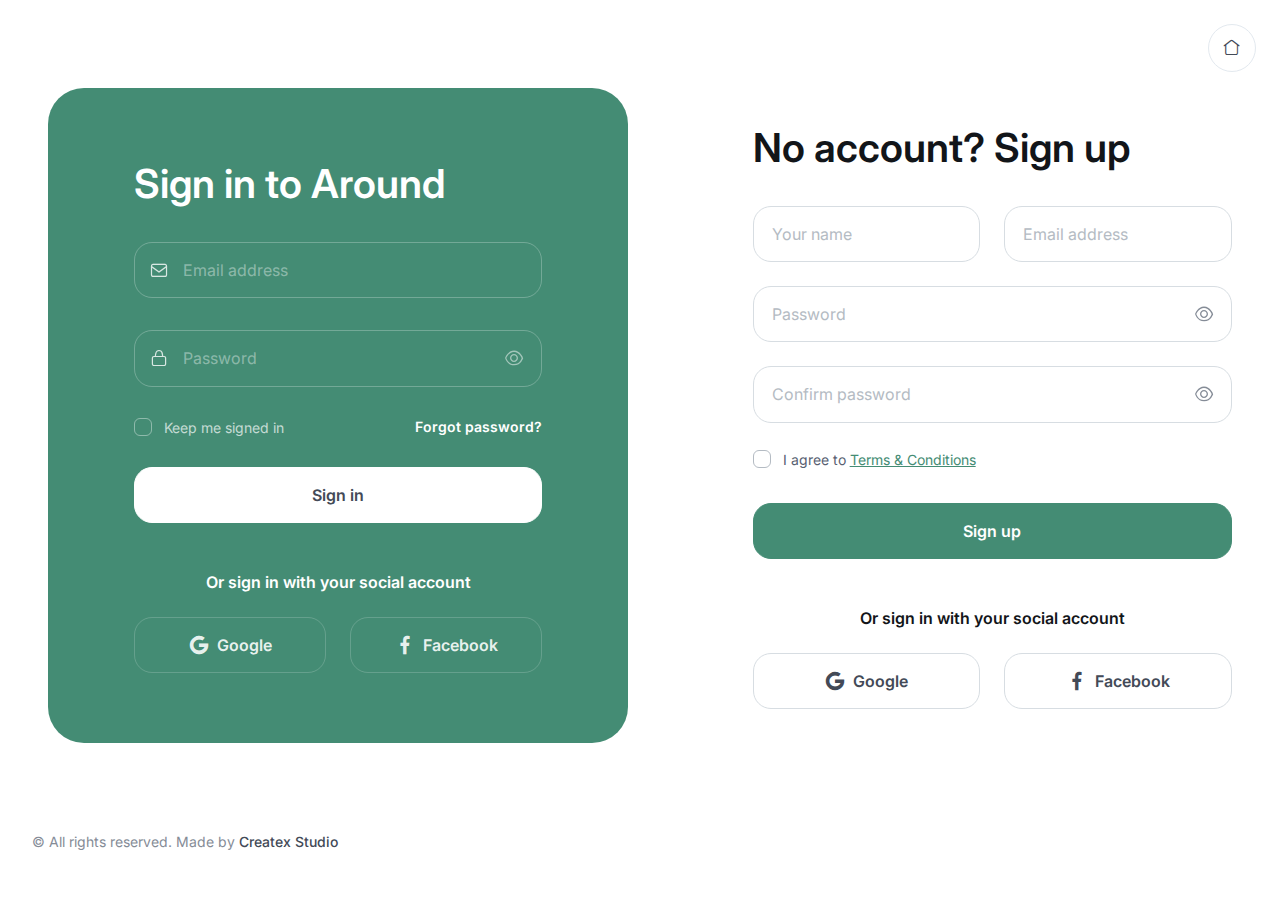
<file: account-signinup.html>
<!DOCTYPE html>
<html lang="en" data-bs-theme="light">
  <head>
    <meta charset="utf-8">

    <!-- Viewport -->
    <meta name="viewport" content="width=device-width, initial-scale=1, minimum-scale=1, maximum-scale=1, viewport-fit=cover">
    
    <!-- SEO meta tags -->
    <title>Around | Account - Sign In / Up</title>
    <meta name="description" content="Around - Multipurpose Bootstrap HTML Template">
    <meta name="keywords" content="bootstrap, business, corporate, coworking space, services, creative agency, dashboard, e-commerce, mobile app showcase, saas, multipurpose, product landing, shop, software, ui kit, web studio, landing, light and dark mode, html5, css3, javascript, gallery, slider, touch, creative">
    <meta name="author" content="Createx Studio">

    <!-- Webmanifest + Favicon / App icons -->
    <link rel="manifest" href="/manifest.json">
    <link rel="icon" type="image/png" href="assets/app-icons/icon-32x32.png" sizes="32x32">
    <link rel="apple-touch-icon" href="assets/app-icons/icon-180x180.png">
        
    <!-- Theme switcher (color modes) -->
    <script src="assets/js/theme-switcher.js"></script>

    <!-- Import Google font (Inter) -->
    <link rel="preconnect" href="https://fonts.googleapis.com">
    <link rel="preconnect" href="https://fonts.gstatic.com" crossorigin>
    <link href="https://fonts.googleapis.com/css2?family=Inter:wght@400;500;600;700;800&amp;display=swap" rel="stylesheet" id="google-font">

    <!-- Font icons -->
    <link rel="stylesheet" href="assets/icons/around-icons.min.css">

    <!-- Theme styles + Bootstrap -->
    <link rel="stylesheet" media="screen" href="assets/css/theme.min.css">

    <!-- Page loading styles -->
    <style>
      .page-loading {
        position: fixed;
        top: 0;
        right: 0;
        bottom: 0;
        left: 0;
        width: 100%;
        height: 100%;
        -webkit-transition: all .4s .2s ease-in-out;
        transition: all .4s .2s ease-in-out;
        background-color: #fff;
        opacity: 0;
        visibility: hidden;
        z-index: 9999;
      }
      [data-bs-theme="dark"] .page-loading {
        background-color: #121519;
      }
      .page-loading.active {
        opacity: 1;
        visibility: visible;
      }
      .page-loading-inner {
        position: absolute;
        top: 50%;
        left: 0;
        width: 100%;
        text-align: center;
        -webkit-transform: translateY(-50%);
        transform: translateY(-50%);
        -webkit-transition: opacity .2s ease-in-out;
        transition: opacity .2s ease-in-out;
        opacity: 0;
      }
      .page-loading.active > .page-loading-inner {
        opacity: 1;
      }
      .page-loading-inner > span {
        display: block;
        font-family: "Inter", sans-serif;
        font-size: 1rem;
        font-weight: normal;
        color: #6f788b;
      }
      [data-bs-theme="dark"] .page-loading-inner > span {
        color: #fff;
        opacity: .6;
      }
      .page-spinner {
        display: inline-block;
        width: 2.75rem;
        height: 2.75rem;
        margin-bottom: .75rem;
        vertical-align: text-bottom;
        background-color: #d7dde2; 
        border-radius: 50%;
        opacity: 0;
        -webkit-animation: spinner .75s linear infinite;
        animation: spinner .75s linear infinite;
      }
      [data-bs-theme="dark"] .page-spinner {
        background-color: rgba(255,255,255,.25);
      }
      @-webkit-keyframes spinner {
        0% {
          -webkit-transform: scale(0);
          transform: scale(0);
        }
        50% {
          opacity: 1;
          -webkit-transform: none;
          transform: none;
        }
      }
      @keyframes spinner {
        0% {
          -webkit-transform: scale(0);
          transform: scale(0);
        }
        50% {
          opacity: 1;
          -webkit-transform: none;
          transform: none;
        }
      }
    </style>

    <!-- Page loading scripts -->
    <script>
      (function () {
        window.onload = function () {
          const preloader = document.querySelector('.page-loading')
          preloader.classList.remove('active')
          setTimeout(function () {
            preloader.remove()
          }, 1500)
        }
      })()
    </script>
  </head>


  <!-- Body -->
  <body>


    <!-- Page loading spinner -->
    <div class="page-loading active">
      <div class="page-loading-inner">
        <div class="page-spinner"></div>
        <span>Loading...</span>
      </div>
    </div>


    <!-- Page wrapper -->
    <main class="page-wrapper">
      <div class="d-flex flex-column position-relative h-100 pt-5">

        <!-- Home button-->
        <a class="text-nav btn btn-icon bg-light border rounded-circle position-absolute top-0 end-0 z-2 p-0 mt-3 me-3 mt-sm-4 me-sm-4" href="index.html" data-bs-toggle="tooltip" data-bs-placement="left" title="Back to home" aria-label="Back to home">
          <i class="ai-home"></i>
        </a>

        <div class="container mt-auto">
          <div class="row align-items-center">

            <!-- Sign in form -->
            <div class="col-md-6 mb-5 mb-md-0">
              <div class="card border-0 bg-primary py-md-3 py-lg-4 px-lg-4 px-xl-5" data-bs-theme="dark">
                <div class="card-body">
                  <h1 class="py-2 pb-lg-3">Sign in to Around</h1>
                  <form>
                    <div class="pb-3 mb-3">
                      <div class="position-relative">
                        <i class="ai-mail fs-lg position-absolute top-50 start-0 translate-middle-y text-light opacity-80 ms-3"></i>
                        <input class="form-control form-control-lg ps-5" type="email" placeholder="Email address" required>
                      </div>
                    </div>
                    <div class="mb-4">
                      <div class="position-relative"><i class="ai-lock-closed fs-lg position-absolute top-50 start-0 translate-middle-y text-light opacity-80 ms-3"></i>
                        <div class="password-toggle">
                          <input class="form-control form-control-lg ps-5" type="password" placeholder="Password" required>
                          <label class="password-toggle-btn" aria-label="Show/hide password">
                            <input class="password-toggle-check" type="checkbox">
                            <span class="password-toggle-indicator"></span>
                          </label>
                        </div>
                      </div>
                    </div>
                    <div class="d-flex flex-wrap align-items-center justify-content-between pb-4">
                      <div class="form-check my-1">
                        <input class="form-check-input" type="checkbox" id="keep-signedin">
                        <label class="form-check-label ms-1" for="keep-signedin">Keep me signed in</label>
                      </div>
                      <a class="text-light fs-sm fw-semibold text-decoration-none my-1" href="account-password-recovery.html">Forgot password?</a>
                    </div>
                    <button class="btn btn-lg btn-light w-100 mb-4" type="submit">Sign in</button>

                    <!-- Sign in with social account -->
                    <h2 class="h6 text-center pt-3 pt-lg-4 mb-4">Or sign in with your social account</h2>
                    <div class="row row-cols-1 row-cols-sm-2 gy-3 pb-2">
                      <div class="col">
                        <a class="btn btn-icon btn-outline-secondary btn-google btn-lg w-100" href="#">
                          <i class="ai-google fs-xl me-2"></i>
                          Google
                        </a>
                      </div>
                      <div class="col">
                        <a class="btn btn-icon btn-outline-secondary btn-facebook btn-lg w-100" href="#">
                          <i class="ai-facebook fs-xl me-2"></i>
                          Facebook
                        </a>
                      </div>
                    </div>
                  </form>
                </div>
              </div>
            </div>
            <div class="col-md-6 col-xl-5 offset-xl-1">
              <div class="ps-md-3 ps-lg-5 ps-xl-0">
                <h2 class="h1 pb-2 pb-lg-3">No account? Sign up</h2>
                <form class="needs-validation" novalidate>
                  <div class="row row-cols-1 row-cols-sm-2 row-cols-md-1 row-cols-lg-2">
                    <div class="col mb-4">
                      <input class="form-control form-control-lg" type="text" placeholder="Your name" required>
                    </div>
                    <div class="col mb-4">
                      <input class="form-control form-control-lg" type="email" placeholder="Email address" required>
                    </div>
                  </div>
                  <div class="password-toggle mb-4">
                    <input class="form-control form-control-lg" type="password" placeholder="Password" required>
                    <label class="password-toggle-btn" aria-label="Show/hide password">
                      <input class="password-toggle-check" type="checkbox">
                      <span class="password-toggle-indicator"></span>
                    </label>
                  </div>
                  <div class="password-toggle mb-4">
                    <input class="form-control form-control-lg" type="password" placeholder="Confirm password" required>
                    <label class="password-toggle-btn" aria-label="Show/hide password">
                      <input class="password-toggle-check" type="checkbox">
                      <span class="password-toggle-indicator"></span>
                    </label>
                  </div>
                  <div class="pb-4">
                    <div class="form-check my-2">
                      <input class="form-check-input" type="checkbox" id="terms">
                      <label class="form-check-label ms-1" for="terms">I agree to <a href="#">Terms &amp; Conditions</a></label>
                    </div>
                  </div>
                  <button class="btn btn-lg btn-primary w-100 mb-4" type="submit">Sign up</button>

                  <!-- Sign in with social account -->
                  <h2 class="h6 text-center pt-3 pt-lg-4 mb-4">Or sign in with your social account</h2>
                  <div class="row row-cols-1 row-cols-sm-2 gy-3">
                    <div class="col">
                      <a class="btn btn-icon btn-outline-secondary btn-google btn-lg w-100" href="#">
                        <i class="ai-google fs-xl me-2"></i>
                        Google
                      </a>
                    </div>
                    <div class="col">
                      <a class="btn btn-icon btn-outline-secondary btn-facebook btn-lg w-100" href="#">
                        <i class="ai-facebook fs-xl me-2"></i>
                        Facebook
                      </a>
                    </div>
                  </div>
                </form>
              </div>
            </div>
          </div>
        </div>

        <!-- Copyright -->
        <div class="container nav fs-sm pt-5 mt-auto mb-5">
          <span class="text-body-secondary">&copy; All rights reserved. Made by</span><a class="nav-link d-inline-block p-0 ms-1" href="https://createx.studio/" target="_blank" rel="noopener">Createx Studio</a>
        </div>
      </div>
    </main>


    <!-- Back to top button -->
    <a class="btn-scroll-top" href="#top" data-scroll aria-label="Scroll back to top">
      <svg viewBox="0 0 40 40" fill="currentColor" xmlns="http://www.w3.org/2000/svg">
        <circle cx="20" cy="20" r="19" fill="none" stroke="currentColor" stroke-width="1.5" stroke-miterlimit="10"></circle>
      </svg>
      <i class="ai-arrow-up"></i>
    </a>


    <!-- Bootstrap + Theme scripts -->
    <script src="assets/js/theme.min.js"></script>
  </body>
</html>
</file>
<file: assets/icons/around-icons.min.css>
@font-face{font-family:around-icons;src:url(around-icons.woff2?29da402db6a4645f2ed69d761c35b60e) format("woff2")}[class*=" ai-"]:before,[class^=ai-]:before{-webkit-font-smoothing:antialiased;-moz-osx-font-smoothing:grayscale;font-family:around-icons!important;font-style:normal;font-variant:normal;font-weight:400!important;line-height:1;text-transform:none}.ai-activity:before{content:"\f101"}.ai-airbnb:before{content:"\f102"}.ai-align-center:before{content:"\f103"}.ai-align-justify:before{content:"\f104"}.ai-align-left:before{content:"\f105"}.ai-align-right:before{content:"\f106"}.ai-anchor:before{content:"\f107"}.ai-apple:before{content:"\f108"}.ai-archive:before{content:"\f109"}.ai-arrow-down-left:before{content:"\f10a"}.ai-arrow-down-right:before{content:"\f10b"}.ai-arrow-down:before{content:"\f10c"}.ai-arrow-left:before{content:"\f10d"}.ai-arrow-right:before{content:"\f10e"}.ai-arrow-up-left:before{content:"\f10f"}.ai-arrow-up-right:before{content:"\f110"}.ai-arrow-up:before{content:"\f111"}.ai-at:before{content:"\f112"}.ai-award:before{content:"\f113"}.ai-bar-chart-1:before{content:"\f114"}.ai-bar-chart-2:before{content:"\f115"}.ai-bar-chart-3:before{content:"\f116"}.ai-battery-1:before{content:"\f117"}.ai-battery-2:before{content:"\f118"}.ai-battery-3:before{content:"\f119"}.ai-battery-charge:before{content:"\f11a"}.ai-battery:before{content:"\f11b"}.ai-behance:before{content:"\f11c"}.ai-bell-minus:before{content:"\f11d"}.ai-bell-off:before{content:"\f11e"}.ai-bell-plus:before{content:"\f11f"}.ai-bell:before{content:"\f120"}.ai-blogger:before{content:"\f121"}.ai-bluetooth:before{content:"\f122"}.ai-body:before{content:"\f123"}.ai-book:before{content:"\f124"}.ai-bookmark-minus:before{content:"\f125"}.ai-bookmark-plus:before{content:"\f126"}.ai-bookmark:before{content:"\f127"}.ai-box:before{content:"\f128"}.ai-briefcase-plus:before{content:"\f129"}.ai-briefcase:before{content:"\f12a"}.ai-bulb-alt:before{content:"\f12b"}.ai-bulb:before{content:"\f12c"}.ai-cafe:before{content:"\f12d"}.ai-calendar-check:before{content:"\f12e"}.ai-calendar-minus:before{content:"\f12f"}.ai-calendar-plus:before{content:"\f130"}.ai-calendar-x:before{content:"\f131"}.ai-calendar:before{content:"\f132"}.ai-camera-off:before{content:"\f133"}.ai-camera:before{content:"\f134"}.ai-canteen:before{content:"\f135"}.ai-capsule:before{content:"\f136"}.ai-card:before{content:"\f137"}.ai-cart:before{content:"\f138"}.ai-cast:before{content:"\f139"}.ai-chart:before{content:"\f13a"}.ai-chat:before{content:"\f13b"}.ai-check-alt:before{content:"\f13c"}.ai-check:before{content:"\f13d"}.ai-checks:before{content:"\f13e"}.ai-chevron-down:before{content:"\f13f"}.ai-chevron-left:before{content:"\f140"}.ai-chevron-right:before{content:"\f141"}.ai-chevron-up:before{content:"\f142"}.ai-chevrons-down:before{content:"\f143"}.ai-chevrons-left:before{content:"\f144"}.ai-chevrons-right:before{content:"\f145"}.ai-chevrons-up:before{content:"\f146"}.ai-chip:before{content:"\f147"}.ai-circle-alert:before{content:"\f148"}.ai-circle-arrow-down:before{content:"\f149"}.ai-circle-arrow-left:before{content:"\f14a"}.ai-circle-arrow-right:before{content:"\f14b"}.ai-circle-arrow-up:before{content:"\f14c"}.ai-circle-check-filled:before{content:"\f14d"}.ai-circle-check:before{content:"\f14e"}.ai-circle-help:before{content:"\f14f"}.ai-circle-info:before{content:"\f150"}.ai-circle-minus:before{content:"\f151"}.ai-circle-plus:before{content:"\f152"}.ai-circle-slash:before{content:"\f153"}.ai-circle-x:before{content:"\f154"}.ai-clipboard:before{content:"\f155"}.ai-clock:before{content:"\f156"}.ai-cloud-download:before{content:"\f157"}.ai-cloud-drizzle:before{content:"\f158"}.ai-cloud-lightning:before{content:"\f159"}.ai-cloud-rain:before{content:"\f15a"}.ai-cloud-snow:before{content:"\f15b"}.ai-cloud-upload:before{content:"\f15c"}.ai-cloud:before{content:"\f15d"}.ai-code-curly:before{content:"\f15e"}.ai-code:before{content:"\f15f"}.ai-codepen:before{content:"\f160"}.ai-collapse:before{content:"\f161"}.ai-command:before{content:"\f162"}.ai-compass:before{content:"\f163"}.ai-copy:before{content:"\f164"}.ai-crop:before{content:"\f165"}.ai-cross-alt:before{content:"\f166"}.ai-cross:before{content:"\f167"}.ai-crosshair:before{content:"\f168"}.ai-cup-hot:before{content:"\f169"}.ai-cup:before{content:"\f16a"}.ai-dashboard:before{content:"\f16b"}.ai-database:before{content:"\f16c"}.ai-delete:before{content:"\f16d"}.ai-disc:before{content:"\f16e"}.ai-discord:before{content:"\f16f"}.ai-discount:before{content:"\f170"}.ai-dislike:before{content:"\f171"}.ai-disqus:before{content:"\f172"}.ai-dollar:before{content:"\f173"}.ai-dots-horizontal:before{content:"\f174"}.ai-dots-vertical:before{content:"\f175"}.ai-dots:before{content:"\f176"}.ai-download:before{content:"\f177"}.ai-drawer:before{content:"\f178"}.ai-dribbble:before{content:"\f179"}.ai-drop:before{content:"\f17a"}.ai-dropbox:before{content:"\f17b"}.ai-droplet:before{content:"\f17c"}.ai-edit-alt:before{content:"\f17d"}.ai-edit:before{content:"\f17e"}.ai-emoji-happy:before{content:"\f17f"}.ai-emoji-meh:before{content:"\f180"}.ai-emoji-sad:before{content:"\f181"}.ai-emoji-smile:before{content:"\f182"}.ai-emoji-surprise:before{content:"\f183"}.ai-evernote:before{content:"\f184"}.ai-expand:before{content:"\f185"}.ai-external-link:before{content:"\f186"}.ai-facebook:before{content:"\f187"}.ai-fast-forward:before{content:"\f188"}.ai-file-minus:before{content:"\f189"}.ai-file-plus:before{content:"\f18a"}.ai-file-text:before{content:"\f18b"}.ai-file:before{content:"\f18c"}.ai-filter:before{content:"\f18d"}.ai-flag:before{content:"\f18e"}.ai-flickr:before{content:"\f18f"}.ai-flower:before{content:"\f190"}.ai-folder-minus:before{content:"\f191"}.ai-folder-plus:before{content:"\f192"}.ai-folder:before{content:"\f193"}.ai-foursquare:before{content:"\f194"}.ai-fruit:before{content:"\f195"}.ai-gift:before{content:"\f196"}.ai-github:before{content:"\f197"}.ai-globe:before{content:"\f198"}.ai-google-drive:before{content:"\f199"}.ai-google-play:before{content:"\f19a"}.ai-google:before{content:"\f19b"}.ai-grid:before{content:"\f19c"}.ai-hangouts:before{content:"\f19d"}.ai-hard-drive:before{content:"\f19e"}.ai-hashtag:before{content:"\f19f"}.ai-headphone:before{content:"\f1a0"}.ai-heart-alt:before{content:"\f1a1"}.ai-heart-filled:before{content:"\f1a2"}.ai-heart:before{content:"\f1a3"}.ai-help:before{content:"\f1a4"}.ai-hide:before{content:"\f1a5"}.ai-home:before{content:"\f1a6"}.ai-horizontal-align-center:before{content:"\f1a7"}.ai-horizontal-align-left:before{content:"\f1a8"}.ai-horizontal-align-right:before{content:"\f1a9"}.ai-image:before{content:"\f1aa"}.ai-inbox:before{content:"\f1ab"}.ai-instagram:before{content:"\f1ac"}.ai-joystick:before{content:"\f1ad"}.ai-key:before{content:"\f1ae"}.ai-kickstarter:before{content:"\f1af"}.ai-layer:before{content:"\f1b0"}.ai-layout-column:before{content:"\f1b1"}.ai-layout-grid:before{content:"\f1b2"}.ai-layout-row:before{content:"\f1b3"}.ai-layout-side:before{content:"\f1b4"}.ai-like:before{content:"\f1b5"}.ai-link:before{content:"\f1b6"}.ai-linkedin:before{content:"\f1b7"}.ai-list:before{content:"\f1b8"}.ai-lock-closed:before{content:"\f1b9"}.ai-lock-open:before{content:"\f1ba"}.ai-login:before{content:"\f1bb"}.ai-logout:before{content:"\f1bc"}.ai-mail-filled:before{content:"\f1bd"}.ai-mail:before{content:"\f1be"}.ai-map-pin:before{content:"\f1bf"}.ai-map:before{content:"\f1c0"}.ai-maximize:before{content:"\f1c1"}.ai-medium:before{content:"\f1c2"}.ai-menu:before{content:"\f1c3"}.ai-message-minus:before{content:"\f1c4"}.ai-message-plus:before{content:"\f1c5"}.ai-message:before{content:"\f1c6"}.ai-messages:before{content:"\f1c7"}.ai-messenger:before{content:"\f1c8"}.ai-microphone-off:before{content:"\f1c9"}.ai-microphone:before{content:"\f1ca"}.ai-minimize:before{content:"\f1cb"}.ai-mobile:before{content:"\f1cc"}.ai-monitor:before{content:"\f1cd"}.ai-moon:before{content:"\f1ce"}.ai-movie:before{content:"\f1cf"}.ai-music:before{content:"\f1d0"}.ai-note:before{content:"\f1d1"}.ai-octagon-alert:before{content:"\f1d2"}.ai-octagon:before{content:"\f1d3"}.ai-odnoklassniki:before{content:"\f1d4"}.ai-open-book:before{content:"\f1d5"}.ai-paint-roll:before{content:"\f1d6"}.ai-paperclip:before{content:"\f1d7"}.ai-parking:before{content:"\f1d8"}.ai-patreon:before{content:"\f1d9"}.ai-pause:before{content:"\f1da"}.ai-paypal:before{content:"\f1db"}.ai-pen:before{content:"\f1dc"}.ai-pencil:before{content:"\f1dd"}.ai-phone-call:before{content:"\f1de"}.ai-phone-in:before{content:"\f1df"}.ai-phone-out:before{content:"\f1e0"}.ai-phone-x:before{content:"\f1e1"}.ai-phone:before{content:"\f1e2"}.ai-pie-chart:before{content:"\f1e3"}.ai-pin:before{content:"\f1e4"}.ai-pinterest:before{content:"\f1e5"}.ai-planet:before{content:"\f1e6"}.ai-play-filled:before{content:"\f1e7"}.ai-play-next:before{content:"\f1e8"}.ai-play-previous:before{content:"\f1e9"}.ai-play:before{content:"\f1ea"}.ai-plug:before{content:"\f1eb"}.ai-plus:before{content:"\f1ec"}.ai-power:before{content:"\f1ed"}.ai-printer:before{content:"\f1ee"}.ai-pulse:before{content:"\f1ef"}.ai-quora:before{content:"\f1f0"}.ai-quotes:before{content:"\f1f1"}.ai-reddit:before{content:"\f1f2"}.ai-redo:before{content:"\f1f3"}.ai-refresh:before{content:"\f1f4"}.ai-repeat:before{content:"\f1f5"}.ai-rewind:before{content:"\f1f6"}.ai-rocket:before{content:"\f1f7"}.ai-rotate-left:before{content:"\f1f8"}.ai-rotate-right:before{content:"\f1f9"}.ai-rss:before{content:"\f1fa"}.ai-rug:before{content:"\f1fb"}.ai-save:before{content:"\f1fc"}.ai-scan:before{content:"\f1fd"}.ai-search-settings:before{content:"\f1fe"}.ai-search:before{content:"\f1ff"}.ai-send:before{content:"\f200"}.ai-server:before{content:"\f201"}.ai-settings-filled:before{content:"\f202"}.ai-settings:before{content:"\f203"}.ai-share:before{content:"\f204"}.ai-shield:before{content:"\f205"}.ai-shopping-bag:before{content:"\f206"}.ai-show:before{content:"\f207"}.ai-shower:before{content:"\f208"}.ai-shuffle:before{content:"\f209"}.ai-skype:before{content:"\f20a"}.ai-slack:before{content:"\f20b"}.ai-slider:before{content:"\f20c"}.ai-snapchat:before{content:"\f20d"}.ai-sofa:before{content:"\f20e"}.ai-soundcloud:before{content:"\f20f"}.ai-spa:before{content:"\f210"}.ai-space:before{content:"\f211"}.ai-speaker:before{content:"\f212"}.ai-spotify:before{content:"\f213"}.ai-square-info:before{content:"\f214"}.ai-square-minus:before{content:"\f215"}.ai-square-plus:before{content:"\f216"}.ai-square-x:before{content:"\f217"}.ai-square:before{content:"\f218"}.ai-stack-overflow:before{content:"\f219"}.ai-stairs:before{content:"\f21a"}.ai-star-filled:before{content:"\f21b"}.ai-star-half:before{content:"\f21c"}.ai-star:before{content:"\f21d"}.ai-steam:before{content:"\f21e"}.ai-sticker:before{content:"\f21f"}.ai-stones:before{content:"\f220"}.ai-sun:before{content:"\f221"}.ai-table-column:before{content:"\f222"}.ai-table-row:before{content:"\f223"}.ai-table:before{content:"\f224"}.ai-tablet:before{content:"\f225"}.ai-tag:before{content:"\f226"}.ai-target:before{content:"\f227"}.ai-telegram:before{content:"\f228"}.ai-terminal:before{content:"\f229"}.ai-tiktok:before{content:"\f22a"}.ai-time:before{content:"\f22b"}.ai-tinder:before{content:"\f22c"}.ai-toggle-left:before{content:"\f22d"}.ai-toggle-right:before{content:"\f22e"}.ai-tool:before{content:"\f22f"}.ai-towel:before{content:"\f230"}.ai-trash:before{content:"\f231"}.ai-trello:before{content:"\f232"}.ai-triangle-alert:before{content:"\f233"}.ai-triangle:before{content:"\f234"}.ai-tumblr:before{content:"\f235"}.ai-twitch:before{content:"\f236"}.ai-undo:before{content:"\f237"}.ai-upload:before{content:"\f238"}.ai-user-check:before{content:"\f239"}.ai-user-group:before{content:"\f23a"}.ai-user-minus:before{content:"\f23b"}.ai-user-plus:before{content:"\f23c"}.ai-user-x:before{content:"\f23d"}.ai-user:before{content:"\f23e"}.ai-vertical-align-bottom:before{content:"\f23f"}.ai-vertical-align-center:before{content:"\f240"}.ai-vertical-align-top:before{content:"\f241"}.ai-viber:before{content:"\f242"}.ai-video-off:before{content:"\f243"}.ai-video:before{content:"\f244"}.ai-vimeo:before{content:"\f245"}.ai-vk:before{content:"\f246"}.ai-volume-1:before{content:"\f247"}.ai-volume-2:before{content:"\f248"}.ai-volume-x:before{content:"\f249"}.ai-volume:before{content:"\f24a"}.ai-vote-down:before{content:"\f24b"}.ai-vote-up:before{content:"\f24c"}.ai-wallet:before{content:"\f24d"}.ai-wechat:before{content:"\f24e"}.ai-weight:before{content:"\f24f"}.ai-whatsapp:before{content:"\f250"}.ai-wifi-off:before{content:"\f251"}.ai-wifi:before{content:"\f252"}.ai-wordpress:before{content:"\f253"}.ai-x:before{content:"\f254"}.ai-xing:before{content:"\f255"}.ai-yelp:before{content:"\f256"}.ai-youtube:before{content:"\f257"}.ai-zoom-in:before{content:"\f258"}.ai-zoom-out:before{content:"\f259"}.ai-zoom:before{content:"\f25a"}
</file>
<file: assets/css/theme.min.css>
.text-gradient{background:linear-gradient(90.72deg, #cbfdb1 3.49%, #acbff1 50.67%, #efa7ec 100.79%);-webkit-background-clip:text;-webkit-text-fill-color:rgba(0,0,0,0)}[class^=rounded-].overflow-hidden,[class*=" rounded-"].overflow-hidden{transform:translateZ(0)}[data-bs-theme=dark] .d-dark-mode-none{display:none !important}[data-bs-theme=dark] .d-dark-mode-block{display:block !important}[data-bs-theme=dark] .d-dark-mode-inline{display:inline !important}[data-bs-theme=dark] .d-dark-mode-inline-block{display:inline-block !important}[data-bs-theme=dark] .d-dark-mode-inline-flex{display:inline-flex !important}[data-bs-theme=dark] .d-dark-mode-flex{display:flex !important}[data-bs-theme=dark] .border-dashed:not([data-bs-theme=light]){border-color:rgba(255,255,255,.18) !important}[data-bs-theme=dark] .text-dark:not(.badge):not([data-bs-theme=light]){color:rgba(var(--ar-light-rgb), var(--ar-text-opacity)) !important}[data-bs-theme=dark] .border-dark:not(.badge):not([data-bs-theme=light]){border-color:var(--ar-gray-800) !important}[data-bs-theme=dark] .bg-light:not(.badge):not([data-bs-theme=light]){background-color:var(--ar-dark) !important}[data-bs-theme=dark] .bg-white.badge:not([data-bs-theme=light]),[data-bs-theme=dark] .bg-light.badge:not([data-bs-theme=light]){color:#434a57}[data-bs-theme=dark] .text-dark-mode-dark{color:var(--ar-dark) !important}[data-bs-theme=dark] .bg-secondary{background-color:var(--ar-secondary-bg) !important}[data-bs-theme=dark] body.bg-secondary{background-color:#191c20 !important}[data-bs-theme=dark] .bg-secondary.badge:not([data-bs-theme=light]){background-color:var(--ar-gray-200) !important}[data-bs-theme=dark] .shadow:not([data-bs-theme=light]){box-shadow:0 .4375rem 1.25rem rgba(0,0,0,.4) !important}[data-bs-theme=dark] .shadow-sm:not([data-bs-theme=light]){box-shadow:0 .4375rem 1.25rem rgba(0,0,0,.4) !important}[data-bs-theme=dark] .shadow-lg:not([data-bs-theme=light]){box-shadow:0 .4375rem 1.25rem rgba(0,0,0,.4) !important}:root,[data-bs-theme=light]{--ar-gray-100: #f6f9fc;--ar-gray-200: #edf1f5;--ar-gray-300: #e3e9ef;--ar-gray-400: #d7dde2;--ar-gray-500: #b4bbc3;--ar-gray-600: #858c97;--ar-gray-700: #576071;--ar-gray-800: #434a57;--ar-gray-900: #121519;--ar-primary: #448c74;--ar-secondary: #edf1f5;--ar-success: #3fca90;--ar-info: #3f7fca;--ar-warning: #edcb50;--ar-danger: #ed5050;--ar-light: #fff;--ar-dark: #121519;--ar-primary-rgb: 68, 140, 116;--ar-secondary-rgb: 237, 241, 245;--ar-success-rgb: 63, 202, 144;--ar-info-rgb: 63, 127, 202;--ar-warning-rgb: 237, 203, 80;--ar-danger-rgb: 237, 80, 80;--ar-light-rgb: 255, 255, 255;--ar-dark-rgb: 18, 21, 25;--ar-primary-text-emphasis: #336a58;--ar-secondary-text-emphasis: #576071;--ar-success-text-emphasis: #2ea875;--ar-info-text-emphasis: #2e66a8;--ar-warning-text-emphasis: #e8bd22;--ar-danger-text-emphasis: #e82222;--ar-light-text-emphasis: #576071;--ar-dark-text-emphasis: #121519;--ar-primary-bg-subtle: #ecf4f1;--ar-secondary-bg-subtle: #f6f9fc;--ar-success-bg-subtle: #ecfaf4;--ar-info-bg-subtle: #ecf2fa;--ar-warning-bg-subtle: #fdfaee;--ar-danger-bg-subtle: #fdeeee;--ar-light-bg-subtle: #fff;--ar-dark-bg-subtle: #ececed;--ar-primary-border-subtle: #dae8e3;--ar-secondary-border-subtle: #edf1f5;--ar-success-border-subtle: #d9f4e9;--ar-info-border-subtle: #d9e5f4;--ar-warning-border-subtle: #fbf5dc;--ar-danger-border-subtle: #fbdcdc;--ar-light-border-subtle: #f6f9fc;--ar-dark-border-subtle: #edf1f5;--ar-white-rgb: 255, 255, 255;--ar-black-rgb: 0, 0, 0;--ar-font-sans-serif: "Inter", sans-serif;--ar-font-monospace: SFMono-Regular, Menlo, Monaco, Consolas, "Liberation Mono", "Courier New", monospace;--ar-gradient: linear-gradient(180deg, rgba(255, 255, 255, 0.15), rgba(255, 255, 255, 0));--ar-root-font-size: 1rem;--ar-body-font-family: var(--ar-font-sans-serif);--ar-body-font-size:1rem;--ar-body-font-weight: 400;--ar-body-line-height: 1.5;--ar-body-color: #576071;--ar-body-color-rgb: 87, 96, 113;--ar-body-bg: #fff;--ar-body-bg-rgb: 255, 255, 255;--ar-emphasis-color: #000;--ar-emphasis-color-rgb: 0, 0, 0;--ar-secondary-color: #858c97;--ar-secondary-color-rgb: 133, 140, 151;--ar-secondary-bg: #edf1f5;--ar-secondary-bg-rgb: 237, 241, 245;--ar-tertiary-color: rgba(87, 96, 113, 0.5);--ar-tertiary-color-rgb: 87, 96, 113;--ar-tertiary-bg: #f6f9fc;--ar-tertiary-bg-rgb: 246, 249, 252;--ar-heading-color: var(--ar-gray-900);--ar-link-color: #448c74;--ar-link-color-rgb: 68, 140, 116;--ar-link-decoration: underline;--ar-link-hover-color: #37715d;--ar-link-hover-color-rgb: 55, 113, 93;--ar-link-hover-decoration: none;--ar-code-color: #e3116c;--ar-highlight-color: #576071;--ar-highlight-bg: #fff3cd;--ar-border-width: 1px;--ar-border-style: solid;--ar-border-color: #e3e9ef;--ar-border-color-translucent: rgba(0, 0, 0, 0.1);--ar-border-radius: 1rem;--ar-border-radius-sm: calc(var(--ar-border-radius) * 0.75);--ar-border-radius-lg: calc(var(--ar-border-radius) * 1.125);--ar-border-radius-xl: calc(var(--ar-border-radius) * 1.5);--ar-border-radius-xxl: calc(var(--ar-border-radius) * 2.25);--ar-border-radius-2xl: var(--ar-border-radius-xxl);--ar-border-radius-pill: 50rem;--ar-box-shadow: 0 0.4375rem 1.25rem rgba(208, 208, 196, 0.32);--ar-box-shadow-sm: 0 0.375rem 0.75rem -0.125rem rgba(208, 208, 196, 0.24);--ar-box-shadow-lg: 0 0.5rem 1.75rem -0.125rem rgba(208, 208, 196, 0.48);--ar-box-shadow-inset: inset 0 1px 2px rgba(0, 0, 0, 0.075);--ar-focus-ring-width: 0.25rem;--ar-focus-ring-opacity: 0.25;--ar-focus-ring-color: rgba(68, 140, 116, 0.25);--ar-form-valid-color: #3fca90;--ar-form-valid-border-color: #3fca90;--ar-form-invalid-color: #ed5050;--ar-form-invalid-border-color: #ed5050}[data-bs-theme=dark]{color-scheme:dark;--ar-body-color: rgba(255, 255, 255, 0.7);--ar-body-color-rgb: 255, 255, 255;--ar-body-bg: #121519;--ar-body-bg-rgb: 18, 21, 25;--ar-emphasis-color: #f6f9fc;--ar-emphasis-color-rgb: 246, 249, 252;--ar-secondary-color: rgba(255, 255, 255, 0.5);--ar-secondary-color-rgb: 255, 255, 255;--ar-secondary-bg: rgba(255, 255, 255, 0.03);--ar-secondary-bg-rgb: 255, 255, 255;--ar-tertiary-color: rgba(255, 255, 255, 0.4);--ar-tertiary-color-rgb: 255, 255, 255;--ar-tertiary-bg: rgba(255, 255, 255, 0.03);--ar-tertiary-bg-rgb: 255, 255, 255;--ar-primary-text-emphasis: #3c7b66;--ar-secondary-text-emphasis: #edf1f5;--ar-success-text-emphasis: #34bc83;--ar-info-text-emphasis: #3472bc;--ar-warning-text-emphasis: #ebc439;--ar-danger-text-emphasis: #eb3939;--ar-light-text-emphasis: #edf1f5;--ar-dark-text-emphasis: #fff;--ar-primary-bg-subtle: #0a1511;--ar-secondary-bg-subtle: #434a57;--ar-success-bg-subtle: #091e16;--ar-info-bg-subtle: #09131e;--ar-warning-bg-subtle: #241e0c;--ar-danger-bg-subtle: #240c0c;--ar-light-bg-subtle: #121519;--ar-dark-bg-subtle: #030304;--ar-primary-border-subtle: #142a23;--ar-secondary-border-subtle: #576071;--ar-success-border-subtle: #133d2b;--ar-info-border-subtle: #13263d;--ar-warning-border-subtle: #473d18;--ar-danger-border-subtle: #471818;--ar-light-border-subtle: #576071;--ar-dark-border-subtle: #434a57;--ar-heading-color: #fff;--ar-link-color: #8fbaac;--ar-link-hover-color: #a5c8bd;--ar-link-color-rgb: 143, 186, 172;--ar-link-hover-color-rgb: 165, 200, 189;--ar-code-color: #ee70a7;--ar-highlight-color: rgba(255, 255, 255, 0.7);--ar-highlight-bg: #664d03;--ar-border-color: rgba(255, 255, 255, 0.13);--ar-border-color-translucent: rgba(255, 255, 255, 0.15);--ar-form-valid-color: #3fca90;--ar-form-valid-border-color: #3fca90;--ar-form-invalid-color: #ed5050;--ar-form-invalid-border-color: #ed5050}*,*::before,*::after{box-sizing:border-box}:root{font-size:var(--ar-root-font-size)}body{margin:0;font-family:var(--ar-body-font-family);font-size:var(--ar-body-font-size);font-weight:var(--ar-body-font-weight);line-height:var(--ar-body-line-height);color:var(--ar-body-color);text-align:var(--ar-body-text-align);background-color:var(--ar-body-bg);-webkit-text-size-adjust:100%;-webkit-tap-highlight-color:rgba(0,0,0,0)}hr{margin:0 0;color:var(--ar-border-color);border:0;border-top:var(--ar-border-width) solid;opacity:1}h6,.h6,h5,.h5,h4,.h4,h3,.h3,h2,.h2,h1,.h1{margin-top:0;margin-bottom:1rem;font-weight:600;line-height:1.3;color:var(--ar-heading-color)}h1,.h1{font-size:calc(1.375rem + 1.5vw)}@media(min-width: 1200px){h1,.h1{font-size:2.5rem}}h2,.h2{font-size:calc(1.325rem + 0.9vw)}@media(min-width: 1200px){h2,.h2{font-size:2rem}}h3,.h3{font-size:calc(1.3rem + 0.6vw)}@media(min-width: 1200px){h3,.h3{font-size:1.75rem}}h4,.h4{font-size:calc(1.275rem + 0.3vw)}@media(min-width: 1200px){h4,.h4{font-size:1.5rem}}h5,.h5{font-size:1.25rem}h6,.h6{font-size:1rem}p{margin-top:0;margin-bottom:1.125rem}abbr[title]{-webkit-text-decoration:underline dotted;text-decoration:underline dotted;cursor:help;-webkit-text-decoration-skip-ink:none;text-decoration-skip-ink:none}address{margin-bottom:1rem;font-style:normal;line-height:inherit}ol,ul{padding-left:2rem}ol,ul,dl{margin-top:0;margin-bottom:1rem}ol ol,ul ul,ol ul,ul ol{margin-bottom:0}dt{font-weight:700}dd{margin-bottom:.5rem;margin-left:0}blockquote{margin:0 0 1rem}b,strong{font-weight:800}small,.small{font-size:0.875em}mark,.mark{padding:.1875em;color:var(--ar-highlight-color);background-color:var(--ar-highlight-bg)}sub,sup{position:relative;font-size:0.75em;line-height:0;vertical-align:baseline}sub{bottom:-0.25em}sup{top:-0.5em}a{color:rgba(var(--ar-link-color-rgb), var(--ar-link-opacity, 1));text-decoration:underline}a:hover{--ar-link-color-rgb: var(--ar-link-hover-color-rgb);text-decoration:none}a:not([href]):not([class]),a:not([href]):not([class]):hover{color:inherit;text-decoration:none}pre,code,kbd,samp{font-family:var(--ar-font-monospace);font-size:1em}pre{display:block;margin-top:0;margin-bottom:1rem;overflow:auto;font-size:0.875em;color:#fff}pre code{font-size:inherit;color:inherit;word-break:normal}code{font-size:0.875em;color:var(--ar-code-color);word-wrap:break-word}a>code{color:inherit}kbd{padding:.1875rem .375rem;font-size:0.875em;color:#fff;background-color:#010101;border-radius:calc(var(--ar-border-radius)*.75)}kbd kbd{padding:0;font-size:1em}figure{margin:0 0 1rem}img,svg{vertical-align:middle}table{caption-side:bottom;border-collapse:collapse}caption{padding-top:.75rem;padding-bottom:.75rem;color:var(--ar-secondary-color);text-align:left}th{font-weight:600;text-align:inherit;text-align:-webkit-match-parent}thead,tbody,tfoot,tr,td,th{border-color:inherit;border-style:solid;border-width:0}label{display:inline-block}button{border-radius:0}button:focus:not(:focus-visible){outline:0}input,button,select,optgroup,textarea{margin:0;font-family:inherit;font-size:inherit;line-height:inherit}button,select{text-transform:none}[role=button]{cursor:pointer}select{word-wrap:normal}select:disabled{opacity:1}[list]:not([type=date]):not([type=datetime-local]):not([type=month]):not([type=week]):not([type=time])::-webkit-calendar-picker-indicator{display:none !important}button,[type=button],[type=reset],[type=submit]{-webkit-appearance:button}button:not(:disabled),[type=button]:not(:disabled),[type=reset]:not(:disabled),[type=submit]:not(:disabled){cursor:pointer}::-moz-focus-inner{padding:0;border-style:none}textarea{resize:vertical}fieldset{min-width:0;padding:0;margin:0;border:0}legend{float:left;width:100%;padding:0;margin-bottom:.5rem;font-size:calc(1.275rem + 0.3vw);line-height:inherit}@media(min-width: 1200px){legend{font-size:1.5rem}}legend+*{clear:left}::-webkit-datetime-edit-fields-wrapper,::-webkit-datetime-edit-text,::-webkit-datetime-edit-minute,::-webkit-datetime-edit-hour-field,::-webkit-datetime-edit-day-field,::-webkit-datetime-edit-month-field,::-webkit-datetime-edit-year-field{padding:0}::-webkit-inner-spin-button{height:auto}[type=search]{-webkit-appearance:textfield;outline-offset:-2px}::-webkit-search-decoration{-webkit-appearance:none}::-webkit-color-swatch-wrapper{padding:0}::-webkit-file-upload-button{font:inherit;-webkit-appearance:button}::file-selector-button{font:inherit;-webkit-appearance:button}output{display:inline-block}iframe{border:0}summary{display:list-item;cursor:pointer}progress{vertical-align:baseline}[hidden]{display:none !important}.lead{font-size:calc(1.275rem + 0.3vw);font-weight:400}@media(min-width: 1200px){.lead{font-size:1.5rem}}.display-1{font-size:calc(1.625rem + 4.5vw);font-weight:600;line-height:1.3}@media(min-width: 1200px){.display-1{font-size:5rem}}.display-2{font-size:calc(1.575rem + 3.9vw);font-weight:600;line-height:1.3}@media(min-width: 1200px){.display-2{font-size:4.5rem}}.display-3{font-size:calc(1.525rem + 3.3vw);font-weight:600;line-height:1.3}@media(min-width: 1200px){.display-3{font-size:4rem}}.display-4{font-size:calc(1.475rem + 2.7vw);font-weight:600;line-height:1.3}@media(min-width: 1200px){.display-4{font-size:3.5rem}}.display-5{font-size:calc(1.425rem + 2.1vw);font-weight:600;line-height:1.3}@media(min-width: 1200px){.display-5{font-size:3rem}}.display-6{font-size:calc(1.3875rem + 1.65vw);font-weight:600;line-height:1.3}@media(min-width: 1200px){.display-6{font-size:2.625rem}}.list-unstyled{padding-left:0;list-style:none}.list-inline{padding-left:0;list-style:none}.list-inline-item{display:inline-block}.list-inline-item:not(:last-child){margin-right:1rem}.initialism{font-size:0.875em;text-transform:uppercase}.blockquote{margin-bottom:1rem;font-size:calc(1.275rem + 0.3vw)}@media(min-width: 1200px){.blockquote{font-size:1.5rem}}.blockquote>:last-child{margin-bottom:0}.blockquote-footer{margin-top:-1rem;margin-bottom:1rem;font-size:1rem;color:var(--ar-gray-900)}.blockquote-footer::before{content:"— "}.img-fluid{max-width:100%;height:auto}.img-thumbnail{padding:.75rem;background-color:rgba(0,0,0,0);border:var(--ar-border-width) solid var(--ar-border-color);border-radius:var(--ar-border-radius-2xl);max-width:100%;height:auto}.figure{display:inline-block}.figure-img{margin-bottom:.5rem;line-height:1}.figure-caption{font-size:calc(var(--ar-body-font-size) * 0.75);color:var(--ar-gray-600)}.container,.container-fluid,.container-xxl,.container-xl,.container-lg,.container-md,.container-sm{--ar-gutter-x: 2rem;--ar-gutter-y: 0;width:100%;padding-right:calc(var(--ar-gutter-x)*.5);padding-left:calc(var(--ar-gutter-x)*.5);margin-right:auto;margin-left:auto}@media(min-width: 576px){.container-sm,.container{max-width:95%}}@media(min-width: 768px){.container-md,.container-sm,.container{max-width:95%}}@media(min-width: 992px){.container-lg,.container-md,.container-sm,.container{max-width:95%}}@media(min-width: 1200px){.container-xl,.container-lg,.container-md,.container-sm,.container{max-width:95%}}@media(min-width: 1400px){.container-xxl,.container-xl,.container-lg,.container-md,.container-sm,.container{max-width:1328px}}:root{--ar-breakpoint-xs: 0;--ar-breakpoint-sm: 576px;--ar-breakpoint-md: 768px;--ar-breakpoint-lg: 992px;--ar-breakpoint-xl: 1200px;--ar-breakpoint-xxl: 1400px}.row{--ar-gutter-x: 1.5rem;--ar-gutter-y: 0;display:flex;flex-wrap:wrap;margin-top:calc(-1*var(--ar-gutter-y));margin-right:calc(-0.5*var(--ar-gutter-x));margin-left:calc(-0.5*var(--ar-gutter-x))}.row>*{flex-shrink:0;width:100%;max-width:100%;padding-right:calc(var(--ar-gutter-x)*.5);padding-left:calc(var(--ar-gutter-x)*.5);margin-top:var(--ar-gutter-y)}.col{flex:1 0 0%}.row-cols-auto>*{flex:0 0 auto;width:auto}.row-cols-1>*{flex:0 0 auto;width:100%}.row-cols-2>*{flex:0 0 auto;width:50%}.row-cols-3>*{flex:0 0 auto;width:33.33333333%}.row-cols-4>*{flex:0 0 auto;width:25%}.row-cols-5>*{flex:0 0 auto;width:20%}.row-cols-6>*{flex:0 0 auto;width:16.66666667%}.col-auto{flex:0 0 auto;width:auto}.col-1{flex:0 0 auto;width:8.33333333%}.col-2{flex:0 0 auto;width:16.66666667%}.col-3{flex:0 0 auto;width:25%}.col-4{flex:0 0 auto;width:33.33333333%}.col-5{flex:0 0 auto;width:41.66666667%}.col-6{flex:0 0 auto;width:50%}.col-7{flex:0 0 auto;width:58.33333333%}.col-8{flex:0 0 auto;width:66.66666667%}.col-9{flex:0 0 auto;width:75%}.col-10{flex:0 0 auto;width:83.33333333%}.col-11{flex:0 0 auto;width:91.66666667%}.col-12{flex:0 0 auto;width:100%}.offset-1{margin-left:8.33333333%}.offset-2{margin-left:16.66666667%}.offset-3{margin-left:25%}.offset-4{margin-left:33.33333333%}.offset-5{margin-left:41.66666667%}.offset-6{margin-left:50%}.offset-7{margin-left:58.33333333%}.offset-8{margin-left:66.66666667%}.offset-9{margin-left:75%}.offset-10{margin-left:83.33333333%}.offset-11{margin-left:91.66666667%}.g-0,.gx-0{--ar-gutter-x: 0}.g-0,.gy-0{--ar-gutter-y: 0}.g-1,.gx-1{--ar-gutter-x: 0.25rem}.g-1,.gy-1{--ar-gutter-y: 0.25rem}.g-2,.gx-2{--ar-gutter-x: 0.5rem}.g-2,.gy-2{--ar-gutter-y: 0.5rem}.g-3,.gx-3{--ar-gutter-x: 1rem}.g-3,.gy-3{--ar-gutter-y: 1rem}.g-4,.gx-4{--ar-gutter-x: 1.5rem}.g-4,.gy-4{--ar-gutter-y: 1.5rem}.g-5,.gx-5{--ar-gutter-x: 3rem}.g-5,.gy-5{--ar-gutter-y: 3rem}@media(min-width: 576px){.col-sm{flex:1 0 0%}.row-cols-sm-auto>*{flex:0 0 auto;width:auto}.row-cols-sm-1>*{flex:0 0 auto;width:100%}.row-cols-sm-2>*{flex:0 0 auto;width:50%}.row-cols-sm-3>*{flex:0 0 auto;width:33.33333333%}.row-cols-sm-4>*{flex:0 0 auto;width:25%}.row-cols-sm-5>*{flex:0 0 auto;width:20%}.row-cols-sm-6>*{flex:0 0 auto;width:16.66666667%}.col-sm-auto{flex:0 0 auto;width:auto}.col-sm-1{flex:0 0 auto;width:8.33333333%}.col-sm-2{flex:0 0 auto;width:16.66666667%}.col-sm-3{flex:0 0 auto;width:25%}.col-sm-4{flex:0 0 auto;width:33.33333333%}.col-sm-5{flex:0 0 auto;width:41.66666667%}.col-sm-6{flex:0 0 auto;width:50%}.col-sm-7{flex:0 0 auto;width:58.33333333%}.col-sm-8{flex:0 0 auto;width:66.66666667%}.col-sm-9{flex:0 0 auto;width:75%}.col-sm-10{flex:0 0 auto;width:83.33333333%}.col-sm-11{flex:0 0 auto;width:91.66666667%}.col-sm-12{flex:0 0 auto;width:100%}.offset-sm-0{margin-left:0}.offset-sm-1{margin-left:8.33333333%}.offset-sm-2{margin-left:16.66666667%}.offset-sm-3{margin-left:25%}.offset-sm-4{margin-left:33.33333333%}.offset-sm-5{margin-left:41.66666667%}.offset-sm-6{margin-left:50%}.offset-sm-7{margin-left:58.33333333%}.offset-sm-8{margin-left:66.66666667%}.offset-sm-9{margin-left:75%}.offset-sm-10{margin-left:83.33333333%}.offset-sm-11{margin-left:91.66666667%}.g-sm-0,.gx-sm-0{--ar-gutter-x: 0}.g-sm-0,.gy-sm-0{--ar-gutter-y: 0}.g-sm-1,.gx-sm-1{--ar-gutter-x: 0.25rem}.g-sm-1,.gy-sm-1{--ar-gutter-y: 0.25rem}.g-sm-2,.gx-sm-2{--ar-gutter-x: 0.5rem}.g-sm-2,.gy-sm-2{--ar-gutter-y: 0.5rem}.g-sm-3,.gx-sm-3{--ar-gutter-x: 1rem}.g-sm-3,.gy-sm-3{--ar-gutter-y: 1rem}.g-sm-4,.gx-sm-4{--ar-gutter-x: 1.5rem}.g-sm-4,.gy-sm-4{--ar-gutter-y: 1.5rem}.g-sm-5,.gx-sm-5{--ar-gutter-x: 3rem}.g-sm-5,.gy-sm-5{--ar-gutter-y: 3rem}}@media(min-width: 768px){.col-md{flex:1 0 0%}.row-cols-md-auto>*{flex:0 0 auto;width:auto}.row-cols-md-1>*{flex:0 0 auto;width:100%}.row-cols-md-2>*{flex:0 0 auto;width:50%}.row-cols-md-3>*{flex:0 0 auto;width:33.33333333%}.row-cols-md-4>*{flex:0 0 auto;width:25%}.row-cols-md-5>*{flex:0 0 auto;width:20%}.row-cols-md-6>*{flex:0 0 auto;width:16.66666667%}.col-md-auto{flex:0 0 auto;width:auto}.col-md-1{flex:0 0 auto;width:8.33333333%}.col-md-2{flex:0 0 auto;width:16.66666667%}.col-md-3{flex:0 0 auto;width:25%}.col-md-4{flex:0 0 auto;width:33.33333333%}.col-md-5{flex:0 0 auto;width:41.66666667%}.col-md-6{flex:0 0 auto;width:50%}.col-md-7{flex:0 0 auto;width:58.33333333%}.col-md-8{flex:0 0 auto;width:66.66666667%}.col-md-9{flex:0 0 auto;width:75%}.col-md-10{flex:0 0 auto;width:83.33333333%}.col-md-11{flex:0 0 auto;width:91.66666667%}.col-md-12{flex:0 0 auto;width:100%}.offset-md-0{margin-left:0}.offset-md-1{margin-left:8.33333333%}.offset-md-2{margin-left:16.66666667%}.offset-md-3{margin-left:25%}.offset-md-4{margin-left:33.33333333%}.offset-md-5{margin-left:41.66666667%}.offset-md-6{margin-left:50%}.offset-md-7{margin-left:58.33333333%}.offset-md-8{margin-left:66.66666667%}.offset-md-9{margin-left:75%}.offset-md-10{margin-left:83.33333333%}.offset-md-11{margin-left:91.66666667%}.g-md-0,.gx-md-0{--ar-gutter-x: 0}.g-md-0,.gy-md-0{--ar-gutter-y: 0}.g-md-1,.gx-md-1{--ar-gutter-x: 0.25rem}.g-md-1,.gy-md-1{--ar-gutter-y: 0.25rem}.g-md-2,.gx-md-2{--ar-gutter-x: 0.5rem}.g-md-2,.gy-md-2{--ar-gutter-y: 0.5rem}.g-md-3,.gx-md-3{--ar-gutter-x: 1rem}.g-md-3,.gy-md-3{--ar-gutter-y: 1rem}.g-md-4,.gx-md-4{--ar-gutter-x: 1.5rem}.g-md-4,.gy-md-4{--ar-gutter-y: 1.5rem}.g-md-5,.gx-md-5{--ar-gutter-x: 3rem}.g-md-5,.gy-md-5{--ar-gutter-y: 3rem}}@media(min-width: 992px){.col-lg{flex:1 0 0%}.row-cols-lg-auto>*{flex:0 0 auto;width:auto}.row-cols-lg-1>*{flex:0 0 auto;width:100%}.row-cols-lg-2>*{flex:0 0 auto;width:50%}.row-cols-lg-3>*{flex:0 0 auto;width:33.33333333%}.row-cols-lg-4>*{flex:0 0 auto;width:25%}.row-cols-lg-5>*{flex:0 0 auto;width:20%}.row-cols-lg-6>*{flex:0 0 auto;width:16.66666667%}.col-lg-auto{flex:0 0 auto;width:auto}.col-lg-1{flex:0 0 auto;width:8.33333333%}.col-lg-2{flex:0 0 auto;width:16.66666667%}.col-lg-3{flex:0 0 auto;width:25%}.col-lg-4{flex:0 0 auto;width:33.33333333%}.col-lg-5{flex:0 0 auto;width:41.66666667%}.col-lg-6{flex:0 0 auto;width:50%}.col-lg-7{flex:0 0 auto;width:58.33333333%}.col-lg-8{flex:0 0 auto;width:66.66666667%}.col-lg-9{flex:0 0 auto;width:75%}.col-lg-10{flex:0 0 auto;width:83.33333333%}.col-lg-11{flex:0 0 auto;width:91.66666667%}.col-lg-12{flex:0 0 auto;width:100%}.offset-lg-0{margin-left:0}.offset-lg-1{margin-left:8.33333333%}.offset-lg-2{margin-left:16.66666667%}.offset-lg-3{margin-left:25%}.offset-lg-4{margin-left:33.33333333%}.offset-lg-5{margin-left:41.66666667%}.offset-lg-6{margin-left:50%}.offset-lg-7{margin-left:58.33333333%}.offset-lg-8{margin-left:66.66666667%}.offset-lg-9{margin-left:75%}.offset-lg-10{margin-left:83.33333333%}.offset-lg-11{margin-left:91.66666667%}.g-lg-0,.gx-lg-0{--ar-gutter-x: 0}.g-lg-0,.gy-lg-0{--ar-gutter-y: 0}.g-lg-1,.gx-lg-1{--ar-gutter-x: 0.25rem}.g-lg-1,.gy-lg-1{--ar-gutter-y: 0.25rem}.g-lg-2,.gx-lg-2{--ar-gutter-x: 0.5rem}.g-lg-2,.gy-lg-2{--ar-gutter-y: 0.5rem}.g-lg-3,.gx-lg-3{--ar-gutter-x: 1rem}.g-lg-3,.gy-lg-3{--ar-gutter-y: 1rem}.g-lg-4,.gx-lg-4{--ar-gutter-x: 1.5rem}.g-lg-4,.gy-lg-4{--ar-gutter-y: 1.5rem}.g-lg-5,.gx-lg-5{--ar-gutter-x: 3rem}.g-lg-5,.gy-lg-5{--ar-gutter-y: 3rem}}@media(min-width: 1200px){.col-xl{flex:1 0 0%}.row-cols-xl-auto>*{flex:0 0 auto;width:auto}.row-cols-xl-1>*{flex:0 0 auto;width:100%}.row-cols-xl-2>*{flex:0 0 auto;width:50%}.row-cols-xl-3>*{flex:0 0 auto;width:33.33333333%}.row-cols-xl-4>*{flex:0 0 auto;width:25%}.row-cols-xl-5>*{flex:0 0 auto;width:20%}.row-cols-xl-6>*{flex:0 0 auto;width:16.66666667%}.col-xl-auto{flex:0 0 auto;width:auto}.col-xl-1{flex:0 0 auto;width:8.33333333%}.col-xl-2{flex:0 0 auto;width:16.66666667%}.col-xl-3{flex:0 0 auto;width:25%}.col-xl-4{flex:0 0 auto;width:33.33333333%}.col-xl-5{flex:0 0 auto;width:41.66666667%}.col-xl-6{flex:0 0 auto;width:50%}.col-xl-7{flex:0 0 auto;width:58.33333333%}.col-xl-8{flex:0 0 auto;width:66.66666667%}.col-xl-9{flex:0 0 auto;width:75%}.col-xl-10{flex:0 0 auto;width:83.33333333%}.col-xl-11{flex:0 0 auto;width:91.66666667%}.col-xl-12{flex:0 0 auto;width:100%}.offset-xl-0{margin-left:0}.offset-xl-1{margin-left:8.33333333%}.offset-xl-2{margin-left:16.66666667%}.offset-xl-3{margin-left:25%}.offset-xl-4{margin-left:33.33333333%}.offset-xl-5{margin-left:41.66666667%}.offset-xl-6{margin-left:50%}.offset-xl-7{margin-left:58.33333333%}.offset-xl-8{margin-left:66.66666667%}.offset-xl-9{margin-left:75%}.offset-xl-10{margin-left:83.33333333%}.offset-xl-11{margin-left:91.66666667%}.g-xl-0,.gx-xl-0{--ar-gutter-x: 0}.g-xl-0,.gy-xl-0{--ar-gutter-y: 0}.g-xl-1,.gx-xl-1{--ar-gutter-x: 0.25rem}.g-xl-1,.gy-xl-1{--ar-gutter-y: 0.25rem}.g-xl-2,.gx-xl-2{--ar-gutter-x: 0.5rem}.g-xl-2,.gy-xl-2{--ar-gutter-y: 0.5rem}.g-xl-3,.gx-xl-3{--ar-gutter-x: 1rem}.g-xl-3,.gy-xl-3{--ar-gutter-y: 1rem}.g-xl-4,.gx-xl-4{--ar-gutter-x: 1.5rem}.g-xl-4,.gy-xl-4{--ar-gutter-y: 1.5rem}.g-xl-5,.gx-xl-5{--ar-gutter-x: 3rem}.g-xl-5,.gy-xl-5{--ar-gutter-y: 3rem}}@media(min-width: 1400px){.col-xxl{flex:1 0 0%}.row-cols-xxl-auto>*{flex:0 0 auto;width:auto}.row-cols-xxl-1>*{flex:0 0 auto;width:100%}.row-cols-xxl-2>*{flex:0 0 auto;width:50%}.row-cols-xxl-3>*{flex:0 0 auto;width:33.33333333%}.row-cols-xxl-4>*{flex:0 0 auto;width:25%}.row-cols-xxl-5>*{flex:0 0 auto;width:20%}.row-cols-xxl-6>*{flex:0 0 auto;width:16.66666667%}.col-xxl-auto{flex:0 0 auto;width:auto}.col-xxl-1{flex:0 0 auto;width:8.33333333%}.col-xxl-2{flex:0 0 auto;width:16.66666667%}.col-xxl-3{flex:0 0 auto;width:25%}.col-xxl-4{flex:0 0 auto;width:33.33333333%}.col-xxl-5{flex:0 0 auto;width:41.66666667%}.col-xxl-6{flex:0 0 auto;width:50%}.col-xxl-7{flex:0 0 auto;width:58.33333333%}.col-xxl-8{flex:0 0 auto;width:66.66666667%}.col-xxl-9{flex:0 0 auto;width:75%}.col-xxl-10{flex:0 0 auto;width:83.33333333%}.col-xxl-11{flex:0 0 auto;width:91.66666667%}.col-xxl-12{flex:0 0 auto;width:100%}.offset-xxl-0{margin-left:0}.offset-xxl-1{margin-left:8.33333333%}.offset-xxl-2{margin-left:16.66666667%}.offset-xxl-3{margin-left:25%}.offset-xxl-4{margin-left:33.33333333%}.offset-xxl-5{margin-left:41.66666667%}.offset-xxl-6{margin-left:50%}.offset-xxl-7{margin-left:58.33333333%}.offset-xxl-8{margin-left:66.66666667%}.offset-xxl-9{margin-left:75%}.offset-xxl-10{margin-left:83.33333333%}.offset-xxl-11{margin-left:91.66666667%}.g-xxl-0,.gx-xxl-0{--ar-gutter-x: 0}.g-xxl-0,.gy-xxl-0{--ar-gutter-y: 0}.g-xxl-1,.gx-xxl-1{--ar-gutter-x: 0.25rem}.g-xxl-1,.gy-xxl-1{--ar-gutter-y: 0.25rem}.g-xxl-2,.gx-xxl-2{--ar-gutter-x: 0.5rem}.g-xxl-2,.gy-xxl-2{--ar-gutter-y: 0.5rem}.g-xxl-3,.gx-xxl-3{--ar-gutter-x: 1rem}.g-xxl-3,.gy-xxl-3{--ar-gutter-y: 1rem}.g-xxl-4,.gx-xxl-4{--ar-gutter-x: 1.5rem}.g-xxl-4,.gy-xxl-4{--ar-gutter-y: 1.5rem}.g-xxl-5,.gx-xxl-5{--ar-gutter-x: 3rem}.g-xxl-5,.gy-xxl-5{--ar-gutter-y: 3rem}}.table{--ar-table-color-type: initial;--ar-table-bg-type: initial;--ar-table-color-state: initial;--ar-table-bg-state: initial;--ar-table-color: var(--ar-body-color);--ar-table-bg: var(--ar-body-bg);--ar-table-border-color: var(--ar-border-color);--ar-table-accent-bg: transparent;--ar-table-striped-color: var(--ar-body-color);--ar-table-striped-bg: rgba(var(--ar-emphasis-color-rgb), 0.0375);--ar-table-active-color: var(--ar-body-color);--ar-table-active-bg: rgba(var(--ar-emphasis-color-rgb), 0.05);--ar-table-hover-color: var(--ar-body-color);--ar-table-hover-bg: rgba(var(--ar-emphasis-color-rgb), 0.05);width:100%;margin-bottom:1rem;vertical-align:top;border-color:var(--ar-table-border-color)}.table>:not(caption)>*>*{padding:.75rem .75rem;color:var(--ar-table-color-state, var(--ar-table-color-type, var(--ar-table-color)));background-color:var(--ar-table-bg);border-bottom-width:var(--ar-border-width);box-shadow:inset 0 0 0 9999px var(--ar-table-bg-state, var(--ar-table-bg-type, var(--ar-table-accent-bg)))}.table>tbody{vertical-align:inherit}.table>thead{vertical-align:bottom}.table-group-divider{border-top:calc(var(--ar-border-width)*2) solid currentcolor}.caption-top{caption-side:top}.table-sm>:not(caption)>*>*{padding:.375rem .375rem}.table-bordered>:not(caption)>*{border-width:var(--ar-border-width) 0}.table-bordered>:not(caption)>*>*{border-width:0 var(--ar-border-width)}.table-borderless>:not(caption)>*>*{border-bottom-width:0}.table-borderless>:not(:first-child){border-top-width:0}.table-striped>tbody>tr:nth-of-type(odd)>*{--ar-table-color-type: var(--ar-table-striped-color);--ar-table-bg-type: var(--ar-table-striped-bg)}.table-striped-columns>:not(caption)>tr>:nth-child(even){--ar-table-color-type: var(--ar-table-striped-color);--ar-table-bg-type: var(--ar-table-striped-bg)}.table-active{--ar-table-color-state: var(--ar-table-active-color);--ar-table-bg-state: var(--ar-table-active-bg)}.table-hover>tbody>tr:hover>*{--ar-table-color-state: var(--ar-table-hover-color);--ar-table-bg-state: var(--ar-table-hover-bg)}.table-dark{--ar-table-color: #fff;--ar-table-bg: #121519;--ar-table-border-color: #36383c;--ar-table-striped-bg: #1b1e22;--ar-table-striped-color: #fff;--ar-table-active-bg: #1e2125;--ar-table-active-color: #fff;--ar-table-hover-bg: #1e2125;--ar-table-hover-color: #fff;color:var(--ar-table-color);border-color:var(--ar-table-border-color)}.table-responsive{overflow-x:auto;-webkit-overflow-scrolling:touch}@media(max-width: 575.98px){.table-responsive-sm{overflow-x:auto;-webkit-overflow-scrolling:touch}}@media(max-width: 767.98px){.table-responsive-md{overflow-x:auto;-webkit-overflow-scrolling:touch}}@media(max-width: 991.98px){.table-responsive-lg{overflow-x:auto;-webkit-overflow-scrolling:touch}}@media(max-width: 1199.98px){.table-responsive-xl{overflow-x:auto;-webkit-overflow-scrolling:touch}}@media(max-width: 1399.98px){.table-responsive-xxl{overflow-x:auto;-webkit-overflow-scrolling:touch}}.form-label{margin-bottom:.3125rem;font-size:calc(var(--ar-body-font-size) * 0.875);font-weight:500;color:var(--ar-gray-900)}.col-form-label{padding-top:calc(0.825rem + var(--ar-border-width));padding-bottom:calc(0.825rem + var(--ar-border-width));margin-bottom:0;font-size:inherit;font-weight:500;line-height:1.4;color:var(--ar-gray-900)}.col-form-label-lg{padding-top:calc(1rem + var(--ar-border-width));padding-bottom:calc(1rem + var(--ar-border-width));font-size:1rem}.col-form-label-sm{padding-top:calc(0.575rem + var(--ar-border-width));padding-bottom:calc(0.575rem + var(--ar-border-width));font-size:calc(var(--ar-body-font-size) * 0.75)}.form-text{margin-top:.25rem;font-size:calc(var(--ar-body-font-size) * 0.75);color:var(--ar-secondary-color)}.form-control{display:block;width:100%;padding:.825rem 1rem;font-size:calc(var(--ar-body-font-size) * 0.875);font-weight:400;line-height:1.4;color:var(--ar-body-color);-webkit-appearance:none;-moz-appearance:none;appearance:none;background-color:rgba(0,0,0,0);background-clip:padding-box;border:var(--ar-border-width) solid var(--ar-gray-400);border-radius:var(--ar-border-radius);transition:border-color .15s ease-in-out}@media(prefers-reduced-motion: reduce){.form-control{transition:none}}.form-control[type=file]{overflow:hidden}.form-control[type=file]:not(:disabled):not([readonly]){cursor:pointer}.form-control:focus{color:var(--ar-body-color);background-color:rgba(0,0,0,0);border-color:var(--ar-gray-700);outline:0;box-shadow:unset}.form-control::-webkit-date-and-time-value{min-width:85px;height:1.4em;margin:0}.form-control::-webkit-datetime-edit{display:block;padding:0}.form-control::-moz-placeholder{color:var(--ar-gray-500);opacity:1}.form-control::placeholder{color:var(--ar-gray-500);opacity:1}.form-control:disabled{background-color:var(--ar-gray-100);border-color:var(--ar-gray-300);opacity:1}.form-control::-webkit-file-upload-button{padding:.825rem 1rem;margin:-0.825rem -1rem;-webkit-margin-end:1rem;margin-inline-end:1rem;color:var(--ar-body-color);background-color:var(--ar-tertiary-bg);pointer-events:none;border-color:inherit;border-style:solid;border-width:0;border-inline-end-width:var(--ar-border-width);border-radius:0;-webkit-transition:color .2s ease-in-out,background-color .2s ease-in-out,border-color .2s ease-in-out,box-shadow .2s ease-in-out;transition:color .2s ease-in-out,background-color .2s ease-in-out,border-color .2s ease-in-out,box-shadow .2s ease-in-out}.form-control::file-selector-button{padding:.825rem 1rem;margin:-0.825rem -1rem;-webkit-margin-end:1rem;margin-inline-end:1rem;color:var(--ar-body-color);background-color:var(--ar-tertiary-bg);pointer-events:none;border-color:inherit;border-style:solid;border-width:0;border-inline-end-width:var(--ar-border-width);border-radius:0;transition:color .2s ease-in-out,background-color .2s ease-in-out,border-color .2s ease-in-out,box-shadow .2s ease-in-out}@media(prefers-reduced-motion: reduce){.form-control::-webkit-file-upload-button{-webkit-transition:none;transition:none}.form-control::file-selector-button{transition:none}}.form-control:hover:not(:disabled):not([readonly])::-webkit-file-upload-button{background-color:var(--ar-secondary-bg)}.form-control:hover:not(:disabled):not([readonly])::file-selector-button{background-color:var(--ar-secondary-bg)}.form-control-plaintext{display:block;width:100%;padding:.825rem 0;margin-bottom:0;line-height:1.4;color:var(--ar-body-color);background-color:rgba(0,0,0,0);border:solid rgba(0,0,0,0);border-width:var(--ar-border-width) 0}.form-control-plaintext:focus{outline:0}.form-control-plaintext.form-control-sm,.form-control-plaintext.form-control-lg{padding-right:0;padding-left:0}.form-control-sm{min-height:calc(1.4em + 1.15rem + calc(var(--ar-border-width) * 2));padding:.575rem .875rem;font-size:calc(var(--ar-body-font-size) * 0.75);border-radius:var(--ar-border-radius-sm)}.form-control-sm::-webkit-file-upload-button{padding:.575rem .875rem;margin:-0.575rem -0.875rem;-webkit-margin-end:.875rem;margin-inline-end:.875rem}.form-control-sm::file-selector-button{padding:.575rem .875rem;margin:-0.575rem -0.875rem;-webkit-margin-end:.875rem;margin-inline-end:.875rem}.form-control-lg{min-height:calc(1.4em + 2rem + calc(var(--ar-border-width) * 2));padding:1rem 1.125rem;font-size:1rem;border-radius:var(--ar-border-radius-lg)}.form-control-lg::-webkit-file-upload-button{padding:1rem 1.125rem;margin:-1rem -1.125rem;-webkit-margin-end:1.125rem;margin-inline-end:1.125rem}.form-control-lg::file-selector-button{padding:1rem 1.125rem;margin:-1rem -1.125rem;-webkit-margin-end:1.125rem;margin-inline-end:1.125rem}textarea.form-control{min-height:calc(1.4em + 1.65rem + calc(var(--ar-border-width) * 2))}textarea.form-control-sm{min-height:calc(1.4em + 1.15rem + calc(var(--ar-border-width) * 2))}textarea.form-control-lg{min-height:calc(1.4em + 2rem + calc(var(--ar-border-width) * 2))}.form-control-color{width:3rem;height:calc(1.4em + 1.65rem + calc(var(--ar-border-width) * 2));padding:.825rem}.form-control-color:not(:disabled):not([readonly]){cursor:pointer}.form-control-color::-moz-color-swatch{border:0 !important;border-radius:var(--ar-border-radius)}.form-control-color::-webkit-color-swatch{border:0 !important;border-radius:var(--ar-border-radius)}.form-control-color.form-control-sm{height:calc(1.4em + 1.15rem + calc(var(--ar-border-width) * 2))}.form-control-color.form-control-lg{height:calc(1.4em + 2rem + calc(var(--ar-border-width) * 2))}.form-select{--ar-form-select-bg-img: url("data:image/svg+xml,%3csvg xmlns='http://www.w3.org/2000/svg' viewBox='0 0 16 16'%3e%3cpath fill='none' stroke='%23697488' stroke-linecap='round' stroke-linejoin='round' stroke-width='2' d='m2 5 6 6 6-6'/%3e%3c/svg%3e");display:block;width:100%;padding:.825rem 3rem .825rem 1rem;font-size:calc(var(--ar-body-font-size) * 0.875);font-weight:400;line-height:1.4;color:var(--ar-body-color);-webkit-appearance:none;-moz-appearance:none;appearance:none;background-color:rgba(0,0,0,0);background-image:var(--ar-form-select-bg-img),var(--ar-form-select-bg-icon, none);background-repeat:no-repeat;background-position:right 1rem center;background-size:16px 12px;border:var(--ar-border-width) solid var(--ar-gray-400);border-radius:var(--ar-border-radius);transition:border-color .15s ease-in-out}@media(prefers-reduced-motion: reduce){.form-select{transition:none}}.form-select:focus{border-color:var(--ar-gray-700);outline:0;box-shadow:0 0 0 0 rgba(68,140,116,.25)}.form-select[multiple],.form-select[size]:not([size="1"]){padding-right:1rem;background-image:none}.form-select:disabled{background-color:var(--ar-gray-100);border-color:var(--ar-gray-300)}.form-select:-moz-focusring{color:rgba(0,0,0,0);text-shadow:0 0 0 var(--ar-body-color)}.form-select-sm{padding-top:.575rem;padding-bottom:.575rem;padding-left:.875rem;font-size:calc(var(--ar-body-font-size) * 0.75);border-radius:var(--ar-border-radius-sm)}.form-select-lg{padding-top:1rem;padding-bottom:1rem;padding-left:1.125rem;font-size:1rem;border-radius:var(--ar-border-radius-lg)}[data-bs-theme=dark] .form-select{--ar-form-select-bg-img: url("data:image/svg+xml,%3csvg xmlns='http://www.w3.org/2000/svg' viewBox='0 0 16 16'%3e%3cpath fill='none' stroke='rgba%28255, 255, 255, 0.7%29' stroke-linecap='round' stroke-linejoin='round' stroke-width='2' d='m2 5 6 6 6-6'/%3e%3c/svg%3e")}.form-check{display:block;min-height:1.5rem;padding-left:1.625rem;margin-bottom:.325rem}.form-check .form-check-input{float:left;margin-left:-1.625rem}.form-check-reverse{padding-right:1.625rem;padding-left:0;text-align:right}.form-check-reverse .form-check-input{float:right;margin-right:-1.625rem;margin-left:0}.form-check-input{--ar-form-check-bg: transparent;flex-shrink:0;width:1.125rem;height:1.125rem;margin-top:.1875rem;vertical-align:top;-webkit-appearance:none;-moz-appearance:none;appearance:none;background-color:var(--ar-form-check-bg);background-image:var(--ar-form-check-bg-image);background-repeat:no-repeat;background-position:center;background-size:contain;border:1px solid var(--ar-gray-500);-webkit-print-color-adjust:exact;color-adjust:exact;print-color-adjust:exact}.form-check-input[type=checkbox]{border-radius:.375rem}.form-check-input[type=radio]{border-radius:50%}.form-check-input:active{filter:brightness(90%)}.form-check-input:focus{border-color:var(--ar-gray-700);outline:0;box-shadow:0 0 0 .25rem rgba(68,140,116,.25)}.form-check-input:checked{background-color:var(--ar-primary);border-color:var(--ar-primary)}.form-check-input:checked[type=checkbox]{--ar-form-check-bg-image: url("data:image/svg+xml,%3csvg xmlns='http://www.w3.org/2000/svg' viewBox='0 0 20 20'%3e%3cpath fill='none' stroke='%23fff' stroke-linecap='round' stroke-linejoin='round' stroke-width='3' d='m6 10 3 3 6-6'/%3e%3c/svg%3e")}.form-check-input:checked[type=radio]{--ar-form-check-bg-image: url("data:image/svg+xml,%3csvg xmlns='http://www.w3.org/2000/svg' viewBox='-4 -4 8 8'%3e%3ccircle r='2' fill='%23fff'/%3e%3c/svg%3e")}.form-check-input[type=checkbox]:indeterminate{background-color:#448c74;border-color:#448c74;--ar-form-check-bg-image: url("data:image/svg+xml,%3csvg xmlns='http://www.w3.org/2000/svg' viewBox='0 0 20 20'%3e%3cpath fill='none' stroke='%23fff' stroke-linecap='round' stroke-linejoin='round' stroke-width='3' d='M6 10h8'/%3e%3c/svg%3e")}.form-check-input:disabled{pointer-events:none;filter:none;opacity:.6}.form-check-input[disabled]~.form-check-label,.form-check-input:disabled~.form-check-label{cursor:default;opacity:.6}.form-check-label{color:var(--ar-body-color)}.form-switch{padding-left:3.375em}.form-switch .form-check-input{--ar-form-switch-bg: url("data:image/svg+xml,%3csvg xmlns='http://www.w3.org/2000/svg' viewBox='-4 -4 8 8'%3e%3ccircle r='3' fill='%23fff'/%3e%3c/svg%3e");width:2.875em;margin-left:-3.375em;background-image:var(--ar-form-switch-bg);background-position:left center;border-radius:2.875em;transition:background-position .15s ease-in-out}@media(prefers-reduced-motion: reduce){.form-switch .form-check-input{transition:none}}.form-switch .form-check-input:focus{--ar-form-switch-bg: url("data:image/svg+xml,%3csvg xmlns='http://www.w3.org/2000/svg' viewBox='-4 -4 8 8'%3e%3ccircle r='3' fill='%23fff'/%3e%3c/svg%3e")}.form-switch .form-check-input:checked{background-position:right center;--ar-form-switch-bg: url("data:image/svg+xml,%3csvg xmlns='http://www.w3.org/2000/svg' viewBox='-4 -4 8 8'%3e%3ccircle r='3' fill='%23fff'/%3e%3c/svg%3e")}.form-switch.form-check-reverse{padding-right:3.375em;padding-left:0}.form-switch.form-check-reverse .form-check-input{margin-right:-3.375em;margin-left:0}.form-check-inline{display:inline-block;margin-right:1rem}.btn-check{position:absolute;clip:rect(0, 0, 0, 0);pointer-events:none}.btn-check[disabled]+.btn,.btn-check:disabled+.btn{pointer-events:none;filter:none;opacity:.65}[data-bs-theme=dark] .form-switch .form-check-input:not(:checked):not(:focus){--ar-form-switch-bg: url("data:image/svg+xml,%3csvg xmlns='http://www.w3.org/2000/svg' viewBox='-4 -4 8 8'%3e%3ccircle r='3' fill='rgba%28255, 255, 255, 0.25%29'/%3e%3c/svg%3e")}.form-range{width:100%;height:1rem;padding:0;-webkit-appearance:none;-moz-appearance:none;appearance:none;background-color:rgba(0,0,0,0)}.form-range:focus{outline:0}.form-range:focus::-webkit-slider-thumb{box-shadow:0 0 0 1px #fff,unset}.form-range:focus::-moz-range-thumb{box-shadow:0 0 0 1px #fff,unset}.form-range::-moz-focus-outer{border:0}.form-range::-webkit-slider-thumb{width:1rem;height:1rem;margin-top:-0.25rem;-webkit-appearance:none;appearance:none;background-color:var(--ar-primary);border:0;border-radius:1rem;-webkit-transition:background-color .15s ease-in-out,border-color .15s ease-in-out,box-shadow .15s ease-in-out;transition:background-color .15s ease-in-out,border-color .15s ease-in-out,box-shadow .15s ease-in-out}@media(prefers-reduced-motion: reduce){.form-range::-webkit-slider-thumb{-webkit-transition:none;transition:none}}.form-range::-webkit-slider-thumb:active{background-color:var(--ar-primary)}.form-range::-webkit-slider-runnable-track{width:100%;height:.5rem;color:rgba(0,0,0,0);cursor:pointer;background-color:var(--ar-gray-300);border-color:rgba(0,0,0,0);border-radius:1rem}.form-range::-moz-range-thumb{width:1rem;height:1rem;-moz-appearance:none;appearance:none;background-color:var(--ar-primary);border:0;border-radius:1rem;-moz-transition:background-color .15s ease-in-out,border-color .15s ease-in-out,box-shadow .15s ease-in-out;transition:background-color .15s ease-in-out,border-color .15s ease-in-out,box-shadow .15s ease-in-out}@media(prefers-reduced-motion: reduce){.form-range::-moz-range-thumb{-moz-transition:none;transition:none}}.form-range::-moz-range-thumb:active{background-color:var(--ar-primary)}.form-range::-moz-range-track{width:100%;height:.5rem;color:rgba(0,0,0,0);cursor:pointer;background-color:var(--ar-gray-300);border-color:rgba(0,0,0,0);border-radius:1rem}.form-range:disabled{pointer-events:none}.form-range:disabled::-webkit-slider-thumb{background-color:var(--ar-secondary-color)}.form-range:disabled::-moz-range-thumb{background-color:var(--ar-secondary-color)}.form-floating{position:relative}.form-floating>.form-control,.form-floating>.form-control-plaintext,.form-floating>.form-select{height:calc(3.5rem + calc(var(--ar-border-width) * 2));min-height:calc(3.5rem + calc(var(--ar-border-width) * 2));line-height:1.25}.form-floating>label{position:absolute;top:0;left:0;z-index:2;height:100%;padding:1rem 1rem;overflow:hidden;text-align:start;text-overflow:ellipsis;white-space:nowrap;pointer-events:none;border:var(--ar-border-width) solid rgba(0,0,0,0);transform-origin:0 0;transition:opacity .1s ease-in-out,transform .1s ease-in-out}@media(prefers-reduced-motion: reduce){.form-floating>label{transition:none}}.form-floating>.form-control,.form-floating>.form-control-plaintext{padding:1rem 1rem}.form-floating>.form-control::-moz-placeholder, .form-floating>.form-control-plaintext::-moz-placeholder{color:rgba(0,0,0,0)}.form-floating>.form-control::placeholder,.form-floating>.form-control-plaintext::placeholder{color:rgba(0,0,0,0)}.form-floating>.form-control:not(:-moz-placeholder-shown), .form-floating>.form-control-plaintext:not(:-moz-placeholder-shown){padding-top:1.625rem;padding-bottom:.625rem}.form-floating>.form-control:focus,.form-floating>.form-control:not(:placeholder-shown),.form-floating>.form-control-plaintext:focus,.form-floating>.form-control-plaintext:not(:placeholder-shown){padding-top:1.625rem;padding-bottom:.625rem}.form-floating>.form-control:-webkit-autofill,.form-floating>.form-control-plaintext:-webkit-autofill{padding-top:1.625rem;padding-bottom:.625rem}.form-floating>.form-select{padding-top:1.625rem;padding-bottom:.625rem}.form-floating>.form-control:not(:-moz-placeholder-shown)~label{color:rgba(var(--ar-body-color-rgb), 1);transform:scale(0.85) translateY(-0.5rem) translateX(0.15rem)}.form-floating>.form-control:focus~label,.form-floating>.form-control:not(:placeholder-shown)~label,.form-floating>.form-control-plaintext~label,.form-floating>.form-select~label{color:rgba(var(--ar-body-color-rgb), 1);transform:scale(0.85) translateY(-0.5rem) translateX(0.15rem)}.form-floating>.form-control:not(:-moz-placeholder-shown)~label::after{position:absolute;inset:1rem .5rem;z-index:-1;height:1.5em;content:"";background-color:rgba(0,0,0,0);border-radius:var(--ar-border-radius)}.form-floating>.form-control:focus~label::after,.form-floating>.form-control:not(:placeholder-shown)~label::after,.form-floating>.form-control-plaintext~label::after,.form-floating>.form-select~label::after{position:absolute;inset:1rem .5rem;z-index:-1;height:1.5em;content:"";background-color:rgba(0,0,0,0);border-radius:var(--ar-border-radius)}.form-floating>.form-control:-webkit-autofill~label{color:rgba(var(--ar-body-color-rgb), 1);transform:scale(0.85) translateY(-0.5rem) translateX(0.15rem)}.form-floating>.form-control-plaintext~label{border-width:var(--ar-border-width) 0}.form-floating>:disabled~label,.form-floating>.form-control:disabled~label{color:#858c97}.form-floating>:disabled~label::after,.form-floating>.form-control:disabled~label::after{background-color:var(--ar-gray-100)}.input-group{position:relative;display:flex;flex-wrap:wrap;align-items:stretch;width:100%}.input-group>.form-control,.input-group>.form-select,.input-group>.form-floating{position:relative;flex:1 1 auto;width:1%;min-width:0}.input-group>.form-control:focus,.input-group>.form-select:focus,.input-group>.form-floating:focus-within{z-index:5}.input-group .btn{position:relative;z-index:2}.input-group .btn:focus{z-index:5}.input-group-text{display:flex;align-items:center;padding:.825rem .75rem;font-size:calc(var(--ar-body-font-size) * 0.875);font-weight:500;line-height:1.4;color:var(--ar-body-color);text-align:center;white-space:nowrap;background-color:rgba(0,0,0,0);border:var(--ar-border-width) solid rgba(0,0,0,0);border-radius:var(--ar-border-radius)}.input-group-lg>.form-control,.input-group-lg>.form-select,.input-group-lg>.input-group-text,.input-group-lg>.btn{padding:1rem 1.125rem;font-size:1rem;border-radius:var(--ar-border-radius-lg)}.input-group-sm>.form-control,.input-group-sm>.form-select,.input-group-sm>.input-group-text,.input-group-sm>.btn{padding:.575rem .875rem;font-size:calc(var(--ar-body-font-size) * 0.75);border-radius:var(--ar-border-radius-sm)}.input-group-lg>.form-select,.input-group-sm>.form-select{padding-right:4rem}.input-group:not(.has-validation)>:not(:last-child):not(.dropdown-toggle):not(.dropdown-menu):not(.form-floating),.input-group:not(.has-validation)>.dropdown-toggle:nth-last-child(n+3),.input-group:not(.has-validation)>.form-floating:not(:last-child)>.form-control,.input-group:not(.has-validation)>.form-floating:not(:last-child)>.form-select{border-top-right-radius:0;border-bottom-right-radius:0}.input-group.has-validation>:nth-last-child(n+3):not(.dropdown-toggle):not(.dropdown-menu):not(.form-floating),.input-group.has-validation>.dropdown-toggle:nth-last-child(n+4),.input-group.has-validation>.form-floating:nth-last-child(n+3)>.form-control,.input-group.has-validation>.form-floating:nth-last-child(n+3)>.form-select{border-top-right-radius:0;border-bottom-right-radius:0}.input-group>:not(:first-child):not(.dropdown-menu):not(.valid-tooltip):not(.valid-feedback):not(.invalid-tooltip):not(.invalid-feedback){margin-left:calc(var(--ar-border-width)*-1);border-top-left-radius:0;border-bottom-left-radius:0}.input-group>.form-floating:not(:first-child)>.form-control,.input-group>.form-floating:not(:first-child)>.form-select{border-top-left-radius:0;border-bottom-left-radius:0}.valid-feedback{display:none;width:100%;margin-top:.25rem;font-size:calc(var(--ar-body-font-size) * 0.75);color:var(--ar-form-valid-color)}.valid-tooltip{position:absolute;top:100%;z-index:5;display:none;max-width:100%;padding:.375rem .75rem;margin-top:.1rem;font-size:calc(var(--ar-body-font-size) * 0.75);color:#fff;background-color:var(--ar-success);border-radius:calc(var(--ar-border-radius)*.5)}.was-validated :valid~.valid-feedback,.was-validated :valid~.valid-tooltip,.is-valid~.valid-feedback,.is-valid~.valid-tooltip{display:block}.was-validated .form-control:valid,.form-control.is-valid{border-color:var(--ar-form-valid-border-color);padding-right:calc(1.4em + 1.65rem);background-image:url("data:image/svg+xml,%3csvg xmlns='http://www.w3.org/2000/svg' fill='%233fca90'%3e%3cpath d='M12 3.9c-4.5 0-8.1 3.6-8.1 8.1s3.6 8.1 8.1 8.1 8.1-3.6 8.1-8.1-3.6-8.1-8.1-8.1zM2.5 12c0-5.2 4.3-9.5 9.5-9.5s9.5 4.2 9.5 9.5c0 5.2-4.2 9.5-9.5 9.5-5.2 0-9.5-4.3-9.5-9.5zm14.3-4c.3.2.4.6.2.9L12.4 15c-.4.5-1.2.6-1.7.1L8 12.4c-.3-.3-.3-.7 0-1s.7-.3 1 0l2.6 2.6L16 8c0-.2.5-.2.8 0z'/%3e%3c/svg%3e");background-repeat:no-repeat;background-position:right calc(0.35em + 0.4125rem) center;background-size:calc(0.7em + 0.825rem) calc(0.7em + 0.825rem)}.was-validated .form-control:valid:focus,.form-control.is-valid:focus{border-color:var(--ar-form-valid-border-color);box-shadow:0 0 0 0 rgba(var(--ar-success-rgb), 0.25)}.was-validated textarea.form-control:valid,textarea.form-control.is-valid{padding-right:calc(1.4em + 1.65rem);background-position:top calc(0.35em + 0.4125rem) right calc(0.35em + 0.4125rem)}.was-validated .form-select:valid,.form-select.is-valid{border-color:var(--ar-form-valid-border-color)}.was-validated .form-select:valid:not([multiple]):not([size]),.was-validated .form-select:valid:not([multiple])[size="1"],.form-select.is-valid:not([multiple]):not([size]),.form-select.is-valid:not([multiple])[size="1"]{--ar-form-select-bg-icon: url("data:image/svg+xml,%3csvg xmlns='http://www.w3.org/2000/svg' fill='%233fca90'%3e%3cpath d='M12 3.9c-4.5 0-8.1 3.6-8.1 8.1s3.6 8.1 8.1 8.1 8.1-3.6 8.1-8.1-3.6-8.1-8.1-8.1zM2.5 12c0-5.2 4.3-9.5 9.5-9.5s9.5 4.2 9.5 9.5c0 5.2-4.2 9.5-9.5 9.5-5.2 0-9.5-4.3-9.5-9.5zm14.3-4c.3.2.4.6.2.9L12.4 15c-.4.5-1.2.6-1.7.1L8 12.4c-.3-.3-.3-.7 0-1s.7-.3 1 0l2.6 2.6L16 8c0-.2.5-.2.8 0z'/%3e%3c/svg%3e");padding-right:5.5rem;background-position:right 1rem center,center right 3rem;background-size:16px 12px,calc(0.7em + 0.825rem) calc(0.7em + 0.825rem)}.was-validated .form-select:valid:focus,.form-select.is-valid:focus{border-color:var(--ar-form-valid-border-color);box-shadow:0 0 0 0 rgba(var(--ar-success-rgb), 0.25)}.was-validated .form-control-color:valid,.form-control-color.is-valid{width:calc(3rem + calc(1.4em + 1.65rem))}.was-validated .form-check-input:valid,.form-check-input.is-valid{border-color:var(--ar-form-valid-border-color)}.was-validated .form-check-input:valid:checked,.form-check-input.is-valid:checked{background-color:var(--ar-form-valid-color)}.was-validated .form-check-input:valid:focus,.form-check-input.is-valid:focus{box-shadow:0 0 0 0 rgba(var(--ar-success-rgb), 0.25)}.was-validated .form-check-input:valid~.form-check-label,.form-check-input.is-valid~.form-check-label{color:var(--ar-form-valid-color)}.form-check-inline .form-check-input~.valid-feedback{margin-left:.5em}.was-validated .input-group>.form-control:not(:focus):valid,.input-group>.form-control:not(:focus).is-valid,.was-validated .input-group>.form-select:not(:focus):valid,.input-group>.form-select:not(:focus).is-valid,.was-validated .input-group>.form-floating:not(:focus-within):valid,.input-group>.form-floating:not(:focus-within).is-valid{z-index:3}.invalid-feedback{display:none;width:100%;margin-top:.25rem;font-size:calc(var(--ar-body-font-size) * 0.75);color:var(--ar-form-invalid-color)}.invalid-tooltip{position:absolute;top:100%;z-index:5;display:none;max-width:100%;padding:.375rem .75rem;margin-top:.1rem;font-size:calc(var(--ar-body-font-size) * 0.75);color:#fff;background-color:var(--ar-danger);border-radius:calc(var(--ar-border-radius)*.5)}.was-validated :invalid~.invalid-feedback,.was-validated :invalid~.invalid-tooltip,.is-invalid~.invalid-feedback,.is-invalid~.invalid-tooltip{display:block}.was-validated .form-control:invalid,.form-control.is-invalid{border-color:var(--ar-form-invalid-border-color);padding-right:calc(1.4em + 1.65rem);background-image:url("data:image/svg+xml,%3csvg xmlns='http://www.w3.org/2000/svg'%3e%3cpath d='M12 2.5c-5.2 0-9.5 4.3-9.5 9.5s4.2 9.5 9.5 9.5c5.2 0 9.5-4.2 9.5-9.5 0-5.2-4.3-9.5-9.5-9.5zM6.7 5.8C8.1 4.6 10 3.9 12 3.9c4.5 0 8.1 3.6 8.1 8.1 0 2-.7 3.9-1.9 5.3L6.7 5.8zm-.9.9C4.6 8.1 3.9 10 3.9 12c0 4.5 3.6 8.1 8.1 8.1 2 0 3.9-.7 5.3-1.9L5.8 6.7z' fill-rule='evenodd' fill='%23ed5050'/%3e%3c/svg%3e");background-repeat:no-repeat;background-position:right calc(0.35em + 0.4125rem) center;background-size:calc(0.7em + 0.825rem) calc(0.7em + 0.825rem)}.was-validated .form-control:invalid:focus,.form-control.is-invalid:focus{border-color:var(--ar-form-invalid-border-color);box-shadow:0 0 0 0 rgba(var(--ar-danger-rgb), 0.25)}.was-validated textarea.form-control:invalid,textarea.form-control.is-invalid{padding-right:calc(1.4em + 1.65rem);background-position:top calc(0.35em + 0.4125rem) right calc(0.35em + 0.4125rem)}.was-validated .form-select:invalid,.form-select.is-invalid{border-color:var(--ar-form-invalid-border-color)}.was-validated .form-select:invalid:not([multiple]):not([size]),.was-validated .form-select:invalid:not([multiple])[size="1"],.form-select.is-invalid:not([multiple]):not([size]),.form-select.is-invalid:not([multiple])[size="1"]{--ar-form-select-bg-icon: url("data:image/svg+xml,%3csvg xmlns='http://www.w3.org/2000/svg'%3e%3cpath d='M12 2.5c-5.2 0-9.5 4.3-9.5 9.5s4.2 9.5 9.5 9.5c5.2 0 9.5-4.2 9.5-9.5 0-5.2-4.3-9.5-9.5-9.5zM6.7 5.8C8.1 4.6 10 3.9 12 3.9c4.5 0 8.1 3.6 8.1 8.1 0 2-.7 3.9-1.9 5.3L6.7 5.8zm-.9.9C4.6 8.1 3.9 10 3.9 12c0 4.5 3.6 8.1 8.1 8.1 2 0 3.9-.7 5.3-1.9L5.8 6.7z' fill-rule='evenodd' fill='%23ed5050'/%3e%3c/svg%3e");padding-right:5.5rem;background-position:right 1rem center,center right 3rem;background-size:16px 12px,calc(0.7em + 0.825rem) calc(0.7em + 0.825rem)}.was-validated .form-select:invalid:focus,.form-select.is-invalid:focus{border-color:var(--ar-form-invalid-border-color);box-shadow:0 0 0 0 rgba(var(--ar-danger-rgb), 0.25)}.was-validated .form-control-color:invalid,.form-control-color.is-invalid{width:calc(3rem + calc(1.4em + 1.65rem))}.was-validated .form-check-input:invalid,.form-check-input.is-invalid{border-color:var(--ar-form-invalid-border-color)}.was-validated .form-check-input:invalid:checked,.form-check-input.is-invalid:checked{background-color:var(--ar-form-invalid-color)}.was-validated .form-check-input:invalid:focus,.form-check-input.is-invalid:focus{box-shadow:0 0 0 0 rgba(var(--ar-danger-rgb), 0.25)}.was-validated .form-check-input:invalid~.form-check-label,.form-check-input.is-invalid~.form-check-label{color:var(--ar-form-invalid-color)}.form-check-inline .form-check-input~.invalid-feedback{margin-left:.5em}.was-validated .input-group>.form-control:not(:focus):invalid,.input-group>.form-control:not(:focus).is-invalid,.was-validated .input-group>.form-select:not(:focus):invalid,.input-group>.form-select:not(:focus).is-invalid,.was-validated .input-group>.form-floating:not(:focus-within):invalid,.input-group>.form-floating:not(:focus-within).is-invalid{z-index:4}.btn{--ar-btn-padding-x: 1.75rem;--ar-btn-padding-y: 0.825rem;--ar-btn-font-family: ;--ar-btn-font-size:calc(var(--ar-body-font-size) * 0.875);--ar-btn-font-weight: 600;--ar-btn-line-height: 1.4;--ar-btn-color: #fff;--ar-btn-bg: transparent;--ar-btn-border-width: var(--ar-border-width);--ar-btn-border-color: transparent;--ar-btn-border-radius: var(--ar-border-radius);--ar-btn-hover-border-color: transparent;--ar-btn-box-shadow: unset;--ar-btn-disabled-opacity: 0.65;--ar-btn-focus-box-shadow: 0 0 0 0 rgba(var(--ar-btn-focus-shadow-rgb), .5);display:inline-block;padding:var(--ar-btn-padding-y) var(--ar-btn-padding-x);font-family:var(--ar-btn-font-family);font-size:var(--ar-btn-font-size);font-weight:var(--ar-btn-font-weight);line-height:var(--ar-btn-line-height);color:var(--ar-btn-color);text-align:center;text-decoration:none;white-space:nowrap;vertical-align:middle;cursor:pointer;-webkit-user-select:none;-moz-user-select:none;user-select:none;border:var(--ar-btn-border-width) solid var(--ar-btn-border-color);border-radius:var(--ar-btn-border-radius);background-color:var(--ar-btn-bg);transition:color .2s ease-in-out,background-color .2s ease-in-out,border-color .2s ease-in-out,box-shadow .2s ease-in-out}@media(prefers-reduced-motion: reduce){.btn{transition:none}}.btn:hover{color:var(--ar-btn-hover-color);background-color:var(--ar-btn-hover-bg);border-color:var(--ar-btn-hover-border-color)}.btn-check+.btn:hover{color:var(--ar-btn-color);background-color:var(--ar-btn-bg);border-color:var(--ar-btn-border-color)}.btn:focus-visible{color:var(--ar-btn-hover-color);background-color:var(--ar-btn-hover-bg);border-color:var(--ar-btn-hover-border-color);outline:0;box-shadow:var(--ar-btn-focus-box-shadow)}.btn-check:focus-visible+.btn{border-color:var(--ar-btn-hover-border-color);outline:0;box-shadow:var(--ar-btn-focus-box-shadow)}.btn-check:checked+.btn,:not(.btn-check)+.btn:active,.btn:first-child:active,.btn.active,.btn.show{color:var(--ar-btn-active-color);background-color:var(--ar-btn-active-bg);border-color:var(--ar-btn-active-border-color)}.btn-check:checked+.btn:focus-visible,:not(.btn-check)+.btn:active:focus-visible,.btn:first-child:active:focus-visible,.btn.active:focus-visible,.btn.show:focus-visible{box-shadow:var(--ar-btn-focus-box-shadow)}.btn:disabled,.btn.disabled,fieldset:disabled .btn{color:var(--ar-btn-disabled-color);pointer-events:none;background-color:var(--ar-btn-disabled-bg);border-color:var(--ar-btn-disabled-border-color);opacity:var(--ar-btn-disabled-opacity)}.btn-primary{--ar-btn-color: #fff;--ar-btn-bg: #448c74;--ar-btn-border-color: #448c74;--ar-btn-hover-color: #fff;--ar-btn-hover-bg: #3a7763;--ar-btn-hover-border-color: #36705d;--ar-btn-focus-shadow-rgb: 96, 157, 137;--ar-btn-active-color: #fff;--ar-btn-active-bg: #36705d;--ar-btn-active-border-color: #336957;--ar-btn-active-shadow: unset;--ar-btn-disabled-color: #fff;--ar-btn-disabled-bg: #448c74;--ar-btn-disabled-border-color: #448c74}.btn-secondary{--ar-btn-color: #000;--ar-btn-bg: #edf1f5;--ar-btn-border-color: #edf1f5;--ar-btn-hover-color: #000;--ar-btn-hover-bg: #f0f3f7;--ar-btn-hover-border-color: #eff2f6;--ar-btn-focus-shadow-rgb: 201, 205, 208;--ar-btn-active-color: #000;--ar-btn-active-bg: #f1f4f7;--ar-btn-active-border-color: #eff2f6;--ar-btn-active-shadow: unset;--ar-btn-disabled-color: #000;--ar-btn-disabled-bg: #edf1f5;--ar-btn-disabled-border-color: #edf1f5}.btn-success{--ar-btn-color: #fff;--ar-btn-bg: #3fca90;--ar-btn-border-color: #3fca90;--ar-btn-hover-color: #fff;--ar-btn-hover-bg: #36ac7a;--ar-btn-hover-border-color: #32a273;--ar-btn-focus-shadow-rgb: 92, 210, 161;--ar-btn-active-color: #fff;--ar-btn-active-bg: #32a273;--ar-btn-active-border-color: #2f986c;--ar-btn-active-shadow: unset;--ar-btn-disabled-color: #fff;--ar-btn-disabled-bg: #3fca90;--ar-btn-disabled-border-color: #3fca90}.btn-info{--ar-btn-color: #fff;--ar-btn-bg: #3f7fca;--ar-btn-border-color: #3f7fca;--ar-btn-hover-color: #fff;--ar-btn-hover-bg: #366cac;--ar-btn-hover-border-color: #3266a2;--ar-btn-focus-shadow-rgb: 92, 146, 210;--ar-btn-active-color: #fff;--ar-btn-active-bg: #3266a2;--ar-btn-active-border-color: #2f5f98;--ar-btn-active-shadow: unset;--ar-btn-disabled-color: #fff;--ar-btn-disabled-bg: #3f7fca;--ar-btn-disabled-border-color: #3f7fca}.btn-warning{--ar-btn-color: #000;--ar-btn-bg: #edcb50;--ar-btn-border-color: #edcb50;--ar-btn-hover-color: #000;--ar-btn-hover-bg: #f0d36a;--ar-btn-hover-border-color: #efd062;--ar-btn-focus-shadow-rgb: 201, 173, 68;--ar-btn-active-color: #000;--ar-btn-active-bg: #f1d573;--ar-btn-active-border-color: #efd062;--ar-btn-active-shadow: unset;--ar-btn-disabled-color: #000;--ar-btn-disabled-bg: #edcb50;--ar-btn-disabled-border-color: #edcb50}.btn-danger{--ar-btn-color: #fff;--ar-btn-bg: #ed5050;--ar-btn-border-color: #ed5050;--ar-btn-hover-color: #fff;--ar-btn-hover-bg: #c94444;--ar-btn-hover-border-color: #be4040;--ar-btn-focus-shadow-rgb: 240, 106, 106;--ar-btn-active-color: #fff;--ar-btn-active-bg: #be4040;--ar-btn-active-border-color: #b23c3c;--ar-btn-active-shadow: unset;--ar-btn-disabled-color: #fff;--ar-btn-disabled-bg: #ed5050;--ar-btn-disabled-border-color: #ed5050}.btn-light,.card-hover-primary:hover .btn-primary,[data-bs-theme=dark] .btn-dark:not([data-bs-theme=light]){--ar-btn-color: #000;--ar-btn-bg: #fff;--ar-btn-border-color: #fff;--ar-btn-hover-color: #000;--ar-btn-hover-bg: #d9d9d9;--ar-btn-hover-border-color: #cccccc;--ar-btn-focus-shadow-rgb: 217, 217, 217;--ar-btn-active-color: #000;--ar-btn-active-bg: #cccccc;--ar-btn-active-border-color: #bfbfbf;--ar-btn-active-shadow: unset;--ar-btn-disabled-color: #000;--ar-btn-disabled-bg: #fff;--ar-btn-disabled-border-color: #fff}.btn-dark{--ar-btn-color: #fff;--ar-btn-bg: #121519;--ar-btn-border-color: #121519;--ar-btn-hover-color: #fff;--ar-btn-hover-bg: #36383c;--ar-btn-hover-border-color: #2a2c30;--ar-btn-focus-shadow-rgb: 54, 56, 60;--ar-btn-active-color: #fff;--ar-btn-active-bg: #414447;--ar-btn-active-border-color: #2a2c30;--ar-btn-active-shadow: unset;--ar-btn-disabled-color: #fff;--ar-btn-disabled-bg: #121519;--ar-btn-disabled-border-color: #121519}.btn-outline-primary{--ar-btn-color: #448c74;--ar-btn-border-color: #448c74;--ar-btn-hover-color: #fff;--ar-btn-hover-bg: #448c74;--ar-btn-hover-border-color: #448c74;--ar-btn-focus-shadow-rgb: 68, 140, 116;--ar-btn-active-color: #fff;--ar-btn-active-bg: #448c74;--ar-btn-active-border-color: #448c74;--ar-btn-active-shadow: unset;--ar-btn-disabled-color: #448c74;--ar-btn-disabled-bg: transparent;--ar-btn-disabled-border-color: #448c74;--ar-gradient: none}.btn-outline-secondary{--ar-btn-color: #edf1f5;--ar-btn-border-color: #edf1f5;--ar-btn-hover-color: #000;--ar-btn-hover-bg: #edf1f5;--ar-btn-hover-border-color: #edf1f5;--ar-btn-focus-shadow-rgb: 237, 241, 245;--ar-btn-active-color: #000;--ar-btn-active-bg: #edf1f5;--ar-btn-active-border-color: #edf1f5;--ar-btn-active-shadow: unset;--ar-btn-disabled-color: #edf1f5;--ar-btn-disabled-bg: transparent;--ar-btn-disabled-border-color: #edf1f5;--ar-gradient: none}.btn-outline-success{--ar-btn-color: #3fca90;--ar-btn-border-color: #3fca90;--ar-btn-hover-color: #fff;--ar-btn-hover-bg: #3fca90;--ar-btn-hover-border-color: #3fca90;--ar-btn-focus-shadow-rgb: 63, 202, 144;--ar-btn-active-color: #fff;--ar-btn-active-bg: #3fca90;--ar-btn-active-border-color: #3fca90;--ar-btn-active-shadow: unset;--ar-btn-disabled-color: #3fca90;--ar-btn-disabled-bg: transparent;--ar-btn-disabled-border-color: #3fca90;--ar-gradient: none}.btn-outline-info{--ar-btn-color: #3f7fca;--ar-btn-border-color: #3f7fca;--ar-btn-hover-color: #fff;--ar-btn-hover-bg: #3f7fca;--ar-btn-hover-border-color: #3f7fca;--ar-btn-focus-shadow-rgb: 63, 127, 202;--ar-btn-active-color: #fff;--ar-btn-active-bg: #3f7fca;--ar-btn-active-border-color: #3f7fca;--ar-btn-active-shadow: unset;--ar-btn-disabled-color: #3f7fca;--ar-btn-disabled-bg: transparent;--ar-btn-disabled-border-color: #3f7fca;--ar-gradient: none}.btn-outline-warning{--ar-btn-color: #edcb50;--ar-btn-border-color: #edcb50;--ar-btn-hover-color: #000;--ar-btn-hover-bg: #edcb50;--ar-btn-hover-border-color: #edcb50;--ar-btn-focus-shadow-rgb: 237, 203, 80;--ar-btn-active-color: #000;--ar-btn-active-bg: #edcb50;--ar-btn-active-border-color: #edcb50;--ar-btn-active-shadow: unset;--ar-btn-disabled-color: #edcb50;--ar-btn-disabled-bg: transparent;--ar-btn-disabled-border-color: #edcb50;--ar-gradient: none}.btn-outline-danger{--ar-btn-color: #ed5050;--ar-btn-border-color: #ed5050;--ar-btn-hover-color: #fff;--ar-btn-hover-bg: #ed5050;--ar-btn-hover-border-color: #ed5050;--ar-btn-focus-shadow-rgb: 237, 80, 80;--ar-btn-active-color: #fff;--ar-btn-active-bg: #ed5050;--ar-btn-active-border-color: #ed5050;--ar-btn-active-shadow: unset;--ar-btn-disabled-color: #ed5050;--ar-btn-disabled-bg: transparent;--ar-btn-disabled-border-color: #ed5050;--ar-gradient: none}.btn-outline-light,.card-hover-primary:hover .btn-outline-primary,[data-bs-theme=dark] .btn-outline-dark:not([data-bs-theme=light]){--ar-btn-color: #fff;--ar-btn-border-color: #fff;--ar-btn-hover-color: #000;--ar-btn-hover-bg: #fff;--ar-btn-hover-border-color: #fff;--ar-btn-focus-shadow-rgb: 255, 255, 255;--ar-btn-active-color: #000;--ar-btn-active-bg: #fff;--ar-btn-active-border-color: #fff;--ar-btn-active-shadow: unset;--ar-btn-disabled-color: #fff;--ar-btn-disabled-bg: transparent;--ar-btn-disabled-border-color: #fff;--ar-gradient: none}.btn-outline-dark{--ar-btn-color: #121519;--ar-btn-border-color: #121519;--ar-btn-hover-color: #fff;--ar-btn-hover-bg: #121519;--ar-btn-hover-border-color: #121519;--ar-btn-focus-shadow-rgb: 18, 21, 25;--ar-btn-active-color: #fff;--ar-btn-active-bg: #121519;--ar-btn-active-border-color: #121519;--ar-btn-active-shadow: unset;--ar-btn-disabled-color: #121519;--ar-btn-disabled-bg: transparent;--ar-btn-disabled-border-color: #121519;--ar-gradient: none}.btn-link{--ar-btn-font-weight: 400;--ar-btn-color: var(--ar-link-color);--ar-btn-bg: transparent;--ar-btn-border-color: transparent;--ar-btn-hover-color: var(--ar-link-hover-color);--ar-btn-hover-border-color: transparent;--ar-btn-active-color: var(--ar-link-hover-color);--ar-btn-active-border-color: transparent;--ar-btn-disabled-color: #858c97;--ar-btn-disabled-border-color: transparent;--ar-btn-box-shadow: 0 0 0 #000;--ar-btn-focus-shadow-rgb: 96, 157, 137;text-decoration:underline}.btn-link:hover,.btn-link:focus-visible{text-decoration:none}.btn-link:focus-visible{color:var(--ar-btn-color)}.btn-link:hover{color:var(--ar-btn-hover-color)}.btn-lg,.btn-group-lg>.btn{--ar-btn-padding-y: 1rem;--ar-btn-padding-x: 2rem;--ar-btn-font-size:1rem;--ar-btn-border-radius: var(--ar-border-radius-lg)}.btn-sm,.btn-group-sm>.btn{--ar-btn-padding-y: 0.575rem;--ar-btn-padding-x: 1.25rem;--ar-btn-font-size:calc(var(--ar-body-font-size) * 0.75);--ar-btn-border-radius: var(--ar-border-radius-sm)}.fade{transition:opacity .15s linear}@media(prefers-reduced-motion: reduce){.fade{transition:none}}.fade:not(.show){opacity:0}.collapse:not(.show){display:none}.collapsing{height:0;overflow:hidden;transition:height .35s ease}@media(prefers-reduced-motion: reduce){.collapsing{transition:none}}.collapsing.collapse-horizontal{width:0;height:auto;transition:width .35s ease}@media(prefers-reduced-motion: reduce){.collapsing.collapse-horizontal{transition:none}}.dropup,.dropend,.dropdown,.dropstart,.dropup-center,.dropdown-center{position:relative}.dropdown-toggle{white-space:nowrap}.dropdown-toggle::after{display:inline-block;margin-left:.15em;vertical-align:1.16875em;content:"";border-top:1.375em solid;border-right:1.375em solid rgba(0,0,0,0);border-bottom:0;border-left:1.375em solid rgba(0,0,0,0)}.dropdown-toggle:empty::after{margin-left:0}.dropdown-menu{--ar-dropdown-zindex: 1000;--ar-dropdown-min-width: 12rem;--ar-dropdown-padding-x: 0;--ar-dropdown-padding-y: 0.75rem;--ar-dropdown-spacer: 0.25rem;--ar-dropdown-font-size:calc(var(--ar-body-font-size) * 0.875);--ar-dropdown-color: var(--ar-body-color);--ar-dropdown-bg: #fff;--ar-dropdown-border-color: #f0f3f6;--ar-dropdown-border-radius: var(--ar-border-radius-lg);--ar-dropdown-border-width: var(--ar-border-width);--ar-dropdown-inner-border-radius: calc(var(--ar-border-radius-lg) - var(--ar-border-width));--ar-dropdown-divider-bg: var(--ar-border-color);--ar-dropdown-divider-margin-y: 0.375rem;--ar-dropdown-box-shadow: 0 0.4375rem 1.25rem rgba(208, 208, 196, 0.32);--ar-dropdown-link-color: var(--ar-gray-800);--ar-dropdown-link-hover-color: var(--ar-primary);--ar-dropdown-link-hover-bg: transparent;--ar-dropdown-link-active-color: var(--ar-primary);--ar-dropdown-link-active-bg: transparent;--ar-dropdown-link-disabled-color: var(--ar-gray-600);--ar-dropdown-item-padding-x: 1.25rem;--ar-dropdown-item-padding-y: 0.375rem;--ar-dropdown-header-color: var(--ar-gray-900);--ar-dropdown-header-padding-x: 1.25rem;--ar-dropdown-header-padding-y: 0.75rem;position:absolute;z-index:var(--ar-dropdown-zindex);display:none;min-width:var(--ar-dropdown-min-width);padding:var(--ar-dropdown-padding-y) var(--ar-dropdown-padding-x);margin:0;font-size:var(--ar-dropdown-font-size);color:var(--ar-dropdown-color);text-align:left;list-style:none;background-color:var(--ar-dropdown-bg);background-clip:padding-box;border:var(--ar-dropdown-border-width) solid var(--ar-dropdown-border-color);border-radius:var(--ar-dropdown-border-radius)}.dropdown-menu[data-bs-popper]{top:100%;left:0;margin-top:var(--ar-dropdown-spacer)}.dropdown-menu-start{--bs-position: start}.dropdown-menu-start[data-bs-popper]{right:auto;left:0}.dropdown-menu-end{--bs-position: end}.dropdown-menu-end[data-bs-popper]{right:0;left:auto}@media(min-width: 576px){.dropdown-menu-sm-start{--bs-position: start}.dropdown-menu-sm-start[data-bs-popper]{right:auto;left:0}.dropdown-menu-sm-end{--bs-position: end}.dropdown-menu-sm-end[data-bs-popper]{right:0;left:auto}}@media(min-width: 768px){.dropdown-menu-md-start{--bs-position: start}.dropdown-menu-md-start[data-bs-popper]{right:auto;left:0}.dropdown-menu-md-end{--bs-position: end}.dropdown-menu-md-end[data-bs-popper]{right:0;left:auto}}@media(min-width: 992px){.dropdown-menu-lg-start{--bs-position: start}.dropdown-menu-lg-start[data-bs-popper]{right:auto;left:0}.dropdown-menu-lg-end{--bs-position: end}.dropdown-menu-lg-end[data-bs-popper]{right:0;left:auto}}@media(min-width: 1200px){.dropdown-menu-xl-start{--bs-position: start}.dropdown-menu-xl-start[data-bs-popper]{right:auto;left:0}.dropdown-menu-xl-end{--bs-position: end}.dropdown-menu-xl-end[data-bs-popper]{right:0;left:auto}}@media(min-width: 1400px){.dropdown-menu-xxl-start{--bs-position: start}.dropdown-menu-xxl-start[data-bs-popper]{right:auto;left:0}.dropdown-menu-xxl-end{--bs-position: end}.dropdown-menu-xxl-end[data-bs-popper]{right:0;left:auto}}.dropup .dropdown-menu[data-bs-popper]{top:auto;bottom:100%;margin-top:0;margin-bottom:var(--ar-dropdown-spacer)}.dropup .dropdown-toggle::after{display:inline-block;margin-left:.15em;vertical-align:1.16875em;content:"";border-top:0;border-right:1.375em solid rgba(0,0,0,0);border-bottom:1.375em solid;border-left:1.375em solid rgba(0,0,0,0)}.dropup .dropdown-toggle:empty::after{margin-left:0}.dropend .dropdown-menu[data-bs-popper]{top:0;right:auto;left:100%;margin-top:0;margin-left:var(--ar-dropdown-spacer)}.dropend .dropdown-toggle::after{display:inline-block;margin-left:.15em;vertical-align:1.16875em;content:"";border-top:1.375em solid rgba(0,0,0,0);border-right:0;border-bottom:1.375em solid rgba(0,0,0,0);border-left:1.375em solid}.dropend .dropdown-toggle:empty::after{margin-left:0}.dropend .dropdown-toggle::after{vertical-align:0}.dropstart .dropdown-menu[data-bs-popper]{top:0;right:100%;left:auto;margin-top:0;margin-right:var(--ar-dropdown-spacer)}.dropstart .dropdown-toggle::after{display:inline-block;margin-left:.15em;vertical-align:1.16875em;content:""}.dropstart .dropdown-toggle::after{display:none}.dropstart .dropdown-toggle::before{display:inline-block;margin-right:.15em;vertical-align:1.16875em;content:"";border-top:1.375em solid rgba(0,0,0,0);border-right:1.375em solid;border-bottom:1.375em solid rgba(0,0,0,0)}.dropstart .dropdown-toggle:empty::after{margin-left:0}.dropstart .dropdown-toggle::before{vertical-align:0}.dropdown-divider{height:0;margin:var(--ar-dropdown-divider-margin-y) 0;overflow:hidden;border-top:1px solid var(--ar-dropdown-divider-bg);opacity:1}.dropdown-item{display:block;width:100%;padding:var(--ar-dropdown-item-padding-y) var(--ar-dropdown-item-padding-x);clear:both;font-weight:400;color:var(--ar-dropdown-link-color);text-align:inherit;text-decoration:none;white-space:nowrap;background-color:rgba(0,0,0,0);border:0;border-radius:var(--ar-dropdown-item-border-radius, 0)}.dropdown-item:hover,.dropdown-item:focus{color:var(--ar-dropdown-link-hover-color);background-color:var(--ar-dropdown-link-hover-bg)}.dropdown-item.active,.dropdown-item:active{color:var(--ar-dropdown-link-active-color);text-decoration:none;background-color:var(--ar-dropdown-link-active-bg)}.dropdown-item.disabled,.dropdown-item:disabled{color:var(--ar-dropdown-link-disabled-color);pointer-events:none;background-color:rgba(0,0,0,0)}.dropdown-menu.show{display:block}.dropdown-header{display:block;padding:var(--ar-dropdown-header-padding-y) var(--ar-dropdown-header-padding-x);margin-bottom:0;font-size:calc(var(--ar-body-font-size) * 0.875);color:var(--ar-dropdown-header-color);white-space:nowrap}.dropdown-item-text{display:block;padding:var(--ar-dropdown-item-padding-y) var(--ar-dropdown-item-padding-x);color:var(--ar-dropdown-link-color)}.dropdown-menu-dark,[data-bs-theme=dark] .dropdown-menu:not([data-bs-theme=light]),[data-bs-theme=dark] .navbar-stuck .dropdown-menu[data-bs-theme=light]{--ar-dropdown-color: rgba(255, 255, 255, 0.7);--ar-dropdown-bg: var(--ar-dark);--ar-dropdown-border-color: rgba(255, 255, 255, 0.13);--ar-dropdown-box-shadow: 0 0.4375rem 1.25rem rgba(0, 0, 0, 0.4);--ar-dropdown-link-color: rgba(255, 255, 255, 0.9);--ar-dropdown-link-hover-color: var(--ar-primary);--ar-dropdown-divider-bg: rgba(255, 255, 255, 0.13);--ar-dropdown-link-hover-bg: transparent;--ar-dropdown-link-active-color: var(--ar-primary);--ar-dropdown-link-active-bg: transparent;--ar-dropdown-link-disabled-color: rgba(255, 255, 255, 0.5);--ar-dropdown-header-color: #fff}.btn-group,.btn-group-vertical{position:relative;display:inline-flex;vertical-align:middle}.btn-group>.btn,.btn-group-vertical>.btn{position:relative;flex:1 1 auto}.btn-group>.btn-check:checked+.btn,.btn-group>.btn-check:focus+.btn,.btn-group>.btn:hover,.btn-group>.btn:focus,.btn-group>.btn:active,.btn-group>.btn.active,.btn-group-vertical>.btn-check:checked+.btn,.btn-group-vertical>.btn-check:focus+.btn,.btn-group-vertical>.btn:hover,.btn-group-vertical>.btn:focus,.btn-group-vertical>.btn:active,.btn-group-vertical>.btn.active{z-index:1}.btn-toolbar{display:flex;flex-wrap:wrap;justify-content:flex-start}.btn-toolbar .input-group{width:auto}.btn-group{border-radius:var(--ar-border-radius)}.btn-group>:not(.btn-check:first-child)+.btn,.btn-group>.btn-group:not(:first-child){margin-left:calc(var(--ar-border-width)*-1)}.btn-group>.btn:not(:last-child):not(.dropdown-toggle),.btn-group>.btn.dropdown-toggle-split:first-child,.btn-group>.btn-group:not(:last-child)>.btn{border-top-right-radius:0;border-bottom-right-radius:0}.btn-group>.btn:nth-child(n+3),.btn-group>:not(.btn-check)+.btn,.btn-group>.btn-group:not(:first-child)>.btn{border-top-left-radius:0;border-bottom-left-radius:0}.dropdown-toggle-split{padding-right:1.3125rem;padding-left:1.3125rem}.dropdown-toggle-split::after,.dropup .dropdown-toggle-split::after,.dropend .dropdown-toggle-split::after{margin-left:0}.dropstart .dropdown-toggle-split::before{margin-right:0}.btn-sm+.dropdown-toggle-split,.btn-group-sm>.btn+.dropdown-toggle-split{padding-right:.9375rem;padding-left:.9375rem}.btn-lg+.dropdown-toggle-split,.btn-group-lg>.btn+.dropdown-toggle-split{padding-right:1.5rem;padding-left:1.5rem}.btn-group-vertical{flex-direction:column;align-items:flex-start;justify-content:center}.btn-group-vertical>.btn,.btn-group-vertical>.btn-group{width:100%}.btn-group-vertical>.btn:not(:first-child),.btn-group-vertical>.btn-group:not(:first-child){margin-top:calc(var(--ar-border-width)*-1)}.btn-group-vertical>.btn:not(:last-child):not(.dropdown-toggle),.btn-group-vertical>.btn-group:not(:last-child)>.btn{border-bottom-right-radius:0;border-bottom-left-radius:0}.btn-group-vertical>.btn~.btn,.btn-group-vertical>.btn-group:not(:first-child)>.btn{border-top-left-radius:0;border-top-right-radius:0}.nav{--ar-nav-link-padding-x: 1.75rem;--ar-nav-link-padding-y: 0.725rem;--ar-nav-link-font-weight: 500;--ar-nav-link-color: var(--ar-gray-800);--ar-nav-link-hover-color: var(--ar-primary);--ar-nav-link-disabled-color: var(--ar-gray-600);display:flex;flex-wrap:wrap;padding-left:0;margin-bottom:0;list-style:none}.nav-link{display:block;padding:var(--ar-nav-link-padding-y) var(--ar-nav-link-padding-x);font-size:var(--ar-nav-link-font-size);font-weight:var(--ar-nav-link-font-weight);color:var(--ar-nav-link-color);text-decoration:none;background:none;border:0;transition:color .2s ease-in-out,background-color .2s ease-in-out,border-color .2s ease-in-out}@media(prefers-reduced-motion: reduce){.nav-link{transition:none}}.nav-link:hover,.nav-link:focus{color:var(--ar-nav-link-hover-color)}.nav-link:focus-visible{outline:0;box-shadow:0 0 0 .25rem rgba(68,140,116,.25)}.nav-link.disabled,.nav-link:disabled{color:var(--ar-nav-link-disabled-color);pointer-events:none;cursor:default}.nav-tabs{--ar-nav-tabs-border-width: var(--ar-border-width);--ar-nav-tabs-border-color: transparent;--ar-nav-tabs-border-radius: var(--ar-border-radius);--ar-nav-tabs-link-hover-border-color: transparent;--ar-nav-tabs-link-active-color: var(--ar-primary);--ar-nav-tabs-link-active-bg: transparent;--ar-nav-tabs-link-active-border-color: var(--ar-primary);border-bottom:var(--ar-nav-tabs-border-width) solid var(--ar-nav-tabs-border-color)}.nav-tabs .nav-link{margin-bottom:calc(-1*var(--ar-nav-tabs-border-width));border:var(--ar-nav-tabs-border-width) solid rgba(0,0,0,0);border-top-left-radius:var(--ar-nav-tabs-border-radius);border-top-right-radius:var(--ar-nav-tabs-border-radius)}.nav-tabs .nav-link:hover,.nav-tabs .nav-link:focus{isolation:isolate;border-color:var(--ar-nav-tabs-link-hover-border-color)}.nav-tabs .nav-link.active,.nav-tabs .nav-item.show .nav-link{color:var(--ar-nav-tabs-link-active-color);background-color:var(--ar-nav-tabs-link-active-bg);border-color:var(--ar-nav-tabs-link-active-border-color)}.nav-tabs .dropdown-menu{margin-top:calc(-1*var(--ar-nav-tabs-border-width));border-top-left-radius:0;border-top-right-radius:0}.nav-pills{--ar-nav-pills-border-radius: 50rem;--ar-nav-pills-link-active-color: #fff;--ar-nav-pills-link-active-bg: var(--ar-primary)}.nav-pills .nav-link{border-radius:var(--ar-nav-pills-border-radius)}.nav-pills .nav-link.active,.nav-pills .show>.nav-link{color:var(--ar-nav-pills-link-active-color);background-color:var(--ar-nav-pills-link-active-bg)}.nav-underline{--ar-nav-underline-gap: 1rem;--ar-nav-underline-border-width: 0.125rem;--ar-nav-underline-link-active-color: var(--ar-emphasis-color);gap:var(--ar-nav-underline-gap)}.nav-underline .nav-link{padding-right:0;padding-left:0;border-bottom:var(--ar-nav-underline-border-width) solid rgba(0,0,0,0)}.nav-underline .nav-link:hover,.nav-underline .nav-link:focus{border-bottom-color:currentcolor}.nav-underline .nav-link.active,.nav-underline .show>.nav-link{font-weight:700;color:var(--ar-nav-underline-link-active-color);border-bottom-color:currentcolor}.nav-fill>.nav-link,.nav-fill .nav-item{flex:1 1 auto;text-align:center}.nav-justified>.nav-link,.nav-justified .nav-item{flex-basis:0;flex-grow:1;text-align:center}.nav-fill .nav-item .nav-link,.nav-justified .nav-item .nav-link{width:100%}.tab-content>.tab-pane{display:none}.tab-content>.active{display:block}.navbar{--ar-navbar-padding-x: 0;--ar-navbar-padding-y: 0.75rem;--ar-navbar-color: var(--ar-gray-800);--ar-navbar-hover-color: var(--ar-primary);--ar-navbar-disabled-color: var(--ar-gray-600);--ar-navbar-active-color: var(--ar-primary);--ar-navbar-brand-padding-y: 0.5rem;--ar-navbar-brand-margin-end: 1rem;--ar-navbar-brand-font-size: 1.375rem;--ar-navbar-brand-color: var(--ar-gray-800);--ar-navbar-brand-hover-color: var(--ar-gray-800);--ar-navbar-nav-link-padding-x: 1rem;--ar-navbar-toggler-padding-y: 0.625rem;--ar-navbar-toggler-padding-x: 0.25rem;--ar-navbar-toggler-font-size: calc(var(--ar-body-font-size) * 1.125);--ar-navbar-toggler-icon-bg: initial;--ar-navbar-toggler-border-color: transparent;--ar-navbar-toggler-border-radius: 0;--ar-navbar-toggler-focus-width: 0;--ar-navbar-toggler-transition: box-shadow 0.15s ease-in-out;position:relative;display:flex;flex-wrap:wrap;align-items:center;justify-content:space-between;padding:var(--ar-navbar-padding-y) var(--ar-navbar-padding-x)}.navbar>.container,.navbar>.container-fluid,.navbar>.container-sm,.navbar>.container-md,.navbar>.container-lg,.navbar>.container-xl,.navbar>.container-xxl{display:flex;flex-wrap:inherit;align-items:center;justify-content:space-between}.navbar-brand{padding-top:var(--ar-navbar-brand-padding-y);padding-bottom:var(--ar-navbar-brand-padding-y);margin-right:var(--ar-navbar-brand-margin-end);font-size:var(--ar-navbar-brand-font-size);color:var(--ar-navbar-brand-color);text-decoration:none;white-space:nowrap}.navbar-brand:hover,.navbar-brand:focus{color:var(--ar-navbar-brand-hover-color)}.navbar-nav{--ar-nav-link-padding-x: 0;--ar-nav-link-padding-y: 0.725rem;--ar-nav-link-font-weight: 500;--ar-nav-link-color: var(--ar-navbar-color);--ar-nav-link-hover-color: var(--ar-navbar-hover-color);--ar-nav-link-disabled-color: var(--ar-navbar-disabled-color);display:flex;flex-direction:column;padding-left:0;margin-bottom:0;list-style:none}.navbar-nav .nav-link.active,.navbar-nav .nav-link.show{color:var(--ar-navbar-active-color)}.navbar-nav .dropdown-menu{position:static}.navbar-text{padding-top:.725rem;padding-bottom:.725rem;color:var(--ar-navbar-color)}.navbar-text a,.navbar-text a:hover,.navbar-text a:focus{color:var(--ar-navbar-active-color)}.navbar-collapse{flex-basis:100%;flex-grow:1;align-items:center}.navbar-toggler{padding:var(--ar-navbar-toggler-padding-y) var(--ar-navbar-toggler-padding-x);font-size:var(--ar-navbar-toggler-font-size);line-height:1;color:var(--ar-navbar-color);background-color:rgba(0,0,0,0);border:var(--ar-border-width) solid var(--ar-navbar-toggler-border-color);border-radius:var(--ar-navbar-toggler-border-radius);transition:var(--ar-navbar-toggler-transition)}@media(prefers-reduced-motion: reduce){.navbar-toggler{transition:none}}.navbar-toggler:hover{text-decoration:none}.navbar-toggler:focus{text-decoration:none;outline:0;box-shadow:0 0 0 var(--ar-navbar-toggler-focus-width)}.navbar-toggler-icon{display:inline-block;width:1.5em;height:1.5em;vertical-align:middle;background-image:var(--ar-navbar-toggler-icon-bg);background-repeat:no-repeat;background-position:center;background-size:100%}.navbar-nav-scroll{max-height:var(--ar-scroll-height, 75vh);overflow-y:auto}@media(min-width: 576px){.navbar-expand-sm{flex-wrap:nowrap;justify-content:flex-start}.navbar-expand-sm .navbar-nav{flex-direction:row}.navbar-expand-sm .navbar-nav .dropdown-menu{position:absolute}.navbar-expand-sm .navbar-nav .nav-link{padding-right:var(--ar-navbar-nav-link-padding-x);padding-left:var(--ar-navbar-nav-link-padding-x)}.navbar-expand-sm .navbar-nav-scroll{overflow:visible}.navbar-expand-sm .navbar-collapse{display:flex !important;flex-basis:auto}.navbar-expand-sm .navbar-toggler{display:none}.navbar-expand-sm .offcanvas{position:static;z-index:auto;flex-grow:1;width:auto !important;height:auto !important;visibility:visible !important;background-color:rgba(0,0,0,0) !important;border:0 !important;transform:none !important;transition:none}.navbar-expand-sm .offcanvas .offcanvas-header{display:none}.navbar-expand-sm .offcanvas .offcanvas-body{display:flex;flex-grow:0;padding:0;overflow-y:visible}}@media(min-width: 768px){.navbar-expand-md{flex-wrap:nowrap;justify-content:flex-start}.navbar-expand-md .navbar-nav{flex-direction:row}.navbar-expand-md .navbar-nav .dropdown-menu{position:absolute}.navbar-expand-md .navbar-nav .nav-link{padding-right:var(--ar-navbar-nav-link-padding-x);padding-left:var(--ar-navbar-nav-link-padding-x)}.navbar-expand-md .navbar-nav-scroll{overflow:visible}.navbar-expand-md .navbar-collapse{display:flex !important;flex-basis:auto}.navbar-expand-md .navbar-toggler{display:none}.navbar-expand-md .offcanvas{position:static;z-index:auto;flex-grow:1;width:auto !important;height:auto !important;visibility:visible !important;background-color:rgba(0,0,0,0) !important;border:0 !important;transform:none !important;transition:none}.navbar-expand-md .offcanvas .offcanvas-header{display:none}.navbar-expand-md .offcanvas .offcanvas-body{display:flex;flex-grow:0;padding:0;overflow-y:visible}}@media(min-width: 992px){.navbar-expand-lg{flex-wrap:nowrap;justify-content:flex-start}.navbar-expand-lg .navbar-nav{flex-direction:row}.navbar-expand-lg .navbar-nav .dropdown-menu{position:absolute}.navbar-expand-lg .navbar-nav .nav-link{padding-right:var(--ar-navbar-nav-link-padding-x);padding-left:var(--ar-navbar-nav-link-padding-x)}.navbar-expand-lg .navbar-nav-scroll{overflow:visible}.navbar-expand-lg .navbar-collapse{display:flex !important;flex-basis:auto}.navbar-expand-lg .navbar-toggler{display:none}.navbar-expand-lg .offcanvas{position:static;z-index:auto;flex-grow:1;width:auto !important;height:auto !important;visibility:visible !important;background-color:rgba(0,0,0,0) !important;border:0 !important;transform:none !important;transition:none}.navbar-expand-lg .offcanvas .offcanvas-header{display:none}.navbar-expand-lg .offcanvas .offcanvas-body{display:flex;flex-grow:0;padding:0;overflow-y:visible}}@media(min-width: 1200px){.navbar-expand-xl{flex-wrap:nowrap;justify-content:flex-start}.navbar-expand-xl .navbar-nav{flex-direction:row}.navbar-expand-xl .navbar-nav .dropdown-menu{position:absolute}.navbar-expand-xl .navbar-nav .nav-link{padding-right:var(--ar-navbar-nav-link-padding-x);padding-left:var(--ar-navbar-nav-link-padding-x)}.navbar-expand-xl .navbar-nav-scroll{overflow:visible}.navbar-expand-xl .navbar-collapse{display:flex !important;flex-basis:auto}.navbar-expand-xl .navbar-toggler{display:none}.navbar-expand-xl .offcanvas{position:static;z-index:auto;flex-grow:1;width:auto !important;height:auto !important;visibility:visible !important;background-color:rgba(0,0,0,0) !important;border:0 !important;transform:none !important;transition:none}.navbar-expand-xl .offcanvas .offcanvas-header{display:none}.navbar-expand-xl .offcanvas .offcanvas-body{display:flex;flex-grow:0;padding:0;overflow-y:visible}}@media(min-width: 1400px){.navbar-expand-xxl{flex-wrap:nowrap;justify-content:flex-start}.navbar-expand-xxl .navbar-nav{flex-direction:row}.navbar-expand-xxl .navbar-nav .dropdown-menu{position:absolute}.navbar-expand-xxl .navbar-nav .nav-link{padding-right:var(--ar-navbar-nav-link-padding-x);padding-left:var(--ar-navbar-nav-link-padding-x)}.navbar-expand-xxl .navbar-nav-scroll{overflow:visible}.navbar-expand-xxl .navbar-collapse{display:flex !important;flex-basis:auto}.navbar-expand-xxl .navbar-toggler{display:none}.navbar-expand-xxl .offcanvas{position:static;z-index:auto;flex-grow:1;width:auto !important;height:auto !important;visibility:visible !important;background-color:rgba(0,0,0,0) !important;border:0 !important;transform:none !important;transition:none}.navbar-expand-xxl .offcanvas .offcanvas-header{display:none}.navbar-expand-xxl .offcanvas .offcanvas-body{display:flex;flex-grow:0;padding:0;overflow-y:visible}}.navbar-expand{flex-wrap:nowrap;justify-content:flex-start}.navbar-expand .navbar-nav{flex-direction:row}.navbar-expand .navbar-nav .dropdown-menu{position:absolute}.navbar-expand .navbar-nav .nav-link{padding-right:var(--ar-navbar-nav-link-padding-x);padding-left:var(--ar-navbar-nav-link-padding-x)}.navbar-expand .navbar-nav-scroll{overflow:visible}.navbar-expand .navbar-collapse{display:flex !important;flex-basis:auto}.navbar-expand .navbar-toggler{display:none}.navbar-expand .offcanvas{position:static;z-index:auto;flex-grow:1;width:auto !important;height:auto !important;visibility:visible !important;background-color:rgba(0,0,0,0) !important;border:0 !important;transform:none !important;transition:none}.navbar-expand .offcanvas .offcanvas-header{display:none}.navbar-expand .offcanvas .offcanvas-body{display:flex;flex-grow:0;padding:0;overflow-y:visible}.navbar-dark,[data-bs-theme=dark] .navbar-stuck[data-bs-theme=light],.navbar[data-bs-theme=dark]{--ar-navbar-color: rgba(255, 255, 255, 0.9);--ar-navbar-hover-color: var(--ar-primary);--ar-navbar-disabled-color: rgba(255, 255, 255, 0.5);--ar-navbar-active-color: var(--ar-primary);--ar-navbar-brand-color: #fff;--ar-navbar-brand-hover-color: #fff;--ar-navbar-toggler-border-color: transparent;--ar-navbar-toggler-icon-bg: initial}[data-bs-theme=dark] .navbar-toggler-icon{--ar-navbar-toggler-icon-bg: initial}.card{--ar-card-spacer-y: 2.375rem;--ar-card-spacer-x: 2.375rem;--ar-card-title-spacer-y: 1rem;--ar-card-title-color: var(--ar-gray-900);--ar-card-subtitle-color: ;--ar-card-border-width: var(--ar-border-width);--ar-card-border-color: var(--ar-border-color);--ar-card-border-radius: var(--ar-border-radius-xxl);--ar-card-box-shadow: ;--ar-card-inner-border-radius: calc(var(--ar-border-radius-xxl) - (var(--ar-border-width)));--ar-card-cap-padding-y: 1.5rem;--ar-card-cap-padding-x: 2.375rem;--ar-card-cap-bg: transparent;--ar-card-cap-color: ;--ar-card-height: ;--ar-card-color: var(--ar-body-color);--ar-card-bg: var(--ar-body-bg);--ar-card-img-overlay-padding: 1rem;--ar-card-group-margin: 0.75rem;position:relative;display:flex;flex-direction:column;min-width:0;height:var(--ar-card-height);color:var(--ar-body-color);word-wrap:break-word;background-color:var(--ar-card-bg);background-clip:border-box;border:var(--ar-card-border-width) solid var(--ar-card-border-color);border-radius:var(--ar-card-border-radius)}.card>hr{margin-right:0;margin-left:0}.card>.list-group{border-top:inherit;border-bottom:inherit}.card>.list-group:first-child{border-top-width:0;border-top-left-radius:var(--ar-card-inner-border-radius);border-top-right-radius:var(--ar-card-inner-border-radius)}.card>.list-group:last-child{border-bottom-width:0;border-bottom-right-radius:var(--ar-card-inner-border-radius);border-bottom-left-radius:var(--ar-card-inner-border-radius)}.card>.card-header+.list-group,.card>.list-group+.card-footer{border-top:0}.card-body{flex:1 1 auto;padding:var(--ar-card-spacer-y) var(--ar-card-spacer-x);color:var(--ar-card-color)}.card-title{margin-bottom:var(--ar-card-title-spacer-y);color:var(--ar-card-title-color)}.card-subtitle{margin-top:calc(-0.5*var(--ar-card-title-spacer-y));margin-bottom:0;color:var(--ar-card-subtitle-color)}.card-text:last-child{margin-bottom:0}.card-link+.card-link{margin-left:var(--ar-card-spacer-x)}.card-header{padding:var(--ar-card-cap-padding-y) var(--ar-card-cap-padding-x);margin-bottom:0;color:var(--ar-card-cap-color);background-color:var(--ar-card-cap-bg);border-bottom:var(--ar-card-border-width) solid var(--ar-card-border-color)}.card-header:first-child{border-radius:var(--ar-card-inner-border-radius) var(--ar-card-inner-border-radius) 0 0}.card-footer{padding:var(--ar-card-cap-padding-y) var(--ar-card-cap-padding-x);color:var(--ar-card-cap-color);background-color:var(--ar-card-cap-bg);border-top:var(--ar-card-border-width) solid var(--ar-card-border-color)}.card-footer:last-child{border-radius:0 0 var(--ar-card-inner-border-radius) var(--ar-card-inner-border-radius)}.card-header-tabs{margin-right:calc(-0.5*var(--ar-card-cap-padding-x));margin-bottom:calc(-1*var(--ar-card-cap-padding-y));margin-left:calc(-0.5*var(--ar-card-cap-padding-x));border-bottom:0}.card-header-tabs .nav-link.active{background-color:var(--ar-card-bg);border-bottom-color:var(--ar-card-bg)}.card-header-pills{margin-right:calc(-0.5*var(--ar-card-cap-padding-x));margin-left:calc(-0.5*var(--ar-card-cap-padding-x))}.card-img-overlay{position:absolute;top:0;right:0;bottom:0;left:0;padding:var(--ar-card-img-overlay-padding);border-radius:var(--ar-card-inner-border-radius)}.card-img,.card-img-top,.card-img-bottom{width:100%}.card-img,.card-img-top{border-top-left-radius:var(--ar-card-inner-border-radius);border-top-right-radius:var(--ar-card-inner-border-radius)}.card-img,.card-img-bottom{border-bottom-right-radius:var(--ar-card-inner-border-radius);border-bottom-left-radius:var(--ar-card-inner-border-radius)}.card-group>.card{margin-bottom:var(--ar-card-group-margin)}@media(min-width: 576px){.card-group{display:flex;flex-flow:row wrap}.card-group>.card{flex:1 0 0%;margin-bottom:0}.card-group>.card+.card{margin-left:0;border-left:0}.card-group>.card:not(:last-child){border-top-right-radius:0;border-bottom-right-radius:0}.card-group>.card:not(:last-child) .card-img-top,.card-group>.card:not(:last-child) .card-header{border-top-right-radius:0}.card-group>.card:not(:last-child) .card-img-bottom,.card-group>.card:not(:last-child) .card-footer{border-bottom-right-radius:0}.card-group>.card:not(:first-child){border-top-left-radius:0;border-bottom-left-radius:0}.card-group>.card:not(:first-child) .card-img-top,.card-group>.card:not(:first-child) .card-header{border-top-left-radius:0}.card-group>.card:not(:first-child) .card-img-bottom,.card-group>.card:not(:first-child) .card-footer{border-bottom-left-radius:0}}.accordion{--ar-accordion-color: var(--ar-body-color);--ar-accordion-bg: var(--ar-gray-100);--ar-accordion-transition: color 0.2s ease-in-out, background-color 0.2s ease-in-out, border-color 0.2s ease-in-out, box-shadow 0.2s ease-in-out, border-radius 0.15s ease;--ar-accordion-border-color: var(--ar-border-color);--ar-accordion-border-width: 0;--ar-accordion-border-radius: var(--ar-border-radius-lg);--ar-accordion-inner-border-radius: calc(var(--ar-border-radius-lg) - 0);--ar-accordion-btn-padding-x: 1.5rem;--ar-accordion-btn-padding-y: 1.5rem;--ar-accordion-btn-color: var(--ar-gray-800);--ar-accordion-btn-bg: transparent;--ar-accordion-btn-icon: url("data:image/svg+xml,%3csvg xmlns='http://www.w3.org/2000/svg' viewBox='0 0 24 24' fill='var%28--ar-gray-800%29'%3e%3cpath d='M.5 6.3c.6-.6 1.6-.6 2.3 0l9.3 9.3 9.3-9.3c.6-.6 1.6-.6 2.3 0 .6.6.6 1.6 0 2.3L13.3 18.8c-.6.6-1.6.6-2.3 0L.8 8.5c-.9-.8-.9-1.6-.3-2.2z'/%3e%3c/svg%3e");--ar-accordion-btn-icon-width: calc(var(--ar-body-font-size) * 0.75);--ar-accordion-btn-icon-transform: rotate(-180deg);--ar-accordion-btn-icon-transition: transform 0.2s ease-in-out;--ar-accordion-btn-active-icon: url("data:image/svg+xml,%3csvg xmlns='http://www.w3.org/2000/svg' viewBox='0 0 24 24' fill='%23448c74'%3e%3cpath d='M.5 6.3c.6-.6 1.6-.6 2.3 0l9.3 9.3 9.3-9.3c.6-.6 1.6-.6 2.3 0 .6.6.6 1.6 0 2.3L13.3 18.8c-.6.6-1.6.6-2.3 0L.8 8.5c-.9-.8-.9-1.6-.3-2.2z'/%3e%3c/svg%3e");--ar-accordion-btn-focus-border-color: var(--ar-gray-700);--ar-accordion-btn-focus-box-shadow: unset;--ar-accordion-body-padding-x: 1.5rem;--ar-accordion-body-padding-y: 1.5rem;--ar-accordion-active-color: var(--ar-primary);--ar-accordion-active-bg: transparent}.accordion-button{position:relative;display:flex;align-items:center;width:100%;padding:var(--ar-accordion-btn-padding-y) var(--ar-accordion-btn-padding-x);font-size:1rem;color:var(--ar-accordion-btn-color);text-align:left;background-color:var(--ar-accordion-btn-bg);border:0;border-radius:0;overflow-anchor:none;transition:var(--ar-accordion-transition)}@media(prefers-reduced-motion: reduce){.accordion-button{transition:none}}.accordion-button:not(.collapsed){color:var(--ar-accordion-active-color);background-color:var(--ar-accordion-active-bg);box-shadow:inset 0 calc(-1*var(--ar-accordion-border-width)) 0 var(--ar-accordion-border-color)}.accordion-button:not(.collapsed)::after{background-image:var(--ar-accordion-btn-active-icon);transform:var(--ar-accordion-btn-icon-transform)}.accordion-button::after{flex-shrink:0;width:var(--ar-accordion-btn-icon-width);height:var(--ar-accordion-btn-icon-width);margin-left:auto;content:"";background-image:var(--ar-accordion-btn-icon);background-repeat:no-repeat;background-size:var(--ar-accordion-btn-icon-width);transition:var(--ar-accordion-btn-icon-transition)}@media(prefers-reduced-motion: reduce){.accordion-button::after{transition:none}}.accordion-button:hover{z-index:2}.accordion-button:focus{z-index:3;border-color:var(--ar-accordion-btn-focus-border-color);outline:0;box-shadow:var(--ar-accordion-btn-focus-box-shadow)}.accordion-header{margin-bottom:0}.accordion-item{color:var(--ar-accordion-color);background-color:var(--ar-accordion-bg);border:var(--ar-accordion-border-width) solid var(--ar-accordion-border-color)}.accordion-item:first-of-type{border-top-left-radius:var(--ar-accordion-border-radius);border-top-right-radius:var(--ar-accordion-border-radius)}.accordion-item:first-of-type .accordion-button{border-top-left-radius:var(--ar-accordion-inner-border-radius);border-top-right-radius:var(--ar-accordion-inner-border-radius)}.accordion-item:not(:first-of-type){border-top:0}.accordion-item:last-of-type{border-bottom-right-radius:var(--ar-accordion-border-radius);border-bottom-left-radius:var(--ar-accordion-border-radius)}.accordion-item:last-of-type .accordion-button.collapsed{border-bottom-right-radius:var(--ar-accordion-inner-border-radius);border-bottom-left-radius:var(--ar-accordion-inner-border-radius)}.accordion-item:last-of-type .accordion-collapse{border-bottom-right-radius:var(--ar-accordion-border-radius);border-bottom-left-radius:var(--ar-accordion-border-radius)}.accordion-body{padding:var(--ar-accordion-body-padding-y) var(--ar-accordion-body-padding-x)}.accordion-flush .accordion-collapse{border-width:0}.accordion-flush .accordion-item{border-right:0;border-left:0;border-radius:0}.accordion-flush .accordion-item:first-child{border-top:0}.accordion-flush .accordion-item:last-child{border-bottom:0}.accordion-flush .accordion-item .accordion-button,.accordion-flush .accordion-item .accordion-button.collapsed{border-radius:0}[data-bs-theme=dark] .accordion-button::after{--ar-accordion-btn-icon: url("data:image/svg+xml,%3csvg xmlns='http://www.w3.org/2000/svg' viewBox='0 0 24 24' fill='rgba%28255, 255, 255, 0.9%29'%3e%3cpath d='M.5 6.3c.6-.6 1.6-.6 2.3 0l9.3 9.3 9.3-9.3c.6-.6 1.6-.6 2.3 0 .6.6.6 1.6 0 2.3L13.3 18.8c-.6.6-1.6.6-2.3 0L.8 8.5c-.9-.8-.9-1.6-.3-2.2z'/%3e%3c/svg%3e");--ar-accordion-btn-active-icon: url("data:image/svg+xml,%3csvg xmlns='http://www.w3.org/2000/svg' viewBox='0 0 24 24' fill='%23448c74'%3e%3cpath d='M.5 6.3c.6-.6 1.6-.6 2.3 0l9.3 9.3 9.3-9.3c.6-.6 1.6-.6 2.3 0 .6.6.6 1.6 0 2.3L13.3 18.8c-.6.6-1.6.6-2.3 0L.8 8.5c-.9-.8-.9-1.6-.3-2.2z'/%3e%3c/svg%3e")}.breadcrumb{--ar-breadcrumb-padding-x: 0;--ar-breadcrumb-padding-y: 0;--ar-breadcrumb-margin-bottom: 1rem;--ar-breadcrumb-font-size:calc(var(--ar-body-font-size) * 0.875);--ar-breadcrumb-bg: ;--ar-breadcrumb-border-radius: ;--ar-breadcrumb-divider-color: var(--ar-gray-600);--ar-breadcrumb-item-padding-x: 0.375rem;--ar-breadcrumb-item-active-color: var(--ar-primary);display:flex;flex-wrap:wrap;padding:var(--ar-breadcrumb-padding-y) var(--ar-breadcrumb-padding-x);margin-bottom:var(--ar-breadcrumb-margin-bottom);font-size:var(--ar-breadcrumb-font-size);list-style:none;background-color:var(--ar-breadcrumb-bg);border-radius:var(--ar-breadcrumb-border-radius)}.breadcrumb-item+.breadcrumb-item{padding-left:var(--ar-breadcrumb-item-padding-x)}.breadcrumb-item+.breadcrumb-item::before{float:left;padding-right:var(--ar-breadcrumb-item-padding-x);color:var(--ar-breadcrumb-divider-color);content:var(--ar-breadcrumb-divider, url("data:image/svg+xml,%3csvg xmlns='http://www.w3.org/2000/svg' viewBox='0 0 32 32'%3e%3cpath d='M12.7,9.7c0.4-0.4,1.1-0.4,1.5,0l6.7,6.7c0.4,0.4,0.4,1.1,0,1.5l-6.7,6.7c-0.4,0.4-1.1,0.4-1.5,0s-0.4-1.1,0-1.5l6-6l-6-6C12.3,10.6,12.3,10.1,12.7,9.7L12.7,9.7z'/%3e%3c/svg%3e")) /* rtl: var(--ar-breadcrumb-divider, url("data:image/svg+xml,%3csvg xmlns='http://www.w3.org/2000/svg' viewBox='0 0 32 32'%3e%3cpath d='M12.7,9.7c0.4-0.4,1.1-0.4,1.5,0l6.7,6.7c0.4,0.4,0.4,1.1,0,1.5l-6.7,6.7c-0.4,0.4-1.1,0.4-1.5,0s-0.4-1.1,0-1.5l6-6l-6-6C12.3,10.6,12.3,10.1,12.7,9.7L12.7,9.7z'/%3e%3c/svg%3e")) */}.breadcrumb-item.active{color:var(--ar-breadcrumb-item-active-color)}.pagination{--ar-pagination-padding-x: 0.75rem;--ar-pagination-padding-y: 0.25rem;--ar-pagination-font-size:1rem;--ar-pagination-color: var(--ar-gray-600);--ar-pagination-bg: transparent;--ar-pagination-border-width: 0;--ar-pagination-border-color: var(--ar-border-color);--ar-pagination-border-radius: var(--ar-border-radius);--ar-pagination-hover-color: var(--ar-gray-800);--ar-pagination-hover-bg: transparent;--ar-pagination-hover-border-color: var(--ar-border-color);--ar-pagination-focus-color: var(--ar-gray-800);--ar-pagination-focus-bg: transparent;--ar-pagination-focus-box-shadow: 0 0 0 0.25rem rgba(68, 140, 116, 0.25);--ar-pagination-active-color: var(--ar-gray-900);--ar-pagination-active-bg: transparent;--ar-pagination-active-border-color: #448c74;--ar-pagination-disabled-color: var(--ar-gray-500);--ar-pagination-disabled-bg: transparent;--ar-pagination-disabled-border-color: var(--ar-border-color);display:flex;padding-left:0;list-style:none}.page-link{position:relative;display:block;padding:var(--ar-pagination-padding-y) var(--ar-pagination-padding-x);font-size:var(--ar-pagination-font-size);color:var(--ar-pagination-color);text-decoration:none;background-color:var(--ar-pagination-bg);border:var(--ar-pagination-border-width) solid var(--ar-pagination-border-color);transition:color .2s ease-in-out}@media(prefers-reduced-motion: reduce){.page-link{transition:none}}.page-link:hover{z-index:2;color:var(--ar-pagination-hover-color);background-color:var(--ar-pagination-hover-bg);border-color:var(--ar-pagination-hover-border-color)}.page-link:focus{z-index:3;color:var(--ar-pagination-focus-color);background-color:var(--ar-pagination-focus-bg);outline:0;box-shadow:var(--ar-pagination-focus-box-shadow)}.page-link.active,.active>.page-link{z-index:3;color:var(--ar-pagination-active-color);background-color:var(--ar-pagination-active-bg);border-color:var(--ar-pagination-active-border-color)}.page-link.disabled,.disabled>.page-link{color:var(--ar-pagination-disabled-color);pointer-events:none;background-color:var(--ar-pagination-disabled-bg);border-color:var(--ar-pagination-disabled-border-color)}.page-item:not(:first-child) .page-link{margin-left:calc(0*-1)}.page-item:first-child .page-link{border-top-left-radius:var(--ar-pagination-border-radius);border-bottom-left-radius:var(--ar-pagination-border-radius)}.page-item:last-child .page-link{border-top-right-radius:var(--ar-pagination-border-radius);border-bottom-right-radius:var(--ar-pagination-border-radius)}.pagination-lg{--ar-pagination-padding-x: 0.875rem;--ar-pagination-padding-y: 0.25rem;--ar-pagination-font-size:calc(var(--ar-body-font-size) * 1.125);--ar-pagination-border-radius: var(--ar-border-radius-lg)}.pagination-sm{--ar-pagination-padding-x: 0.65rem;--ar-pagination-padding-y: 0.25rem;--ar-pagination-font-size:calc(var(--ar-body-font-size) * 0.875);--ar-pagination-border-radius: var(--ar-border-radius-sm)}.badge{--ar-badge-padding-x: 0.75em;--ar-badge-padding-y: 0.5em;--ar-badge-font-size:0.75em;--ar-badge-font-weight: 600;--ar-badge-color: #fff;--ar-badge-border-radius: 50rem;display:inline-block;padding:var(--ar-badge-padding-y) var(--ar-badge-padding-x);font-size:var(--ar-badge-font-size);font-weight:var(--ar-badge-font-weight);line-height:1;color:var(--ar-badge-color);text-align:center;white-space:nowrap;vertical-align:baseline;border-radius:var(--ar-badge-border-radius)}.badge:empty{display:none}.btn .badge{position:relative;top:-1px}.alert{--ar-alert-bg: transparent;--ar-alert-padding-x: 1rem;--ar-alert-padding-y: 1rem;--ar-alert-margin-bottom: 1rem;--ar-alert-color: inherit;--ar-alert-border-color: transparent;--ar-alert-border: var(--ar-border-width) solid var(--ar-alert-border-color);--ar-alert-border-radius: var(--ar-border-radius-lg);--ar-alert-link-color: inherit;position:relative;padding:var(--ar-alert-padding-y) var(--ar-alert-padding-x);margin-bottom:var(--ar-alert-margin-bottom);color:var(--ar-alert-color);background-color:var(--ar-alert-bg);border:var(--ar-alert-border);border-radius:var(--ar-alert-border-radius)}.alert-heading{color:inherit}.alert-link{font-weight:600;color:var(--ar-alert-link-color)}.alert-dismissible{padding-right:3rem}.alert-dismissible .btn-close{position:absolute;top:0;right:0;z-index:2;padding:1.25rem 1rem}.alert-primary{--ar-alert-color: var(--ar-primary-text-emphasis);--ar-alert-bg: var(--ar-primary-bg-subtle);--ar-alert-border-color: var(--ar-primary-border-subtle);--ar-alert-link-color: var(--ar-primary-text-emphasis)}.alert-secondary{--ar-alert-color: var(--ar-secondary-text-emphasis);--ar-alert-bg: var(--ar-secondary-bg-subtle);--ar-alert-border-color: var(--ar-secondary-border-subtle);--ar-alert-link-color: var(--ar-secondary-text-emphasis)}.alert-success{--ar-alert-color: var(--ar-success-text-emphasis);--ar-alert-bg: var(--ar-success-bg-subtle);--ar-alert-border-color: var(--ar-success-border-subtle);--ar-alert-link-color: var(--ar-success-text-emphasis)}.alert-info{--ar-alert-color: var(--ar-info-text-emphasis);--ar-alert-bg: var(--ar-info-bg-subtle);--ar-alert-border-color: var(--ar-info-border-subtle);--ar-alert-link-color: var(--ar-info-text-emphasis)}.alert-warning{--ar-alert-color: var(--ar-warning-text-emphasis);--ar-alert-bg: var(--ar-warning-bg-subtle);--ar-alert-border-color: var(--ar-warning-border-subtle);--ar-alert-link-color: var(--ar-warning-text-emphasis)}.alert-danger{--ar-alert-color: var(--ar-danger-text-emphasis);--ar-alert-bg: var(--ar-danger-bg-subtle);--ar-alert-border-color: var(--ar-danger-border-subtle);--ar-alert-link-color: var(--ar-danger-text-emphasis)}.alert-light{--ar-alert-color: var(--ar-light-text-emphasis);--ar-alert-bg: var(--ar-light-bg-subtle);--ar-alert-border-color: var(--ar-light-border-subtle);--ar-alert-link-color: var(--ar-light-text-emphasis)}.alert-dark{--ar-alert-color: var(--ar-dark-text-emphasis);--ar-alert-bg: var(--ar-dark-bg-subtle);--ar-alert-border-color: var(--ar-dark-border-subtle);--ar-alert-link-color: var(--ar-dark-text-emphasis)}@keyframes progress-bar-stripes{0%{background-position-x:1rem}}.progress,.progress-stacked{--ar-progress-height: 1rem;--ar-progress-font-size:0.75rem;--ar-progress-bg: #e9eef3;--ar-progress-border-radius: 50rem;--ar-progress-box-shadow: var(--ar-box-shadow-inset);--ar-progress-bar-color: #fff;--ar-progress-bar-bg: var(--ar-primary);--ar-progress-bar-transition: width 0.6s ease;display:flex;height:var(--ar-progress-height);overflow:hidden;font-size:var(--ar-progress-font-size);background-color:var(--ar-progress-bg);border-radius:var(--ar-progress-border-radius)}.progress-bar{display:flex;flex-direction:column;justify-content:center;overflow:hidden;color:var(--ar-progress-bar-color);text-align:center;white-space:nowrap;background-color:var(--ar-progress-bar-bg);transition:var(--ar-progress-bar-transition)}@media(prefers-reduced-motion: reduce){.progress-bar{transition:none}}.progress-bar-striped{background-image:linear-gradient(45deg, rgba(255, 255, 255, 0.15) 25%, transparent 25%, transparent 50%, rgba(255, 255, 255, 0.15) 50%, rgba(255, 255, 255, 0.15) 75%, transparent 75%, transparent);background-size:var(--ar-progress-height) var(--ar-progress-height)}.progress-stacked>.progress{overflow:visible}.progress-stacked>.progress>.progress-bar{width:100%}.progress-bar-animated{animation:1s linear infinite progress-bar-stripes}@media(prefers-reduced-motion: reduce){.progress-bar-animated{animation:none}}.list-group{--ar-list-group-color: var(--ar-body-color);--ar-list-group-bg: transparent;--ar-list-group-border-color: var(--ar-border-color);--ar-list-group-border-width: var(--ar-border-width);--ar-list-group-border-radius: var(--ar-border-radius-xl);--ar-list-group-item-padding-x: 1.25rem;--ar-list-group-item-padding-y: 0.875rem;--ar-list-group-action-color: var(--ar-gray-800);--ar-list-group-action-hover-color: var(--ar-primary);--ar-list-group-action-hover-bg: transparent;--ar-list-group-action-active-color: var(--ar-primary);--ar-list-group-action-active-bg: transparent;--ar-list-group-disabled-color: var(--ar-gray-600);--ar-list-group-disabled-bg: transparent;--ar-list-group-active-color: #fff;--ar-list-group-active-bg: var(--ar-primary);--ar-list-group-active-border-color: var(--ar-primary);display:flex;flex-direction:column;padding-left:0;margin-bottom:0;border-radius:var(--ar-list-group-border-radius)}.list-group-numbered{list-style-type:none;counter-reset:section}.list-group-numbered>.list-group-item::before{content:counters(section, ".") ". ";counter-increment:section}.list-group-item-action{width:100%;color:var(--ar-list-group-action-color);text-align:inherit}.list-group-item-action:hover,.list-group-item-action:focus{z-index:1;color:var(--ar-list-group-action-hover-color);text-decoration:none;background-color:var(--ar-list-group-action-hover-bg)}.list-group-item-action:active{color:var(--ar-list-group-action-active-color);background-color:var(--ar-list-group-action-active-bg)}.list-group-item{position:relative;display:block;padding:var(--ar-list-group-item-padding-y) var(--ar-list-group-item-padding-x);color:var(--ar-list-group-color);text-decoration:none;background-color:var(--ar-list-group-bg);border:var(--ar-list-group-border-width) solid var(--ar-list-group-border-color)}.list-group-item:first-child{border-top-left-radius:inherit;border-top-right-radius:inherit}.list-group-item:last-child{border-bottom-right-radius:inherit;border-bottom-left-radius:inherit}.list-group-item.disabled,.list-group-item:disabled{color:var(--ar-list-group-disabled-color);pointer-events:none;background-color:var(--ar-list-group-disabled-bg)}.list-group-item.active{z-index:2;color:var(--ar-list-group-active-color);background-color:var(--ar-list-group-active-bg);border-color:var(--ar-list-group-active-border-color)}.list-group-item+.list-group-item{border-top-width:0}.list-group-item+.list-group-item.active{margin-top:calc(-1*var(--ar-list-group-border-width));border-top-width:var(--ar-list-group-border-width)}.list-group-horizontal{flex-direction:row}.list-group-horizontal>.list-group-item:first-child:not(:last-child){border-bottom-left-radius:var(--ar-list-group-border-radius);border-top-right-radius:0}.list-group-horizontal>.list-group-item:last-child:not(:first-child){border-top-right-radius:var(--ar-list-group-border-radius);border-bottom-left-radius:0}.list-group-horizontal>.list-group-item.active{margin-top:0}.list-group-horizontal>.list-group-item+.list-group-item{border-top-width:var(--ar-list-group-border-width);border-left-width:0}.list-group-horizontal>.list-group-item+.list-group-item.active{margin-left:calc(-1*var(--ar-list-group-border-width));border-left-width:var(--ar-list-group-border-width)}@media(min-width: 576px){.list-group-horizontal-sm{flex-direction:row}.list-group-horizontal-sm>.list-group-item:first-child:not(:last-child){border-bottom-left-radius:var(--ar-list-group-border-radius);border-top-right-radius:0}.list-group-horizontal-sm>.list-group-item:last-child:not(:first-child){border-top-right-radius:var(--ar-list-group-border-radius);border-bottom-left-radius:0}.list-group-horizontal-sm>.list-group-item.active{margin-top:0}.list-group-horizontal-sm>.list-group-item+.list-group-item{border-top-width:var(--ar-list-group-border-width);border-left-width:0}.list-group-horizontal-sm>.list-group-item+.list-group-item.active{margin-left:calc(-1*var(--ar-list-group-border-width));border-left-width:var(--ar-list-group-border-width)}}@media(min-width: 768px){.list-group-horizontal-md{flex-direction:row}.list-group-horizontal-md>.list-group-item:first-child:not(:last-child){border-bottom-left-radius:var(--ar-list-group-border-radius);border-top-right-radius:0}.list-group-horizontal-md>.list-group-item:last-child:not(:first-child){border-top-right-radius:var(--ar-list-group-border-radius);border-bottom-left-radius:0}.list-group-horizontal-md>.list-group-item.active{margin-top:0}.list-group-horizontal-md>.list-group-item+.list-group-item{border-top-width:var(--ar-list-group-border-width);border-left-width:0}.list-group-horizontal-md>.list-group-item+.list-group-item.active{margin-left:calc(-1*var(--ar-list-group-border-width));border-left-width:var(--ar-list-group-border-width)}}@media(min-width: 992px){.list-group-horizontal-lg{flex-direction:row}.list-group-horizontal-lg>.list-group-item:first-child:not(:last-child){border-bottom-left-radius:var(--ar-list-group-border-radius);border-top-right-radius:0}.list-group-horizontal-lg>.list-group-item:last-child:not(:first-child){border-top-right-radius:var(--ar-list-group-border-radius);border-bottom-left-radius:0}.list-group-horizontal-lg>.list-group-item.active{margin-top:0}.list-group-horizontal-lg>.list-group-item+.list-group-item{border-top-width:var(--ar-list-group-border-width);border-left-width:0}.list-group-horizontal-lg>.list-group-item+.list-group-item.active{margin-left:calc(-1*var(--ar-list-group-border-width));border-left-width:var(--ar-list-group-border-width)}}@media(min-width: 1200px){.list-group-horizontal-xl{flex-direction:row}.list-group-horizontal-xl>.list-group-item:first-child:not(:last-child){border-bottom-left-radius:var(--ar-list-group-border-radius);border-top-right-radius:0}.list-group-horizontal-xl>.list-group-item:last-child:not(:first-child){border-top-right-radius:var(--ar-list-group-border-radius);border-bottom-left-radius:0}.list-group-horizontal-xl>.list-group-item.active{margin-top:0}.list-group-horizontal-xl>.list-group-item+.list-group-item{border-top-width:var(--ar-list-group-border-width);border-left-width:0}.list-group-horizontal-xl>.list-group-item+.list-group-item.active{margin-left:calc(-1*var(--ar-list-group-border-width));border-left-width:var(--ar-list-group-border-width)}}@media(min-width: 1400px){.list-group-horizontal-xxl{flex-direction:row}.list-group-horizontal-xxl>.list-group-item:first-child:not(:last-child){border-bottom-left-radius:var(--ar-list-group-border-radius);border-top-right-radius:0}.list-group-horizontal-xxl>.list-group-item:last-child:not(:first-child){border-top-right-radius:var(--ar-list-group-border-radius);border-bottom-left-radius:0}.list-group-horizontal-xxl>.list-group-item.active{margin-top:0}.list-group-horizontal-xxl>.list-group-item+.list-group-item{border-top-width:var(--ar-list-group-border-width);border-left-width:0}.list-group-horizontal-xxl>.list-group-item+.list-group-item.active{margin-left:calc(-1*var(--ar-list-group-border-width));border-left-width:var(--ar-list-group-border-width)}}.list-group-flush{border-radius:0}.list-group-flush>.list-group-item{border-width:0 0 var(--ar-list-group-border-width)}.list-group-flush>.list-group-item:last-child{border-bottom-width:0}.list-group-item-primary{--ar-list-group-color: var(--ar-primary-text-emphasis);--ar-list-group-bg: var(--ar-primary-bg-subtle);--ar-list-group-border-color: var(--ar-primary-border-subtle);--ar-list-group-action-hover-color: var(--ar-emphasis-color);--ar-list-group-action-hover-bg: var(--ar-primary-border-subtle);--ar-list-group-action-active-color: var(--ar-emphasis-color);--ar-list-group-action-active-bg: var(--ar-primary-border-subtle);--ar-list-group-active-color: var(--ar-primary-bg-subtle);--ar-list-group-active-bg: var(--ar-primary-text-emphasis);--ar-list-group-active-border-color: var(--ar-primary-text-emphasis)}.list-group-item-secondary{--ar-list-group-color: var(--ar-secondary-text-emphasis);--ar-list-group-bg: var(--ar-secondary-bg-subtle);--ar-list-group-border-color: var(--ar-secondary-border-subtle);--ar-list-group-action-hover-color: var(--ar-emphasis-color);--ar-list-group-action-hover-bg: var(--ar-secondary-border-subtle);--ar-list-group-action-active-color: var(--ar-emphasis-color);--ar-list-group-action-active-bg: var(--ar-secondary-border-subtle);--ar-list-group-active-color: var(--ar-secondary-bg-subtle);--ar-list-group-active-bg: var(--ar-secondary-text-emphasis);--ar-list-group-active-border-color: var(--ar-secondary-text-emphasis)}.list-group-item-success{--ar-list-group-color: var(--ar-success-text-emphasis);--ar-list-group-bg: var(--ar-success-bg-subtle);--ar-list-group-border-color: var(--ar-success-border-subtle);--ar-list-group-action-hover-color: var(--ar-emphasis-color);--ar-list-group-action-hover-bg: var(--ar-success-border-subtle);--ar-list-group-action-active-color: var(--ar-emphasis-color);--ar-list-group-action-active-bg: var(--ar-success-border-subtle);--ar-list-group-active-color: var(--ar-success-bg-subtle);--ar-list-group-active-bg: var(--ar-success-text-emphasis);--ar-list-group-active-border-color: var(--ar-success-text-emphasis)}.list-group-item-info{--ar-list-group-color: var(--ar-info-text-emphasis);--ar-list-group-bg: var(--ar-info-bg-subtle);--ar-list-group-border-color: var(--ar-info-border-subtle);--ar-list-group-action-hover-color: var(--ar-emphasis-color);--ar-list-group-action-hover-bg: var(--ar-info-border-subtle);--ar-list-group-action-active-color: var(--ar-emphasis-color);--ar-list-group-action-active-bg: var(--ar-info-border-subtle);--ar-list-group-active-color: var(--ar-info-bg-subtle);--ar-list-group-active-bg: var(--ar-info-text-emphasis);--ar-list-group-active-border-color: var(--ar-info-text-emphasis)}.list-group-item-warning{--ar-list-group-color: var(--ar-warning-text-emphasis);--ar-list-group-bg: var(--ar-warning-bg-subtle);--ar-list-group-border-color: var(--ar-warning-border-subtle);--ar-list-group-action-hover-color: var(--ar-emphasis-color);--ar-list-group-action-hover-bg: var(--ar-warning-border-subtle);--ar-list-group-action-active-color: var(--ar-emphasis-color);--ar-list-group-action-active-bg: var(--ar-warning-border-subtle);--ar-list-group-active-color: var(--ar-warning-bg-subtle);--ar-list-group-active-bg: var(--ar-warning-text-emphasis);--ar-list-group-active-border-color: var(--ar-warning-text-emphasis)}.list-group-item-danger{--ar-list-group-color: var(--ar-danger-text-emphasis);--ar-list-group-bg: var(--ar-danger-bg-subtle);--ar-list-group-border-color: var(--ar-danger-border-subtle);--ar-list-group-action-hover-color: var(--ar-emphasis-color);--ar-list-group-action-hover-bg: var(--ar-danger-border-subtle);--ar-list-group-action-active-color: var(--ar-emphasis-color);--ar-list-group-action-active-bg: var(--ar-danger-border-subtle);--ar-list-group-active-color: var(--ar-danger-bg-subtle);--ar-list-group-active-bg: var(--ar-danger-text-emphasis);--ar-list-group-active-border-color: var(--ar-danger-text-emphasis)}.list-group-item-light{--ar-list-group-color: var(--ar-light-text-emphasis);--ar-list-group-bg: var(--ar-light-bg-subtle);--ar-list-group-border-color: var(--ar-light-border-subtle);--ar-list-group-action-hover-color: var(--ar-emphasis-color);--ar-list-group-action-hover-bg: var(--ar-light-border-subtle);--ar-list-group-action-active-color: var(--ar-emphasis-color);--ar-list-group-action-active-bg: var(--ar-light-border-subtle);--ar-list-group-active-color: var(--ar-light-bg-subtle);--ar-list-group-active-bg: var(--ar-light-text-emphasis);--ar-list-group-active-border-color: var(--ar-light-text-emphasis)}.list-group-item-dark{--ar-list-group-color: var(--ar-dark-text-emphasis);--ar-list-group-bg: var(--ar-dark-bg-subtle);--ar-list-group-border-color: var(--ar-dark-border-subtle);--ar-list-group-action-hover-color: var(--ar-emphasis-color);--ar-list-group-action-hover-bg: var(--ar-dark-border-subtle);--ar-list-group-action-active-color: var(--ar-emphasis-color);--ar-list-group-action-active-bg: var(--ar-dark-border-subtle);--ar-list-group-active-color: var(--ar-dark-bg-subtle);--ar-list-group-active-bg: var(--ar-dark-text-emphasis);--ar-list-group-active-border-color: var(--ar-dark-text-emphasis)}.btn-close{--ar-btn-close-color: #000;--ar-btn-close-bg: url("data:image/svg+xml,%3csvg xmlns='http://www.w3.org/2000/svg' viewBox='0 0 16 16'%3e%3cpath d='M8 1.2A6.74 6.74 0 0 0 1.2 8 6.74 6.74 0 0 0 8 14.8 6.74 6.74 0 0 0 14.8 8 6.74 6.74 0 0 0 8 1.2zM0 8c0-4.4 3.6-8 8-8s8 3.6 8 8-3.6 8-8 8-8-3.6-8-8zm10.6-2.6a.61.61 0 0 1 0 .8L8.8 8l1.9 1.9a.61.61 0 0 1 0 .8.61.61 0 0 1-.8 0L8 8.8l-1.9 1.9a.61.61 0 0 1-.8 0 .61.61 0 0 1 0-.8L7.2 8 5.4 6.1a.61.61 0 0 1 0-.8.61.61 0 0 1 .8 0l1.9 1.9L10 5.3c.1-.1.4-.1.6.1z' fill-rule='evenodd' fill='%23000'/%3e%3c/svg%3e");--ar-btn-close-opacity: 0.55;--ar-btn-close-hover-opacity: 0.85;--ar-btn-close-focus-shadow: none;--ar-btn-close-focus-opacity: 0.85;--ar-btn-close-disabled-opacity: 0.3;--ar-btn-close-white-filter: invert(1) grayscale(100%) brightness(200%);box-sizing:content-box;width:1.375em;height:1.375em;padding:.25em .25em;color:var(--ar-btn-close-color);background:rgba(0,0,0,0) var(--ar-btn-close-bg) center/1.375em auto no-repeat;border:0;border-radius:1rem;opacity:var(--ar-btn-close-opacity)}.btn-close:hover{color:var(--ar-btn-close-color);text-decoration:none;opacity:var(--ar-btn-close-hover-opacity)}.btn-close:focus{outline:0;box-shadow:var(--ar-btn-close-focus-shadow);opacity:var(--ar-btn-close-focus-opacity)}.btn-close:disabled,.btn-close.disabled{pointer-events:none;-webkit-user-select:none;-moz-user-select:none;user-select:none;opacity:var(--ar-btn-close-disabled-opacity)}.btn-close-white{filter:var(--ar-btn-close-white-filter)}[data-bs-theme=dark] .btn-close{filter:var(--ar-btn-close-white-filter)}.toast{--ar-toast-zindex: 1090;--ar-toast-padding-x: 1.25rem;--ar-toast-padding-y: 0.875rem;--ar-toast-spacing: 2rem;--ar-toast-max-width: 350px;--ar-toast-font-size:0.875rem;--ar-toast-color: ;--ar-toast-bg: var(--ar-body-bg);--ar-toast-border-width: var(--ar-border-width);--ar-toast-border-color: #f0f3f6;--ar-toast-border-radius: var(--ar-border-radius-lg);--ar-toast-box-shadow: var(--ar-box-shadow);--ar-toast-header-color: var(--ar-gray-900);--ar-toast-header-bg: transparent;--ar-toast-header-border-color: var(--ar-border-color);width:var(--ar-toast-max-width);max-width:100%;font-size:var(--ar-toast-font-size);color:var(--ar-toast-color);pointer-events:auto;background-color:var(--ar-toast-bg);background-clip:padding-box;border:var(--ar-toast-border-width) solid var(--ar-toast-border-color);box-shadow:var(--ar-toast-box-shadow);border-radius:var(--ar-toast-border-radius)}.toast.showing{opacity:0}.toast:not(.show){display:none}.toast-container{--ar-toast-zindex: 1090;position:absolute;z-index:var(--ar-toast-zindex);width:-webkit-max-content;width:-moz-max-content;width:max-content;max-width:100%;pointer-events:none}.toast-container>:not(:last-child){margin-bottom:var(--ar-toast-spacing)}.toast-header{display:flex;align-items:center;padding:var(--ar-toast-padding-y) var(--ar-toast-padding-x);color:var(--ar-toast-header-color);background-color:var(--ar-toast-header-bg);background-clip:padding-box;border-bottom:var(--ar-toast-border-width) solid var(--ar-toast-header-border-color);border-top-left-radius:calc(var(--ar-toast-border-radius) - var(--ar-toast-border-width));border-top-right-radius:calc(var(--ar-toast-border-radius) - var(--ar-toast-border-width))}.toast-header .btn-close{margin-right:calc(-0.5*var(--ar-toast-padding-x));margin-left:var(--ar-toast-padding-x)}.toast-body{padding:var(--ar-toast-padding-x);word-wrap:break-word}.modal{--ar-modal-zindex: 1055;--ar-modal-width: 500px;--ar-modal-padding: 2.375rem;--ar-modal-margin: 0.5rem;--ar-modal-color: ;--ar-modal-bg: var(--ar-body-bg);--ar-modal-border-color: var(--ar-border-color);--ar-modal-border-width: var(--ar-border-width);--ar-modal-border-radius: var(--ar-border-radius-2xl);--ar-modal-box-shadow: none;--ar-modal-inner-border-radius: calc(var(--ar-border-radius-2xl) - (var(--ar-border-width)));--ar-modal-header-padding-x: 2.375rem;--ar-modal-header-padding-y: 1.78125rem;--ar-modal-header-padding: 1.78125rem 2.375rem;--ar-modal-header-border-color: var(--ar-border-color);--ar-modal-header-border-width: var(--ar-border-width);--ar-modal-title-line-height: 1.5;--ar-modal-footer-gap: 0;--ar-modal-footer-bg: ;--ar-modal-footer-border-color: var(--ar-border-color);--ar-modal-footer-border-width: var(--ar-border-width);position:fixed;top:0;left:0;z-index:var(--ar-modal-zindex);display:none;width:100%;height:100%;overflow-x:hidden;overflow-y:auto;outline:0}.modal-dialog{position:relative;width:auto;margin:var(--ar-modal-margin);pointer-events:none}.modal.fade .modal-dialog{transition:transform .2s ease-out;transform:scale(0.9)}@media(prefers-reduced-motion: reduce){.modal.fade .modal-dialog{transition:none}}.modal.show .modal-dialog{transform:none}.modal.modal-static .modal-dialog{transform:scale(1.02)}.modal-dialog-scrollable{height:calc(100% - var(--ar-modal-margin)*2)}.modal-dialog-scrollable .modal-content{max-height:100%;overflow:hidden}.modal-dialog-scrollable .modal-body{overflow-y:auto}.modal-dialog-centered{display:flex;align-items:center;min-height:calc(100% - var(--ar-modal-margin)*2)}.modal-content{position:relative;display:flex;flex-direction:column;width:100%;color:var(--ar-modal-color);pointer-events:auto;background-color:var(--ar-modal-bg);background-clip:padding-box;border:var(--ar-modal-border-width) solid var(--ar-modal-border-color);border-radius:var(--ar-modal-border-radius);outline:0}.modal-backdrop{--ar-backdrop-zindex: 1050;--ar-backdrop-bg: #000;--ar-backdrop-opacity: 0.65;position:fixed;top:0;left:0;z-index:var(--ar-backdrop-zindex);width:100vw;height:100vh;background-color:var(--ar-backdrop-bg)}.modal-backdrop.fade{opacity:0}.modal-backdrop.show{opacity:var(--ar-backdrop-opacity)}.modal-header{display:flex;flex-shrink:0;align-items:center;justify-content:space-between;padding:var(--ar-modal-header-padding);border-bottom:var(--ar-modal-header-border-width) solid var(--ar-modal-header-border-color);border-top-left-radius:var(--ar-modal-inner-border-radius);border-top-right-radius:var(--ar-modal-inner-border-radius)}.modal-header .btn-close{padding:calc(var(--ar-modal-header-padding-y)*.5) calc(var(--ar-modal-header-padding-x)*.5);margin:calc(-0.5*var(--ar-modal-header-padding-y)) calc(-0.5*var(--ar-modal-header-padding-x)) calc(-0.5*var(--ar-modal-header-padding-y)) auto}.modal-title{margin-bottom:0;line-height:var(--ar-modal-title-line-height)}.modal-body{position:relative;flex:1 1 auto;padding:var(--ar-modal-padding)}.modal-footer{display:flex;flex-shrink:0;flex-wrap:wrap;align-items:center;justify-content:flex-end;padding:calc(var(--ar-modal-padding) - var(--ar-modal-footer-gap)*.5);background-color:var(--ar-modal-footer-bg);border-top:var(--ar-modal-footer-border-width) solid var(--ar-modal-footer-border-color);border-bottom-right-radius:var(--ar-modal-inner-border-radius);border-bottom-left-radius:var(--ar-modal-inner-border-radius)}.modal-footer>*{margin:calc(var(--ar-modal-footer-gap)*.5)}@media(min-width: 576px){.modal{--ar-modal-margin: 1.75rem;--ar-modal-box-shadow: none}.modal-dialog{max-width:var(--ar-modal-width);margin-right:auto;margin-left:auto}.modal-sm{--ar-modal-width: 300px}}@media(min-width: 992px){.modal-lg,.modal-xl{--ar-modal-width: 800px}}@media(min-width: 1200px){.modal-xl{--ar-modal-width: 1140px}}.modal-fullscreen{width:100vw;max-width:none;height:100%;margin:0}.modal-fullscreen .modal-content{height:100%;border:0;border-radius:0}.modal-fullscreen .modal-header,.modal-fullscreen .modal-footer{border-radius:0}.modal-fullscreen .modal-body{overflow-y:auto}@media(max-width: 575.98px){.modal-fullscreen-sm-down{width:100vw;max-width:none;height:100%;margin:0}.modal-fullscreen-sm-down .modal-content{height:100%;border:0;border-radius:0}.modal-fullscreen-sm-down .modal-header,.modal-fullscreen-sm-down .modal-footer{border-radius:0}.modal-fullscreen-sm-down .modal-body{overflow-y:auto}}@media(max-width: 767.98px){.modal-fullscreen-md-down{width:100vw;max-width:none;height:100%;margin:0}.modal-fullscreen-md-down .modal-content{height:100%;border:0;border-radius:0}.modal-fullscreen-md-down .modal-header,.modal-fullscreen-md-down .modal-footer{border-radius:0}.modal-fullscreen-md-down .modal-body{overflow-y:auto}}@media(max-width: 991.98px){.modal-fullscreen-lg-down{width:100vw;max-width:none;height:100%;margin:0}.modal-fullscreen-lg-down .modal-content{height:100%;border:0;border-radius:0}.modal-fullscreen-lg-down .modal-header,.modal-fullscreen-lg-down .modal-footer{border-radius:0}.modal-fullscreen-lg-down .modal-body{overflow-y:auto}}@media(max-width: 1199.98px){.modal-fullscreen-xl-down{width:100vw;max-width:none;height:100%;margin:0}.modal-fullscreen-xl-down .modal-content{height:100%;border:0;border-radius:0}.modal-fullscreen-xl-down .modal-header,.modal-fullscreen-xl-down .modal-footer{border-radius:0}.modal-fullscreen-xl-down .modal-body{overflow-y:auto}}@media(max-width: 1399.98px){.modal-fullscreen-xxl-down{width:100vw;max-width:none;height:100%;margin:0}.modal-fullscreen-xxl-down .modal-content{height:100%;border:0;border-radius:0}.modal-fullscreen-xxl-down .modal-header,.modal-fullscreen-xxl-down .modal-footer{border-radius:0}.modal-fullscreen-xxl-down .modal-body{overflow-y:auto}}.tooltip{--ar-tooltip-zindex: 1080;--ar-tooltip-max-width: 200px;--ar-tooltip-padding-x: 0.75rem;--ar-tooltip-padding-y: 0.375rem;--ar-tooltip-margin: ;--ar-tooltip-font-size:calc(var(--ar-body-font-size) * 0.875);--ar-tooltip-color: var(--ar-body-bg);--ar-tooltip-bg: var(--ar-emphasis-color);--ar-tooltip-border-radius: var(--ar-border-radius-sm);--ar-tooltip-opacity: 0.9;--ar-tooltip-arrow-width: 0.8rem;--ar-tooltip-arrow-height: 0.4rem;z-index:var(--ar-tooltip-zindex);display:block;margin:var(--ar-tooltip-margin);font-family:var(--ar-font-sans-serif);font-style:normal;font-weight:400;line-height:1.5;text-align:left;text-align:start;text-decoration:none;text-shadow:none;text-transform:none;letter-spacing:normal;word-break:normal;white-space:normal;word-spacing:normal;line-break:auto;font-size:var(--ar-tooltip-font-size);word-wrap:break-word;opacity:0}.tooltip.show{opacity:var(--ar-tooltip-opacity)}.tooltip .tooltip-arrow{display:block;width:var(--ar-tooltip-arrow-width);height:var(--ar-tooltip-arrow-height)}.tooltip .tooltip-arrow::before{position:absolute;content:"";border-color:rgba(0,0,0,0);border-style:solid}.bs-tooltip-top .tooltip-arrow,.bs-tooltip-auto[data-popper-placement^=top] .tooltip-arrow{bottom:calc(-1*var(--ar-tooltip-arrow-height))}.bs-tooltip-top .tooltip-arrow::before,.bs-tooltip-auto[data-popper-placement^=top] .tooltip-arrow::before{top:-1px;border-width:var(--ar-tooltip-arrow-height) calc(var(--ar-tooltip-arrow-width)*.5) 0;border-top-color:var(--ar-tooltip-bg)}.bs-tooltip-end .tooltip-arrow,.bs-tooltip-auto[data-popper-placement^=right] .tooltip-arrow{left:calc(-1*var(--ar-tooltip-arrow-height));width:var(--ar-tooltip-arrow-height);height:var(--ar-tooltip-arrow-width)}.bs-tooltip-end .tooltip-arrow::before,.bs-tooltip-auto[data-popper-placement^=right] .tooltip-arrow::before{right:-1px;border-width:calc(var(--ar-tooltip-arrow-width)*.5) var(--ar-tooltip-arrow-height) calc(var(--ar-tooltip-arrow-width)*.5) 0;border-right-color:var(--ar-tooltip-bg)}.bs-tooltip-bottom .tooltip-arrow,.bs-tooltip-auto[data-popper-placement^=bottom] .tooltip-arrow{top:calc(-1*var(--ar-tooltip-arrow-height))}.bs-tooltip-bottom .tooltip-arrow::before,.bs-tooltip-auto[data-popper-placement^=bottom] .tooltip-arrow::before{bottom:-1px;border-width:0 calc(var(--ar-tooltip-arrow-width)*.5) var(--ar-tooltip-arrow-height);border-bottom-color:var(--ar-tooltip-bg)}.bs-tooltip-start .tooltip-arrow,.bs-tooltip-auto[data-popper-placement^=left] .tooltip-arrow{right:calc(-1*var(--ar-tooltip-arrow-height));width:var(--ar-tooltip-arrow-height);height:var(--ar-tooltip-arrow-width)}.bs-tooltip-start .tooltip-arrow::before,.bs-tooltip-auto[data-popper-placement^=left] .tooltip-arrow::before{left:-1px;border-width:calc(var(--ar-tooltip-arrow-width)*.5) 0 calc(var(--ar-tooltip-arrow-width)*.5) var(--ar-tooltip-arrow-height);border-left-color:var(--ar-tooltip-bg)}.tooltip-inner{max-width:var(--ar-tooltip-max-width);padding:var(--ar-tooltip-padding-y) var(--ar-tooltip-padding-x);color:var(--ar-tooltip-color);text-align:center;background-color:var(--ar-tooltip-bg);border-radius:var(--ar-tooltip-border-radius)}.popover{--ar-popover-zindex: 1070;--ar-popover-max-width: 276px;--ar-popover-font-size:calc(var(--ar-body-font-size) * 0.875);--ar-popover-bg: var(--ar-body-bg);--ar-popover-border-width: var(--ar-border-width);--ar-popover-border-color: #f0f3f6;--ar-popover-border-radius: var(--ar-border-radius-lg);--ar-popover-inner-border-radius: calc(var(--ar-border-radius-lg) - var(--ar-border-width));--ar-popover-box-shadow: 0 0.4375rem 1.25rem rgba(208, 208, 196, 0.32);--ar-popover-header-padding-x: 1.25rem;--ar-popover-header-padding-y: 0.875rem;--ar-popover-header-font-size:1rem;--ar-popover-header-color: var(--ar-gray-800);--ar-popover-header-bg: transparent;--ar-popover-body-padding-x: 1.25rem;--ar-popover-body-padding-y: 1rem;--ar-popover-body-color: var(--ar-body-color);--ar-popover-arrow-width: 1rem;--ar-popover-arrow-height: 0.5rem;--ar-popover-arrow-border: var(--ar-popover-border-color);z-index:var(--ar-popover-zindex);display:block;max-width:var(--ar-popover-max-width);font-family:var(--ar-font-sans-serif);font-style:normal;font-weight:400;line-height:1.5;text-align:left;text-align:start;text-decoration:none;text-shadow:none;text-transform:none;letter-spacing:normal;word-break:normal;white-space:normal;word-spacing:normal;line-break:auto;font-size:var(--ar-popover-font-size);word-wrap:break-word;background-color:var(--ar-popover-bg);background-clip:padding-box;border:var(--ar-popover-border-width) solid var(--ar-popover-border-color);border-radius:var(--ar-popover-border-radius)}.popover .popover-arrow{display:block;width:var(--ar-popover-arrow-width);height:var(--ar-popover-arrow-height)}.popover .popover-arrow::before,.popover .popover-arrow::after{position:absolute;display:block;content:"";border-color:rgba(0,0,0,0);border-style:solid;border-width:0}.bs-popover-top>.popover-arrow,.bs-popover-auto[data-popper-placement^=top]>.popover-arrow{bottom:calc(-1*(var(--ar-popover-arrow-height)) - var(--ar-popover-border-width))}.bs-popover-top>.popover-arrow::before,.bs-popover-auto[data-popper-placement^=top]>.popover-arrow::before,.bs-popover-top>.popover-arrow::after,.bs-popover-auto[data-popper-placement^=top]>.popover-arrow::after{border-width:var(--ar-popover-arrow-height) calc(var(--ar-popover-arrow-width)*.5) 0}.bs-popover-top>.popover-arrow::before,.bs-popover-auto[data-popper-placement^=top]>.popover-arrow::before{bottom:0;border-top-color:var(--ar-popover-arrow-border)}.bs-popover-top>.popover-arrow::after,.bs-popover-auto[data-popper-placement^=top]>.popover-arrow::after{bottom:var(--ar-popover-border-width);border-top-color:var(--ar-popover-bg)}.bs-popover-end>.popover-arrow,.bs-popover-auto[data-popper-placement^=right]>.popover-arrow{left:calc(-1*(var(--ar-popover-arrow-height)) - var(--ar-popover-border-width));width:var(--ar-popover-arrow-height);height:var(--ar-popover-arrow-width)}.bs-popover-end>.popover-arrow::before,.bs-popover-auto[data-popper-placement^=right]>.popover-arrow::before,.bs-popover-end>.popover-arrow::after,.bs-popover-auto[data-popper-placement^=right]>.popover-arrow::after{border-width:calc(var(--ar-popover-arrow-width)*.5) var(--ar-popover-arrow-height) calc(var(--ar-popover-arrow-width)*.5) 0}.bs-popover-end>.popover-arrow::before,.bs-popover-auto[data-popper-placement^=right]>.popover-arrow::before{left:0;border-right-color:var(--ar-popover-arrow-border)}.bs-popover-end>.popover-arrow::after,.bs-popover-auto[data-popper-placement^=right]>.popover-arrow::after{left:var(--ar-popover-border-width);border-right-color:var(--ar-popover-bg)}.bs-popover-bottom>.popover-arrow,.bs-popover-auto[data-popper-placement^=bottom]>.popover-arrow{top:calc(-1*(var(--ar-popover-arrow-height)) - var(--ar-popover-border-width))}.bs-popover-bottom>.popover-arrow::before,.bs-popover-auto[data-popper-placement^=bottom]>.popover-arrow::before,.bs-popover-bottom>.popover-arrow::after,.bs-popover-auto[data-popper-placement^=bottom]>.popover-arrow::after{border-width:0 calc(var(--ar-popover-arrow-width)*.5) var(--ar-popover-arrow-height)}.bs-popover-bottom>.popover-arrow::before,.bs-popover-auto[data-popper-placement^=bottom]>.popover-arrow::before{top:0;border-bottom-color:var(--ar-popover-arrow-border)}.bs-popover-bottom>.popover-arrow::after,.bs-popover-auto[data-popper-placement^=bottom]>.popover-arrow::after{top:var(--ar-popover-border-width);border-bottom-color:var(--ar-popover-bg)}.bs-popover-bottom .popover-header::before,.bs-popover-auto[data-popper-placement^=bottom] .popover-header::before{position:absolute;top:0;left:50%;display:block;width:var(--ar-popover-arrow-width);margin-left:calc(-0.5*var(--ar-popover-arrow-width));content:"";border-bottom:var(--ar-popover-border-width) solid var(--ar-popover-header-bg)}.bs-popover-start>.popover-arrow,.bs-popover-auto[data-popper-placement^=left]>.popover-arrow{right:calc(-1*(var(--ar-popover-arrow-height)) - var(--ar-popover-border-width));width:var(--ar-popover-arrow-height);height:var(--ar-popover-arrow-width)}.bs-popover-start>.popover-arrow::before,.bs-popover-auto[data-popper-placement^=left]>.popover-arrow::before,.bs-popover-start>.popover-arrow::after,.bs-popover-auto[data-popper-placement^=left]>.popover-arrow::after{border-width:calc(var(--ar-popover-arrow-width)*.5) 0 calc(var(--ar-popover-arrow-width)*.5) var(--ar-popover-arrow-height)}.bs-popover-start>.popover-arrow::before,.bs-popover-auto[data-popper-placement^=left]>.popover-arrow::before{right:0;border-left-color:var(--ar-popover-arrow-border)}.bs-popover-start>.popover-arrow::after,.bs-popover-auto[data-popper-placement^=left]>.popover-arrow::after{right:var(--ar-popover-border-width);border-left-color:var(--ar-popover-bg)}.popover-header{padding:var(--ar-popover-header-padding-y) var(--ar-popover-header-padding-x);margin-bottom:0;font-size:var(--ar-popover-header-font-size);color:var(--ar-popover-header-color);background-color:var(--ar-popover-header-bg);border-bottom:var(--ar-popover-border-width) solid var(--ar-popover-border-color);border-top-left-radius:var(--ar-popover-inner-border-radius);border-top-right-radius:var(--ar-popover-inner-border-radius)}.popover-header:empty{display:none}.popover-body{padding:var(--ar-popover-body-padding-y) var(--ar-popover-body-padding-x);color:var(--ar-popover-body-color)}.spinner-grow,.spinner-border{display:inline-block;width:var(--ar-spinner-width);height:var(--ar-spinner-height);vertical-align:var(--ar-spinner-vertical-align);border-radius:50%;animation:var(--ar-spinner-animation-speed) linear infinite var(--ar-spinner-animation-name)}@keyframes spinner-border{to{transform:rotate(360deg) /* rtl:ignore */}}.spinner-border{--ar-spinner-width: 2rem;--ar-spinner-height: 2rem;--ar-spinner-vertical-align: -0.125em;--ar-spinner-border-width: 0.15em;--ar-spinner-animation-speed: 0.75s;--ar-spinner-animation-name: spinner-border;border:var(--ar-spinner-border-width) solid currentcolor;border-right-color:rgba(0,0,0,0)}.spinner-border-sm{--ar-spinner-width: 1rem;--ar-spinner-height: 1rem;--ar-spinner-border-width: 0.1em}@keyframes spinner-grow{0%{transform:scale(0)}50%{opacity:1;transform:none}}.spinner-grow{--ar-spinner-width: 2rem;--ar-spinner-height: 2rem;--ar-spinner-vertical-align: -0.125em;--ar-spinner-animation-speed: 0.75s;--ar-spinner-animation-name: spinner-grow;background-color:currentcolor;opacity:0}.spinner-grow-sm{--ar-spinner-width: 1rem;--ar-spinner-height: 1rem}@media(prefers-reduced-motion: reduce){.spinner-border,.spinner-grow{--ar-spinner-animation-speed: 1.5s}}.offcanvas,.offcanvas-xxl,.offcanvas-xl,.offcanvas-lg,.offcanvas-md,.offcanvas-sm{--ar-offcanvas-zindex: 1045;--ar-offcanvas-width: 350px;--ar-offcanvas-height: 30vh;--ar-offcanvas-padding-x: 1.5rem;--ar-offcanvas-padding-y: 1.5rem;--ar-offcanvas-color: var(--ar-body-color);--ar-offcanvas-bg: var(--ar-body-bg);--ar-offcanvas-border-width: 0;--ar-offcanvas-border-color: var(--ar-border-color);--ar-offcanvas-box-shadow: 0 0.4375rem 1.25rem rgba(208, 208, 196, 0.32);--ar-offcanvas-transition: transform 0.3s ease-in-out;--ar-offcanvas-title-line-height: 1.5}@media(max-width: 575.98px){.offcanvas-sm{position:fixed;bottom:0;z-index:var(--ar-offcanvas-zindex);display:flex;flex-direction:column;max-width:100%;color:var(--ar-offcanvas-color);visibility:hidden;background-color:var(--ar-offcanvas-bg);background-clip:padding-box;outline:0;transition:var(--ar-offcanvas-transition)}}@media(max-width: 575.98px)and (prefers-reduced-motion: reduce){.offcanvas-sm{transition:none}}@media(max-width: 575.98px){.offcanvas-sm.offcanvas-start{top:0;left:0;width:var(--ar-offcanvas-width);border-right:var(--ar-offcanvas-border-width) solid var(--ar-offcanvas-border-color);transform:translateX(-100%)}.offcanvas-sm.offcanvas-end{top:0;right:0;width:var(--ar-offcanvas-width);border-left:var(--ar-offcanvas-border-width) solid var(--ar-offcanvas-border-color);transform:translateX(100%)}.offcanvas-sm.offcanvas-top{top:0;right:0;left:0;height:var(--ar-offcanvas-height);max-height:100%;border-bottom:var(--ar-offcanvas-border-width) solid var(--ar-offcanvas-border-color);transform:translateY(-100%)}.offcanvas-sm.offcanvas-bottom{right:0;left:0;height:var(--ar-offcanvas-height);max-height:100%;border-top:var(--ar-offcanvas-border-width) solid var(--ar-offcanvas-border-color);transform:translateY(100%)}.offcanvas-sm.showing,.offcanvas-sm.show:not(.hiding){transform:none}.offcanvas-sm.showing,.offcanvas-sm.hiding,.offcanvas-sm.show{visibility:visible}}@media(min-width: 576px){.offcanvas-sm{--ar-offcanvas-height: auto;--ar-offcanvas-border-width: 0;background-color:rgba(0,0,0,0) !important}.offcanvas-sm .offcanvas-header{display:none}.offcanvas-sm .offcanvas-body{display:flex;flex-grow:0;padding:0;overflow-y:visible;background-color:rgba(0,0,0,0) !important}}@media(max-width: 767.98px){.offcanvas-md{position:fixed;bottom:0;z-index:var(--ar-offcanvas-zindex);display:flex;flex-direction:column;max-width:100%;color:var(--ar-offcanvas-color);visibility:hidden;background-color:var(--ar-offcanvas-bg);background-clip:padding-box;outline:0;transition:var(--ar-offcanvas-transition)}}@media(max-width: 767.98px)and (prefers-reduced-motion: reduce){.offcanvas-md{transition:none}}@media(max-width: 767.98px){.offcanvas-md.offcanvas-start{top:0;left:0;width:var(--ar-offcanvas-width);border-right:var(--ar-offcanvas-border-width) solid var(--ar-offcanvas-border-color);transform:translateX(-100%)}.offcanvas-md.offcanvas-end{top:0;right:0;width:var(--ar-offcanvas-width);border-left:var(--ar-offcanvas-border-width) solid var(--ar-offcanvas-border-color);transform:translateX(100%)}.offcanvas-md.offcanvas-top{top:0;right:0;left:0;height:var(--ar-offcanvas-height);max-height:100%;border-bottom:var(--ar-offcanvas-border-width) solid var(--ar-offcanvas-border-color);transform:translateY(-100%)}.offcanvas-md.offcanvas-bottom{right:0;left:0;height:var(--ar-offcanvas-height);max-height:100%;border-top:var(--ar-offcanvas-border-width) solid var(--ar-offcanvas-border-color);transform:translateY(100%)}.offcanvas-md.showing,.offcanvas-md.show:not(.hiding){transform:none}.offcanvas-md.showing,.offcanvas-md.hiding,.offcanvas-md.show{visibility:visible}}@media(min-width: 768px){.offcanvas-md{--ar-offcanvas-height: auto;--ar-offcanvas-border-width: 0;background-color:rgba(0,0,0,0) !important}.offcanvas-md .offcanvas-header{display:none}.offcanvas-md .offcanvas-body{display:flex;flex-grow:0;padding:0;overflow-y:visible;background-color:rgba(0,0,0,0) !important}}@media(max-width: 991.98px){.offcanvas-lg{position:fixed;bottom:0;z-index:var(--ar-offcanvas-zindex);display:flex;flex-direction:column;max-width:100%;color:var(--ar-offcanvas-color);visibility:hidden;background-color:var(--ar-offcanvas-bg);background-clip:padding-box;outline:0;transition:var(--ar-offcanvas-transition)}}@media(max-width: 991.98px)and (prefers-reduced-motion: reduce){.offcanvas-lg{transition:none}}@media(max-width: 991.98px){.offcanvas-lg.offcanvas-start{top:0;left:0;width:var(--ar-offcanvas-width);border-right:var(--ar-offcanvas-border-width) solid var(--ar-offcanvas-border-color);transform:translateX(-100%)}.offcanvas-lg.offcanvas-end{top:0;right:0;width:var(--ar-offcanvas-width);border-left:var(--ar-offcanvas-border-width) solid var(--ar-offcanvas-border-color);transform:translateX(100%)}.offcanvas-lg.offcanvas-top{top:0;right:0;left:0;height:var(--ar-offcanvas-height);max-height:100%;border-bottom:var(--ar-offcanvas-border-width) solid var(--ar-offcanvas-border-color);transform:translateY(-100%)}.offcanvas-lg.offcanvas-bottom{right:0;left:0;height:var(--ar-offcanvas-height);max-height:100%;border-top:var(--ar-offcanvas-border-width) solid var(--ar-offcanvas-border-color);transform:translateY(100%)}.offcanvas-lg.showing,.offcanvas-lg.show:not(.hiding){transform:none}.offcanvas-lg.showing,.offcanvas-lg.hiding,.offcanvas-lg.show{visibility:visible}}@media(min-width: 992px){.offcanvas-lg{--ar-offcanvas-height: auto;--ar-offcanvas-border-width: 0;background-color:rgba(0,0,0,0) !important}.offcanvas-lg .offcanvas-header{display:none}.offcanvas-lg .offcanvas-body{display:flex;flex-grow:0;padding:0;overflow-y:visible;background-color:rgba(0,0,0,0) !important}}@media(max-width: 1199.98px){.offcanvas-xl{position:fixed;bottom:0;z-index:var(--ar-offcanvas-zindex);display:flex;flex-direction:column;max-width:100%;color:var(--ar-offcanvas-color);visibility:hidden;background-color:var(--ar-offcanvas-bg);background-clip:padding-box;outline:0;transition:var(--ar-offcanvas-transition)}}@media(max-width: 1199.98px)and (prefers-reduced-motion: reduce){.offcanvas-xl{transition:none}}@media(max-width: 1199.98px){.offcanvas-xl.offcanvas-start{top:0;left:0;width:var(--ar-offcanvas-width);border-right:var(--ar-offcanvas-border-width) solid var(--ar-offcanvas-border-color);transform:translateX(-100%)}.offcanvas-xl.offcanvas-end{top:0;right:0;width:var(--ar-offcanvas-width);border-left:var(--ar-offcanvas-border-width) solid var(--ar-offcanvas-border-color);transform:translateX(100%)}.offcanvas-xl.offcanvas-top{top:0;right:0;left:0;height:var(--ar-offcanvas-height);max-height:100%;border-bottom:var(--ar-offcanvas-border-width) solid var(--ar-offcanvas-border-color);transform:translateY(-100%)}.offcanvas-xl.offcanvas-bottom{right:0;left:0;height:var(--ar-offcanvas-height);max-height:100%;border-top:var(--ar-offcanvas-border-width) solid var(--ar-offcanvas-border-color);transform:translateY(100%)}.offcanvas-xl.showing,.offcanvas-xl.show:not(.hiding){transform:none}.offcanvas-xl.showing,.offcanvas-xl.hiding,.offcanvas-xl.show{visibility:visible}}@media(min-width: 1200px){.offcanvas-xl{--ar-offcanvas-height: auto;--ar-offcanvas-border-width: 0;background-color:rgba(0,0,0,0) !important}.offcanvas-xl .offcanvas-header{display:none}.offcanvas-xl .offcanvas-body{display:flex;flex-grow:0;padding:0;overflow-y:visible;background-color:rgba(0,0,0,0) !important}}@media(max-width: 1399.98px){.offcanvas-xxl{position:fixed;bottom:0;z-index:var(--ar-offcanvas-zindex);display:flex;flex-direction:column;max-width:100%;color:var(--ar-offcanvas-color);visibility:hidden;background-color:var(--ar-offcanvas-bg);background-clip:padding-box;outline:0;transition:var(--ar-offcanvas-transition)}}@media(max-width: 1399.98px)and (prefers-reduced-motion: reduce){.offcanvas-xxl{transition:none}}@media(max-width: 1399.98px){.offcanvas-xxl.offcanvas-start{top:0;left:0;width:var(--ar-offcanvas-width);border-right:var(--ar-offcanvas-border-width) solid var(--ar-offcanvas-border-color);transform:translateX(-100%)}.offcanvas-xxl.offcanvas-end{top:0;right:0;width:var(--ar-offcanvas-width);border-left:var(--ar-offcanvas-border-width) solid var(--ar-offcanvas-border-color);transform:translateX(100%)}.offcanvas-xxl.offcanvas-top{top:0;right:0;left:0;height:var(--ar-offcanvas-height);max-height:100%;border-bottom:var(--ar-offcanvas-border-width) solid var(--ar-offcanvas-border-color);transform:translateY(-100%)}.offcanvas-xxl.offcanvas-bottom{right:0;left:0;height:var(--ar-offcanvas-height);max-height:100%;border-top:var(--ar-offcanvas-border-width) solid var(--ar-offcanvas-border-color);transform:translateY(100%)}.offcanvas-xxl.showing,.offcanvas-xxl.show:not(.hiding){transform:none}.offcanvas-xxl.showing,.offcanvas-xxl.hiding,.offcanvas-xxl.show{visibility:visible}}@media(min-width: 1400px){.offcanvas-xxl{--ar-offcanvas-height: auto;--ar-offcanvas-border-width: 0;background-color:rgba(0,0,0,0) !important}.offcanvas-xxl .offcanvas-header{display:none}.offcanvas-xxl .offcanvas-body{display:flex;flex-grow:0;padding:0;overflow-y:visible;background-color:rgba(0,0,0,0) !important}}.offcanvas{position:fixed;bottom:0;z-index:var(--ar-offcanvas-zindex);display:flex;flex-direction:column;max-width:100%;color:var(--ar-offcanvas-color);visibility:hidden;background-color:var(--ar-offcanvas-bg);background-clip:padding-box;outline:0;transition:var(--ar-offcanvas-transition)}@media(prefers-reduced-motion: reduce){.offcanvas{transition:none}}.offcanvas.offcanvas-start{top:0;left:0;width:var(--ar-offcanvas-width);border-right:var(--ar-offcanvas-border-width) solid var(--ar-offcanvas-border-color);transform:translateX(-100%)}.offcanvas.offcanvas-end{top:0;right:0;width:var(--ar-offcanvas-width);border-left:var(--ar-offcanvas-border-width) solid var(--ar-offcanvas-border-color);transform:translateX(100%)}.offcanvas.offcanvas-top{top:0;right:0;left:0;height:var(--ar-offcanvas-height);max-height:100%;border-bottom:var(--ar-offcanvas-border-width) solid var(--ar-offcanvas-border-color);transform:translateY(-100%)}.offcanvas.offcanvas-bottom{right:0;left:0;height:var(--ar-offcanvas-height);max-height:100%;border-top:var(--ar-offcanvas-border-width) solid var(--ar-offcanvas-border-color);transform:translateY(100%)}.offcanvas.showing,.offcanvas.show:not(.hiding){transform:none}.offcanvas.showing,.offcanvas.hiding,.offcanvas.show{visibility:visible}.offcanvas-backdrop{position:fixed;top:0;left:0;z-index:1040;width:100vw;height:100vh;background-color:#000}.offcanvas-backdrop.fade{opacity:0}.offcanvas-backdrop.show{opacity:.65}.offcanvas-header{display:flex;align-items:center;justify-content:space-between;padding:var(--ar-offcanvas-padding-y) var(--ar-offcanvas-padding-x)}.offcanvas-header .btn-close{padding:calc(var(--ar-offcanvas-padding-y)*.5) calc(var(--ar-offcanvas-padding-x)*.5);margin-top:calc(-0.5*var(--ar-offcanvas-padding-y));margin-right:calc(-0.5*var(--ar-offcanvas-padding-x));margin-bottom:calc(-0.5*var(--ar-offcanvas-padding-y))}.offcanvas-title{margin-bottom:0;line-height:var(--ar-offcanvas-title-line-height)}.offcanvas-body{flex-grow:1;padding:var(--ar-offcanvas-padding-y) var(--ar-offcanvas-padding-x);overflow-y:auto}.placeholder{display:inline-block;min-height:1em;vertical-align:middle;cursor:wait;background-color:currentcolor;opacity:.3}.placeholder.btn::before{display:inline-block;content:""}.placeholder-xs{min-height:.6em}.placeholder-sm{min-height:.8em}.placeholder-lg{min-height:1.2em}.placeholder-glow .placeholder{animation:placeholder-glow 2s ease-in-out infinite}@keyframes placeholder-glow{50%{opacity:.12}}.placeholder-wave{-webkit-mask-image:linear-gradient(130deg, #000 55%, rgba(0, 0, 0, 0.88) 75%, #000 95%);mask-image:linear-gradient(130deg, #000 55%, rgba(0, 0, 0, 0.88) 75%, #000 95%);-webkit-mask-size:200% 100%;mask-size:200% 100%;animation:placeholder-wave 2s linear infinite}@keyframes placeholder-wave{100%{-webkit-mask-position:-200% 0%;mask-position:-200% 0%}}.clearfix::after{display:block;clear:both;content:""}.text-bg-primary{color:#fff !important;background-color:RGBA(var(--ar-primary-rgb), var(--ar-bg-opacity, 1)) !important}.text-bg-secondary{color:#000 !important;background-color:RGBA(var(--ar-secondary-rgb), var(--ar-bg-opacity, 1)) !important}.text-bg-success{color:#fff !important;background-color:RGBA(var(--ar-success-rgb), var(--ar-bg-opacity, 1)) !important}.text-bg-info{color:#fff !important;background-color:RGBA(var(--ar-info-rgb), var(--ar-bg-opacity, 1)) !important}.text-bg-warning{color:#000 !important;background-color:RGBA(var(--ar-warning-rgb), var(--ar-bg-opacity, 1)) !important}.text-bg-danger{color:#fff !important;background-color:RGBA(var(--ar-danger-rgb), var(--ar-bg-opacity, 1)) !important}.text-bg-light{color:#000 !important;background-color:RGBA(var(--ar-light-rgb), var(--ar-bg-opacity, 1)) !important}.text-bg-dark{color:#fff !important;background-color:RGBA(var(--ar-dark-rgb), var(--ar-bg-opacity, 1)) !important}.link-primary{color:RGBA(var(--ar-primary-rgb), var(--ar-link-opacity, 1)) !important;-webkit-text-decoration-color:RGBA(var(--ar-primary-rgb), var(--ar-link-underline-opacity, 1)) !important;text-decoration-color:RGBA(var(--ar-primary-rgb), var(--ar-link-underline-opacity, 1)) !important}.link-primary:hover,.link-primary:focus{color:RGBA(54, 112, 93, var(--ar-link-opacity, 1)) !important;-webkit-text-decoration-color:RGBA(54, 112, 93, var(--ar-link-underline-opacity, 1)) !important;text-decoration-color:RGBA(54, 112, 93, var(--ar-link-underline-opacity, 1)) !important}.link-secondary{color:RGBA(var(--ar-secondary-rgb), var(--ar-link-opacity, 1)) !important;-webkit-text-decoration-color:RGBA(var(--ar-secondary-rgb), var(--ar-link-underline-opacity, 1)) !important;text-decoration-color:RGBA(var(--ar-secondary-rgb), var(--ar-link-underline-opacity, 1)) !important}.link-secondary:hover,.link-secondary:focus{color:RGBA(241, 244, 247, var(--ar-link-opacity, 1)) !important;-webkit-text-decoration-color:RGBA(241, 244, 247, var(--ar-link-underline-opacity, 1)) !important;text-decoration-color:RGBA(241, 244, 247, var(--ar-link-underline-opacity, 1)) !important}.link-success{color:RGBA(var(--ar-success-rgb), var(--ar-link-opacity, 1)) !important;-webkit-text-decoration-color:RGBA(var(--ar-success-rgb), var(--ar-link-underline-opacity, 1)) !important;text-decoration-color:RGBA(var(--ar-success-rgb), var(--ar-link-underline-opacity, 1)) !important}.link-success:hover,.link-success:focus{color:RGBA(50, 162, 115, var(--ar-link-opacity, 1)) !important;-webkit-text-decoration-color:RGBA(50, 162, 115, var(--ar-link-underline-opacity, 1)) !important;text-decoration-color:RGBA(50, 162, 115, var(--ar-link-underline-opacity, 1)) !important}.link-info{color:RGBA(var(--ar-info-rgb), var(--ar-link-opacity, 1)) !important;-webkit-text-decoration-color:RGBA(var(--ar-info-rgb), var(--ar-link-underline-opacity, 1)) !important;text-decoration-color:RGBA(var(--ar-info-rgb), var(--ar-link-underline-opacity, 1)) !important}.link-info:hover,.link-info:focus{color:RGBA(50, 102, 162, var(--ar-link-opacity, 1)) !important;-webkit-text-decoration-color:RGBA(50, 102, 162, var(--ar-link-underline-opacity, 1)) !important;text-decoration-color:RGBA(50, 102, 162, var(--ar-link-underline-opacity, 1)) !important}.link-warning{color:RGBA(var(--ar-warning-rgb), var(--ar-link-opacity, 1)) !important;-webkit-text-decoration-color:RGBA(var(--ar-warning-rgb), var(--ar-link-underline-opacity, 1)) !important;text-decoration-color:RGBA(var(--ar-warning-rgb), var(--ar-link-underline-opacity, 1)) !important}.link-warning:hover,.link-warning:focus{color:RGBA(241, 213, 115, var(--ar-link-opacity, 1)) !important;-webkit-text-decoration-color:RGBA(241, 213, 115, var(--ar-link-underline-opacity, 1)) !important;text-decoration-color:RGBA(241, 213, 115, var(--ar-link-underline-opacity, 1)) !important}.link-danger{color:RGBA(var(--ar-danger-rgb), var(--ar-link-opacity, 1)) !important;-webkit-text-decoration-color:RGBA(var(--ar-danger-rgb), var(--ar-link-underline-opacity, 1)) !important;text-decoration-color:RGBA(var(--ar-danger-rgb), var(--ar-link-underline-opacity, 1)) !important}.link-danger:hover,.link-danger:focus{color:RGBA(190, 64, 64, var(--ar-link-opacity, 1)) !important;-webkit-text-decoration-color:RGBA(190, 64, 64, var(--ar-link-underline-opacity, 1)) !important;text-decoration-color:RGBA(190, 64, 64, var(--ar-link-underline-opacity, 1)) !important}.link-light{color:RGBA(var(--ar-light-rgb), var(--ar-link-opacity, 1)) !important;-webkit-text-decoration-color:RGBA(var(--ar-light-rgb), var(--ar-link-underline-opacity, 1)) !important;text-decoration-color:RGBA(var(--ar-light-rgb), var(--ar-link-underline-opacity, 1)) !important}.link-light:hover,.link-light:focus{color:RGBA(255, 255, 255, var(--ar-link-opacity, 1)) !important;-webkit-text-decoration-color:RGBA(255, 255, 255, var(--ar-link-underline-opacity, 1)) !important;text-decoration-color:RGBA(255, 255, 255, var(--ar-link-underline-opacity, 1)) !important}.link-dark{color:RGBA(var(--ar-dark-rgb), var(--ar-link-opacity, 1)) !important;-webkit-text-decoration-color:RGBA(var(--ar-dark-rgb), var(--ar-link-underline-opacity, 1)) !important;text-decoration-color:RGBA(var(--ar-dark-rgb), var(--ar-link-underline-opacity, 1)) !important}.link-dark:hover,.link-dark:focus{color:RGBA(14, 17, 20, var(--ar-link-opacity, 1)) !important;-webkit-text-decoration-color:RGBA(14, 17, 20, var(--ar-link-underline-opacity, 1)) !important;text-decoration-color:RGBA(14, 17, 20, var(--ar-link-underline-opacity, 1)) !important}.link-body-emphasis{color:RGBA(var(--ar-emphasis-color-rgb), var(--ar-link-opacity, 1)) !important;-webkit-text-decoration-color:RGBA(var(--ar-emphasis-color-rgb), var(--ar-link-underline-opacity, 1)) !important;text-decoration-color:RGBA(var(--ar-emphasis-color-rgb), var(--ar-link-underline-opacity, 1)) !important}.link-body-emphasis:hover,.link-body-emphasis:focus{color:RGBA(var(--ar-emphasis-color-rgb), var(--ar-link-opacity, 0.75)) !important;-webkit-text-decoration-color:RGBA(var(--ar-emphasis-color-rgb), var(--ar-link-underline-opacity, 0.75)) !important;text-decoration-color:RGBA(var(--ar-emphasis-color-rgb), var(--ar-link-underline-opacity, 0.75)) !important}.focus-ring:focus{outline:0;box-shadow:var(--ar-focus-ring-x, 0) var(--ar-focus-ring-y, 0) var(--ar-focus-ring-blur, 0) var(--ar-focus-ring-width) var(--ar-focus-ring-color)}.icon-link{display:inline-flex;gap:.375rem;align-items:center;-webkit-text-decoration-color:rgba(var(--ar-link-color-rgb), var(--ar-link-opacity, 0.5));text-decoration-color:rgba(var(--ar-link-color-rgb), var(--ar-link-opacity, 0.5));text-underline-offset:.25em;-webkit-backface-visibility:hidden;backface-visibility:hidden}.icon-link>.bi{flex-shrink:0;width:1em;height:1em;fill:currentcolor;transition:.2s ease-in-out transform}@media(prefers-reduced-motion: reduce){.icon-link>.bi{transition:none}}.icon-link-hover:hover>.bi,.icon-link-hover:focus-visible>.bi{transform:var(--ar-icon-link-transform, translate3d(0.25em, 0, 0))}.ratio{position:relative;width:100%}.ratio::before{display:block;padding-top:var(--ar-aspect-ratio);content:""}.ratio>*{position:absolute;top:0;left:0;width:100%;height:100%}.ratio-1x1{--ar-aspect-ratio: 100%}.ratio-4x3{--ar-aspect-ratio: 75%}.ratio-16x9{--ar-aspect-ratio: 56.25%}.ratio-21x9{--ar-aspect-ratio: 42.8571428571%}.fixed-top{position:fixed;top:0;right:0;left:0;z-index:1030}.fixed-bottom{position:fixed;right:0;bottom:0;left:0;z-index:1030}.sticky-top{position:-webkit-sticky;position:sticky;top:0;z-index:1020}.sticky-bottom{position:-webkit-sticky;position:sticky;bottom:0;z-index:1020}@media(min-width: 576px){.sticky-sm-top{position:-webkit-sticky;position:sticky;top:0;z-index:1020}.sticky-sm-bottom{position:-webkit-sticky;position:sticky;bottom:0;z-index:1020}}@media(min-width: 768px){.sticky-md-top{position:-webkit-sticky;position:sticky;top:0;z-index:1020}.sticky-md-bottom{position:-webkit-sticky;position:sticky;bottom:0;z-index:1020}}@media(min-width: 992px){.sticky-lg-top{position:-webkit-sticky;position:sticky;top:0;z-index:1020}.sticky-lg-bottom{position:-webkit-sticky;position:sticky;bottom:0;z-index:1020}}@media(min-width: 1200px){.sticky-xl-top{position:-webkit-sticky;position:sticky;top:0;z-index:1020}.sticky-xl-bottom{position:-webkit-sticky;position:sticky;bottom:0;z-index:1020}}@media(min-width: 1400px){.sticky-xxl-top{position:-webkit-sticky;position:sticky;top:0;z-index:1020}.sticky-xxl-bottom{position:-webkit-sticky;position:sticky;bottom:0;z-index:1020}}.hstack{display:flex;flex-direction:row;align-items:center;align-self:stretch}.vstack{display:flex;flex:1 1 auto;flex-direction:column;align-self:stretch}.visually-hidden,.visually-hidden-focusable:not(:focus):not(:focus-within){width:1px !important;height:1px !important;padding:0 !important;margin:-1px !important;overflow:hidden !important;clip:rect(0, 0, 0, 0) !important;white-space:nowrap !important;border:0 !important}.visually-hidden:not(caption),.visually-hidden-focusable:not(:focus):not(:focus-within):not(caption){position:absolute !important}.stretched-link::after{position:absolute;top:0;right:0;bottom:0;left:0;z-index:1;content:""}.text-truncate{overflow:hidden;text-overflow:ellipsis;white-space:nowrap}.vr{display:inline-block;align-self:stretch;width:var(--ar-border-width);min-height:1em;background-color:currentcolor;opacity:1}.align-baseline{vertical-align:baseline !important}.align-top{vertical-align:top !important}.align-middle{vertical-align:middle !important}.align-bottom{vertical-align:bottom !important}.align-text-bottom{vertical-align:text-bottom !important}.align-text-top{vertical-align:text-top !important}.float-start{float:left !important}.float-end{float:right !important}.float-none{float:none !important}.object-fit-contain{-o-object-fit:contain !important;object-fit:contain !important}.object-fit-cover{-o-object-fit:cover !important;object-fit:cover !important}.object-fit-fill{-o-object-fit:fill !important;object-fit:fill !important}.object-fit-scale{-o-object-fit:scale-down !important;object-fit:scale-down !important}.object-fit-none{-o-object-fit:none !important;object-fit:none !important}.opacity-0{opacity:0 !important}.opacity-5{opacity:.05 !important}.opacity-10{opacity:.1 !important}.opacity-15{opacity:.15 !important}.opacity-20{opacity:.2 !important}.opacity-25{opacity:.25 !important}.opacity-30{opacity:.3 !important}.opacity-40{opacity:.4 !important}.opacity-50{opacity:.5 !important}.opacity-60{opacity:.6 !important}.opacity-70{opacity:.7 !important}.opacity-75{opacity:.75 !important}.opacity-80{opacity:.8 !important}.opacity-90{opacity:.9 !important}.opacity-100{opacity:1 !important}.overflow-auto{overflow:auto !important}.overflow-hidden{overflow:hidden !important}.overflow-visible{overflow:visible !important}.overflow-scroll{overflow:scroll !important}.overflow-x-auto{overflow-x:auto !important}.overflow-x-hidden{overflow-x:hidden !important}.overflow-x-visible{overflow-x:visible !important}.overflow-x-scroll{overflow-x:scroll !important}.overflow-y-auto{overflow-y:auto !important}.overflow-y-hidden{overflow-y:hidden !important}.overflow-y-visible{overflow-y:visible !important}.overflow-y-scroll{overflow-y:scroll !important}.d-inline{display:inline !important}.d-inline-block{display:inline-block !important}.d-block{display:block !important}.d-grid{display:grid !important}.d-inline-grid{display:inline-grid !important}.d-table{display:table !important}.d-table-row{display:table-row !important}.d-table-cell{display:table-cell !important}.d-flex{display:flex !important}.d-inline-flex{display:inline-flex !important}.d-none{display:none !important}.shadow{box-shadow:var(--ar-box-shadow) !important}.shadow-sm{box-shadow:var(--ar-box-shadow-sm) !important}.shadow-lg{box-shadow:var(--ar-box-shadow-lg) !important}.shadow-none{box-shadow:none !important}.focus-ring-primary{--ar-focus-ring-color: rgba(var(--ar-primary-rgb), var(--ar-focus-ring-opacity))}.focus-ring-secondary{--ar-focus-ring-color: rgba(var(--ar-secondary-rgb), var(--ar-focus-ring-opacity))}.focus-ring-success{--ar-focus-ring-color: rgba(var(--ar-success-rgb), var(--ar-focus-ring-opacity))}.focus-ring-info{--ar-focus-ring-color: rgba(var(--ar-info-rgb), var(--ar-focus-ring-opacity))}.focus-ring-warning{--ar-focus-ring-color: rgba(var(--ar-warning-rgb), var(--ar-focus-ring-opacity))}.focus-ring-danger{--ar-focus-ring-color: rgba(var(--ar-danger-rgb), var(--ar-focus-ring-opacity))}.focus-ring-light{--ar-focus-ring-color: rgba(var(--ar-light-rgb), var(--ar-focus-ring-opacity))}.focus-ring-dark{--ar-focus-ring-color: rgba(var(--ar-dark-rgb), var(--ar-focus-ring-opacity))}.position-static{position:static !important}.position-relative{position:relative !important}.position-absolute{position:absolute !important}.position-fixed{position:fixed !important}.position-sticky{position:-webkit-sticky !important;position:sticky !important}.top-0{top:0 !important}.top-50{top:50% !important}.top-100{top:100% !important}.bottom-0{bottom:0 !important}.bottom-50{bottom:50% !important}.bottom-100{bottom:100% !important}.start-0{left:0 !important}.start-50{left:50% !important}.start-100{left:100% !important}.end-0{right:0 !important}.end-50{right:50% !important}.end-100{right:100% !important}.translate-middle{transform:translate(-50%, -50%) !important}.translate-middle-x{transform:translateX(-50%) !important}.translate-middle-y{transform:translateY(-50%) !important}.border{border:var(--ar-border-width) var(--ar-border-style) var(--ar-border-color) !important}.border-dashed{border:var(--ar-border-width) dashed #d6dfe8 !important}.border-0{border:0 !important}.border-top{border-top:var(--ar-border-width) var(--ar-border-style) var(--ar-border-color) !important}.border-top-0{border-top:0 !important}.border-end{border-right:var(--ar-border-width) var(--ar-border-style) var(--ar-border-color) !important}.border-end-0{border-right:0 !important}.border-bottom{border-bottom:var(--ar-border-width) var(--ar-border-style) var(--ar-border-color) !important}.border-bottom-0{border-bottom:0 !important}.border-start{border-left:var(--ar-border-width) var(--ar-border-style) var(--ar-border-color) !important}.border-start-0{border-left:0 !important}.border-primary{--ar-border-opacity: 1;border-color:rgba(var(--ar-primary-rgb), var(--ar-border-opacity)) !important}.border-secondary{--ar-border-opacity: 1;border-color:rgba(var(--ar-secondary-rgb), var(--ar-border-opacity)) !important}.border-success{--ar-border-opacity: 1;border-color:rgba(var(--ar-success-rgb), var(--ar-border-opacity)) !important}.border-info{--ar-border-opacity: 1;border-color:rgba(var(--ar-info-rgb), var(--ar-border-opacity)) !important}.border-warning{--ar-border-opacity: 1;border-color:rgba(var(--ar-warning-rgb), var(--ar-border-opacity)) !important}.border-danger{--ar-border-opacity: 1;border-color:rgba(var(--ar-danger-rgb), var(--ar-border-opacity)) !important}.border-light{--ar-border-opacity: 1;border-color:rgba(255,255,255,.13) !important}.border-dark{--ar-border-opacity: 1;border-color:rgba(var(--ar-dark-rgb), var(--ar-border-opacity)) !important}.border-black{--ar-border-opacity: 1;border-color:rgba(var(--ar-black-rgb), var(--ar-border-opacity)) !important}.border-white{--ar-border-opacity: 1;border-color:rgba(var(--ar-white-rgb), var(--ar-border-opacity)) !important}.border-input{--ar-border-opacity: 1;border-color:var(--ar-gray-400) !important}.border-primary-subtle{border-color:var(--ar-primary-border-subtle) !important}.border-secondary-subtle{border-color:var(--ar-secondary-border-subtle) !important}.border-success-subtle{border-color:var(--ar-success-border-subtle) !important}.border-info-subtle{border-color:var(--ar-info-border-subtle) !important}.border-warning-subtle{border-color:var(--ar-warning-border-subtle) !important}.border-danger-subtle{border-color:var(--ar-danger-border-subtle) !important}.border-light-subtle{border-color:var(--ar-light-border-subtle) !important}.border-dark-subtle{border-color:var(--ar-dark-border-subtle) !important}.border-1{border-width:1px !important}.border-2{border-width:2px !important}.border-3{border-width:3px !important}.border-4{border-width:4px !important}.border-5{border-width:5px !important}.border-opacity-10{--ar-border-opacity: 0.1}.border-opacity-25{--ar-border-opacity: 0.25}.border-opacity-50{--ar-border-opacity: 0.5}.border-opacity-75{--ar-border-opacity: 0.75}.border-opacity-100{--ar-border-opacity: 1}.w-25{width:25% !important}.w-50{width:50% !important}.w-75{width:75% !important}.w-100{width:100% !important}.w-auto{width:auto !important}.mw-100{max-width:100% !important}.vw-100{width:100vw !important}.min-vw-100{min-width:100vw !important}.h-25{height:25% !important}.h-50{height:50% !important}.h-75{height:75% !important}.h-100{height:100% !important}.h-auto{height:auto !important}.mh-100{max-height:100% !important}.vh-100{height:100vh !important}.min-vh-100{min-height:100vh !important}.flex-fill{flex:1 1 auto !important}.flex-row{flex-direction:row !important}.flex-column{flex-direction:column !important}.flex-row-reverse{flex-direction:row-reverse !important}.flex-column-reverse{flex-direction:column-reverse !important}.flex-grow-0{flex-grow:0 !important}.flex-grow-1{flex-grow:1 !important}.flex-shrink-0{flex-shrink:0 !important}.flex-shrink-1{flex-shrink:1 !important}.flex-wrap{flex-wrap:wrap !important}.flex-nowrap{flex-wrap:nowrap !important}.flex-wrap-reverse{flex-wrap:wrap-reverse !important}.justify-content-start{justify-content:flex-start !important}.justify-content-end{justify-content:flex-end !important}.justify-content-center{justify-content:center !important}.justify-content-between{justify-content:space-between !important}.justify-content-around{justify-content:space-around !important}.justify-content-evenly{justify-content:space-evenly !important}.align-items-start{align-items:flex-start !important}.align-items-end{align-items:flex-end !important}.align-items-center{align-items:center !important}.align-items-baseline{align-items:baseline !important}.align-items-stretch{align-items:stretch !important}.align-content-start{align-content:flex-start !important}.align-content-end{align-content:flex-end !important}.align-content-center{align-content:center !important}.align-content-between{align-content:space-between !important}.align-content-around{align-content:space-around !important}.align-content-stretch{align-content:stretch !important}.align-self-auto{align-self:auto !important}.align-self-start{align-self:flex-start !important}.align-self-end{align-self:flex-end !important}.align-self-center{align-self:center !important}.align-self-baseline{align-self:baseline !important}.align-self-stretch{align-self:stretch !important}.order-first{order:-1 !important}.order-0{order:0 !important}.order-1{order:1 !important}.order-2{order:2 !important}.order-3{order:3 !important}.order-4{order:4 !important}.order-5{order:5 !important}.order-last{order:6 !important}.m-0{margin:0 !important}.m-1{margin:.25rem !important}.m-2{margin:.5rem !important}.m-3{margin:1rem !important}.m-4{margin:1.5rem !important}.m-5{margin:3rem !important}.m-auto{margin:auto !important}.mx-0{margin-right:0 !important;margin-left:0 !important}.mx-1{margin-right:.25rem !important;margin-left:.25rem !important}.mx-2{margin-right:.5rem !important;margin-left:.5rem !important}.mx-3{margin-right:1rem !important;margin-left:1rem !important}.mx-4{margin-right:1.5rem !important;margin-left:1.5rem !important}.mx-5{margin-right:3rem !important;margin-left:3rem !important}.mx-auto{margin-right:auto !important;margin-left:auto !important}.my-0{margin-top:0 !important;margin-bottom:0 !important}.my-1{margin-top:.25rem !important;margin-bottom:.25rem !important}.my-2{margin-top:.5rem !important;margin-bottom:.5rem !important}.my-3{margin-top:1rem !important;margin-bottom:1rem !important}.my-4{margin-top:1.5rem !important;margin-bottom:1.5rem !important}.my-5{margin-top:3rem !important;margin-bottom:3rem !important}.my-auto{margin-top:auto !important;margin-bottom:auto !important}.mt-0{margin-top:0 !important}.mt-1{margin-top:.25rem !important}.mt-2{margin-top:.5rem !important}.mt-3{margin-top:1rem !important}.mt-4{margin-top:1.5rem !important}.mt-5{margin-top:3rem !important}.mt-auto{margin-top:auto !important}.me-0{margin-right:0 !important}.me-1{margin-right:.25rem !important}.me-2{margin-right:.5rem !important}.me-3{margin-right:1rem !important}.me-4{margin-right:1.5rem !important}.me-5{margin-right:3rem !important}.me-auto{margin-right:auto !important}.mb-0{margin-bottom:0 !important}.mb-1{margin-bottom:.25rem !important}.mb-2{margin-bottom:.5rem !important}.mb-3{margin-bottom:1rem !important}.mb-4{margin-bottom:1.5rem !important}.mb-5{margin-bottom:3rem !important}.mb-auto{margin-bottom:auto !important}.ms-0{margin-left:0 !important}.ms-1{margin-left:.25rem !important}.ms-2{margin-left:.5rem !important}.ms-3{margin-left:1rem !important}.ms-4{margin-left:1.5rem !important}.ms-5{margin-left:3rem !important}.ms-auto{margin-left:auto !important}.m-n1{margin:-0.25rem !important}.m-n2{margin:-0.5rem !important}.m-n3{margin:-1rem !important}.m-n4{margin:-1.5rem !important}.m-n5{margin:-3rem !important}.mx-n1{margin-right:-0.25rem !important;margin-left:-0.25rem !important}.mx-n2{margin-right:-0.5rem !important;margin-left:-0.5rem !important}.mx-n3{margin-right:-1rem !important;margin-left:-1rem !important}.mx-n4{margin-right:-1.5rem !important;margin-left:-1.5rem !important}.mx-n5{margin-right:-3rem !important;margin-left:-3rem !important}.my-n1{margin-top:-0.25rem !important;margin-bottom:-0.25rem !important}.my-n2{margin-top:-0.5rem !important;margin-bottom:-0.5rem !important}.my-n3{margin-top:-1rem !important;margin-bottom:-1rem !important}.my-n4{margin-top:-1.5rem !important;margin-bottom:-1.5rem !important}.my-n5{margin-top:-3rem !important;margin-bottom:-3rem !important}.mt-n1{margin-top:-0.25rem !important}.mt-n2{margin-top:-0.5rem !important}.mt-n3{margin-top:-1rem !important}.mt-n4{margin-top:-1.5rem !important}.mt-n5{margin-top:-3rem !important}.me-n1{margin-right:-0.25rem !important}.me-n2{margin-right:-0.5rem !important}.me-n3{margin-right:-1rem !important}.me-n4{margin-right:-1.5rem !important}.me-n5{margin-right:-3rem !important}.mb-n1{margin-bottom:-0.25rem !important}.mb-n2{margin-bottom:-0.5rem !important}.mb-n3{margin-bottom:-1rem !important}.mb-n4{margin-bottom:-1.5rem !important}.mb-n5{margin-bottom:-3rem !important}.ms-n1{margin-left:-0.25rem !important}.ms-n2{margin-left:-0.5rem !important}.ms-n3{margin-left:-1rem !important}.ms-n4{margin-left:-1.5rem !important}.ms-n5{margin-left:-3rem !important}.p-0{padding:0 !important}.p-1{padding:.25rem !important}.p-2{padding:.5rem !important}.p-3{padding:1rem !important}.p-4{padding:1.5rem !important}.p-5{padding:3rem !important}.px-0{padding-right:0 !important;padding-left:0 !important}.px-1{padding-right:.25rem !important;padding-left:.25rem !important}.px-2{padding-right:.5rem !important;padding-left:.5rem !important}.px-3{padding-right:1rem !important;padding-left:1rem !important}.px-4{padding-right:1.5rem !important;padding-left:1.5rem !important}.px-5{padding-right:3rem !important;padding-left:3rem !important}.py-0{padding-top:0 !important;padding-bottom:0 !important}.py-1{padding-top:.25rem !important;padding-bottom:.25rem !important}.py-2{padding-top:.5rem !important;padding-bottom:.5rem !important}.py-3{padding-top:1rem !important;padding-bottom:1rem !important}.py-4{padding-top:1.5rem !important;padding-bottom:1.5rem !important}.py-5{padding-top:3rem !important;padding-bottom:3rem !important}.pt-0{padding-top:0 !important}.pt-1{padding-top:.25rem !important}.pt-2{padding-top:.5rem !important}.pt-3{padding-top:1rem !important}.pt-4{padding-top:1.5rem !important}.pt-5{padding-top:3rem !important}.pe-0{padding-right:0 !important}.pe-1{padding-right:.25rem !important}.pe-2{padding-right:.5rem !important}.pe-3{padding-right:1rem !important}.pe-4{padding-right:1.5rem !important}.pe-5{padding-right:3rem !important}.pb-0{padding-bottom:0 !important}.pb-1{padding-bottom:.25rem !important}.pb-2{padding-bottom:.5rem !important}.pb-3{padding-bottom:1rem !important}.pb-4{padding-bottom:1.5rem !important}.pb-5{padding-bottom:3rem !important}.ps-0{padding-left:0 !important}.ps-1{padding-left:.25rem !important}.ps-2{padding-left:.5rem !important}.ps-3{padding-left:1rem !important}.ps-4{padding-left:1.5rem !important}.ps-5{padding-left:3rem !important}.gap-0{gap:0 !important}.gap-1{gap:.25rem !important}.gap-2{gap:.5rem !important}.gap-3{gap:1rem !important}.gap-4{gap:1.5rem !important}.gap-5{gap:3rem !important}.row-gap-0{row-gap:0 !important}.row-gap-1{row-gap:.25rem !important}.row-gap-2{row-gap:.5rem !important}.row-gap-3{row-gap:1rem !important}.row-gap-4{row-gap:1.5rem !important}.row-gap-5{row-gap:3rem !important}.column-gap-0{-moz-column-gap:0 !important;column-gap:0 !important}.column-gap-1{-moz-column-gap:.25rem !important;column-gap:.25rem !important}.column-gap-2{-moz-column-gap:.5rem !important;column-gap:.5rem !important}.column-gap-3{-moz-column-gap:1rem !important;column-gap:1rem !important}.column-gap-4{-moz-column-gap:1.5rem !important;column-gap:1.5rem !important}.column-gap-5{-moz-column-gap:3rem !important;column-gap:3rem !important}.font-monospace{font-family:var(--ar-font-monospace) !important}.fs-1{font-size:calc(1.375rem + 1.5vw) !important}.fs-2{font-size:calc(1.325rem + 0.9vw) !important}.fs-3{font-size:calc(1.3rem + 0.6vw) !important}.fs-4{font-size:calc(1.275rem + 0.3vw) !important}.fs-5{font-size:1.25rem !important}.fs-6{font-size:1rem !important}.fs-xl{font-size:calc(var(--ar-body-font-size) * 1.25) !important}.fs-lg{font-size:calc(var(--ar-body-font-size) * 1.125) !important}.fs-base{font-size:1rem !important}.fs-sm{font-size:calc(var(--ar-body-font-size) * 0.875) !important}.fs-xs{font-size:calc(var(--ar-body-font-size) * 0.75) !important}.fst-italic{font-style:italic !important}.fst-normal{font-style:normal !important}.fw-lighter{font-weight:lighter !important}.fw-light{font-weight:300 !important}.fw-normal{font-weight:400 !important}.fw-medium{font-weight:500 !important}.fw-semibold{font-weight:600 !important}.fw-bold{font-weight:700 !important}.fw-bolder{font-weight:800 !important}.fw-500{font-weight:500 !important}.lh-1{line-height:1 !important}.lh-sm{line-height:1.4 !important}.lh-base{line-height:1.5 !important}.lh-lg{line-height:1.6 !important}.text-start{text-align:left !important}.text-end{text-align:right !important}.text-center{text-align:center !important}.text-decoration-none{text-decoration:none !important}.text-decoration-underline{text-decoration:underline !important}.text-decoration-line-through{text-decoration:line-through !important}.text-lowercase{text-transform:lowercase !important}.text-uppercase{text-transform:uppercase !important}.text-capitalize{text-transform:capitalize !important}.text-wrap{white-space:normal !important}.text-nowrap{white-space:nowrap !important}.text-break{word-wrap:break-word !important;word-break:break-word !important}.text-primary{--ar-text-opacity: 1;color:rgba(var(--ar-primary-rgb), var(--ar-text-opacity)) !important}.text-secondary{--ar-text-opacity: 1;color:rgba(var(--ar-secondary-rgb), var(--ar-text-opacity)) !important}.text-success{--ar-text-opacity: 1;color:rgba(var(--ar-success-rgb), var(--ar-text-opacity)) !important}.text-info{--ar-text-opacity: 1;color:rgba(var(--ar-info-rgb), var(--ar-text-opacity)) !important}.text-warning{--ar-text-opacity: 1;color:rgba(var(--ar-warning-rgb), var(--ar-text-opacity)) !important}.text-danger{--ar-text-opacity: 1;color:rgba(var(--ar-danger-rgb), var(--ar-text-opacity)) !important}.text-light{--ar-text-opacity: 1;color:rgba(var(--ar-light-rgb), var(--ar-text-opacity)) !important}.text-dark{--ar-text-opacity: 1;color:rgba(var(--ar-dark-rgb), var(--ar-text-opacity)) !important}.text-black{--ar-text-opacity: 1;color:rgba(var(--ar-black-rgb), var(--ar-text-opacity)) !important}.text-white{--ar-text-opacity: 1;color:#fff !important}.text-body{--ar-text-opacity: 1;color:var(--ar-body-color) !important}.text-muted{--ar-text-opacity: 1;color:var(--ar-secondary-color) !important}.text-black-50{--ar-text-opacity: 1;color:rgba(0,0,0,.5) !important}.text-white-50{--ar-text-opacity: 1;color:rgba(255,255,255,.5) !important}.text-body-secondary{--ar-text-opacity: 1;color:var(--ar-secondary-color) !important}.text-body-tertiary{--ar-text-opacity: 1;color:var(--ar-tertiary-color) !important}.text-body-emphasis{--ar-text-opacity: 1;color:var(--ar-emphasis-color) !important}.text-nav{--ar-text-opacity: 1;color:var(--ar-nav-link-color) !important}.text-border{--ar-text-opacity: 1;color:var(--ar-border-color) !important}.text-reset{--ar-text-opacity: 1;color:inherit !important}.text-opacity-25{--ar-text-opacity: 0.25}.text-opacity-50{--ar-text-opacity: 0.5}.text-opacity-75{--ar-text-opacity: 0.75}.text-opacity-100{--ar-text-opacity: 1}.text-primary-emphasis{color:var(--ar-primary-text-emphasis) !important}.text-secondary-emphasis{color:var(--ar-secondary-text-emphasis) !important}.text-success-emphasis{color:var(--ar-success-text-emphasis) !important}.text-info-emphasis{color:var(--ar-info-text-emphasis) !important}.text-warning-emphasis{color:var(--ar-warning-text-emphasis) !important}.text-danger-emphasis{color:var(--ar-danger-text-emphasis) !important}.text-light-emphasis{color:var(--ar-light-text-emphasis) !important}.text-dark-emphasis{color:var(--ar-dark-text-emphasis) !important}.link-opacity-10{--ar-link-opacity: 0.1}.link-opacity-10-hover:hover{--ar-link-opacity: 0.1}.link-opacity-25{--ar-link-opacity: 0.25}.link-opacity-25-hover:hover{--ar-link-opacity: 0.25}.link-opacity-50{--ar-link-opacity: 0.5}.link-opacity-50-hover:hover{--ar-link-opacity: 0.5}.link-opacity-75{--ar-link-opacity: 0.75}.link-opacity-75-hover:hover{--ar-link-opacity: 0.75}.link-opacity-100{--ar-link-opacity: 1}.link-opacity-100-hover:hover{--ar-link-opacity: 1}.bg-primary{--ar-bg-opacity: 1;background-color:rgba(var(--ar-primary-rgb), var(--ar-bg-opacity)) !important}.bg-secondary{--ar-bg-opacity: 1;background-color:var(--ar-gray-100) !important}.bg-success{--ar-bg-opacity: 1;background-color:rgba(var(--ar-success-rgb), var(--ar-bg-opacity)) !important}.bg-info{--ar-bg-opacity: 1;background-color:rgba(var(--ar-info-rgb), var(--ar-bg-opacity)) !important}.bg-warning{--ar-bg-opacity: 1;background-color:rgba(var(--ar-warning-rgb), var(--ar-bg-opacity)) !important}.bg-danger{--ar-bg-opacity: 1;background-color:rgba(var(--ar-danger-rgb), var(--ar-bg-opacity)) !important}.bg-light{--ar-bg-opacity: 1;background-color:rgba(var(--ar-light-rgb), var(--ar-bg-opacity)) !important}.bg-dark{--ar-bg-opacity: 1;background-color:rgba(var(--ar-dark-rgb), var(--ar-bg-opacity)) !important}.bg-black{--ar-bg-opacity: 1;background-color:rgba(var(--ar-black-rgb), var(--ar-bg-opacity)) !important}.bg-white{--ar-bg-opacity: 1;background-color:rgba(var(--ar-white-rgb), var(--ar-bg-opacity)) !important}.bg-body{--ar-bg-opacity: 1;background-color:rgba(var(--ar-body-bg-rgb), var(--ar-bg-opacity)) !important}.bg-transparent{--ar-bg-opacity: 1;background-color:rgba(0,0,0,0) !important}.bg-body-secondary{--ar-bg-opacity: 1;background-color:rgba(var(--ar-secondary-bg-rgb), var(--ar-bg-opacity)) !important}.bg-body-tertiary{--ar-bg-opacity: 1;background-color:rgba(var(--ar-tertiary-bg-rgb), var(--ar-bg-opacity)) !important}.bg-gray{--ar-bg-opacity: 1;background-color:var(--ar-gray-200) !important}.bg-opacity-10{--ar-bg-opacity: 0.1}.bg-opacity-25{--ar-bg-opacity: 0.25}.bg-opacity-50{--ar-bg-opacity: 0.5}.bg-opacity-75{--ar-bg-opacity: 0.75}.bg-opacity-100{--ar-bg-opacity: 1}.bg-primary-subtle{background-color:var(--ar-primary-bg-subtle) !important}.bg-secondary-subtle{background-color:var(--ar-secondary-bg-subtle) !important}.bg-success-subtle{background-color:var(--ar-success-bg-subtle) !important}.bg-info-subtle{background-color:var(--ar-info-bg-subtle) !important}.bg-warning-subtle{background-color:var(--ar-warning-bg-subtle) !important}.bg-danger-subtle{background-color:var(--ar-danger-bg-subtle) !important}.bg-light-subtle{background-color:var(--ar-light-bg-subtle) !important}.bg-dark-subtle{background-color:var(--ar-dark-bg-subtle) !important}.bg-gradient{background-image:var(--ar-gradient) !important}.user-select-all{-webkit-user-select:all !important;-moz-user-select:all !important;user-select:all !important}.user-select-auto{-webkit-user-select:auto !important;-moz-user-select:auto !important;user-select:auto !important}.user-select-none{-webkit-user-select:none !important;-moz-user-select:none !important;user-select:none !important}.pe-none{pointer-events:none !important}.pe-auto{pointer-events:auto !important}.rounded{border-radius:var(--ar-border-radius) !important}.rounded-0{border-radius:0 !important}.rounded-1{border-radius:var(--ar-border-radius-sm) !important}.rounded-2{border-radius:var(--ar-border-radius) !important}.rounded-3{border-radius:var(--ar-border-radius-lg) !important}.rounded-4{border-radius:var(--ar-border-radius-xl) !important}.rounded-5{border-radius:var(--ar-border-radius-xxl) !important}.rounded-circle{border-radius:50% !important}.rounded-pill{border-radius:var(--ar-border-radius-pill) !important}.rounded-top{border-top-left-radius:var(--ar-border-radius) !important;border-top-right-radius:var(--ar-border-radius) !important}.rounded-top-0{border-top-left-radius:0 !important;border-top-right-radius:0 !important}.rounded-top-1{border-top-left-radius:var(--ar-border-radius-sm) !important;border-top-right-radius:var(--ar-border-radius-sm) !important}.rounded-top-2{border-top-left-radius:var(--ar-border-radius) !important;border-top-right-radius:var(--ar-border-radius) !important}.rounded-top-3{border-top-left-radius:var(--ar-border-radius-lg) !important;border-top-right-radius:var(--ar-border-radius-lg) !important}.rounded-top-4{border-top-left-radius:var(--ar-border-radius-xl) !important;border-top-right-radius:var(--ar-border-radius-xl) !important}.rounded-top-5{border-top-left-radius:var(--ar-border-radius-xxl) !important;border-top-right-radius:var(--ar-border-radius-xxl) !important}.rounded-top-circle{border-top-left-radius:50% !important;border-top-right-radius:50% !important}.rounded-top-pill{border-top-left-radius:var(--ar-border-radius-pill) !important;border-top-right-radius:var(--ar-border-radius-pill) !important}.rounded-end{border-top-right-radius:var(--ar-border-radius) !important;border-bottom-right-radius:var(--ar-border-radius) !important}.rounded-end-0{border-top-right-radius:0 !important;border-bottom-right-radius:0 !important}.rounded-end-1{border-top-right-radius:var(--ar-border-radius-sm) !important;border-bottom-right-radius:var(--ar-border-radius-sm) !important}.rounded-end-2{border-top-right-radius:var(--ar-border-radius) !important;border-bottom-right-radius:var(--ar-border-radius) !important}.rounded-end-3{border-top-right-radius:var(--ar-border-radius-lg) !important;border-bottom-right-radius:var(--ar-border-radius-lg) !important}.rounded-end-4{border-top-right-radius:var(--ar-border-radius-xl) !important;border-bottom-right-radius:var(--ar-border-radius-xl) !important}.rounded-end-5{border-top-right-radius:var(--ar-border-radius-xxl) !important;border-bottom-right-radius:var(--ar-border-radius-xxl) !important}.rounded-end-circle{border-top-right-radius:50% !important;border-bottom-right-radius:50% !important}.rounded-end-pill{border-top-right-radius:var(--ar-border-radius-pill) !important;border-bottom-right-radius:var(--ar-border-radius-pill) !important}.rounded-bottom{border-bottom-right-radius:var(--ar-border-radius) !important;border-bottom-left-radius:var(--ar-border-radius) !important}.rounded-bottom-0{border-bottom-right-radius:0 !important;border-bottom-left-radius:0 !important}.rounded-bottom-1{border-bottom-right-radius:var(--ar-border-radius-sm) !important;border-bottom-left-radius:var(--ar-border-radius-sm) !important}.rounded-bottom-2{border-bottom-right-radius:var(--ar-border-radius) !important;border-bottom-left-radius:var(--ar-border-radius) !important}.rounded-bottom-3{border-bottom-right-radius:var(--ar-border-radius-lg) !important;border-bottom-left-radius:var(--ar-border-radius-lg) !important}.rounded-bottom-4{border-bottom-right-radius:var(--ar-border-radius-xl) !important;border-bottom-left-radius:var(--ar-border-radius-xl) !important}.rounded-bottom-5{border-bottom-right-radius:var(--ar-border-radius-xxl) !important;border-bottom-left-radius:var(--ar-border-radius-xxl) !important}.rounded-bottom-circle{border-bottom-right-radius:50% !important;border-bottom-left-radius:50% !important}.rounded-bottom-pill{border-bottom-right-radius:var(--ar-border-radius-pill) !important;border-bottom-left-radius:var(--ar-border-radius-pill) !important}.rounded-start{border-bottom-left-radius:var(--ar-border-radius) !important;border-top-left-radius:var(--ar-border-radius) !important}.rounded-start-0{border-bottom-left-radius:0 !important;border-top-left-radius:0 !important}.rounded-start-1{border-bottom-left-radius:var(--ar-border-radius-sm) !important;border-top-left-radius:var(--ar-border-radius-sm) !important}.rounded-start-2{border-bottom-left-radius:var(--ar-border-radius) !important;border-top-left-radius:var(--ar-border-radius) !important}.rounded-start-3{border-bottom-left-radius:var(--ar-border-radius-lg) !important;border-top-left-radius:var(--ar-border-radius-lg) !important}.rounded-start-4{border-bottom-left-radius:var(--ar-border-radius-xl) !important;border-top-left-radius:var(--ar-border-radius-xl) !important}.rounded-start-5{border-bottom-left-radius:var(--ar-border-radius-xxl) !important;border-top-left-radius:var(--ar-border-radius-xxl) !important}.rounded-start-circle{border-bottom-left-radius:50% !important;border-top-left-radius:50% !important}.rounded-start-pill{border-bottom-left-radius:var(--ar-border-radius-pill) !important;border-top-left-radius:var(--ar-border-radius-pill) !important}.visible{visibility:visible !important}.invisible{visibility:hidden !important}.z-n1{z-index:-1 !important}.z-0{z-index:0 !important}.z-1{z-index:1 !important}.z-2{z-index:2 !important}.z-3{z-index:3 !important}.z-4{z-index:4 !important}.z-5{z-index:5 !important}.z-10{z-index:10 !important}.bg-size-cover{background-size:cover !important}.bg-size-contain{background-size:contain !important}.bg-position-center{background-position:center !important}.bg-position-center-y{background-position:left center !important}.bg-position-center-x{background-position:center top !important}.bg-position-top-end{background-position:top right !important}.bg-position-top-start{background-position:top left !important}.bg-position-top-center{background-position:top center !important}.bg-position-center-end{background-position:center right !important}.bg-position-center-start{background-position:center left !important}.bg-position-center-bottom{background-position:center bottom !important}.bg-position-bottom-end{background-position:bottom right !important}.bg-position-bottom-start{background-position:bottom left !important}.bg-position-bottom-center{background-position:bottom center !important}.bg-repeat-0{background-repeat:no-repeat !important}.bg-repeat-x{background-repeat:repeat-x !important}.bg-repeat-y{background-repeat:repeat-y !important}.bg-attachment-fixed{background-attachment:fixed !important}.bg-image-none{background-image:none !important}.table-layout-fixed{table-layout:fixed !important}@media(min-width: 576px){.float-sm-start{float:left !important}.float-sm-end{float:right !important}.float-sm-none{float:none !important}.object-fit-sm-contain{-o-object-fit:contain !important;object-fit:contain !important}.object-fit-sm-cover{-o-object-fit:cover !important;object-fit:cover !important}.object-fit-sm-fill{-o-object-fit:fill !important;object-fit:fill !important}.object-fit-sm-scale{-o-object-fit:scale-down !important;object-fit:scale-down !important}.object-fit-sm-none{-o-object-fit:none !important;object-fit:none !important}.d-sm-inline{display:inline !important}.d-sm-inline-block{display:inline-block !important}.d-sm-block{display:block !important}.d-sm-grid{display:grid !important}.d-sm-inline-grid{display:inline-grid !important}.d-sm-table{display:table !important}.d-sm-table-row{display:table-row !important}.d-sm-table-cell{display:table-cell !important}.d-sm-flex{display:flex !important}.d-sm-inline-flex{display:inline-flex !important}.d-sm-none{display:none !important}.position-sm-static{position:static !important}.position-sm-relative{position:relative !important}.position-sm-absolute{position:absolute !important}.position-sm-fixed{position:fixed !important}.position-sm-sticky{position:-webkit-sticky !important;position:sticky !important}.border-sm{border:var(--ar-border-width) var(--ar-border-style) var(--ar-border-color) !important}.border-sm-dashed{border:var(--ar-border-width) dashed #d6dfe8 !important}.border-sm-0{border:0 !important}.border-top-sm{border-top:var(--ar-border-width) var(--ar-border-style) var(--ar-border-color) !important}.border-top-sm-0{border-top:0 !important}.border-end-sm{border-right:var(--ar-border-width) var(--ar-border-style) var(--ar-border-color) !important}.border-end-sm-0{border-right:0 !important}.border-bottom-sm{border-bottom:var(--ar-border-width) var(--ar-border-style) var(--ar-border-color) !important}.border-bottom-sm-0{border-bottom:0 !important}.border-start-sm{border-left:var(--ar-border-width) var(--ar-border-style) var(--ar-border-color) !important}.border-start-sm-0{border-left:0 !important}.w-sm-25{width:25% !important}.w-sm-50{width:50% !important}.w-sm-75{width:75% !important}.w-sm-100{width:100% !important}.w-sm-auto{width:auto !important}.flex-sm-fill{flex:1 1 auto !important}.flex-sm-row{flex-direction:row !important}.flex-sm-column{flex-direction:column !important}.flex-sm-row-reverse{flex-direction:row-reverse !important}.flex-sm-column-reverse{flex-direction:column-reverse !important}.flex-sm-grow-0{flex-grow:0 !important}.flex-sm-grow-1{flex-grow:1 !important}.flex-sm-shrink-0{flex-shrink:0 !important}.flex-sm-shrink-1{flex-shrink:1 !important}.flex-sm-wrap{flex-wrap:wrap !important}.flex-sm-nowrap{flex-wrap:nowrap !important}.flex-sm-wrap-reverse{flex-wrap:wrap-reverse !important}.justify-content-sm-start{justify-content:flex-start !important}.justify-content-sm-end{justify-content:flex-end !important}.justify-content-sm-center{justify-content:center !important}.justify-content-sm-between{justify-content:space-between !important}.justify-content-sm-around{justify-content:space-around !important}.justify-content-sm-evenly{justify-content:space-evenly !important}.align-items-sm-start{align-items:flex-start !important}.align-items-sm-end{align-items:flex-end !important}.align-items-sm-center{align-items:center !important}.align-items-sm-baseline{align-items:baseline !important}.align-items-sm-stretch{align-items:stretch !important}.align-content-sm-start{align-content:flex-start !important}.align-content-sm-end{align-content:flex-end !important}.align-content-sm-center{align-content:center !important}.align-content-sm-between{align-content:space-between !important}.align-content-sm-around{align-content:space-around !important}.align-content-sm-stretch{align-content:stretch !important}.align-self-sm-auto{align-self:auto !important}.align-self-sm-start{align-self:flex-start !important}.align-self-sm-end{align-self:flex-end !important}.align-self-sm-center{align-self:center !important}.align-self-sm-baseline{align-self:baseline !important}.align-self-sm-stretch{align-self:stretch !important}.order-sm-first{order:-1 !important}.order-sm-0{order:0 !important}.order-sm-1{order:1 !important}.order-sm-2{order:2 !important}.order-sm-3{order:3 !important}.order-sm-4{order:4 !important}.order-sm-5{order:5 !important}.order-sm-last{order:6 !important}.m-sm-0{margin:0 !important}.m-sm-1{margin:.25rem !important}.m-sm-2{margin:.5rem !important}.m-sm-3{margin:1rem !important}.m-sm-4{margin:1.5rem !important}.m-sm-5{margin:3rem !important}.m-sm-auto{margin:auto !important}.mx-sm-0{margin-right:0 !important;margin-left:0 !important}.mx-sm-1{margin-right:.25rem !important;margin-left:.25rem !important}.mx-sm-2{margin-right:.5rem !important;margin-left:.5rem !important}.mx-sm-3{margin-right:1rem !important;margin-left:1rem !important}.mx-sm-4{margin-right:1.5rem !important;margin-left:1.5rem !important}.mx-sm-5{margin-right:3rem !important;margin-left:3rem !important}.mx-sm-auto{margin-right:auto !important;margin-left:auto !important}.my-sm-0{margin-top:0 !important;margin-bottom:0 !important}.my-sm-1{margin-top:.25rem !important;margin-bottom:.25rem !important}.my-sm-2{margin-top:.5rem !important;margin-bottom:.5rem !important}.my-sm-3{margin-top:1rem !important;margin-bottom:1rem !important}.my-sm-4{margin-top:1.5rem !important;margin-bottom:1.5rem !important}.my-sm-5{margin-top:3rem !important;margin-bottom:3rem !important}.my-sm-auto{margin-top:auto !important;margin-bottom:auto !important}.mt-sm-0{margin-top:0 !important}.mt-sm-1{margin-top:.25rem !important}.mt-sm-2{margin-top:.5rem !important}.mt-sm-3{margin-top:1rem !important}.mt-sm-4{margin-top:1.5rem !important}.mt-sm-5{margin-top:3rem !important}.mt-sm-auto{margin-top:auto !important}.me-sm-0{margin-right:0 !important}.me-sm-1{margin-right:.25rem !important}.me-sm-2{margin-right:.5rem !important}.me-sm-3{margin-right:1rem !important}.me-sm-4{margin-right:1.5rem !important}.me-sm-5{margin-right:3rem !important}.me-sm-auto{margin-right:auto !important}.mb-sm-0{margin-bottom:0 !important}.mb-sm-1{margin-bottom:.25rem !important}.mb-sm-2{margin-bottom:.5rem !important}.mb-sm-3{margin-bottom:1rem !important}.mb-sm-4{margin-bottom:1.5rem !important}.mb-sm-5{margin-bottom:3rem !important}.mb-sm-auto{margin-bottom:auto !important}.ms-sm-0{margin-left:0 !important}.ms-sm-1{margin-left:.25rem !important}.ms-sm-2{margin-left:.5rem !important}.ms-sm-3{margin-left:1rem !important}.ms-sm-4{margin-left:1.5rem !important}.ms-sm-5{margin-left:3rem !important}.ms-sm-auto{margin-left:auto !important}.m-sm-n1{margin:-0.25rem !important}.m-sm-n2{margin:-0.5rem !important}.m-sm-n3{margin:-1rem !important}.m-sm-n4{margin:-1.5rem !important}.m-sm-n5{margin:-3rem !important}.mx-sm-n1{margin-right:-0.25rem !important;margin-left:-0.25rem !important}.mx-sm-n2{margin-right:-0.5rem !important;margin-left:-0.5rem !important}.mx-sm-n3{margin-right:-1rem !important;margin-left:-1rem !important}.mx-sm-n4{margin-right:-1.5rem !important;margin-left:-1.5rem !important}.mx-sm-n5{margin-right:-3rem !important;margin-left:-3rem !important}.my-sm-n1{margin-top:-0.25rem !important;margin-bottom:-0.25rem !important}.my-sm-n2{margin-top:-0.5rem !important;margin-bottom:-0.5rem !important}.my-sm-n3{margin-top:-1rem !important;margin-bottom:-1rem !important}.my-sm-n4{margin-top:-1.5rem !important;margin-bottom:-1.5rem !important}.my-sm-n5{margin-top:-3rem !important;margin-bottom:-3rem !important}.mt-sm-n1{margin-top:-0.25rem !important}.mt-sm-n2{margin-top:-0.5rem !important}.mt-sm-n3{margin-top:-1rem !important}.mt-sm-n4{margin-top:-1.5rem !important}.mt-sm-n5{margin-top:-3rem !important}.me-sm-n1{margin-right:-0.25rem !important}.me-sm-n2{margin-right:-0.5rem !important}.me-sm-n3{margin-right:-1rem !important}.me-sm-n4{margin-right:-1.5rem !important}.me-sm-n5{margin-right:-3rem !important}.mb-sm-n1{margin-bottom:-0.25rem !important}.mb-sm-n2{margin-bottom:-0.5rem !important}.mb-sm-n3{margin-bottom:-1rem !important}.mb-sm-n4{margin-bottom:-1.5rem !important}.mb-sm-n5{margin-bottom:-3rem !important}.ms-sm-n1{margin-left:-0.25rem !important}.ms-sm-n2{margin-left:-0.5rem !important}.ms-sm-n3{margin-left:-1rem !important}.ms-sm-n4{margin-left:-1.5rem !important}.ms-sm-n5{margin-left:-3rem !important}.p-sm-0{padding:0 !important}.p-sm-1{padding:.25rem !important}.p-sm-2{padding:.5rem !important}.p-sm-3{padding:1rem !important}.p-sm-4{padding:1.5rem !important}.p-sm-5{padding:3rem !important}.px-sm-0{padding-right:0 !important;padding-left:0 !important}.px-sm-1{padding-right:.25rem !important;padding-left:.25rem !important}.px-sm-2{padding-right:.5rem !important;padding-left:.5rem !important}.px-sm-3{padding-right:1rem !important;padding-left:1rem !important}.px-sm-4{padding-right:1.5rem !important;padding-left:1.5rem !important}.px-sm-5{padding-right:3rem !important;padding-left:3rem !important}.py-sm-0{padding-top:0 !important;padding-bottom:0 !important}.py-sm-1{padding-top:.25rem !important;padding-bottom:.25rem !important}.py-sm-2{padding-top:.5rem !important;padding-bottom:.5rem !important}.py-sm-3{padding-top:1rem !important;padding-bottom:1rem !important}.py-sm-4{padding-top:1.5rem !important;padding-bottom:1.5rem !important}.py-sm-5{padding-top:3rem !important;padding-bottom:3rem !important}.pt-sm-0{padding-top:0 !important}.pt-sm-1{padding-top:.25rem !important}.pt-sm-2{padding-top:.5rem !important}.pt-sm-3{padding-top:1rem !important}.pt-sm-4{padding-top:1.5rem !important}.pt-sm-5{padding-top:3rem !important}.pe-sm-0{padding-right:0 !important}.pe-sm-1{padding-right:.25rem !important}.pe-sm-2{padding-right:.5rem !important}.pe-sm-3{padding-right:1rem !important}.pe-sm-4{padding-right:1.5rem !important}.pe-sm-5{padding-right:3rem !important}.pb-sm-0{padding-bottom:0 !important}.pb-sm-1{padding-bottom:.25rem !important}.pb-sm-2{padding-bottom:.5rem !important}.pb-sm-3{padding-bottom:1rem !important}.pb-sm-4{padding-bottom:1.5rem !important}.pb-sm-5{padding-bottom:3rem !important}.ps-sm-0{padding-left:0 !important}.ps-sm-1{padding-left:.25rem !important}.ps-sm-2{padding-left:.5rem !important}.ps-sm-3{padding-left:1rem !important}.ps-sm-4{padding-left:1.5rem !important}.ps-sm-5{padding-left:3rem !important}.gap-sm-0{gap:0 !important}.gap-sm-1{gap:.25rem !important}.gap-sm-2{gap:.5rem !important}.gap-sm-3{gap:1rem !important}.gap-sm-4{gap:1.5rem !important}.gap-sm-5{gap:3rem !important}.row-gap-sm-0{row-gap:0 !important}.row-gap-sm-1{row-gap:.25rem !important}.row-gap-sm-2{row-gap:.5rem !important}.row-gap-sm-3{row-gap:1rem !important}.row-gap-sm-4{row-gap:1.5rem !important}.row-gap-sm-5{row-gap:3rem !important}.column-gap-sm-0{-moz-column-gap:0 !important;column-gap:0 !important}.column-gap-sm-1{-moz-column-gap:.25rem !important;column-gap:.25rem !important}.column-gap-sm-2{-moz-column-gap:.5rem !important;column-gap:.5rem !important}.column-gap-sm-3{-moz-column-gap:1rem !important;column-gap:1rem !important}.column-gap-sm-4{-moz-column-gap:1.5rem !important;column-gap:1.5rem !important}.column-gap-sm-5{-moz-column-gap:3rem !important;column-gap:3rem !important}.text-sm-start{text-align:left !important}.text-sm-end{text-align:right !important}.text-sm-center{text-align:center !important}}@media(min-width: 768px){.float-md-start{float:left !important}.float-md-end{float:right !important}.float-md-none{float:none !important}.object-fit-md-contain{-o-object-fit:contain !important;object-fit:contain !important}.object-fit-md-cover{-o-object-fit:cover !important;object-fit:cover !important}.object-fit-md-fill{-o-object-fit:fill !important;object-fit:fill !important}.object-fit-md-scale{-o-object-fit:scale-down !important;object-fit:scale-down !important}.object-fit-md-none{-o-object-fit:none !important;object-fit:none !important}.d-md-inline{display:inline !important}.d-md-inline-block{display:inline-block !important}.d-md-block{display:block !important}.d-md-grid{display:grid !important}.d-md-inline-grid{display:inline-grid !important}.d-md-table{display:table !important}.d-md-table-row{display:table-row !important}.d-md-table-cell{display:table-cell !important}.d-md-flex{display:flex !important}.d-md-inline-flex{display:inline-flex !important}.d-md-none{display:none !important}.position-md-static{position:static !important}.position-md-relative{position:relative !important}.position-md-absolute{position:absolute !important}.position-md-fixed{position:fixed !important}.position-md-sticky{position:-webkit-sticky !important;position:sticky !important}.border-md{border:var(--ar-border-width) var(--ar-border-style) var(--ar-border-color) !important}.border-md-dashed{border:var(--ar-border-width) dashed #d6dfe8 !important}.border-md-0{border:0 !important}.border-top-md{border-top:var(--ar-border-width) var(--ar-border-style) var(--ar-border-color) !important}.border-top-md-0{border-top:0 !important}.border-end-md{border-right:var(--ar-border-width) var(--ar-border-style) var(--ar-border-color) !important}.border-end-md-0{border-right:0 !important}.border-bottom-md{border-bottom:var(--ar-border-width) var(--ar-border-style) var(--ar-border-color) !important}.border-bottom-md-0{border-bottom:0 !important}.border-start-md{border-left:var(--ar-border-width) var(--ar-border-style) var(--ar-border-color) !important}.border-start-md-0{border-left:0 !important}.w-md-25{width:25% !important}.w-md-50{width:50% !important}.w-md-75{width:75% !important}.w-md-100{width:100% !important}.w-md-auto{width:auto !important}.flex-md-fill{flex:1 1 auto !important}.flex-md-row{flex-direction:row !important}.flex-md-column{flex-direction:column !important}.flex-md-row-reverse{flex-direction:row-reverse !important}.flex-md-column-reverse{flex-direction:column-reverse !important}.flex-md-grow-0{flex-grow:0 !important}.flex-md-grow-1{flex-grow:1 !important}.flex-md-shrink-0{flex-shrink:0 !important}.flex-md-shrink-1{flex-shrink:1 !important}.flex-md-wrap{flex-wrap:wrap !important}.flex-md-nowrap{flex-wrap:nowrap !important}.flex-md-wrap-reverse{flex-wrap:wrap-reverse !important}.justify-content-md-start{justify-content:flex-start !important}.justify-content-md-end{justify-content:flex-end !important}.justify-content-md-center{justify-content:center !important}.justify-content-md-between{justify-content:space-between !important}.justify-content-md-around{justify-content:space-around !important}.justify-content-md-evenly{justify-content:space-evenly !important}.align-items-md-start{align-items:flex-start !important}.align-items-md-end{align-items:flex-end !important}.align-items-md-center{align-items:center !important}.align-items-md-baseline{align-items:baseline !important}.align-items-md-stretch{align-items:stretch !important}.align-content-md-start{align-content:flex-start !important}.align-content-md-end{align-content:flex-end !important}.align-content-md-center{align-content:center !important}.align-content-md-between{align-content:space-between !important}.align-content-md-around{align-content:space-around !important}.align-content-md-stretch{align-content:stretch !important}.align-self-md-auto{align-self:auto !important}.align-self-md-start{align-self:flex-start !important}.align-self-md-end{align-self:flex-end !important}.align-self-md-center{align-self:center !important}.align-self-md-baseline{align-self:baseline !important}.align-self-md-stretch{align-self:stretch !important}.order-md-first{order:-1 !important}.order-md-0{order:0 !important}.order-md-1{order:1 !important}.order-md-2{order:2 !important}.order-md-3{order:3 !important}.order-md-4{order:4 !important}.order-md-5{order:5 !important}.order-md-last{order:6 !important}.m-md-0{margin:0 !important}.m-md-1{margin:.25rem !important}.m-md-2{margin:.5rem !important}.m-md-3{margin:1rem !important}.m-md-4{margin:1.5rem !important}.m-md-5{margin:3rem !important}.m-md-auto{margin:auto !important}.mx-md-0{margin-right:0 !important;margin-left:0 !important}.mx-md-1{margin-right:.25rem !important;margin-left:.25rem !important}.mx-md-2{margin-right:.5rem !important;margin-left:.5rem !important}.mx-md-3{margin-right:1rem !important;margin-left:1rem !important}.mx-md-4{margin-right:1.5rem !important;margin-left:1.5rem !important}.mx-md-5{margin-right:3rem !important;margin-left:3rem !important}.mx-md-auto{margin-right:auto !important;margin-left:auto !important}.my-md-0{margin-top:0 !important;margin-bottom:0 !important}.my-md-1{margin-top:.25rem !important;margin-bottom:.25rem !important}.my-md-2{margin-top:.5rem !important;margin-bottom:.5rem !important}.my-md-3{margin-top:1rem !important;margin-bottom:1rem !important}.my-md-4{margin-top:1.5rem !important;margin-bottom:1.5rem !important}.my-md-5{margin-top:3rem !important;margin-bottom:3rem !important}.my-md-auto{margin-top:auto !important;margin-bottom:auto !important}.mt-md-0{margin-top:0 !important}.mt-md-1{margin-top:.25rem !important}.mt-md-2{margin-top:.5rem !important}.mt-md-3{margin-top:1rem !important}.mt-md-4{margin-top:1.5rem !important}.mt-md-5{margin-top:3rem !important}.mt-md-auto{margin-top:auto !important}.me-md-0{margin-right:0 !important}.me-md-1{margin-right:.25rem !important}.me-md-2{margin-right:.5rem !important}.me-md-3{margin-right:1rem !important}.me-md-4{margin-right:1.5rem !important}.me-md-5{margin-right:3rem !important}.me-md-auto{margin-right:auto !important}.mb-md-0{margin-bottom:0 !important}.mb-md-1{margin-bottom:.25rem !important}.mb-md-2{margin-bottom:.5rem !important}.mb-md-3{margin-bottom:1rem !important}.mb-md-4{margin-bottom:1.5rem !important}.mb-md-5{margin-bottom:3rem !important}.mb-md-auto{margin-bottom:auto !important}.ms-md-0{margin-left:0 !important}.ms-md-1{margin-left:.25rem !important}.ms-md-2{margin-left:.5rem !important}.ms-md-3{margin-left:1rem !important}.ms-md-4{margin-left:1.5rem !important}.ms-md-5{margin-left:3rem !important}.ms-md-auto{margin-left:auto !important}.m-md-n1{margin:-0.25rem !important}.m-md-n2{margin:-0.5rem !important}.m-md-n3{margin:-1rem !important}.m-md-n4{margin:-1.5rem !important}.m-md-n5{margin:-3rem !important}.mx-md-n1{margin-right:-0.25rem !important;margin-left:-0.25rem !important}.mx-md-n2{margin-right:-0.5rem !important;margin-left:-0.5rem !important}.mx-md-n3{margin-right:-1rem !important;margin-left:-1rem !important}.mx-md-n4{margin-right:-1.5rem !important;margin-left:-1.5rem !important}.mx-md-n5{margin-right:-3rem !important;margin-left:-3rem !important}.my-md-n1{margin-top:-0.25rem !important;margin-bottom:-0.25rem !important}.my-md-n2{margin-top:-0.5rem !important;margin-bottom:-0.5rem !important}.my-md-n3{margin-top:-1rem !important;margin-bottom:-1rem !important}.my-md-n4{margin-top:-1.5rem !important;margin-bottom:-1.5rem !important}.my-md-n5{margin-top:-3rem !important;margin-bottom:-3rem !important}.mt-md-n1{margin-top:-0.25rem !important}.mt-md-n2{margin-top:-0.5rem !important}.mt-md-n3{margin-top:-1rem !important}.mt-md-n4{margin-top:-1.5rem !important}.mt-md-n5{margin-top:-3rem !important}.me-md-n1{margin-right:-0.25rem !important}.me-md-n2{margin-right:-0.5rem !important}.me-md-n3{margin-right:-1rem !important}.me-md-n4{margin-right:-1.5rem !important}.me-md-n5{margin-right:-3rem !important}.mb-md-n1{margin-bottom:-0.25rem !important}.mb-md-n2{margin-bottom:-0.5rem !important}.mb-md-n3{margin-bottom:-1rem !important}.mb-md-n4{margin-bottom:-1.5rem !important}.mb-md-n5{margin-bottom:-3rem !important}.ms-md-n1{margin-left:-0.25rem !important}.ms-md-n2{margin-left:-0.5rem !important}.ms-md-n3{margin-left:-1rem !important}.ms-md-n4{margin-left:-1.5rem !important}.ms-md-n5{margin-left:-3rem !important}.p-md-0{padding:0 !important}.p-md-1{padding:.25rem !important}.p-md-2{padding:.5rem !important}.p-md-3{padding:1rem !important}.p-md-4{padding:1.5rem !important}.p-md-5{padding:3rem !important}.px-md-0{padding-right:0 !important;padding-left:0 !important}.px-md-1{padding-right:.25rem !important;padding-left:.25rem !important}.px-md-2{padding-right:.5rem !important;padding-left:.5rem !important}.px-md-3{padding-right:1rem !important;padding-left:1rem !important}.px-md-4{padding-right:1.5rem !important;padding-left:1.5rem !important}.px-md-5{padding-right:3rem !important;padding-left:3rem !important}.py-md-0{padding-top:0 !important;padding-bottom:0 !important}.py-md-1{padding-top:.25rem !important;padding-bottom:.25rem !important}.py-md-2{padding-top:.5rem !important;padding-bottom:.5rem !important}.py-md-3{padding-top:1rem !important;padding-bottom:1rem !important}.py-md-4{padding-top:1.5rem !important;padding-bottom:1.5rem !important}.py-md-5{padding-top:3rem !important;padding-bottom:3rem !important}.pt-md-0{padding-top:0 !important}.pt-md-1{padding-top:.25rem !important}.pt-md-2{padding-top:.5rem !important}.pt-md-3{padding-top:1rem !important}.pt-md-4{padding-top:1.5rem !important}.pt-md-5{padding-top:3rem !important}.pe-md-0{padding-right:0 !important}.pe-md-1{padding-right:.25rem !important}.pe-md-2{padding-right:.5rem !important}.pe-md-3{padding-right:1rem !important}.pe-md-4{padding-right:1.5rem !important}.pe-md-5{padding-right:3rem !important}.pb-md-0{padding-bottom:0 !important}.pb-md-1{padding-bottom:.25rem !important}.pb-md-2{padding-bottom:.5rem !important}.pb-md-3{padding-bottom:1rem !important}.pb-md-4{padding-bottom:1.5rem !important}.pb-md-5{padding-bottom:3rem !important}.ps-md-0{padding-left:0 !important}.ps-md-1{padding-left:.25rem !important}.ps-md-2{padding-left:.5rem !important}.ps-md-3{padding-left:1rem !important}.ps-md-4{padding-left:1.5rem !important}.ps-md-5{padding-left:3rem !important}.gap-md-0{gap:0 !important}.gap-md-1{gap:.25rem !important}.gap-md-2{gap:.5rem !important}.gap-md-3{gap:1rem !important}.gap-md-4{gap:1.5rem !important}.gap-md-5{gap:3rem !important}.row-gap-md-0{row-gap:0 !important}.row-gap-md-1{row-gap:.25rem !important}.row-gap-md-2{row-gap:.5rem !important}.row-gap-md-3{row-gap:1rem !important}.row-gap-md-4{row-gap:1.5rem !important}.row-gap-md-5{row-gap:3rem !important}.column-gap-md-0{-moz-column-gap:0 !important;column-gap:0 !important}.column-gap-md-1{-moz-column-gap:.25rem !important;column-gap:.25rem !important}.column-gap-md-2{-moz-column-gap:.5rem !important;column-gap:.5rem !important}.column-gap-md-3{-moz-column-gap:1rem !important;column-gap:1rem !important}.column-gap-md-4{-moz-column-gap:1.5rem !important;column-gap:1.5rem !important}.column-gap-md-5{-moz-column-gap:3rem !important;column-gap:3rem !important}.text-md-start{text-align:left !important}.text-md-end{text-align:right !important}.text-md-center{text-align:center !important}}@media(min-width: 992px){.float-lg-start{float:left !important}.float-lg-end{float:right !important}.float-lg-none{float:none !important}.object-fit-lg-contain{-o-object-fit:contain !important;object-fit:contain !important}.object-fit-lg-cover{-o-object-fit:cover !important;object-fit:cover !important}.object-fit-lg-fill{-o-object-fit:fill !important;object-fit:fill !important}.object-fit-lg-scale{-o-object-fit:scale-down !important;object-fit:scale-down !important}.object-fit-lg-none{-o-object-fit:none !important;object-fit:none !important}.d-lg-inline{display:inline !important}.d-lg-inline-block{display:inline-block !important}.d-lg-block{display:block !important}.d-lg-grid{display:grid !important}.d-lg-inline-grid{display:inline-grid !important}.d-lg-table{display:table !important}.d-lg-table-row{display:table-row !important}.d-lg-table-cell{display:table-cell !important}.d-lg-flex{display:flex !important}.d-lg-inline-flex{display:inline-flex !important}.d-lg-none{display:none !important}.position-lg-static{position:static !important}.position-lg-relative{position:relative !important}.position-lg-absolute{position:absolute !important}.position-lg-fixed{position:fixed !important}.position-lg-sticky{position:-webkit-sticky !important;position:sticky !important}.border-lg{border:var(--ar-border-width) var(--ar-border-style) var(--ar-border-color) !important}.border-lg-dashed{border:var(--ar-border-width) dashed #d6dfe8 !important}.border-lg-0{border:0 !important}.border-top-lg{border-top:var(--ar-border-width) var(--ar-border-style) var(--ar-border-color) !important}.border-top-lg-0{border-top:0 !important}.border-end-lg{border-right:var(--ar-border-width) var(--ar-border-style) var(--ar-border-color) !important}.border-end-lg-0{border-right:0 !important}.border-bottom-lg{border-bottom:var(--ar-border-width) var(--ar-border-style) var(--ar-border-color) !important}.border-bottom-lg-0{border-bottom:0 !important}.border-start-lg{border-left:var(--ar-border-width) var(--ar-border-style) var(--ar-border-color) !important}.border-start-lg-0{border-left:0 !important}.w-lg-25{width:25% !important}.w-lg-50{width:50% !important}.w-lg-75{width:75% !important}.w-lg-100{width:100% !important}.w-lg-auto{width:auto !important}.flex-lg-fill{flex:1 1 auto !important}.flex-lg-row{flex-direction:row !important}.flex-lg-column{flex-direction:column !important}.flex-lg-row-reverse{flex-direction:row-reverse !important}.flex-lg-column-reverse{flex-direction:column-reverse !important}.flex-lg-grow-0{flex-grow:0 !important}.flex-lg-grow-1{flex-grow:1 !important}.flex-lg-shrink-0{flex-shrink:0 !important}.flex-lg-shrink-1{flex-shrink:1 !important}.flex-lg-wrap{flex-wrap:wrap !important}.flex-lg-nowrap{flex-wrap:nowrap !important}.flex-lg-wrap-reverse{flex-wrap:wrap-reverse !important}.justify-content-lg-start{justify-content:flex-start !important}.justify-content-lg-end{justify-content:flex-end !important}.justify-content-lg-center{justify-content:center !important}.justify-content-lg-between{justify-content:space-between !important}.justify-content-lg-around{justify-content:space-around !important}.justify-content-lg-evenly{justify-content:space-evenly !important}.align-items-lg-start{align-items:flex-start !important}.align-items-lg-end{align-items:flex-end !important}.align-items-lg-center{align-items:center !important}.align-items-lg-baseline{align-items:baseline !important}.align-items-lg-stretch{align-items:stretch !important}.align-content-lg-start{align-content:flex-start !important}.align-content-lg-end{align-content:flex-end !important}.align-content-lg-center{align-content:center !important}.align-content-lg-between{align-content:space-between !important}.align-content-lg-around{align-content:space-around !important}.align-content-lg-stretch{align-content:stretch !important}.align-self-lg-auto{align-self:auto !important}.align-self-lg-start{align-self:flex-start !important}.align-self-lg-end{align-self:flex-end !important}.align-self-lg-center{align-self:center !important}.align-self-lg-baseline{align-self:baseline !important}.align-self-lg-stretch{align-self:stretch !important}.order-lg-first{order:-1 !important}.order-lg-0{order:0 !important}.order-lg-1{order:1 !important}.order-lg-2{order:2 !important}.order-lg-3{order:3 !important}.order-lg-4{order:4 !important}.order-lg-5{order:5 !important}.order-lg-last{order:6 !important}.m-lg-0{margin:0 !important}.m-lg-1{margin:.25rem !important}.m-lg-2{margin:.5rem !important}.m-lg-3{margin:1rem !important}.m-lg-4{margin:1.5rem !important}.m-lg-5{margin:3rem !important}.m-lg-auto{margin:auto !important}.mx-lg-0{margin-right:0 !important;margin-left:0 !important}.mx-lg-1{margin-right:.25rem !important;margin-left:.25rem !important}.mx-lg-2{margin-right:.5rem !important;margin-left:.5rem !important}.mx-lg-3{margin-right:1rem !important;margin-left:1rem !important}.mx-lg-4{margin-right:1.5rem !important;margin-left:1.5rem !important}.mx-lg-5{margin-right:3rem !important;margin-left:3rem !important}.mx-lg-auto{margin-right:auto !important;margin-left:auto !important}.my-lg-0{margin-top:0 !important;margin-bottom:0 !important}.my-lg-1{margin-top:.25rem !important;margin-bottom:.25rem !important}.my-lg-2{margin-top:.5rem !important;margin-bottom:.5rem !important}.my-lg-3{margin-top:1rem !important;margin-bottom:1rem !important}.my-lg-4{margin-top:1.5rem !important;margin-bottom:1.5rem !important}.my-lg-5{margin-top:3rem !important;margin-bottom:3rem !important}.my-lg-auto{margin-top:auto !important;margin-bottom:auto !important}.mt-lg-0{margin-top:0 !important}.mt-lg-1{margin-top:.25rem !important}.mt-lg-2{margin-top:.5rem !important}.mt-lg-3{margin-top:1rem !important}.mt-lg-4{margin-top:1.5rem !important}.mt-lg-5{margin-top:3rem !important}.mt-lg-auto{margin-top:auto !important}.me-lg-0{margin-right:0 !important}.me-lg-1{margin-right:.25rem !important}.me-lg-2{margin-right:.5rem !important}.me-lg-3{margin-right:1rem !important}.me-lg-4{margin-right:1.5rem !important}.me-lg-5{margin-right:3rem !important}.me-lg-auto{margin-right:auto !important}.mb-lg-0{margin-bottom:0 !important}.mb-lg-1{margin-bottom:.25rem !important}.mb-lg-2{margin-bottom:.5rem !important}.mb-lg-3{margin-bottom:1rem !important}.mb-lg-4{margin-bottom:1.5rem !important}.mb-lg-5{margin-bottom:3rem !important}.mb-lg-auto{margin-bottom:auto !important}.ms-lg-0{margin-left:0 !important}.ms-lg-1{margin-left:.25rem !important}.ms-lg-2{margin-left:.5rem !important}.ms-lg-3{margin-left:1rem !important}.ms-lg-4{margin-left:1.5rem !important}.ms-lg-5{margin-left:3rem !important}.ms-lg-auto{margin-left:auto !important}.m-lg-n1{margin:-0.25rem !important}.m-lg-n2{margin:-0.5rem !important}.m-lg-n3{margin:-1rem !important}.m-lg-n4{margin:-1.5rem !important}.m-lg-n5{margin:-3rem !important}.mx-lg-n1{margin-right:-0.25rem !important;margin-left:-0.25rem !important}.mx-lg-n2{margin-right:-0.5rem !important;margin-left:-0.5rem !important}.mx-lg-n3{margin-right:-1rem !important;margin-left:-1rem !important}.mx-lg-n4{margin-right:-1.5rem !important;margin-left:-1.5rem !important}.mx-lg-n5{margin-right:-3rem !important;margin-left:-3rem !important}.my-lg-n1{margin-top:-0.25rem !important;margin-bottom:-0.25rem !important}.my-lg-n2{margin-top:-0.5rem !important;margin-bottom:-0.5rem !important}.my-lg-n3{margin-top:-1rem !important;margin-bottom:-1rem !important}.my-lg-n4{margin-top:-1.5rem !important;margin-bottom:-1.5rem !important}.my-lg-n5{margin-top:-3rem !important;margin-bottom:-3rem !important}.mt-lg-n1{margin-top:-0.25rem !important}.mt-lg-n2{margin-top:-0.5rem !important}.mt-lg-n3{margin-top:-1rem !important}.mt-lg-n4{margin-top:-1.5rem !important}.mt-lg-n5{margin-top:-3rem !important}.me-lg-n1{margin-right:-0.25rem !important}.me-lg-n2{margin-right:-0.5rem !important}.me-lg-n3{margin-right:-1rem !important}.me-lg-n4{margin-right:-1.5rem !important}.me-lg-n5{margin-right:-3rem !important}.mb-lg-n1{margin-bottom:-0.25rem !important}.mb-lg-n2{margin-bottom:-0.5rem !important}.mb-lg-n3{margin-bottom:-1rem !important}.mb-lg-n4{margin-bottom:-1.5rem !important}.mb-lg-n5{margin-bottom:-3rem !important}.ms-lg-n1{margin-left:-0.25rem !important}.ms-lg-n2{margin-left:-0.5rem !important}.ms-lg-n3{margin-left:-1rem !important}.ms-lg-n4{margin-left:-1.5rem !important}.ms-lg-n5{margin-left:-3rem !important}.p-lg-0{padding:0 !important}.p-lg-1{padding:.25rem !important}.p-lg-2{padding:.5rem !important}.p-lg-3{padding:1rem !important}.p-lg-4{padding:1.5rem !important}.p-lg-5{padding:3rem !important}.px-lg-0{padding-right:0 !important;padding-left:0 !important}.px-lg-1{padding-right:.25rem !important;padding-left:.25rem !important}.px-lg-2{padding-right:.5rem !important;padding-left:.5rem !important}.px-lg-3{padding-right:1rem !important;padding-left:1rem !important}.px-lg-4{padding-right:1.5rem !important;padding-left:1.5rem !important}.px-lg-5{padding-right:3rem !important;padding-left:3rem !important}.py-lg-0{padding-top:0 !important;padding-bottom:0 !important}.py-lg-1{padding-top:.25rem !important;padding-bottom:.25rem !important}.py-lg-2{padding-top:.5rem !important;padding-bottom:.5rem !important}.py-lg-3{padding-top:1rem !important;padding-bottom:1rem !important}.py-lg-4{padding-top:1.5rem !important;padding-bottom:1.5rem !important}.py-lg-5{padding-top:3rem !important;padding-bottom:3rem !important}.pt-lg-0{padding-top:0 !important}.pt-lg-1{padding-top:.25rem !important}.pt-lg-2{padding-top:.5rem !important}.pt-lg-3{padding-top:1rem !important}.pt-lg-4{padding-top:1.5rem !important}.pt-lg-5{padding-top:3rem !important}.pe-lg-0{padding-right:0 !important}.pe-lg-1{padding-right:.25rem !important}.pe-lg-2{padding-right:.5rem !important}.pe-lg-3{padding-right:1rem !important}.pe-lg-4{padding-right:1.5rem !important}.pe-lg-5{padding-right:3rem !important}.pb-lg-0{padding-bottom:0 !important}.pb-lg-1{padding-bottom:.25rem !important}.pb-lg-2{padding-bottom:.5rem !important}.pb-lg-3{padding-bottom:1rem !important}.pb-lg-4{padding-bottom:1.5rem !important}.pb-lg-5{padding-bottom:3rem !important}.ps-lg-0{padding-left:0 !important}.ps-lg-1{padding-left:.25rem !important}.ps-lg-2{padding-left:.5rem !important}.ps-lg-3{padding-left:1rem !important}.ps-lg-4{padding-left:1.5rem !important}.ps-lg-5{padding-left:3rem !important}.gap-lg-0{gap:0 !important}.gap-lg-1{gap:.25rem !important}.gap-lg-2{gap:.5rem !important}.gap-lg-3{gap:1rem !important}.gap-lg-4{gap:1.5rem !important}.gap-lg-5{gap:3rem !important}.row-gap-lg-0{row-gap:0 !important}.row-gap-lg-1{row-gap:.25rem !important}.row-gap-lg-2{row-gap:.5rem !important}.row-gap-lg-3{row-gap:1rem !important}.row-gap-lg-4{row-gap:1.5rem !important}.row-gap-lg-5{row-gap:3rem !important}.column-gap-lg-0{-moz-column-gap:0 !important;column-gap:0 !important}.column-gap-lg-1{-moz-column-gap:.25rem !important;column-gap:.25rem !important}.column-gap-lg-2{-moz-column-gap:.5rem !important;column-gap:.5rem !important}.column-gap-lg-3{-moz-column-gap:1rem !important;column-gap:1rem !important}.column-gap-lg-4{-moz-column-gap:1.5rem !important;column-gap:1.5rem !important}.column-gap-lg-5{-moz-column-gap:3rem !important;column-gap:3rem !important}.text-lg-start{text-align:left !important}.text-lg-end{text-align:right !important}.text-lg-center{text-align:center !important}}@media(min-width: 1200px){.float-xl-start{float:left !important}.float-xl-end{float:right !important}.float-xl-none{float:none !important}.object-fit-xl-contain{-o-object-fit:contain !important;object-fit:contain !important}.object-fit-xl-cover{-o-object-fit:cover !important;object-fit:cover !important}.object-fit-xl-fill{-o-object-fit:fill !important;object-fit:fill !important}.object-fit-xl-scale{-o-object-fit:scale-down !important;object-fit:scale-down !important}.object-fit-xl-none{-o-object-fit:none !important;object-fit:none !important}.d-xl-inline{display:inline !important}.d-xl-inline-block{display:inline-block !important}.d-xl-block{display:block !important}.d-xl-grid{display:grid !important}.d-xl-inline-grid{display:inline-grid !important}.d-xl-table{display:table !important}.d-xl-table-row{display:table-row !important}.d-xl-table-cell{display:table-cell !important}.d-xl-flex{display:flex !important}.d-xl-inline-flex{display:inline-flex !important}.d-xl-none{display:none !important}.position-xl-static{position:static !important}.position-xl-relative{position:relative !important}.position-xl-absolute{position:absolute !important}.position-xl-fixed{position:fixed !important}.position-xl-sticky{position:-webkit-sticky !important;position:sticky !important}.border-xl{border:var(--ar-border-width) var(--ar-border-style) var(--ar-border-color) !important}.border-xl-dashed{border:var(--ar-border-width) dashed #d6dfe8 !important}.border-xl-0{border:0 !important}.border-top-xl{border-top:var(--ar-border-width) var(--ar-border-style) var(--ar-border-color) !important}.border-top-xl-0{border-top:0 !important}.border-end-xl{border-right:var(--ar-border-width) var(--ar-border-style) var(--ar-border-color) !important}.border-end-xl-0{border-right:0 !important}.border-bottom-xl{border-bottom:var(--ar-border-width) var(--ar-border-style) var(--ar-border-color) !important}.border-bottom-xl-0{border-bottom:0 !important}.border-start-xl{border-left:var(--ar-border-width) var(--ar-border-style) var(--ar-border-color) !important}.border-start-xl-0{border-left:0 !important}.w-xl-25{width:25% !important}.w-xl-50{width:50% !important}.w-xl-75{width:75% !important}.w-xl-100{width:100% !important}.w-xl-auto{width:auto !important}.flex-xl-fill{flex:1 1 auto !important}.flex-xl-row{flex-direction:row !important}.flex-xl-column{flex-direction:column !important}.flex-xl-row-reverse{flex-direction:row-reverse !important}.flex-xl-column-reverse{flex-direction:column-reverse !important}.flex-xl-grow-0{flex-grow:0 !important}.flex-xl-grow-1{flex-grow:1 !important}.flex-xl-shrink-0{flex-shrink:0 !important}.flex-xl-shrink-1{flex-shrink:1 !important}.flex-xl-wrap{flex-wrap:wrap !important}.flex-xl-nowrap{flex-wrap:nowrap !important}.flex-xl-wrap-reverse{flex-wrap:wrap-reverse !important}.justify-content-xl-start{justify-content:flex-start !important}.justify-content-xl-end{justify-content:flex-end !important}.justify-content-xl-center{justify-content:center !important}.justify-content-xl-between{justify-content:space-between !important}.justify-content-xl-around{justify-content:space-around !important}.justify-content-xl-evenly{justify-content:space-evenly !important}.align-items-xl-start{align-items:flex-start !important}.align-items-xl-end{align-items:flex-end !important}.align-items-xl-center{align-items:center !important}.align-items-xl-baseline{align-items:baseline !important}.align-items-xl-stretch{align-items:stretch !important}.align-content-xl-start{align-content:flex-start !important}.align-content-xl-end{align-content:flex-end !important}.align-content-xl-center{align-content:center !important}.align-content-xl-between{align-content:space-between !important}.align-content-xl-around{align-content:space-around !important}.align-content-xl-stretch{align-content:stretch !important}.align-self-xl-auto{align-self:auto !important}.align-self-xl-start{align-self:flex-start !important}.align-self-xl-end{align-self:flex-end !important}.align-self-xl-center{align-self:center !important}.align-self-xl-baseline{align-self:baseline !important}.align-self-xl-stretch{align-self:stretch !important}.order-xl-first{order:-1 !important}.order-xl-0{order:0 !important}.order-xl-1{order:1 !important}.order-xl-2{order:2 !important}.order-xl-3{order:3 !important}.order-xl-4{order:4 !important}.order-xl-5{order:5 !important}.order-xl-last{order:6 !important}.m-xl-0{margin:0 !important}.m-xl-1{margin:.25rem !important}.m-xl-2{margin:.5rem !important}.m-xl-3{margin:1rem !important}.m-xl-4{margin:1.5rem !important}.m-xl-5{margin:3rem !important}.m-xl-auto{margin:auto !important}.mx-xl-0{margin-right:0 !important;margin-left:0 !important}.mx-xl-1{margin-right:.25rem !important;margin-left:.25rem !important}.mx-xl-2{margin-right:.5rem !important;margin-left:.5rem !important}.mx-xl-3{margin-right:1rem !important;margin-left:1rem !important}.mx-xl-4{margin-right:1.5rem !important;margin-left:1.5rem !important}.mx-xl-5{margin-right:3rem !important;margin-left:3rem !important}.mx-xl-auto{margin-right:auto !important;margin-left:auto !important}.my-xl-0{margin-top:0 !important;margin-bottom:0 !important}.my-xl-1{margin-top:.25rem !important;margin-bottom:.25rem !important}.my-xl-2{margin-top:.5rem !important;margin-bottom:.5rem !important}.my-xl-3{margin-top:1rem !important;margin-bottom:1rem !important}.my-xl-4{margin-top:1.5rem !important;margin-bottom:1.5rem !important}.my-xl-5{margin-top:3rem !important;margin-bottom:3rem !important}.my-xl-auto{margin-top:auto !important;margin-bottom:auto !important}.mt-xl-0{margin-top:0 !important}.mt-xl-1{margin-top:.25rem !important}.mt-xl-2{margin-top:.5rem !important}.mt-xl-3{margin-top:1rem !important}.mt-xl-4{margin-top:1.5rem !important}.mt-xl-5{margin-top:3rem !important}.mt-xl-auto{margin-top:auto !important}.me-xl-0{margin-right:0 !important}.me-xl-1{margin-right:.25rem !important}.me-xl-2{margin-right:.5rem !important}.me-xl-3{margin-right:1rem !important}.me-xl-4{margin-right:1.5rem !important}.me-xl-5{margin-right:3rem !important}.me-xl-auto{margin-right:auto !important}.mb-xl-0{margin-bottom:0 !important}.mb-xl-1{margin-bottom:.25rem !important}.mb-xl-2{margin-bottom:.5rem !important}.mb-xl-3{margin-bottom:1rem !important}.mb-xl-4{margin-bottom:1.5rem !important}.mb-xl-5{margin-bottom:3rem !important}.mb-xl-auto{margin-bottom:auto !important}.ms-xl-0{margin-left:0 !important}.ms-xl-1{margin-left:.25rem !important}.ms-xl-2{margin-left:.5rem !important}.ms-xl-3{margin-left:1rem !important}.ms-xl-4{margin-left:1.5rem !important}.ms-xl-5{margin-left:3rem !important}.ms-xl-auto{margin-left:auto !important}.m-xl-n1{margin:-0.25rem !important}.m-xl-n2{margin:-0.5rem !important}.m-xl-n3{margin:-1rem !important}.m-xl-n4{margin:-1.5rem !important}.m-xl-n5{margin:-3rem !important}.mx-xl-n1{margin-right:-0.25rem !important;margin-left:-0.25rem !important}.mx-xl-n2{margin-right:-0.5rem !important;margin-left:-0.5rem !important}.mx-xl-n3{margin-right:-1rem !important;margin-left:-1rem !important}.mx-xl-n4{margin-right:-1.5rem !important;margin-left:-1.5rem !important}.mx-xl-n5{margin-right:-3rem !important;margin-left:-3rem !important}.my-xl-n1{margin-top:-0.25rem !important;margin-bottom:-0.25rem !important}.my-xl-n2{margin-top:-0.5rem !important;margin-bottom:-0.5rem !important}.my-xl-n3{margin-top:-1rem !important;margin-bottom:-1rem !important}.my-xl-n4{margin-top:-1.5rem !important;margin-bottom:-1.5rem !important}.my-xl-n5{margin-top:-3rem !important;margin-bottom:-3rem !important}.mt-xl-n1{margin-top:-0.25rem !important}.mt-xl-n2{margin-top:-0.5rem !important}.mt-xl-n3{margin-top:-1rem !important}.mt-xl-n4{margin-top:-1.5rem !important}.mt-xl-n5{margin-top:-3rem !important}.me-xl-n1{margin-right:-0.25rem !important}.me-xl-n2{margin-right:-0.5rem !important}.me-xl-n3{margin-right:-1rem !important}.me-xl-n4{margin-right:-1.5rem !important}.me-xl-n5{margin-right:-3rem !important}.mb-xl-n1{margin-bottom:-0.25rem !important}.mb-xl-n2{margin-bottom:-0.5rem !important}.mb-xl-n3{margin-bottom:-1rem !important}.mb-xl-n4{margin-bottom:-1.5rem !important}.mb-xl-n5{margin-bottom:-3rem !important}.ms-xl-n1{margin-left:-0.25rem !important}.ms-xl-n2{margin-left:-0.5rem !important}.ms-xl-n3{margin-left:-1rem !important}.ms-xl-n4{margin-left:-1.5rem !important}.ms-xl-n5{margin-left:-3rem !important}.p-xl-0{padding:0 !important}.p-xl-1{padding:.25rem !important}.p-xl-2{padding:.5rem !important}.p-xl-3{padding:1rem !important}.p-xl-4{padding:1.5rem !important}.p-xl-5{padding:3rem !important}.px-xl-0{padding-right:0 !important;padding-left:0 !important}.px-xl-1{padding-right:.25rem !important;padding-left:.25rem !important}.px-xl-2{padding-right:.5rem !important;padding-left:.5rem !important}.px-xl-3{padding-right:1rem !important;padding-left:1rem !important}.px-xl-4{padding-right:1.5rem !important;padding-left:1.5rem !important}.px-xl-5{padding-right:3rem !important;padding-left:3rem !important}.py-xl-0{padding-top:0 !important;padding-bottom:0 !important}.py-xl-1{padding-top:.25rem !important;padding-bottom:.25rem !important}.py-xl-2{padding-top:.5rem !important;padding-bottom:.5rem !important}.py-xl-3{padding-top:1rem !important;padding-bottom:1rem !important}.py-xl-4{padding-top:1.5rem !important;padding-bottom:1.5rem !important}.py-xl-5{padding-top:3rem !important;padding-bottom:3rem !important}.pt-xl-0{padding-top:0 !important}.pt-xl-1{padding-top:.25rem !important}.pt-xl-2{padding-top:.5rem !important}.pt-xl-3{padding-top:1rem !important}.pt-xl-4{padding-top:1.5rem !important}.pt-xl-5{padding-top:3rem !important}.pe-xl-0{padding-right:0 !important}.pe-xl-1{padding-right:.25rem !important}.pe-xl-2{padding-right:.5rem !important}.pe-xl-3{padding-right:1rem !important}.pe-xl-4{padding-right:1.5rem !important}.pe-xl-5{padding-right:3rem !important}.pb-xl-0{padding-bottom:0 !important}.pb-xl-1{padding-bottom:.25rem !important}.pb-xl-2{padding-bottom:.5rem !important}.pb-xl-3{padding-bottom:1rem !important}.pb-xl-4{padding-bottom:1.5rem !important}.pb-xl-5{padding-bottom:3rem !important}.ps-xl-0{padding-left:0 !important}.ps-xl-1{padding-left:.25rem !important}.ps-xl-2{padding-left:.5rem !important}.ps-xl-3{padding-left:1rem !important}.ps-xl-4{padding-left:1.5rem !important}.ps-xl-5{padding-left:3rem !important}.gap-xl-0{gap:0 !important}.gap-xl-1{gap:.25rem !important}.gap-xl-2{gap:.5rem !important}.gap-xl-3{gap:1rem !important}.gap-xl-4{gap:1.5rem !important}.gap-xl-5{gap:3rem !important}.row-gap-xl-0{row-gap:0 !important}.row-gap-xl-1{row-gap:.25rem !important}.row-gap-xl-2{row-gap:.5rem !important}.row-gap-xl-3{row-gap:1rem !important}.row-gap-xl-4{row-gap:1.5rem !important}.row-gap-xl-5{row-gap:3rem !important}.column-gap-xl-0{-moz-column-gap:0 !important;column-gap:0 !important}.column-gap-xl-1{-moz-column-gap:.25rem !important;column-gap:.25rem !important}.column-gap-xl-2{-moz-column-gap:.5rem !important;column-gap:.5rem !important}.column-gap-xl-3{-moz-column-gap:1rem !important;column-gap:1rem !important}.column-gap-xl-4{-moz-column-gap:1.5rem !important;column-gap:1.5rem !important}.column-gap-xl-5{-moz-column-gap:3rem !important;column-gap:3rem !important}.text-xl-start{text-align:left !important}.text-xl-end{text-align:right !important}.text-xl-center{text-align:center !important}}@media(min-width: 1400px){.float-xxl-start{float:left !important}.float-xxl-end{float:right !important}.float-xxl-none{float:none !important}.object-fit-xxl-contain{-o-object-fit:contain !important;object-fit:contain !important}.object-fit-xxl-cover{-o-object-fit:cover !important;object-fit:cover !important}.object-fit-xxl-fill{-o-object-fit:fill !important;object-fit:fill !important}.object-fit-xxl-scale{-o-object-fit:scale-down !important;object-fit:scale-down !important}.object-fit-xxl-none{-o-object-fit:none !important;object-fit:none !important}.d-xxl-inline{display:inline !important}.d-xxl-inline-block{display:inline-block !important}.d-xxl-block{display:block !important}.d-xxl-grid{display:grid !important}.d-xxl-inline-grid{display:inline-grid !important}.d-xxl-table{display:table !important}.d-xxl-table-row{display:table-row !important}.d-xxl-table-cell{display:table-cell !important}.d-xxl-flex{display:flex !important}.d-xxl-inline-flex{display:inline-flex !important}.d-xxl-none{display:none !important}.position-xxl-static{position:static !important}.position-xxl-relative{position:relative !important}.position-xxl-absolute{position:absolute !important}.position-xxl-fixed{position:fixed !important}.position-xxl-sticky{position:-webkit-sticky !important;position:sticky !important}.border-xxl{border:var(--ar-border-width) var(--ar-border-style) var(--ar-border-color) !important}.border-xxl-dashed{border:var(--ar-border-width) dashed #d6dfe8 !important}.border-xxl-0{border:0 !important}.border-top-xxl{border-top:var(--ar-border-width) var(--ar-border-style) var(--ar-border-color) !important}.border-top-xxl-0{border-top:0 !important}.border-end-xxl{border-right:var(--ar-border-width) var(--ar-border-style) var(--ar-border-color) !important}.border-end-xxl-0{border-right:0 !important}.border-bottom-xxl{border-bottom:var(--ar-border-width) var(--ar-border-style) var(--ar-border-color) !important}.border-bottom-xxl-0{border-bottom:0 !important}.border-start-xxl{border-left:var(--ar-border-width) var(--ar-border-style) var(--ar-border-color) !important}.border-start-xxl-0{border-left:0 !important}.w-xxl-25{width:25% !important}.w-xxl-50{width:50% !important}.w-xxl-75{width:75% !important}.w-xxl-100{width:100% !important}.w-xxl-auto{width:auto !important}.flex-xxl-fill{flex:1 1 auto !important}.flex-xxl-row{flex-direction:row !important}.flex-xxl-column{flex-direction:column !important}.flex-xxl-row-reverse{flex-direction:row-reverse !important}.flex-xxl-column-reverse{flex-direction:column-reverse !important}.flex-xxl-grow-0{flex-grow:0 !important}.flex-xxl-grow-1{flex-grow:1 !important}.flex-xxl-shrink-0{flex-shrink:0 !important}.flex-xxl-shrink-1{flex-shrink:1 !important}.flex-xxl-wrap{flex-wrap:wrap !important}.flex-xxl-nowrap{flex-wrap:nowrap !important}.flex-xxl-wrap-reverse{flex-wrap:wrap-reverse !important}.justify-content-xxl-start{justify-content:flex-start !important}.justify-content-xxl-end{justify-content:flex-end !important}.justify-content-xxl-center{justify-content:center !important}.justify-content-xxl-between{justify-content:space-between !important}.justify-content-xxl-around{justify-content:space-around !important}.justify-content-xxl-evenly{justify-content:space-evenly !important}.align-items-xxl-start{align-items:flex-start !important}.align-items-xxl-end{align-items:flex-end !important}.align-items-xxl-center{align-items:center !important}.align-items-xxl-baseline{align-items:baseline !important}.align-items-xxl-stretch{align-items:stretch !important}.align-content-xxl-start{align-content:flex-start !important}.align-content-xxl-end{align-content:flex-end !important}.align-content-xxl-center{align-content:center !important}.align-content-xxl-between{align-content:space-between !important}.align-content-xxl-around{align-content:space-around !important}.align-content-xxl-stretch{align-content:stretch !important}.align-self-xxl-auto{align-self:auto !important}.align-self-xxl-start{align-self:flex-start !important}.align-self-xxl-end{align-self:flex-end !important}.align-self-xxl-center{align-self:center !important}.align-self-xxl-baseline{align-self:baseline !important}.align-self-xxl-stretch{align-self:stretch !important}.order-xxl-first{order:-1 !important}.order-xxl-0{order:0 !important}.order-xxl-1{order:1 !important}.order-xxl-2{order:2 !important}.order-xxl-3{order:3 !important}.order-xxl-4{order:4 !important}.order-xxl-5{order:5 !important}.order-xxl-last{order:6 !important}.m-xxl-0{margin:0 !important}.m-xxl-1{margin:.25rem !important}.m-xxl-2{margin:.5rem !important}.m-xxl-3{margin:1rem !important}.m-xxl-4{margin:1.5rem !important}.m-xxl-5{margin:3rem !important}.m-xxl-auto{margin:auto !important}.mx-xxl-0{margin-right:0 !important;margin-left:0 !important}.mx-xxl-1{margin-right:.25rem !important;margin-left:.25rem !important}.mx-xxl-2{margin-right:.5rem !important;margin-left:.5rem !important}.mx-xxl-3{margin-right:1rem !important;margin-left:1rem !important}.mx-xxl-4{margin-right:1.5rem !important;margin-left:1.5rem !important}.mx-xxl-5{margin-right:3rem !important;margin-left:3rem !important}.mx-xxl-auto{margin-right:auto !important;margin-left:auto !important}.my-xxl-0{margin-top:0 !important;margin-bottom:0 !important}.my-xxl-1{margin-top:.25rem !important;margin-bottom:.25rem !important}.my-xxl-2{margin-top:.5rem !important;margin-bottom:.5rem !important}.my-xxl-3{margin-top:1rem !important;margin-bottom:1rem !important}.my-xxl-4{margin-top:1.5rem !important;margin-bottom:1.5rem !important}.my-xxl-5{margin-top:3rem !important;margin-bottom:3rem !important}.my-xxl-auto{margin-top:auto !important;margin-bottom:auto !important}.mt-xxl-0{margin-top:0 !important}.mt-xxl-1{margin-top:.25rem !important}.mt-xxl-2{margin-top:.5rem !important}.mt-xxl-3{margin-top:1rem !important}.mt-xxl-4{margin-top:1.5rem !important}.mt-xxl-5{margin-top:3rem !important}.mt-xxl-auto{margin-top:auto !important}.me-xxl-0{margin-right:0 !important}.me-xxl-1{margin-right:.25rem !important}.me-xxl-2{margin-right:.5rem !important}.me-xxl-3{margin-right:1rem !important}.me-xxl-4{margin-right:1.5rem !important}.me-xxl-5{margin-right:3rem !important}.me-xxl-auto{margin-right:auto !important}.mb-xxl-0{margin-bottom:0 !important}.mb-xxl-1{margin-bottom:.25rem !important}.mb-xxl-2{margin-bottom:.5rem !important}.mb-xxl-3{margin-bottom:1rem !important}.mb-xxl-4{margin-bottom:1.5rem !important}.mb-xxl-5{margin-bottom:3rem !important}.mb-xxl-auto{margin-bottom:auto !important}.ms-xxl-0{margin-left:0 !important}.ms-xxl-1{margin-left:.25rem !important}.ms-xxl-2{margin-left:.5rem !important}.ms-xxl-3{margin-left:1rem !important}.ms-xxl-4{margin-left:1.5rem !important}.ms-xxl-5{margin-left:3rem !important}.ms-xxl-auto{margin-left:auto !important}.m-xxl-n1{margin:-0.25rem !important}.m-xxl-n2{margin:-0.5rem !important}.m-xxl-n3{margin:-1rem !important}.m-xxl-n4{margin:-1.5rem !important}.m-xxl-n5{margin:-3rem !important}.mx-xxl-n1{margin-right:-0.25rem !important;margin-left:-0.25rem !important}.mx-xxl-n2{margin-right:-0.5rem !important;margin-left:-0.5rem !important}.mx-xxl-n3{margin-right:-1rem !important;margin-left:-1rem !important}.mx-xxl-n4{margin-right:-1.5rem !important;margin-left:-1.5rem !important}.mx-xxl-n5{margin-right:-3rem !important;margin-left:-3rem !important}.my-xxl-n1{margin-top:-0.25rem !important;margin-bottom:-0.25rem !important}.my-xxl-n2{margin-top:-0.5rem !important;margin-bottom:-0.5rem !important}.my-xxl-n3{margin-top:-1rem !important;margin-bottom:-1rem !important}.my-xxl-n4{margin-top:-1.5rem !important;margin-bottom:-1.5rem !important}.my-xxl-n5{margin-top:-3rem !important;margin-bottom:-3rem !important}.mt-xxl-n1{margin-top:-0.25rem !important}.mt-xxl-n2{margin-top:-0.5rem !important}.mt-xxl-n3{margin-top:-1rem !important}.mt-xxl-n4{margin-top:-1.5rem !important}.mt-xxl-n5{margin-top:-3rem !important}.me-xxl-n1{margin-right:-0.25rem !important}.me-xxl-n2{margin-right:-0.5rem !important}.me-xxl-n3{margin-right:-1rem !important}.me-xxl-n4{margin-right:-1.5rem !important}.me-xxl-n5{margin-right:-3rem !important}.mb-xxl-n1{margin-bottom:-0.25rem !important}.mb-xxl-n2{margin-bottom:-0.5rem !important}.mb-xxl-n3{margin-bottom:-1rem !important}.mb-xxl-n4{margin-bottom:-1.5rem !important}.mb-xxl-n5{margin-bottom:-3rem !important}.ms-xxl-n1{margin-left:-0.25rem !important}.ms-xxl-n2{margin-left:-0.5rem !important}.ms-xxl-n3{margin-left:-1rem !important}.ms-xxl-n4{margin-left:-1.5rem !important}.ms-xxl-n5{margin-left:-3rem !important}.p-xxl-0{padding:0 !important}.p-xxl-1{padding:.25rem !important}.p-xxl-2{padding:.5rem !important}.p-xxl-3{padding:1rem !important}.p-xxl-4{padding:1.5rem !important}.p-xxl-5{padding:3rem !important}.px-xxl-0{padding-right:0 !important;padding-left:0 !important}.px-xxl-1{padding-right:.25rem !important;padding-left:.25rem !important}.px-xxl-2{padding-right:.5rem !important;padding-left:.5rem !important}.px-xxl-3{padding-right:1rem !important;padding-left:1rem !important}.px-xxl-4{padding-right:1.5rem !important;padding-left:1.5rem !important}.px-xxl-5{padding-right:3rem !important;padding-left:3rem !important}.py-xxl-0{padding-top:0 !important;padding-bottom:0 !important}.py-xxl-1{padding-top:.25rem !important;padding-bottom:.25rem !important}.py-xxl-2{padding-top:.5rem !important;padding-bottom:.5rem !important}.py-xxl-3{padding-top:1rem !important;padding-bottom:1rem !important}.py-xxl-4{padding-top:1.5rem !important;padding-bottom:1.5rem !important}.py-xxl-5{padding-top:3rem !important;padding-bottom:3rem !important}.pt-xxl-0{padding-top:0 !important}.pt-xxl-1{padding-top:.25rem !important}.pt-xxl-2{padding-top:.5rem !important}.pt-xxl-3{padding-top:1rem !important}.pt-xxl-4{padding-top:1.5rem !important}.pt-xxl-5{padding-top:3rem !important}.pe-xxl-0{padding-right:0 !important}.pe-xxl-1{padding-right:.25rem !important}.pe-xxl-2{padding-right:.5rem !important}.pe-xxl-3{padding-right:1rem !important}.pe-xxl-4{padding-right:1.5rem !important}.pe-xxl-5{padding-right:3rem !important}.pb-xxl-0{padding-bottom:0 !important}.pb-xxl-1{padding-bottom:.25rem !important}.pb-xxl-2{padding-bottom:.5rem !important}.pb-xxl-3{padding-bottom:1rem !important}.pb-xxl-4{padding-bottom:1.5rem !important}.pb-xxl-5{padding-bottom:3rem !important}.ps-xxl-0{padding-left:0 !important}.ps-xxl-1{padding-left:.25rem !important}.ps-xxl-2{padding-left:.5rem !important}.ps-xxl-3{padding-left:1rem !important}.ps-xxl-4{padding-left:1.5rem !important}.ps-xxl-5{padding-left:3rem !important}.gap-xxl-0{gap:0 !important}.gap-xxl-1{gap:.25rem !important}.gap-xxl-2{gap:.5rem !important}.gap-xxl-3{gap:1rem !important}.gap-xxl-4{gap:1.5rem !important}.gap-xxl-5{gap:3rem !important}.row-gap-xxl-0{row-gap:0 !important}.row-gap-xxl-1{row-gap:.25rem !important}.row-gap-xxl-2{row-gap:.5rem !important}.row-gap-xxl-3{row-gap:1rem !important}.row-gap-xxl-4{row-gap:1.5rem !important}.row-gap-xxl-5{row-gap:3rem !important}.column-gap-xxl-0{-moz-column-gap:0 !important;column-gap:0 !important}.column-gap-xxl-1{-moz-column-gap:.25rem !important;column-gap:.25rem !important}.column-gap-xxl-2{-moz-column-gap:.5rem !important;column-gap:.5rem !important}.column-gap-xxl-3{-moz-column-gap:1rem !important;column-gap:1rem !important}.column-gap-xxl-4{-moz-column-gap:1.5rem !important;column-gap:1.5rem !important}.column-gap-xxl-5{-moz-column-gap:3rem !important;column-gap:3rem !important}.text-xxl-start{text-align:left !important}.text-xxl-end{text-align:right !important}.text-xxl-center{text-align:center !important}}@media(min-width: 1200px){.fs-1{font-size:2.5rem !important}.fs-2{font-size:2rem !important}.fs-3{font-size:1.75rem !important}.fs-4{font-size:1.5rem !important}}@media print{.d-print-inline{display:inline !important}.d-print-inline-block{display:inline-block !important}.d-print-block{display:block !important}.d-print-grid{display:grid !important}.d-print-inline-grid{display:inline-grid !important}.d-print-table{display:table !important}.d-print-table-row{display:table-row !important}.d-print-table-cell{display:table-cell !important}.d-print-flex{display:flex !important}.d-print-inline-flex{display:inline-flex !important}.d-print-none{display:none !important}}:root,[data-bs-theme=light]{--ar-user-selection-color: rgba(var(--ar-primary-rgb), 0.22);--ar-heading-color: var(--ar-gray-900);--ar-heading-font-weight: 600;--ar-heading-link-color: var(--ar-gray-800);--ar-heading-link-hover-color: var(--ar-primary);--ar-blockquote-color: var(--ar-gray-900);--ar-blockquote-font-size: 1.5rem;--ar-blockquote-footer-color: var(--ar-gray-900);--ar-blockquote-footer-font-size: 1rem;--ar-blockquote-mark-size: 3rem;--ar-blockquote-mark-color: var(--ar-primary);--ar-nav-link-color: var(--ar-gray-800);--ar-link-color-rgb: var(--ar-primary-rgb);--ar-link-hover-color-rgb: var(--ar-primary-rgb)}:root .text-dark,[data-bs-theme=light] .text-dark{color:var(--ar-dark) !important}[data-bs-theme=dark]{--ar-gray-100: rgba(255, 255, 255, .03);--ar-gray-200: rgba(255, 255, 255, .06);--ar-gray-300: rgba(255, 255, 255, .13);--ar-gray-400: rgba(255, 255, 255, .25);--ar-gray-500: rgba(255, 255, 255, .4);--ar-gray-600: rgba(255, 255, 255, .5);--ar-gray-700: rgba(255, 255, 255, .7);--ar-gray-800: rgba(255, 255, 255, .9);--ar-gray-900: #fff;--ar-link-color: var(--ar-primary);--ar-link-hover-color: var(--ar-primary);--ar-link-color-rgb: var(--ar-primary-rgb);--ar-link-hover-color-rgb: var(--ar-primary-rgb);--ar-box-shadow: 0 0.4375rem 1.25rem rgba(0, 0, 0, 0.4);--ar-box-shadow-sm: 0 0.4375rem 1.25rem rgba(0, 0, 0, 0.4);--ar-box-shadow-lg: 0 0.4375rem 1.25rem rgba(0, 0, 0, 0.4)}html *{-webkit-font-smoothing:antialiased;-moz-osx-font-smoothing:grayscale}html,body{height:100%}body{display:flex;flex-direction:column}.page-wrapper{flex:1 0 auto}.footer{flex-shrink:0}a{transition:color .2s ease-in-out}a:focus{outline:none}a[class^=bg-]:not(.btn),a[class*=bg-]:not(.btn){transition:background-color .25s ease}img,figure{max-width:100%;height:auto;vertical-align:middle}svg{max-width:100%}.dark-mode-img{display:none}iframe{width:100%}::-moz-selection{background:var(--ar-user-selection-color)}::selection{background:var(--ar-user-selection-color)}b,strong{font-weight:700}small,.small{font-weight:inherit}button:focus{outline:none}[class*=" ai-"],[class^=ai-]{display:inline-flex;line-height:1;vertical-align:middle}.bi-chevron-right::before,.bi-chevron-left::before{display:block;width:1em;height:1em;content:"";background-color:currentcolor;-webkit-mask-size:cover;mask-size:cover}.bi-chevron-right::before{-webkit-mask:url("data:image/svg+xml,%3csvg xmlns='http://www.w3.org/2000/svg' viewBox='0 0 32 32'%3e%3cpath d='M12.667 8.667c.4-.4 1.067-.4 1.467 0l6.667 6.667c.4.4.4 1.067 0 1.467l-6.667 6.667c-.4.4-1.067.4-1.467 0s-.4-1.067 0-1.467l6-6-6-6c-.4-.4-.4-.933 0-1.333z'/%3e%3c/svg%3e") no-repeat 50% 50%;mask:url("data:image/svg+xml,%3csvg xmlns='http://www.w3.org/2000/svg' viewBox='0 0 32 32'%3e%3cpath d='M12.667 8.667c.4-.4 1.067-.4 1.467 0l6.667 6.667c.4.4.4 1.067 0 1.467l-6.667 6.667c-.4.4-1.067.4-1.467 0s-.4-1.067 0-1.467l6-6-6-6c-.4-.4-.4-.933 0-1.333z'/%3e%3c/svg%3e") no-repeat 50% 50%}.bi-chevron-left::before{-webkit-mask:url("data:image/svg+xml,%3csvg xmlns='http://www.w3.org/2000/svg' viewBox='0 0 32 32'%3e%3cpath d='M19.333 8.667c.4.4.4 1.067 0 1.467l-5.867 5.867 6 6c.4.4.4 1.067 0 1.467s-1.067.4-1.467 0l-6.667-6.667c-.4-.4-.4-1.067 0-1.467l6.667-6.667c.4-.4.933-.4 1.333 0z'/%3e%3c/svg%3e") no-repeat 50% 50%;mask:url("data:image/svg+xml,%3csvg xmlns='http://www.w3.org/2000/svg' viewBox='0 0 32 32'%3e%3cpath d='M19.333 8.667c.4.4.4 1.067 0 1.467l-5.867 5.867 6 6c.4.4.4 1.067 0 1.467s-1.067.4-1.467 0l-6.667-6.667c-.4-.4-.4-1.067 0-1.467l6.667-6.667c.4-.4.933-.4 1.333 0z'/%3e%3c/svg%3e") no-repeat 50% 50%}.container-start{margin-left:calc((100% - (1328px - 1.5rem))/2)}.container-end{margin-right:calc((100% - (1328px - 1.5rem))/2)}@media(max-width: 1399.98px){.container-start{margin-left:calc((100% - (95% - 1.5rem))/2)}.container-end{margin-right:calc((100% - (95% - 1.5rem))/2)}}@media(max-width: 575.98px){.container-start,.container-end{width:100%;padding:0 .75rem;margin-right:auto;margin-left:auto}}h4,.h4,.fs-4,h5,.h5,.fs-5,h6,.h6,.fs-6{line-height:1.4}h1,.h1,h2,.h2,h3,.h3,h4,.h4,h5,.h5,h6,.h6{font-weight:var(--ar-heading-font-weight)}h1>a,.h1>a,h2>a,.h2>a,h3>a,.h3>a,h4>a,.h4>a,h5>a,.h5>a,h6>a,.h6>a{color:var(--ar-heading-link-color);text-decoration:none}h1>a:hover,.h1>a:hover,h2>a:hover,.h2>a:hover,h3>a:hover,.h3>a:hover,h4>a:hover,.h4>a:hover,h5>a:hover,.h5>a:hover,h6>a:hover,.h6>a:hover{color:var(--ar-heading-link-hover-color)}.blockquote{position:relative;padding-left:calc(var(--ar-blockquote-mark-size) + 1.75rem);color:var(--ar-blockquote-color);font-size:var(--ar-blockquote-font-size)}.blockquote::before{position:absolute;top:0;left:0;width:var(--ar-blockquote-mark-size);height:var(--ar-blockquote-mark-size);margin:-0.1875rem -0.1875rem 1rem -0.1875rem;line-height:1;color:var(--ar-blockquote-mark-color);content:"";background-color:currentcolor;-webkit-mask:url("data:image/svg+xml,%3csvg xmlns='http://www.w3.org/2000/svg' viewBox='0 0 32 32'%3e%3cpath d='M2.667 14.667v12.4H14.8v-12.4H6.4c0-4.533 3.333-5.6 7.6-5.6v-4c-6.267 0-11.333 2.8-11.333 9.6zm25.866-5.6v-4c-6.267 0-11.333 2.8-11.333 9.733v12.4h12.133V14.667h-8.4c0-4.533 3.467-5.6 7.6-5.6z'/%3e%3c/svg%3e") no-repeat 50% 50%;mask:url("data:image/svg+xml,%3csvg xmlns='http://www.w3.org/2000/svg' viewBox='0 0 32 32'%3e%3cpath d='M2.667 14.667v12.4H14.8v-12.4H6.4c0-4.533 3.333-5.6 7.6-5.6v-4c-6.267 0-11.333 2.8-11.333 9.6zm25.866-5.6v-4c-6.267 0-11.333 2.8-11.333 9.733v12.4h12.133V14.667h-8.4c0-4.533 3.467-5.6 7.6-5.6zv'/%3e%3c/svg%3e") no-repeat 50% 50%;-webkit-mask-size:cover;mask-size:cover}.blockquote-footer{display:flex;margin:0;padding-top:.5rem;padding-left:calc(var(--ar-blockquote-mark-size) + 1.75rem);font-weight:600;color:var(--ar-blockquote-footer-color);font-size:var(--ar-blockquote-footer-font-size)}.blockquote-footer::before{display:block;width:2rem;height:.0625rem;margin-top:.75rem;margin-right:1rem;content:"";background-color:var(--ar-blockquote-footer-color)}.text-center .blockquote{padding-left:0}.text-center .blockquote::before{position:static;display:block;margin-right:auto;margin-left:auto}.text-center .blockquote-footer{justify-content:center;padding-left:0}.text-center .blockquote-footer::before{display:none}.text-end .blockquote{padding-right:calc(var(--ar-blockquote-mark-size) + 1.75rem);padding-left:0}.text-end .blockquote::before{right:0;left:auto}.text-end .blockquote-footer{justify-content:end;padding-right:calc(var(--ar-blockquote-mark-size) + 1.75rem);padding-left:0}@media(max-width: 575.98px){.blockquote{padding-left:calc(var(--ar-blockquote-mark-size)*.75 + 1rem)}.blockquote::before{margin-bottom:.75rem;font-size:calc(var(--ar-blockquote-mark-size)*.75)}.blockquote-footer{padding-left:calc(var(--ar-blockquote-mark-size)*.75 + 1rem)}.blockquote-footer::before{width:1.25rem;margin-right:.75rem}.text-end .blockquote,.text-end .blockquote-footer{padding-right:calc(var(--ar-blockquote-mark-size)*.75 + 1rem)}}dt{font-weight:var(--ar-heading-font-weight);color:var(--ar-heading-color)}body .dark-mode p,body .dark-mode ul,body .dark-mode ol,body .dark-mode span,body .dark-mode dd{color:var(--ar-body-color)}del.text-body-secondary{color:var(--ar-gray-500) !important}:not(pre)>code[class*=language-],pre[class*=language-],pre{--ar-pre-padding-y: 1.5rem;--ar-pre-padding-x: 1rem;--ar-pre-border-width: var(--ar-border-width);--ar-pre-border-color: rgba(255, 255, 255, 0.13);--ar-pre-bg: #121519;--ar-pre-line-numbers-border-width: var(--ar-border-width);--ar-pre-line-numbers-border-color: rgba(255, 255, 255, 0.13);--ar-pre-line-numbers-color: rgba(255, 255, 255, 0.4);--ar-pre-tag-color: #47abfd;--ar-pre-comment-color: rgba(255, 255, 255, .4);--ar-pre-attr-name-color: #a8e1ff;--ar-pre-attr-value-color: #f0c93e;--ar-pre-class-name-color: #35bcba;padding:1.5rem 1rem;margin:0;font-size:.875em;background-color:#121519;border:var(--ar-border-width) solid rgba(255,255,255,.13);border-radius:var(--ar-border-radius-xl)}.code-toolbar :not(pre)>code[class*=language-],.code-toolbar pre[class*=language-]{padding-top:calc(var(--ar-pre-padding-y)*1.5)}code[class*=language-],pre[class*=language-],pre{--ar-pre-color: #fff;color:var(--ar-pre-color);text-shadow:none}.line-numbers .line-numbers-rows{border-right:var(--ar-pre-line-numbers-border-width) solid var(--ar-pre-line-numbers-border-color)}.line-numbers .line-numbers-rows>span::before{color:var(--ar-pre-line-numbers-color)}div.code-toolbar>.toolbar{opacity:1}div.code-toolbar>.toolbar>.toolbar-item>a,div.code-toolbar>.toolbar>.toolbar-item>button,div.code-toolbar>.toolbar .toolbar-item>span{display:inline-block;padding:.25rem .75rem;margin:.375rem .5rem;color:var(--ar-primary);background-color:rgba(68,140,116,.12);border:1px solid rgba(var(--ar-primary-rgb), 0.35);border-radius:calc(var(--ar-border-radius)*.75);box-shadow:none;transition:color .2s ease-in-out,background-color .2s ease-in-out,border-color .2s ease-in-out,box-shadow .2s ease-in-out;font-size:calc(var(--ar-body-font-size)*.75);font-weight:700}div.code-toolbar>.toolbar>.toolbar-item>a:focus,div.code-toolbar>.toolbar>.toolbar-item>button:focus,div.code-toolbar>.toolbar .toolbar-item>span:focus{outline:none;box-shadow:none}div.code-toolbar>.toolbar>.toolbar-item>a:hover,div.code-toolbar>.toolbar>.toolbar-item>button:hover,div.code-toolbar>.toolbar .toolbar-item>span:hover{color:#fff !important;background-color:var(--ar-primary)}.token.boolean,.token.constant,.token.deleted,.token.number,.token.property,.token.symbol,.token.tag{color:var(--ar-pre-tag-color)}.token.cdata,.token.comment,.token.doctype,.token.prolog{color:var(--ar-pre-comment-color)}.token.attr-name,.token.builtin,.token.char,.token.inserted,.token.selector{color:var(--ar-pre-attr-name-color)}.token.atrule,.token.attr-value,.token.keyword,.token.string{color:var(--ar-pre-attr-value-color)}.language-css .token.string,.style .token.string,.token.entity,.token.operator,.token.url,.token.class-name,.token.function{color:var(--ar-pre-class-name-color);background:none}kbd{border-radius:.5rem}.table{--ar-table-th-color: var(--ar-gray-900)}.table thead th,.table tbody th{color:var(--ar-table-th-color) !important}.table-dark{--ar-table-th-color: #fff;--ar-table-color: rgba(255, 255, 255, 0.7);--ar-table-striped-color: var(--ar-table-dark-color)}.table>:not(:last-child)>:last-child>*{border-bottom-color:#c3d0dc}.table.table-dark>:not(:last-child)>:last-child>*{border-bottom-color:rgba(255,255,255,.3)}.table>:not(:first-child){border-top:0}[data-bs-theme=dark] .table:not([data-bs-theme=light]){--ar-table-striped-bg: rgba(255, 255, 255, 0.0375);--ar-table-hover-bg: rgba(255, 255, 255, 0.05);--ar-table-hover-color: var(--ar-body-color)}[data-bs-theme=dark] .table:not([data-bs-theme=light])>:not(:last-child)>:last-child>*{border-bottom-color:rgba(255,255,255,.3)}input[type=search]::-webkit-search-decoration,input[type=search]::-webkit-search-cancel-button,input[type=search]::-webkit-search-results-button,input[type=search]::-webkit-search-results-decoration{display:none}input[type=time]::-webkit-calendar-picker-indicator{background:none}.form-control:disabled,.form-select:disabled{cursor:not-allowed;box-shadow:none !important}.form-control[readonly],.form-control:disabled{box-shadow:none !important}label{font-size:calc(var(--ar-body-font-size)*.875)}.form-floating>label{font-weight:500;color:var(--ar-gray-500)}.input-group-text .form-check-input{margin-top:0}.form-check-input:focus{box-shadow:none}.form-switch{margin-bottom:.5rem}.form-switch .form-check-input{height:1.5rem;margin-top:unset;background-color:var(--ar-gray-500);filter:none;border:unset}.form-switch .form-check-input:checked{background-color:var(--ar-primary)}.form-switch .form-check-input:disabled{box-shadow:none}.form-switch.mode-switch{display:flex;padding-left:0;margin-bottom:0}.form-switch.mode-switch .form-check-label{display:flex;align-items:center;transition:color .15s ease-in-out;font-size:1rem;font-weight:500}.form-switch.mode-switch .form-check-label:first-of-type{order:1;margin-right:.625rem;color:var(--ar-primary)}.form-switch.mode-switch .form-check-label:last-of-type{order:3;margin-left:.625rem}.form-switch.mode-switch .form-check-input{order:2;margin-left:0;background-color:var(--ar-primary) !important}.form-switch.mode-switch .form-check-input:checked~.form-check-label:first-of-type{color:var(--ar-body-color)}.form-switch.mode-switch .form-check-input:checked~.form-check-label:last-of-type{color:var(--ar-primary)}.bg-primary .form-check-input:checked{background-color:#fff !important;background-image:url("data:image/svg+xml,%3csvg xmlns='http://www.w3.org/2000/svg' viewBox='0 0 20 20'%3e%3cpath fill='none' stroke='%23448c74' stroke-linecap='round' stroke-linejoin='round' stroke-width='3' d='M6 10l3 3l6-6'/%3e%3c/svg%3e") !important;border-color:#fff !important}.form-control-flush,.form-select-flush{padding-right:.75rem;padding-left:.75rem;font-weight:500;color:var(--ar-gray-800);border:0}.form-select-flush{padding-right:2.25rem}.password-toggle{position:relative}.password-toggle .form-control{padding-right:3rem}.password-toggle-btn{position:absolute;top:50%;right:.625rem;padding:.5rem;margin-bottom:0;font-size:1rem;line-height:1;cursor:pointer;transform:translateY(-50%)}.password-toggle-btn .password-toggle-indicator{font-size:1.25em;color:var(--ar-gray-600);transition:color .2s ease-in-out}.password-toggle-btn .password-toggle-indicator::before{display:block;width:1em;height:1em;content:"";background-color:currentcolor;-webkit-mask:url("data:image/svg+xml,%3csvg xmlns='http://www.w3.org/2000/svg' viewBox='0 0 32 32'%3e%3cpath d='M30.267 15.6v-.133c0-.133-.133-.267-.133-.4-.133-.267-.267-.8-.533-1.333-.533-1.067-1.333-2.4-2.533-3.867-2.267-2.8-5.867-5.733-10.933-5.733s-8.8 3.067-11.067 5.867c-1.067 1.333-2 2.8-2.533 3.867-.267.533-.4.933-.533 1.333-.133.133-.133.267-.133.4v.133a.406.406 0 0 0 0 .533v.133c0 .133 0 .267.133.4s.267.8.533 1.333S3.602 20.666 4.802 22c2.133 2.8 5.733 5.733 11.467 5.733S25.602 24.8 27.736 22c1.067-1.467 1.733-2.8 2.267-3.867.267-.533.4-.933.533-1.333 0-.133.133-.267.133-.4v-.133c-.267-.267-.267-.4-.4-.667zm-2 .533c-.133.267-.267.667-.4 1.2-.4.933-1.067 2.133-2 3.467C24 23.333 20.934 25.733 16 25.733s-8-2.4-9.867-4.933c-.933-1.2-1.6-2.533-2-3.467-.267-.533-.267-.8-.4-1.2v-.266c.133-.267.267-.667.533-1.2.533-.8 1.333-2.133 2.4-3.333 2-2.533 5.2-4.933 9.333-4.933s7.333 2.4 9.333 4.933c1.067 1.333 1.733 2.533 2.267 3.467.267.533.4.933.533 1.2.133 0 .133 0 .133.133z'/%3e%3cpath d='M16 11.733c-2.4 0-4.267 2-4.267 4.267s2 4.267 4.267 4.267 4.267-2 4.267-4.267S18.4 11.733 16 11.733zM9.6 16c0-3.467 2.8-6.4 6.4-6.4 3.467 0 6.4 2.8 6.4 6.4 0 3.467-2.8 6.4-6.4 6.4-3.467 0-6.4-2.933-6.4-6.4z'/%3e%3c/svg%3e") no-repeat 50% 50%;mask:url("data:image/svg+xml,%3csvg xmlns='http://www.w3.org/2000/svg' viewBox='0 0 32 32'%3e%3cpath d='M30.267 15.6v-.133c0-.133-.133-.267-.133-.4-.133-.267-.267-.8-.533-1.333-.533-1.067-1.333-2.4-2.533-3.867-2.267-2.8-5.867-5.733-10.933-5.733s-8.8 3.067-11.067 5.867c-1.067 1.333-2 2.8-2.533 3.867-.267.533-.4.933-.533 1.333-.133.133-.133.267-.133.4v.133a.406.406 0 0 0 0 .533v.133c0 .133 0 .267.133.4s.267.8.533 1.333S3.602 20.666 4.802 22c2.133 2.8 5.733 5.733 11.467 5.733S25.602 24.8 27.736 22c1.067-1.467 1.733-2.8 2.267-3.867.267-.533.4-.933.533-1.333 0-.133.133-.267.133-.4v-.133c-.267-.267-.267-.4-.4-.667zm-2 .533c-.133.267-.267.667-.4 1.2-.4.933-1.067 2.133-2 3.467C24 23.333 20.934 25.733 16 25.733s-8-2.4-9.867-4.933c-.933-1.2-1.6-2.533-2-3.467-.267-.533-.267-.8-.4-1.2v-.266c.133-.267.267-.667.533-1.2.533-.8 1.333-2.133 2.4-3.333 2-2.533 5.2-4.933 9.333-4.933s7.333 2.4 9.333 4.933c1.067 1.333 1.733 2.533 2.267 3.467.267.533.4.933.533 1.2.133 0 .133 0 .133.133z'/%3e%3cpath d='M16 11.733c-2.4 0-4.267 2-4.267 4.267s2 4.267 4.267 4.267 4.267-2 4.267-4.267S18.4 11.733 16 11.733zM9.6 16c0-3.467 2.8-6.4 6.4-6.4 3.467 0 6.4 2.8 6.4 6.4 0 3.467-2.8 6.4-6.4 6.4-3.467 0-6.4-2.933-6.4-6.4z'/%3e%3c/svg%3e") no-repeat 50% 50%;-webkit-mask-size:cover;mask-size:cover}.password-toggle-btn .password-toggle-indicator:hover{color:var(--ar-gray-800)}.password-toggle-btn .password-toggle-check{position:absolute;left:0;z-index:-1;width:1rem;height:1.25rem;opacity:0}.password-toggle-btn .password-toggle-check:checked~.password-toggle-indicator::before{-webkit-mask:url("data:image/svg+xml,%3csvg xmlns='http://www.w3.org/2000/svg' viewBox='0 0 32 32'%3e%3cpath d='M2 2c.4-.4 1.067-.4 1.467 0l26.8 26.8c.4.4.4 1.067 0 1.467s-1.067.4-1.467 0l-4.8-4.8c-.133 0-.133.133-.267.133-4 1.867-7.333 2.4-10.267 2s-5.2-1.733-6.933-3.2A17.207 17.207 0 0 1 2.8 19.467c-.4-.8-.667-1.467-.8-2.133-.133-.267-.133-.533-.267-.8 0-.133-.133-.4-.133-.667s.133-.667.267-.933c.133-.267.267-.533.4-.933.4-.667.8-1.333 1.333-2.133.933-1.2 2.133-2.8 2.933-3.867L2 3.334c-.4-.4-.4-.933 0-1.333zm6 7.467c-.8.933-1.867 2.4-2.8 3.733A10.76 10.76 0 0 0 4 15.067c-.133.267-.267.533-.267.667V16s.133.267.133.533c.133.533.4 1.067.8 1.733a15.323 15.323 0 0 0 3.333 4.4c1.467 1.333 3.467 2.4 5.867 2.8 2.4.267 5.2 0 8.8-1.6l-2.8-2.8c-1.2.8-2.533 1.333-3.867 1.333-1.733 0-3.333-.667-4.533-1.867s-1.867-2.8-1.867-4.533c0-1.333.4-2.667 1.2-3.733l-2.8-2.8zM11.6 16c0 1.2.533 2.267 1.333 3.067C13.733 20 14.8 20.4 16 20.4c.8 0 1.6-.267 2.267-.667l-6-6c-.4.667-.667 1.467-.667 2.267zm3.6-11.733h-.133l-.8.133-.933.267c-.533 0-.933.533-.8 1.067s.667.933 1.2.8l1.6-.267h1.6l.8.133.667.133.533.133 1.333.533c.133 0 .267.133.4.133s.133.133.267.133l.667.267 2.667 2 .4.4.4.533.4.4c.133.133.267.4.4.533s.133.267.267.4l.4.4c0 .4.133.533.133.667l.267.4c.133.133.133.267.267.4l.267.4.133.267v.133c0 .133.133.133.133.267l.133.133c0 .133.133.267.133.267l.133.267c0 .133 0 .267.133.4v.399l-.133.267c0 .133-.133.267-.133.267l-.267.8-.8 1.2c-.267.533-.133 1.067.4 1.333s1.067.133 1.333-.4l.267-.533.267-.4.533-.8.133-.4c0-.133.133-.267.133-.4l.133-.267v-.133s.133-.133.133-.267v-.8.133c0-.133 0-.4-.133-.533v-.267L30 15.065l-.133-.267v-.266l-.133-.267v-.399l-.533-.8v-.133c0-.133-.133-.133-.133-.267v-.133l-.267-.4c-.133-.133-.267-.4-.267-.533l-.267-.4c-.133-.133-.267-.4-.4-.533l-.4-.4c-.133-.133-.267-.4-.4-.533l-.4-.533-.4-.533-1.2-.667-.533-.4-.533-.4-.533-.4-.667-.4-.667-.4s-.133 0-.133-.133c-.133-.133-.4-.133-.533-.267l-.667-.267h-.133l-.8-.267h-.133l-1.067-.4-.8-.133h-.133l-.8-.133h-1.733z'/%3e%3c/svg%3e") no-repeat 50% 50%;mask:url("data:image/svg+xml,%3csvg xmlns='http://www.w3.org/2000/svg' viewBox='0 0 32 32'%3e%3cpath d='M2 2c.4-.4 1.067-.4 1.467 0l26.8 26.8c.4.4.4 1.067 0 1.467s-1.067.4-1.467 0l-4.8-4.8c-.133 0-.133.133-.267.133-4 1.867-7.333 2.4-10.267 2s-5.2-1.733-6.933-3.2A17.207 17.207 0 0 1 2.8 19.467c-.4-.8-.667-1.467-.8-2.133-.133-.267-.133-.533-.267-.8 0-.133-.133-.4-.133-.667s.133-.667.267-.933c.133-.267.267-.533.4-.933.4-.667.8-1.333 1.333-2.133.933-1.2 2.133-2.8 2.933-3.867L2 3.334c-.4-.4-.4-.933 0-1.333zm6 7.467c-.8.933-1.867 2.4-2.8 3.733A10.76 10.76 0 0 0 4 15.067c-.133.267-.267.533-.267.667V16s.133.267.133.533c.133.533.4 1.067.8 1.733a15.323 15.323 0 0 0 3.333 4.4c1.467 1.333 3.467 2.4 5.867 2.8 2.4.267 5.2 0 8.8-1.6l-2.8-2.8c-1.2.8-2.533 1.333-3.867 1.333-1.733 0-3.333-.667-4.533-1.867s-1.867-2.8-1.867-4.533c0-1.333.4-2.667 1.2-3.733l-2.8-2.8zM11.6 16c0 1.2.533 2.267 1.333 3.067C13.733 20 14.8 20.4 16 20.4c.8 0 1.6-.267 2.267-.667l-6-6c-.4.667-.667 1.467-.667 2.267zm3.6-11.733h-.133l-.8.133-.933.267c-.533 0-.933.533-.8 1.067s.667.933 1.2.8l1.6-.267h1.6l.8.133.667.133.533.133 1.333.533c.133 0 .267.133.4.133s.133.133.267.133l.667.267 2.667 2 .4.4.4.533.4.4c.133.133.267.4.4.533s.133.267.267.4l.4.4c0 .4.133.533.133.667l.267.4c.133.133.133.267.267.4l.267.4.133.267v.133c0 .133.133.133.133.267l.133.133c0 .133.133.267.133.267l.133.267c0 .133 0 .267.133.4v.399l-.133.267c0 .133-.133.267-.133.267l-.267.8-.8 1.2c-.267.533-.133 1.067.4 1.333s1.067.133 1.333-.4l.267-.533.267-.4.533-.8.133-.4c0-.133.133-.267.133-.4l.133-.267v-.133s.133-.133.133-.267v-.8.133c0-.133 0-.4-.133-.533v-.267L30 15.065l-.133-.267v-.266l-.133-.267v-.399l-.533-.8v-.133c0-.133-.133-.133-.133-.267v-.133l-.267-.4c-.133-.133-.267-.4-.267-.533l-.267-.4c-.133-.133-.267-.4-.4-.533l-.4-.4c-.133-.133-.267-.4-.4-.533l-.4-.533-.4-.533-1.2-.667-.533-.4-.533-.4-.533-.4-.667-.4-.667-.4s-.133 0-.133-.133c-.133-.133-.4-.133-.533-.267l-.667-.267h-.133l-.8-.267h-.133l-1.067-.4-.8-.133h-.133l-.8-.133h-1.733z'/%3e%3c/svg%3e") no-repeat 50% 50%}.valid-feedback,.invalid-feedback,.valid-tooltip,.invalid-tooltip{font-weight:500}.valid-tooltip{position:static;color:#3fca90;background-color:rgba(63,202,144,.1)}.invalid-tooltip{position:static;color:#ed5050;background-color:rgba(237,80,80,.1)}.was-validated :invalid~.invalid-tooltip,.is-invalid~.invalid-tooltip,.was-validated :valid~.valid-tooltip,.is-valid~.valid-tooltip{display:table}.was-validated .password-toggle .form-control:invalid,.was-validated .password-toggle .form-control.is-invalid,.was-validated .password-toggle .form-control:valid,.was-validated .password-toggle .form-control.is-valid{padding-right:4rem}.was-validated .password-toggle .form-control:invalid+.password-toggle-btn,.was-validated .password-toggle .form-control.is-invalid+.password-toggle-btn,.was-validated .password-toggle .form-control:valid+.password-toggle-btn,.was-validated .password-toggle .form-control.is-valid+.password-toggle-btn{right:2.1rem}.was-validated .input-group .form-control:invalid,.was-validated .input-group .form-control:valid{z-index:4}.was-validated :valid:not(:required):not(.form-check-input):not(.btn),.is-valid:not(:required):not(.form-check-input):not(.btn){background:none;border-color:var(--ar-gray-400) !important}.was-validated :valid:not(:required):not(.form-check-input):not(.btn):focus,.is-valid:not(:required):not(.form-check-input):not(.btn):focus{border-color:var(--ar-gray-700) !important}.was-validated .input-group :valid:not(:required):not(.btn){border-color:rgba(0,0,0,0) !important}.was-validated .input-group :valid:not(:required):not(.btn):focus{border-color:rgba(0,0,0,0) !important}.was-validated .form-check-input:valid:checked,.form-check-input.is-valid:checked{background-color:var(--ar-primary);border-color:var(--ar-primary)}.was-validated .form-check-input:invalid:checked,.form-check-input.is-invalid:checked{background-color:rgba(0,0,0,0);border-color:1px solid var(--ar-gray-500)}.was-validated .form-check-input:valid~.form-check-label,.was-validated .form-check-input.is-valid~.form-check-label{color:inherit}.range-slider{--ar-range-slider-height: 0.1875rem;--ar-range-slider-bg: var(--ar-border-color);--ar-range-slider-connect-bg: var(--ar-primary);--ar-range-slider-handle-size: 1.0625rem;--ar-range-slider-handle-bg: var(--ar-primary);--ar-range-slider-handle-border-radius: 50%;--ar-range-slider-pips-color: var(--ar-body-color);--ar-range-slider-pips-font-size: calc(var(--ar-body-font-size) * 0.75);--ar-range-slider-pips-border-width: var(--ar-border-width);--ar-range-slider-pips-border-color: #d0dae4;--ar-range-slider-tooltip-padding-y: 0.375rem;--ar-range-slider-tooltip-padding-x: 0.75rem;--ar-range-slider-tooltip-bg: transparent;--ar-range-slider-tooltip-color: var(--ar-gray-800);--ar-range-slider-tooltip-font-size: calc(var(--ar-body-font-size) * 0.875);--ar-range-slider-tooltip-border-radius: var(--ar-border-radius-sm)}.range-slider-ui{height:var(--ar-range-slider-height);margin-top:3.25rem;margin-right:0;margin-bottom:1.75rem;margin-left:0;background-color:var(--ar-range-slider-bg);border:0;box-shadow:none}[data-pips] .range-slider-ui{margin-bottom:3.5rem}.range-slider-ui .noUi-connect{background-color:var(--ar-range-slider-connect-bg)}.range-slider-ui .noUi-handle{top:50%;width:var(--ar-range-slider-handle-size);height:var(--ar-range-slider-handle-size);margin-top:calc(var(--ar-range-slider-handle-size)*-0.5);background-color:var(--ar-range-slider-handle-bg);border:0;border-radius:var(--ar-range-slider-handle-border-radius);box-shadow:none}.range-slider-ui .noUi-handle::before,.range-slider-ui .noUi-handle::after{display:none}.range-slider-ui .noUi-handle:focus{outline:none}.range-slider-ui .noUi-marker-normal{display:none}.range-slider-ui .noUi-marker-horizontal.noUi-marker{width:var(--ar-range-slider-pips-border-width);background-color:var(--ar-range-slider-pips-border-color)}.range-slider-ui .noUi-marker-horizontal.noUi-marker-large{height:.75rem}.range-slider-ui .noUi-value{padding-top:.125rem;font-size:var(--ar-range-slider-pips-font-size);color:var(--ar-range-slider-pips-color)}.range-slider-ui .noUi-tooltip{padding:var(--ar-range-slider-tooltip-padding-y) var(--ar-range-slider-tooltip-padding-x);line-height:1.2;color:var(--ar-range-slider-tooltip-color);background-color:var(--ar-range-slider-tooltip-bg);border:0;font-size:var(--ar-range-slider-tooltip-font-size);font-weight:500;border-radius:var(--ar-range-slider-tooltip-border-radius)}html:not([dir=rtl]) .range-slider-ui.noUi-horizontal .noUi-handle{right:calc(var(--ar-range-slider-handle-size)*-0.5)}.subscription-status{display:table;font-size:.8125rem;border-radius:calc(var(--ar-border-radius)*.5)}.subscription-status.status-success,.subscription-status.status-error{padding:.375rem .75rem;margin-top:.5rem}.subscription-status.status-success{color:#2ea875;background-color:rgba(63,202,144,.1)}.subscription-status.status-error{color:#ed5050;background-color:rgba(237,80,80,.1)}.credit-card-icon{width:40px;height:26px;background-image:url(../img/credit-cards.png);background-repeat:no-repeat;background-size:cover;background-position:0 0}.credit-card-icon.amex{background-position:0 -52px !important}.credit-card-icon.diners{background-position:0 -78px !important}.credit-card-icon.discover{background-position:0 -104px !important}.credit-card-icon.jcb{background-position:0 -130px !important}.credit-card-icon.mastercard{background-position:0 -156px !important}.credit-card-icon.visa{background-position:0 -182px !important}.btn-check+.btn-outline-secondary{--ar-btn-hover-bg: transparent;--ar-btn-active-bg: transparent}.btn-check+.btn-outline-secondary:not(.btn-icon){--ar-btn-active-border-color: var(--ar-primary);--ar-btn-active-color: var(--ar-primary)}.btn-check+.btn-icon.btn-outline-secondary{--ar-btn-border-color: transparent;--ar-btn-hover-border-color: transparent}.count-input{display:inline-flex;align-items:center}.count-input .form-control{width:1.5rem;padding:0;text-align:center;-moz-appearance:textfield;background:0 !important;border:0;font-size:var(--ar-body-font-size);font-weight:500}.count-input .form-control::-webkit-outer-spin-button,.count-input .form-control::-webkit-inner-spin-button{margin:0;-webkit-appearance:none}.count-input .btn{--ar-btn-color: var(--ar-gray-800) !important;--ar-btn-hover-color: var(--ar-primary) !important;--ar-btn-active-color: var(--ar-primary) !important;--ar-btn-hover-border-color: transparent;--ar-btn-active-border-color: transparent;--ar-btn-font-weight: 500}[data-bs-theme=dark] .form-select:not([data-bs-theme=light]) option{background-color:#121519}[data-bs-theme=dark] .form-switch:not([data-bs-theme=light]) .form-check-input{background-color:rgba(255,255,255,.25)}[data-bs-theme=dark] .form-switch:not([data-bs-theme=light]) .form-check-input:checked{background-color:var(--ar-primary)}[data-bs-theme=dark] .form-switch:not([data-bs-theme=light]) .form-check-input:not(:checked):not(:focus){--ar-form-switch-bg: url("data:image/svg+xml,%3csvg xmlns='http://www.w3.org/2000/svg' viewBox='-4 -4 8 8'%3e%3ccircle r='3' fill='%23fff'/%3e%3c/svg%3e")}[data-bs-theme=dark] .btn-check+.btn-outline-secondary{--ar-btn-hover-bg: transparent;--ar-btn-active-bg: transparent}[data-bs-theme=dark] .btn-check+.btn-outline-secondary.btn-icon{--ar-btn-border-color: transparent;--ar-btn-hover-border-color: transparent}[data-bs-theme=dark] .btn-check:checked+.btn-icon.btn-outline-secondary{--ar-btn-active-border-color: rgba(255, 255, 255, .3)}[data-bs-theme=dark] .range-slider:not([data-bs-theme=light]){--ar-range-slider-pips-border-color: rgba(255, 255, 255, .2)}[data-bs-theme=dark] .credit-card-icon:not([data-bs-theme=light]){background-position:0 -26px}.input-group{--ar-input-group-padding-y: 0.5rem;--ar-input-group-padding-x: 0.5rem;--ar-input-group-border-color: var(--ar-gray-400);--ar-input-group-border-width: var(--ar-border-width);--ar-input-group-border-radius: var(--ar-border-radius-lg);padding:var(--ar-input-group-padding-y) var(--ar-input-group-padding-x);border:var(--ar-input-group-border-width) solid var(--ar-input-group-border-color);border-radius:var(--ar-input-group-border-radius)}.input-group .form-control,.input-group .form-select{border-color:rgba(0,0,0,0) !important;border-radius:0 !important}.input-group [class^=ai-],.input-group [class*=" ai-"]{font-size:1.25em}.input-group .btn{--ar-btn-padding-y: 0.825rem;--ar-btn-padding-x: 1.75rem;--ar-btn-border-radius: var(--ar-border-radius);padding:var(--ar-btn-padding-y) var(--ar-btn-padding-x)}.input-group .btn:not(.rounded-pill){border-radius:var(--ar-btn-border-radius) !important}.input-group-lg{--ar-input-group-border-radius: var(--ar-border-radius-xl)}.input-group-lg .btn{--ar-btn-padding-y: 1rem;--ar-btn-padding-x: 2rem;--ar-btn-border-radius: var(--ar-border-radius-lg)}.input-group-sm{--ar-input-group-border-radius: var(--ar-border-radius)}.input-group-sm .btn{--ar-btn-padding-y: 0.575rem;--ar-btn-padding-x: 1.25rem;--ar-btn-border-radius: var(--ar-border-radius-sm)}.input-group-text{border-radius:0 !important}.input-group-text+.form-control,.input-group-text+.form-select,.input-group-text+.input-group-text{padding-left:0}.form-control+.input-group-text,.form-select+.input-group-text{padding-left:0}.btn{display:inline-flex;align-items:center;justify-content:center}.btn:not([class^=btn-outline-]):not([class*=" btn-outline-"]):not(.btn-secondary):not(.btn-light):not(.btn-link){--ar-btn-color: #fff}.btn>[class^=ai-],.btn>[class*=" ai-"]{font-size:1.25em}.btn-primary{--ar-btn-hover-color: #fff;--ar-btn-active-color: #fff;--ar-btn-hover-bg: #37715d;--ar-btn-active-bg: #37715d;--ar-btn-hover-border-color: #37715d;--ar-btn-active-border-color: #37715d;--ar-btn-disabled-color: #fff}.btn-secondary{--ar-btn-hover-color: #fff;--ar-btn-active-color: #fff;--ar-btn-hover-bg: #d3dde6;--ar-btn-active-bg: #d3dde6;--ar-btn-hover-border-color: #d3dde6;--ar-btn-active-border-color: #d3dde6;--ar-btn-disabled-color: #fff}.btn-success{--ar-btn-hover-color: #fff;--ar-btn-active-color: #fff;--ar-btn-hover-bg: #31b07b;--ar-btn-active-bg: #31b07b;--ar-btn-hover-border-color: #31b07b;--ar-btn-active-border-color: #31b07b;--ar-btn-disabled-color: #fff}.btn-info{--ar-btn-hover-color: #fff;--ar-btn-active-color: #fff;--ar-btn-hover-bg: #316bb0;--ar-btn-active-bg: #316bb0;--ar-btn-hover-border-color: #316bb0;--ar-btn-active-border-color: #316bb0;--ar-btn-disabled-color: #fff}.btn-warning{--ar-btn-hover-color: #fff;--ar-btn-active-color: #fff;--ar-btn-hover-bg: #e9c02b;--ar-btn-active-bg: #e9c02b;--ar-btn-hover-border-color: #e9c02b;--ar-btn-active-border-color: #e9c02b;--ar-btn-disabled-color: #fff}.btn-danger{--ar-btn-hover-color: #fff;--ar-btn-active-color: #fff;--ar-btn-hover-bg: #e92b2b;--ar-btn-active-bg: #e92b2b;--ar-btn-hover-border-color: #e92b2b;--ar-btn-active-border-color: #e92b2b;--ar-btn-disabled-color: #fff}.btn-light,.card-hover-primary:hover .btn-primary,[data-bs-theme=dark] .btn-dark:not([data-bs-theme=light]){--ar-btn-hover-color: #fff;--ar-btn-active-color: #fff;--ar-btn-hover-bg: #ebebeb;--ar-btn-active-bg: #ebebeb;--ar-btn-hover-border-color: #ebebeb;--ar-btn-active-border-color: #ebebeb;--ar-btn-disabled-color: #fff}.btn-dark{--ar-btn-hover-color: #fff;--ar-btn-active-color: #fff;--ar-btn-hover-bg: #010101;--ar-btn-active-bg: #010101;--ar-btn-hover-border-color: #010101;--ar-btn-active-border-color: #010101;--ar-btn-disabled-color: #fff}.btn-secondary,.btn-light,.card-hover-primary:hover .btn-primary,[data-bs-theme=dark] .btn-dark:not([data-bs-theme=light]){--ar-btn-color: #434a57 !important;--ar-btn-hover-color: #121519 !important;--ar-btn-active-color: #121519 !important;--ar-btn-disabled-color: #576071}[class^=btn-outline-],[class*=" btn-outline-"]{--ar-btn-hover-color: #fff;--ar-btn-active-color: #fff}.btn-outline-secondary{--ar-btn-color: #434a57;--ar-btn-hover-color: #121519;--ar-btn-active-color: #121519;--ar-btn-hover-bg: #edf1f5;--ar-btn-active-bg: #edf1f5;--ar-btn-border-color: #d7dde2;--ar-btn-hover-border-color: #d7dde2;--ar-btn-active-border-color: #d7dde2;--ar-btn-disabled-color: #576071;--ar-btn-disabled-border-color: #e3e9ef}.btn-outline-light,.card-hover-primary:hover .btn-outline-primary,[data-bs-theme=dark] .btn-outline-dark:not([data-bs-theme=light]){--ar-btn-hover-color: #434a57;--ar-btn-active-color: #434a57;--ar-btn-hover-bg: #fff;--ar-btn-active-bg: #fff}.btn-link{--ar-btn-font-weight: 600;text-decoration:none}.btn-icon{--ar-btn-size: 3rem;flex-shrink:0;width:var(--ar-btn-size);height:var(--ar-btn-size);padding:0}.btn-icon.btn-xs{--ar-btn-size: 1rem;--ar-btn-font-size: calc(var(--ar-body-font-size) * 0.75)}.btn-icon.btn-sm,.btn-group-sm>.btn-icon.btn{--ar-btn-size: 2.25rem}.btn-icon.btn-lg,.btn-group-lg>.btn-icon.btn{--ar-btn-size: 3.5rem}.btn-icon.btn-xl{--ar-btn-size: 4.5rem;--ar-btn-font-size: calc(var(--ar-body-font-size) * 1.125)}.btn-icon>.ai-play,.btn-icon>.ai-play-filled{margin-left:.1875rem}.btn-group .btn{--ar-btn-padding-x: 1.3125rem}.btn-group .btn.dropdown-toggle-split{--ar-btn-padding-x: 0.875rem;padding-right:var(--ar-btn-padding-x);padding-left:var(--ar-btn-padding-x)}.btn-group-lg .btn,.btn-group .btn-lg{--ar-btn-padding-x: 1.5rem}.btn-group-lg .btn.dropdown-toggle-split,.btn-group .btn-lg.dropdown-toggle-split{--ar-btn-padding-x: 1rem;padding-right:var(--ar-btn-padding-x);padding-left:var(--ar-btn-padding-x)}.btn-group-sm .btn,.btn-group .btn-sm{--ar-btn-padding-x: 0.9375rem}.btn-group-sm .btn.dropdown-toggle-split,.btn-group .btn-sm.dropdown-toggle-split{--ar-btn-padding-x: 0.625rem;padding-right:var(--ar-btn-padding-x);padding-left:var(--ar-btn-padding-x)}.btn-group>.btn:not(:first-child),.btn-group>.btn-group:not(:first-child){margin-left:calc(var(--ar-border-width)*-1)}.btn-close{transition:opacity .25s ease-in-out}.btn-more::before{content:attr(data-hide-label)}.btn-more::after{display:inline-block;width:1.5em;height:1.5em;margin-left:.25rem;content:"";background-color:currentcolor;-webkit-mask:url("data:image/svg+xml,%3csvg xmlns='http://www.w3.org/2000/svg' viewBox='0 0 32 32'%3e%3cpath d='M8.667 12.667c.4-.4 1.067-.4 1.467 0l6 6 6-6c.4-.4 1.067-.4 1.467 0s.4 1.067 0 1.467l-6.667 6.667c-.4.4-1.067.4-1.467 0L8.8 14.134c-.533-.533-.533-1.067-.133-1.467z'/%3e%3c/svg%3e") no-repeat 50% 50%;mask:url("data:image/svg+xml,%3csvg xmlns='http://www.w3.org/2000/svg' viewBox='0 0 32 32'%3e%3cpath d='M8.667 12.667c.4-.4 1.067-.4 1.467 0l6 6 6-6c.4-.4 1.067-.4 1.467 0s.4 1.067 0 1.467l-6.667 6.667c-.4.4-1.067.4-1.467 0L8.8 14.134c-.533-.533-.533-1.067-.133-1.467z'/%3e%3c/svg%3e") no-repeat 50% 50%;-webkit-mask-size:cover;mask-size:cover;will-change:transform;transition:transform .2s ease-in-out;transform:rotate(180deg)}.btn-more.fs-2::after,.btn-more.fs-3::after,.btn-more.fs-4::after,.btn-more.fs-5::after{width:1em;height:1em}.btn-more.collapsed::before{content:attr(data-show-label)}.btn-more.collapsed::after{transform:none}.btn-scroll-top{--ar-btn-scroll-top-size: 2.5rem;--ar-btn-scroll-top-font-size: 1.25rem;--ar-btn-scroll-top-color: var(--ar-gray-800);--ar-btn-scroll-top-bg: var(--ar-body-bg);--ar-btn-scroll-top-border-radius: 50%;--ar-btn-scroll-top-box-shadow: 0 0.275rem 1.125rem rgba(18, 21, 25, 0.1);position:fixed;right:1rem;bottom:1rem;z-index:1030;display:flex;align-items:center;justify-content:center;width:var(--ar-btn-scroll-top-size);height:var(--ar-btn-scroll-top-size);font-size:var(--ar-btn-scroll-top-font-size);color:var(--ar-btn-scroll-top-color) !important;text-decoration:none;box-shadow:var(--ar-btn-scroll-top-box-shadow);opacity:0;transition:transform .25s ease-in-out,opacity .25s;transform:scale(0);border-radius:50%}.btn-scroll-top::before{position:absolute;top:.0625rem;left:.0625rem;z-index:-1;width:calc(var(--ar-btn-scroll-top-size) - .125rem);height:calc(var(--ar-btn-scroll-top-size) - .125rem);content:"";background-color:var(--ar-btn-scroll-top-bg);border-radius:50%}.btn-scroll-top>svg{position:absolute;top:0;left:0;display:block;transform:rotate(90deg)}.btn-scroll-top.show{opacity:1;transform:scale(1)}[data-bs-theme=dark] .btn-secondary:not([data-bs-theme=light]){--ar-btn-color: var(--ar-gray-800) !important;--ar-btn-hover-color: #fff !important;--ar-btn-active-color: #fff !important;--ar-btn-border-color: transparent;--ar-btn-hover-border-color: transparent;--ar-btn-active-border-color: transparent;--ar-btn-bg: var(--ar-gray-200);--ar-btn-hover-bg: rgba(255, 255, 255, .1);--ar-btn-active-bg: rgba(255, 255, 255, .1)}[data-bs-theme=dark] .btn-outline-secondary:not([data-bs-theme=light]){--ar-btn-color: var(--ar-gray-800);--ar-btn-hover-color: var(--ar-gray-800);--ar-btn-active-color: var(--ar-gray-800);--ar-btn-border-color: rgba(255, 255, 255, .18);--ar-btn-hover-border-color: rgba(255, 255, 255, .18);--ar-btn-active-border-color: rgba(255, 255, 255, .18);--ar-btn-hover-bg: var(--ar-gray-200);--ar-btn-active-bg: var(--ar-gray-200)}.btn-airbnb:hover,.btn-airbnb:focus,.btn-airbnb:active{color:#fff !important;background-color:#fd5c63 !important;border-color:#fd5c63 !important}.btn-behance:hover,.btn-behance:focus,.btn-behance:active{color:#fff !important;background-color:#1769ff !important;border-color:#1769ff !important}.btn-blogger:hover,.btn-blogger:focus,.btn-blogger:active{color:#fff !important;background-color:#f57d00 !important;border-color:#f57d00 !important}.btn-codepen:hover,.btn-codepen:focus,.btn-codepen:active{color:#fff !important;background-color:#0ebeff !important;border-color:#0ebeff !important}.btn-discord:hover,.btn-discord:focus,.btn-discord:active{color:#fff !important;background-color:#7289da !important;border-color:#7289da !important}.btn-disqus:hover,.btn-disqus:focus,.btn-disqus:active{color:#fff !important;background-color:#2e9fff !important;border-color:#2e9fff !important}.btn-dribbble:hover,.btn-dribbble:focus,.btn-dribbble:active{color:#fff !important;background-color:#ea4c89 !important;border-color:#ea4c89 !important}.btn-dropbox:hover,.btn-dropbox:focus,.btn-dropbox:active{color:#fff !important;background-color:#007ee5 !important;border-color:#007ee5 !important}.btn-evernote:hover,.btn-evernote:focus,.btn-evernote:active{color:#fff !important;background-color:#2dbe60 !important;border-color:#2dbe60 !important}.btn-facebook:hover,.btn-facebook:focus,.btn-facebook:active{color:#fff !important;background-color:#1877f2 !important;border-color:#1877f2 !important}.btn-flickr:hover,.btn-flickr:focus,.btn-flickr:active{color:#fff !important;background-color:#0063dc !important;border-color:#0063dc !important}.btn-foursquare:hover,.btn-foursquare:focus,.btn-foursquare:active{color:#fff !important;background-color:#f94877 !important;border-color:#f94877 !important}.btn-github:hover,.btn-github:focus,.btn-github:active{color:#fff !important;background-color:#4078c0 !important;border-color:#4078c0 !important}.btn-google:hover,.btn-google:focus,.btn-google:active{color:#fff !important;background-color:#ea4335 !important;border-color:#ea4335 !important}.btn-hangouts:hover,.btn-hangouts:focus,.btn-hangouts:active{color:#fff !important;background-color:#0f9d58 !important;border-color:#0f9d58 !important}.btn-instagram:hover,.btn-instagram:focus,.btn-instagram:active{color:#fff !important;background-color:#405de6 !important;border-color:#405de6 !important}.btn-kickstarter:hover,.btn-kickstarter:focus,.btn-kickstarter:active{color:#fff !important;background-color:#2bde73 !important;border-color:#2bde73 !important}.btn-linkedin:hover,.btn-linkedin:focus,.btn-linkedin:active{color:#fff !important;background-color:#0077b5 !important;border-color:#0077b5 !important}.btn-medium:hover,.btn-medium:focus,.btn-medium:active{color:#fff !important;background-color:#00ab6c !important;border-color:#00ab6c !important}.btn-messenger:hover,.btn-messenger:focus,.btn-messenger:active{color:#fff !important;background-color:#0084ff !important;border-color:#0084ff !important}.btn-odnoklassniki:hover,.btn-odnoklassniki:focus,.btn-odnoklassniki:active{color:#fff !important;background-color:#ed812b !important;border-color:#ed812b !important}.btn-patreon:hover,.btn-patreon:focus,.btn-patreon:active{color:#fff !important;background-color:#f96854 !important;border-color:#f96854 !important}.btn-pinterest:hover,.btn-pinterest:focus,.btn-pinterest:active{color:#fff !important;background-color:#e60023 !important;border-color:#e60023 !important}.btn-quora:hover,.btn-quora:focus,.btn-quora:active{color:#fff !important;background-color:#a82400 !important;border-color:#a82400 !important}.btn-reddit:hover,.btn-reddit:focus,.btn-reddit:active{color:#fff !important;background-color:#ff4500 !important;border-color:#ff4500 !important}.btn-skype:hover,.btn-skype:focus,.btn-skype:active{color:#fff !important;background-color:#00aff0 !important;border-color:#00aff0 !important}.btn-slack:hover,.btn-slack:focus,.btn-slack:active{color:#fff !important;background-color:#611f69 !important;border-color:#611f69 !important}.btn-snapchat:hover,.btn-snapchat:focus,.btn-snapchat:active{color:#fff !important;background-color:#fffc00 !important;border-color:#fffc00 !important}.btn-soundcloud:hover,.btn-soundcloud:focus,.btn-soundcloud:active{color:#fff !important;background-color:#f80 !important;border-color:#f80 !important}.btn-spotify:hover,.btn-spotify:focus,.btn-spotify:active{color:#fff !important;background-color:#1db954 !important;border-color:#1db954 !important}.btn-stack-overflow:hover,.btn-stack-overflow:focus,.btn-stack-overflow:active{color:#fff !important;background-color:#f48024 !important;border-color:#f48024 !important}.btn-steam:hover,.btn-steam:focus,.btn-steam:active{color:#fff !important;background-color:#00adee !important;border-color:#00adee !important}.btn-telegram:hover,.btn-telegram:focus,.btn-telegram:active{color:#fff !important;background-color:#08c !important;border-color:#08c !important}.btn-tiktok:hover,.btn-tiktok:focus,.btn-tiktok:active{color:#fff !important;background-color:#fe2c55 !important;border-color:#fe2c55 !important}.btn-tinder:hover,.btn-tinder:focus,.btn-tinder:active{color:#fff !important;background-color:#fe3c72 !important;border-color:#fe3c72 !important}.btn-trello:hover,.btn-trello:focus,.btn-trello:active{color:#fff !important;background-color:#0079bf !important;border-color:#0079bf !important}.btn-tumblr:hover,.btn-tumblr:focus,.btn-tumblr:active{color:#fff !important;background-color:#35465c !important;border-color:#35465c !important}.btn-twitch:hover,.btn-twitch:focus,.btn-twitch:active{color:#fff !important;background-color:#9146ff !important;border-color:#9146ff !important}.btn-viber:hover,.btn-viber:focus,.btn-viber:active{color:#fff !important;background-color:#59267c !important;border-color:#59267c !important}.btn-vimeo:hover,.btn-vimeo:focus,.btn-vimeo:active{color:#fff !important;background-color:#1ab7ea !important;border-color:#1ab7ea !important}.btn-vk:hover,.btn-vk:focus,.btn-vk:active{color:#fff !important;background-color:#45668e !important;border-color:#45668e !important}.btn-wechat:hover,.btn-wechat:focus,.btn-wechat:active{color:#fff !important;background-color:#7bb32e !important;border-color:#7bb32e !important}.btn-whatsapp:hover,.btn-whatsapp:focus,.btn-whatsapp:active{color:#fff !important;background-color:#128c7e !important;border-color:#128c7e !important}.btn-wordpress:hover,.btn-wordpress:focus,.btn-wordpress:active{color:#fff !important;background-color:#0087be !important;border-color:#0087be !important}.btn-x:hover,.btn-x:focus,.btn-x:active{color:#fff !important;background-color:#000 !important;border-color:#000 !important}.btn-xing:hover,.btn-xing:focus,.btn-xing:active{color:#fff !important;background-color:#026466 !important;border-color:#026466 !important}.btn-yelp:hover,.btn-yelp:focus,.btn-yelp:active{color:#fff !important;background-color:#af0606 !important;border-color:#af0606 !important}.btn-youtube:hover,.btn-youtube:focus,.btn-youtube:active{color:#fff !important;background-color:red !important;border-color:red !important}.btn-zoom:hover,.btn-zoom:focus,.btn-zoom:active{color:#fff !important;background-color:#2d8cff !important;border-color:#2d8cff !important}.btn-snapchat:hover,.btn-snapchat:focus,.btn-snapchat:active{color:#434a57 !important}.dropdown-toggle{display:flex;align-items:center}.dropdown-toggle::after{width:1.375em;height:1.375em;margin-right:-0.25rem;content:"";background-color:currentcolor;border:0 !important;-webkit-mask:url("data:image/svg+xml,%3csvg xmlns='http://www.w3.org/2000/svg' viewBox='0 0 32 32'%3e%3cpath d='M8.7,13.7c0.4-0.4,1.1-0.4,1.5,0l6,6l6-6c0.4-0.4,1.1-0.4,1.5,0s0.4,1.1,0,1.5l-6.7,6.7c-0.4,0.4-1.1,0.4-1.5,0l-6.7-6.7C8.3,14.6,8.3,14.1,8.7,13.7z'/%3e%3c/svg%3e") no-repeat 50% 50%;mask:url("data:image/svg+xml,%3csvg xmlns='http://www.w3.org/2000/svg' viewBox='0 0 32 32'%3e%3cpath d='M8.7,13.7c0.4-0.4,1.1-0.4,1.5,0l6,6l6-6c0.4-0.4,1.1-0.4,1.5,0s0.4,1.1,0,1.5l-6.7,6.7c-0.4,0.4-1.1,0.4-1.5,0l-6.7-6.7C8.3,14.6,8.3,14.1,8.7,13.7z'/%3e%3c/svg%3e") no-repeat 50% 50%;-webkit-mask-size:cover;mask-size:cover}.dropup .dropdown-toggle::after{-webkit-mask:url("data:image/svg+xml,%3csvg xmlns='http://www.w3.org/2000/svg' viewBox='0 0 32 32'%3e%3cpath d='M15.3,13.3c0.4-0.4,1.1-0.4,1.5,0l6.7,6.7c0.4,0.4,0.4,1.1,0,1.5s-1.1,0.4-1.5,0l-6-6l-6,6c-0.4,0.4-1.1,0.4-1.5,0s-0.4-1.1,0-1.5L15.3,13.3z'/%3e%3c/svg%3e") no-repeat 50% 50%;mask:url("data:image/svg+xml,%3csvg xmlns='http://www.w3.org/2000/svg' viewBox='0 0 32 32'%3e%3cpath d='M15.3,13.3c0.4-0.4,1.1-0.4,1.5,0l6.7,6.7c0.4,0.4,0.4,1.1,0,1.5s-1.1,0.4-1.5,0l-6-6l-6,6c-0.4,0.4-1.1,0.4-1.5,0s-0.4-1.1,0-1.5L15.3,13.3z'/%3e%3c/svg%3e") no-repeat 50% 50%}.dropend .dropdown-toggle::after{-webkit-mask:url("data:image/svg+xml,%3csvg xmlns='http://www.w3.org/2000/svg' viewBox='0 0 32 32'%3e%3cpath d='M12.7,9.7c0.4-0.4,1.1-0.4,1.5,0l6.7,6.7c0.4,0.4,0.4,1.1,0,1.5l-6.7,6.7c-0.4,0.4-1.1,0.4-1.5,0s-0.4-1.1,0-1.5l6-6l-6-6C12.3,10.6,12.3,10.1,12.7,9.7L12.7,9.7z'/%3e%3c/svg%3e") no-repeat 50% 50%;mask:url("data:image/svg+xml,%3csvg xmlns='http://www.w3.org/2000/svg' viewBox='0 0 32 32'%3e%3cpath d='M12.7,9.7c0.4-0.4,1.1-0.4,1.5,0l6.7,6.7c0.4,0.4,0.4,1.1,0,1.5l-6.7,6.7c-0.4,0.4-1.1,0.4-1.5,0s-0.4-1.1,0-1.5l6-6l-6-6C12.3,10.6,12.3,10.1,12.7,9.7L12.7,9.7z'/%3e%3c/svg%3e") no-repeat 50% 50%}.dropstart .dropdown-toggle::before{width:1.375em;height:1.375em;margin-left:-0.25rem;content:"";background-color:currentcolor;border:0 !important;-webkit-mask:url("data:image/svg+xml,%3csvg xmlns='http://www.w3.org/2000/svg' viewBox='0 0 32 32'%3e%3cpath d='M19.3,9.7c0.4,0.4,0.4,1.1,0,1.5L13.5,17l6,6c0.4,0.4,0.4,1.1,0,1.5s-1.1,0.4-1.5,0l-6.7-6.7c-0.4-0.4-0.4-1.1,0-1.5L18,9.7C18.4,9.3,18.9,9.3,19.3,9.7L19.3,9.7z'/%3e%3c/svg%3e") no-repeat 50% 50%;mask:url("data:image/svg+xml,%3csvg xmlns='http://www.w3.org/2000/svg' viewBox='0 0 32 32'%3e%3cpath d='M19.3,9.7c0.4,0.4,0.4,1.1,0,1.5L13.5,17l6,6c0.4,0.4,0.4,1.1,0,1.5s-1.1,0.4-1.5,0l-6.7-6.7c-0.4-0.4-0.4-1.1,0-1.5L18,9.7C18.4,9.3,18.9,9.3,19.3,9.7L19.3,9.7z'/%3e%3c/svg%3e") no-repeat 50% 50%;-webkit-mask-size:cover;mask-size:cover}.dropdown-toggle-split::after,.dropdown-toggle-split::before{margin:0}.dropdown-menu{--ar-dropdown-link-font-weight: 500;box-shadow:0 .4375rem 1.25rem rgba(208,208,196,.32)}.dropdown-menu li:hover>.dropdown-item,.dropdown-menu .dropdown-item.show{color:var(--ar-dropdown-link-hover-color)}.dropdown-menu .active>.dropdown-item{color:var(--ar-dropdown-link-active-color)}.dropdown-menu .active>.dropdown-item,.dropdown-menu .dropdown-item.active{pointer-events:none}.dropdown-menu.w-100{min-width:100%}.dropdown-menu-dark,[data-bs-theme=dark] .dropdown-menu:not([data-bs-theme=light]),[data-bs-theme=dark] .navbar-stuck .dropdown-menu[data-bs-theme=light]{box-shadow:0 .4375rem 1.25rem rgba(0,0,0,.4)}.dropdown-menu-dark li:hover>.dropdown-item,[data-bs-theme=dark] .dropdown-menu:not([data-bs-theme=light]) li:hover>.dropdown-item,[data-bs-theme=dark] .navbar-stuck .dropdown-menu[data-bs-theme=light] li:hover>.dropdown-item,.dropdown-menu-dark .dropdown-item.show,[data-bs-theme=dark] .dropdown-menu:not([data-bs-theme=light]) .dropdown-item.show,[data-bs-theme=dark] .navbar-stuck .dropdown-menu[data-bs-theme=light] .dropdown-item.show{color:var(--ar-dropdown-link-hover-color)}.dropdown-menu-dark .active>.dropdown-item,[data-bs-theme=dark] .dropdown-menu:not([data-bs-theme=light]) .active>.dropdown-item,[data-bs-theme=dark] .navbar-stuck .dropdown-menu[data-bs-theme=light] .active>.dropdown-item{color:var(--ar-dropdown-link-active-color)}.dropdown-item{font-weight:var(--ar-dropdown-link-font-weight)}.dropdown-item [class^=opacity-],.dropdown-item [class*=" opacity-"]{transition:opacity .2s ease-in-out}.dropdown-item:hover *,.dropdown-item.active *,.dropdown-item.show *{opacity:1 !important}li:hover>.dropdown-item *,li.active>.dropdown-item *{opacity:1 !important}.dropdown-divider{margin-right:var(--ar-dropdown-item-padding-x);margin-left:var(--ar-dropdown-item-padding-x)}hr.dropdown-divider{height:var(--ar-dropdown-border-width);background-color:var(--ar-dropdown-divider-bg);border:0}.dropdown-menu-dark hr.dropdown-divider,[data-bs-theme=dark] .dropdown-menu:not([data-bs-theme=light]) hr.dropdown-divider,[data-bs-theme=dark] .navbar-stuck .dropdown-menu[data-bs-theme=light] hr.dropdown-divider{background-color:var(--ar-dropdown-divider-bg);border:0}.dropdown-menu.show{animation:fade-in .2s ease-in-out}@keyframes fade-in{from{opacity:0}to{opacity:1}}.nav{--ar-nav-link-active-color: var(--ar-primary)}.nav-item{margin-bottom:0}.nav-link{display:flex;align-items:center;background:none;border:0}.nav-link [class^=opacity-],.nav-link [class*=" opacity-"]{transition:opacity .2s ease-in-out}.nav-link:hover *,.nav-link.active *{opacity:1 !important}.nav-link.active{color:var(--ar-nav-link-active-color)}.nav-link.active:not([data-bs-toggle=dropdown]){pointer-events:none;cursor:default}.nav-link.text-body-secondary:hover,.nav-link.text-body-secondary:active{color:var(--ar-gray-800) !important}.dropdown:hover>.nav-link *,.nav-item:hover>.nav-link *,.dropdown.active>.nav-link *,.nav-item.active>.nav-link *{opacity:1 !important}.nav-tabs.nav-fill .nav-link,.nav-tabs.nav-justified .nav-link,.nav-pills.nav-fill .nav-link,.nav-pills.nav-justified .nav-link{justify-content:center}.nav-tabs .dropdown-menu,.nav-pills .dropdown-menu{border-top-left-radius:var(--ar-dropdown-border-radius);border-top-right-radius:var(--ar-dropdown-border-radius)}.nav-tabs{margin-bottom:1rem}.nav-tabs .nav-item{margin-right:.375rem;margin-bottom:.375rem}.nav-tabs .nav-item:last-child{margin-right:0}.nav-tabs.justify-content-center .nav-item{margin-right:.1875rem;margin-left:.1875rem}.nav-tabs.justify-content-end .nav-item{margin-right:0;margin-left:.375rem}.nav-tabs.flex-column .nav-item{margin-right:0;margin-left:0}.nav-tabs.flex-column .nav-item:last-child{margin-bottom:0}.nav-tabs .nav-link{border-radius:var(--ar-nav-tabs-border-radius);font-weight:600}.nav-pills{margin-bottom:.625rem}.nav-pills .nav-item{margin-right:.875rem;margin-bottom:.875rem}.nav-pills .nav-item:last-child{margin-right:0}.nav-pills.justify-content-center .nav-item{margin-right:.4375rem;margin-left:.4375rem}.nav-pills.justify-content-end .nav-item{margin-right:0;margin-left:1rem}.nav-pills.flex-column .nav-item{margin-right:0;margin-left:0}.nav-pills.flex-column .nav-item:last-child{margin-bottom:0}.nav-pills .nav-link{font-weight:600}.navbar-brand{--ar-navbar-brand-padding-y: 0.5rem;--ar-navbar-brand-margin-end: 1rem;--ar-navbar-brand-font-size: 1.375rem;--ar-navbar-brand-font-weight: 600;display:flex;align-items:center;padding:calc(var(--ar-navbar-brand-padding-y)*.5) 0;font-weight:var(--ar-navbar-brand-font-weight)}.navbar-collapse{margin-top:1rem;border:1px solid rgba(0,0,0,0);border-radius:var(--ar-border-radius-lg)}.navbar-nav{--ar-nav-link-font-weight: 500;--ar-mega-dropdown-column-width: 14rem;padding:.75rem 1.25rem}.navbar-nav .nav-link{padding-top:calc(var(--ar-nav-link-padding-y)*.75);padding-bottom:calc(var(--ar-nav-link-padding-y)*.75)}.navbar-toggler{position:relative;width:1.875rem;height:2.25rem}.navbar-toggler-icon{top:50%;display:block;margin-top:-0.0625rem;transition-timing-function:cubic-bezier(0.55, 0.055, 0.675, 0.19);transition-duration:.075s}.navbar-toggler-icon,.navbar-toggler-icon::before,.navbar-toggler-icon::after{position:absolute;width:1.375rem;height:.125rem;background-color:var(--ar-navbar-toggler-color);transition-property:transform}.navbar-toggler-icon::before,.navbar-toggler-icon::after{display:block;width:.9625rem;content:""}.navbar-toggler-icon::before{top:-0.4375rem;transition:top .075s .12s ease,opacity .075s ease,width .15s ease-in-out}.navbar-toggler-icon::after{right:0;bottom:-0.4375rem;transition:bottom .075s .12s ease,transform .075s cubic-bezier(0.55, 0.055, 0.675, 0.19),width .15s ease-in-out}.navbar-toggler:hover .navbar-toggler-icon,.navbar-toggler:hover .navbar-toggler-icon::before,.navbar-toggler:hover .navbar-toggler-icon::after{width:1.375rem}[aria-expanded=true] .navbar-toggler-icon{transition-delay:.12s;transition-timing-function:cubic-bezier(0.215, 0.61, 0.355, 1);transform:rotate(45deg)}[aria-expanded=true] .navbar-toggler-icon::before,[aria-expanded=true] .navbar-toggler-icon::after{width:1.375rem}[aria-expanded=true] .navbar-toggler-icon::before{top:0;opacity:0;transition:top .075s ease,opacity .075s .12s ease}[aria-expanded=true] .navbar-toggler-icon::after{bottom:0;transition:bottom .075s ease,transform .075s .12s cubic-bezier(0.215, 0.61, 0.355, 1);transform:rotate(-90deg)}.navbar .dropdown-toggle::after{width:1.25em;height:1.25em;margin-right:0}.navbar .navbar-nav .dropdown-menu{padding-top:calc(var(--ar-dropdown-padding-y)*.25);padding-bottom:calc(var(--ar-dropdown-padding-y)*.5);background:none;background-color:rgba(0,0,0,0);border:0;border-left:var(--ar-dropdown-border-width, 1px) solid var(--ar-navbar-collapse-border-color);border-radius:0;box-shadow:none !important}.navbar .navbar-nav .dropdown-menu.dropdown-menu-dark,.navbar .navbar-nav [data-bs-theme=dark] .dropdown-menu:not([data-bs-theme=light]),[data-bs-theme=dark] .navbar .navbar-nav .dropdown-menu:not([data-bs-theme=light]),.navbar .navbar-nav [data-bs-theme=dark] .navbar-stuck .dropdown-menu[data-bs-theme=light],[data-bs-theme=dark] .navbar-stuck .navbar .navbar-nav .dropdown-menu[data-bs-theme=light]{--ar-border-color: rgba(255, 255, 255, 0.13)}.navbar .navbar-nav .dropdown-menu .dropdown-menu{margin-right:.75rem;margin-left:.75rem}.navbar .navbar-nav .dropdown-menu .dropdown-toggle::after{margin-right:0;margin-left:.125rem}.navbar .navbar-nav .dropdown-menu .dropdown-divider{display:none}.navbar .navbar-nav .dropdown-menu[data-bs-popper]{margin-top:0}@keyframes dropdown-show{from{opacity:0;transform:scale(0.9)}to{opacity:1;transform:scale(1)}}@media(min-width: 576px){.navbar-expand-sm .navbar-brand{padding:var(--ar-navbar-brand-padding-y) 0}.navbar-expand-sm .navbar-collapse{margin-top:0;background-color:rgba(0,0,0,0) !important;border:0 !important}.navbar-expand-sm .navbar-nav{padding:0}.navbar-expand-sm .navbar-nav .nav-link{padding-top:var(--ar-nav-link-padding-y);padding-bottom:var(--ar-nav-link-padding-y)}.navbar-expand-sm .offcanvas{background-color:rgba(0,0,0,0) !important}.navbar-expand-sm .offcanvas-header{display:none}.navbar-expand-sm .dropdown-divider{display:block}.navbar-expand-sm .navbar-nav .dropdown-menu{padding-top:var(--ar-dropdown-padding-y);padding-bottom:var(--ar-dropdown-padding-y);margin-top:var(--ar-dropdown-spacer) !important;background-color:var(--ar-dropdown-bg);border:var(--ar-dropdown-border-width) solid var(--ar-dropdown-border-color);border-radius:var(--ar-dropdown-border-radius);box-shadow:var(--ar-dropdown-box-shadow) !important}.navbar-expand-sm .dropdown-menu.show{display:none}.navbar-expand-sm .dropdown::before{position:absolute;top:100%;left:0;width:100%;height:.375rem;content:""}.navbar-expand-sm .dropdown:hover>.dropdown-menu{display:block;animation:dropdown-show .25s cubic-bezier(0.68, -0.55, 0.265, 1.55)}.navbar-expand-sm .dropdown .dropdown .dropdown-toggle{display:flex;align-items:center}.navbar-expand-sm .dropdown .dropdown .dropdown-toggle::after{width:1.375em;height:1.375em;margin-right:-0.325rem;margin-left:auto;content:"";-webkit-mask:url("data:image/svg+xml,%3csvg xmlns='http://www.w3.org/2000/svg' viewBox='0 0 32 32'%3e%3cpath d='M12.7,9.7c0.4-0.4,1.1-0.4,1.5,0l6.7,6.7c0.4,0.4,0.4,1.1,0,1.5l-6.7,6.7c-0.4,0.4-1.1,0.4-1.5,0s-0.4-1.1,0-1.5l6-6l-6-6C12.3,10.6,12.3,10.1,12.7,9.7L12.7,9.7z'/%3e%3c/svg%3e") no-repeat 50% 50%;mask:url("data:image/svg+xml,%3csvg xmlns='http://www.w3.org/2000/svg' viewBox='0 0 32 32'%3e%3cpath d='M12.7,9.7c0.4-0.4,1.1-0.4,1.5,0l6.7,6.7c0.4,0.4,0.4,1.1,0,1.5l-6.7,6.7c-0.4,0.4-1.1,0.4-1.5,0s-0.4-1.1,0-1.5l6-6l-6-6C12.3,10.6,12.3,10.1,12.7,9.7L12.7,9.7z'/%3e%3c/svg%3e") no-repeat 50% 50%}.navbar-expand-sm .dropdown .dropdown .dropdown-menu{top:calc((var(--ar-dropdown-item-padding-y) + var(--ar-dropdown-padding-y))*-1);left:100%;margin-right:0;margin-left:-0.375rem}.navbar-expand-sm .dropdown .dropdown-menu-end{right:0;left:auto}.navbar-expand-sm .mega-dropdown-column{width:var(--ar-mega-dropdown-column-width);padding:0 .5rem}.navbar-expand-sm .mega-dropdown-column li:hover>.mega-dropdown-column.opacity-0{opacity:100% !important}}@media(min-width: 768px){.navbar-expand-md .navbar-brand{padding:var(--ar-navbar-brand-padding-y) 0}.navbar-expand-md .navbar-collapse{margin-top:0;background-color:rgba(0,0,0,0) !important;border:0 !important}.navbar-expand-md .navbar-nav{padding:0}.navbar-expand-md .navbar-nav .nav-link{padding-top:var(--ar-nav-link-padding-y);padding-bottom:var(--ar-nav-link-padding-y)}.navbar-expand-md .offcanvas{background-color:rgba(0,0,0,0) !important}.navbar-expand-md .offcanvas-header{display:none}.navbar-expand-md .dropdown-divider{display:block}.navbar-expand-md .navbar-nav .dropdown-menu{padding-top:var(--ar-dropdown-padding-y);padding-bottom:var(--ar-dropdown-padding-y);margin-top:var(--ar-dropdown-spacer) !important;background-color:var(--ar-dropdown-bg);border:var(--ar-dropdown-border-width) solid var(--ar-dropdown-border-color);border-radius:var(--ar-dropdown-border-radius);box-shadow:var(--ar-dropdown-box-shadow) !important}.navbar-expand-md .dropdown-menu.show{display:none}.navbar-expand-md .dropdown::before{position:absolute;top:100%;left:0;width:100%;height:.375rem;content:""}.navbar-expand-md .dropdown:hover>.dropdown-menu{display:block;animation:dropdown-show .25s cubic-bezier(0.68, -0.55, 0.265, 1.55)}.navbar-expand-md .dropdown .dropdown .dropdown-toggle{display:flex;align-items:center}.navbar-expand-md .dropdown .dropdown .dropdown-toggle::after{width:1.375em;height:1.375em;margin-right:-0.325rem;margin-left:auto;content:"";-webkit-mask:url("data:image/svg+xml,%3csvg xmlns='http://www.w3.org/2000/svg' viewBox='0 0 32 32'%3e%3cpath d='M12.7,9.7c0.4-0.4,1.1-0.4,1.5,0l6.7,6.7c0.4,0.4,0.4,1.1,0,1.5l-6.7,6.7c-0.4,0.4-1.1,0.4-1.5,0s-0.4-1.1,0-1.5l6-6l-6-6C12.3,10.6,12.3,10.1,12.7,9.7L12.7,9.7z'/%3e%3c/svg%3e") no-repeat 50% 50%;mask:url("data:image/svg+xml,%3csvg xmlns='http://www.w3.org/2000/svg' viewBox='0 0 32 32'%3e%3cpath d='M12.7,9.7c0.4-0.4,1.1-0.4,1.5,0l6.7,6.7c0.4,0.4,0.4,1.1,0,1.5l-6.7,6.7c-0.4,0.4-1.1,0.4-1.5,0s-0.4-1.1,0-1.5l6-6l-6-6C12.3,10.6,12.3,10.1,12.7,9.7L12.7,9.7z'/%3e%3c/svg%3e") no-repeat 50% 50%}.navbar-expand-md .dropdown .dropdown .dropdown-menu{top:calc((var(--ar-dropdown-item-padding-y) + var(--ar-dropdown-padding-y))*-1);left:100%;margin-right:0;margin-left:-0.375rem}.navbar-expand-md .dropdown .dropdown-menu-end{right:0;left:auto}.navbar-expand-md .mega-dropdown-column{width:var(--ar-mega-dropdown-column-width);padding:0 .5rem}.navbar-expand-md .mega-dropdown-column li:hover>.mega-dropdown-column.opacity-0{opacity:100% !important}}@media(min-width: 992px){.navbar-expand-lg .navbar-brand{padding:var(--ar-navbar-brand-padding-y) 0}.navbar-expand-lg .navbar-collapse{margin-top:0;background-color:rgba(0,0,0,0) !important;border:0 !important}.navbar-expand-lg .navbar-nav{padding:0}.navbar-expand-lg .navbar-nav .nav-link{padding-top:var(--ar-nav-link-padding-y);padding-bottom:var(--ar-nav-link-padding-y)}.navbar-expand-lg .offcanvas{background-color:rgba(0,0,0,0) !important}.navbar-expand-lg .offcanvas-header{display:none}.navbar-expand-lg .dropdown-divider{display:block}.navbar-expand-lg .navbar-nav .dropdown-menu{padding-top:var(--ar-dropdown-padding-y);padding-bottom:var(--ar-dropdown-padding-y);margin-top:var(--ar-dropdown-spacer) !important;background-color:var(--ar-dropdown-bg);border:var(--ar-dropdown-border-width) solid var(--ar-dropdown-border-color);border-radius:var(--ar-dropdown-border-radius);box-shadow:var(--ar-dropdown-box-shadow) !important}.navbar-expand-lg .dropdown-menu.show{display:none}.navbar-expand-lg .dropdown::before{position:absolute;top:100%;left:0;width:100%;height:.375rem;content:""}.navbar-expand-lg .dropdown:hover>.dropdown-menu{display:block;animation:dropdown-show .25s cubic-bezier(0.68, -0.55, 0.265, 1.55)}.navbar-expand-lg .dropdown .dropdown .dropdown-toggle{display:flex;align-items:center}.navbar-expand-lg .dropdown .dropdown .dropdown-toggle::after{width:1.375em;height:1.375em;margin-right:-0.325rem;margin-left:auto;content:"";-webkit-mask:url("data:image/svg+xml,%3csvg xmlns='http://www.w3.org/2000/svg' viewBox='0 0 32 32'%3e%3cpath d='M12.7,9.7c0.4-0.4,1.1-0.4,1.5,0l6.7,6.7c0.4,0.4,0.4,1.1,0,1.5l-6.7,6.7c-0.4,0.4-1.1,0.4-1.5,0s-0.4-1.1,0-1.5l6-6l-6-6C12.3,10.6,12.3,10.1,12.7,9.7L12.7,9.7z'/%3e%3c/svg%3e") no-repeat 50% 50%;mask:url("data:image/svg+xml,%3csvg xmlns='http://www.w3.org/2000/svg' viewBox='0 0 32 32'%3e%3cpath d='M12.7,9.7c0.4-0.4,1.1-0.4,1.5,0l6.7,6.7c0.4,0.4,0.4,1.1,0,1.5l-6.7,6.7c-0.4,0.4-1.1,0.4-1.5,0s-0.4-1.1,0-1.5l6-6l-6-6C12.3,10.6,12.3,10.1,12.7,9.7L12.7,9.7z'/%3e%3c/svg%3e") no-repeat 50% 50%}.navbar-expand-lg .dropdown .dropdown .dropdown-menu{top:calc((var(--ar-dropdown-item-padding-y) + var(--ar-dropdown-padding-y))*-1);left:100%;margin-right:0;margin-left:-0.375rem}.navbar-expand-lg .dropdown .dropdown-menu-end{right:0;left:auto}.navbar-expand-lg .mega-dropdown-column{width:var(--ar-mega-dropdown-column-width);padding:0 .5rem}.navbar-expand-lg .mega-dropdown-column li:hover>.mega-dropdown-column.opacity-0{opacity:100% !important}}@media(min-width: 1200px){.navbar-expand-xl .navbar-brand{padding:var(--ar-navbar-brand-padding-y) 0}.navbar-expand-xl .navbar-collapse{margin-top:0;background-color:rgba(0,0,0,0) !important;border:0 !important}.navbar-expand-xl .navbar-nav{padding:0}.navbar-expand-xl .navbar-nav .nav-link{padding-top:var(--ar-nav-link-padding-y);padding-bottom:var(--ar-nav-link-padding-y)}.navbar-expand-xl .offcanvas{background-color:rgba(0,0,0,0) !important}.navbar-expand-xl .offcanvas-header{display:none}.navbar-expand-xl .dropdown-divider{display:block}.navbar-expand-xl .navbar-nav .dropdown-menu{padding-top:var(--ar-dropdown-padding-y);padding-bottom:var(--ar-dropdown-padding-y);margin-top:var(--ar-dropdown-spacer) !important;background-color:var(--ar-dropdown-bg);border:var(--ar-dropdown-border-width) solid var(--ar-dropdown-border-color);border-radius:var(--ar-dropdown-border-radius);box-shadow:var(--ar-dropdown-box-shadow) !important}.navbar-expand-xl .dropdown-menu.show{display:none}.navbar-expand-xl .dropdown::before{position:absolute;top:100%;left:0;width:100%;height:.375rem;content:""}.navbar-expand-xl .dropdown:hover>.dropdown-menu{display:block;animation:dropdown-show .25s cubic-bezier(0.68, -0.55, 0.265, 1.55)}.navbar-expand-xl .dropdown .dropdown .dropdown-toggle{display:flex;align-items:center}.navbar-expand-xl .dropdown .dropdown .dropdown-toggle::after{width:1.375em;height:1.375em;margin-right:-0.325rem;margin-left:auto;content:"";-webkit-mask:url("data:image/svg+xml,%3csvg xmlns='http://www.w3.org/2000/svg' viewBox='0 0 32 32'%3e%3cpath d='M12.7,9.7c0.4-0.4,1.1-0.4,1.5,0l6.7,6.7c0.4,0.4,0.4,1.1,0,1.5l-6.7,6.7c-0.4,0.4-1.1,0.4-1.5,0s-0.4-1.1,0-1.5l6-6l-6-6C12.3,10.6,12.3,10.1,12.7,9.7L12.7,9.7z'/%3e%3c/svg%3e") no-repeat 50% 50%;mask:url("data:image/svg+xml,%3csvg xmlns='http://www.w3.org/2000/svg' viewBox='0 0 32 32'%3e%3cpath d='M12.7,9.7c0.4-0.4,1.1-0.4,1.5,0l6.7,6.7c0.4,0.4,0.4,1.1,0,1.5l-6.7,6.7c-0.4,0.4-1.1,0.4-1.5,0s-0.4-1.1,0-1.5l6-6l-6-6C12.3,10.6,12.3,10.1,12.7,9.7L12.7,9.7z'/%3e%3c/svg%3e") no-repeat 50% 50%}.navbar-expand-xl .dropdown .dropdown .dropdown-menu{top:calc((var(--ar-dropdown-item-padding-y) + var(--ar-dropdown-padding-y))*-1);left:100%;margin-right:0;margin-left:-0.375rem}.navbar-expand-xl .dropdown .dropdown-menu-end{right:0;left:auto}.navbar-expand-xl .mega-dropdown-column{width:var(--ar-mega-dropdown-column-width);padding:0 .5rem}.navbar-expand-xl .mega-dropdown-column li:hover>.mega-dropdown-column.opacity-0{opacity:100% !important}}@media(min-width: 1400px){.navbar-expand-xxl .navbar-brand{padding:var(--ar-navbar-brand-padding-y) 0}.navbar-expand-xxl .navbar-collapse{margin-top:0;background-color:rgba(0,0,0,0) !important;border:0 !important}.navbar-expand-xxl .navbar-nav{padding:0}.navbar-expand-xxl .navbar-nav .nav-link{padding-top:var(--ar-nav-link-padding-y);padding-bottom:var(--ar-nav-link-padding-y)}.navbar-expand-xxl .offcanvas{background-color:rgba(0,0,0,0) !important}.navbar-expand-xxl .offcanvas-header{display:none}.navbar-expand-xxl .dropdown-divider{display:block}.navbar-expand-xxl .navbar-nav .dropdown-menu{padding-top:var(--ar-dropdown-padding-y);padding-bottom:var(--ar-dropdown-padding-y);margin-top:var(--ar-dropdown-spacer) !important;background-color:var(--ar-dropdown-bg);border:var(--ar-dropdown-border-width) solid var(--ar-dropdown-border-color);border-radius:var(--ar-dropdown-border-radius);box-shadow:var(--ar-dropdown-box-shadow) !important}.navbar-expand-xxl .dropdown-menu.show{display:none}.navbar-expand-xxl .dropdown::before{position:absolute;top:100%;left:0;width:100%;height:.375rem;content:""}.navbar-expand-xxl .dropdown:hover>.dropdown-menu{display:block;animation:dropdown-show .25s cubic-bezier(0.68, -0.55, 0.265, 1.55)}.navbar-expand-xxl .dropdown .dropdown .dropdown-toggle{display:flex;align-items:center}.navbar-expand-xxl .dropdown .dropdown .dropdown-toggle::after{width:1.375em;height:1.375em;margin-right:-0.325rem;margin-left:auto;content:"";-webkit-mask:url("data:image/svg+xml,%3csvg xmlns='http://www.w3.org/2000/svg' viewBox='0 0 32 32'%3e%3cpath d='M12.7,9.7c0.4-0.4,1.1-0.4,1.5,0l6.7,6.7c0.4,0.4,0.4,1.1,0,1.5l-6.7,6.7c-0.4,0.4-1.1,0.4-1.5,0s-0.4-1.1,0-1.5l6-6l-6-6C12.3,10.6,12.3,10.1,12.7,9.7L12.7,9.7z'/%3e%3c/svg%3e") no-repeat 50% 50%;mask:url("data:image/svg+xml,%3csvg xmlns='http://www.w3.org/2000/svg' viewBox='0 0 32 32'%3e%3cpath d='M12.7,9.7c0.4-0.4,1.1-0.4,1.5,0l6.7,6.7c0.4,0.4,0.4,1.1,0,1.5l-6.7,6.7c-0.4,0.4-1.1,0.4-1.5,0s-0.4-1.1,0-1.5l6-6l-6-6C12.3,10.6,12.3,10.1,12.7,9.7L12.7,9.7z'/%3e%3c/svg%3e") no-repeat 50% 50%}.navbar-expand-xxl .dropdown .dropdown .dropdown-menu{top:calc((var(--ar-dropdown-item-padding-y) + var(--ar-dropdown-padding-y))*-1);left:100%;margin-right:0;margin-left:-0.375rem}.navbar-expand-xxl .dropdown .dropdown-menu-end{right:0;left:auto}.navbar-expand-xxl .mega-dropdown-column{width:var(--ar-mega-dropdown-column-width);padding:0 .5rem}.navbar-expand-xxl .mega-dropdown-column li:hover>.mega-dropdown-column.opacity-0{opacity:100% !important}}.navbar-expand .navbar-brand{padding:var(--ar-navbar-brand-padding-y) 0}.navbar-expand .navbar-collapse{margin-top:0;background-color:rgba(0,0,0,0) !important;border:0 !important}.navbar-expand .navbar-nav{padding:0}.navbar-expand .navbar-nav .nav-link{padding-top:var(--ar-nav-link-padding-y);padding-bottom:var(--ar-nav-link-padding-y)}.navbar-expand .offcanvas{background-color:rgba(0,0,0,0) !important}.navbar-expand .offcanvas-header{display:none}.navbar-expand .dropdown-divider{display:block}.navbar-expand .navbar-nav .dropdown-menu{padding-top:var(--ar-dropdown-padding-y);padding-bottom:var(--ar-dropdown-padding-y);margin-top:var(--ar-dropdown-spacer) !important;background-color:var(--ar-dropdown-bg);border:var(--ar-dropdown-border-width) solid var(--ar-dropdown-border-color);border-radius:var(--ar-dropdown-border-radius);box-shadow:var(--ar-dropdown-box-shadow) !important}.navbar-expand .dropdown-menu.show{display:none}.navbar-expand .dropdown::before{position:absolute;top:100%;left:0;width:100%;height:.375rem;content:""}.navbar-expand .dropdown:hover>.dropdown-menu{display:block;animation:dropdown-show .25s cubic-bezier(0.68, -0.55, 0.265, 1.55)}.navbar-expand .dropdown .dropdown .dropdown-toggle{display:flex;align-items:center}.navbar-expand .dropdown .dropdown .dropdown-toggle::after{width:1.375em;height:1.375em;margin-right:-0.325rem;margin-left:auto;content:"";-webkit-mask:url("data:image/svg+xml,%3csvg xmlns='http://www.w3.org/2000/svg' viewBox='0 0 32 32'%3e%3cpath d='M12.7,9.7c0.4-0.4,1.1-0.4,1.5,0l6.7,6.7c0.4,0.4,0.4,1.1,0,1.5l-6.7,6.7c-0.4,0.4-1.1,0.4-1.5,0s-0.4-1.1,0-1.5l6-6l-6-6C12.3,10.6,12.3,10.1,12.7,9.7L12.7,9.7z'/%3e%3c/svg%3e") no-repeat 50% 50%;mask:url("data:image/svg+xml,%3csvg xmlns='http://www.w3.org/2000/svg' viewBox='0 0 32 32'%3e%3cpath d='M12.7,9.7c0.4-0.4,1.1-0.4,1.5,0l6.7,6.7c0.4,0.4,0.4,1.1,0,1.5l-6.7,6.7c-0.4,0.4-1.1,0.4-1.5,0s-0.4-1.1,0-1.5l6-6l-6-6C12.3,10.6,12.3,10.1,12.7,9.7L12.7,9.7z'/%3e%3c/svg%3e") no-repeat 50% 50%}.navbar-expand .dropdown .dropdown .dropdown-menu{top:calc((var(--ar-dropdown-item-padding-y) + var(--ar-dropdown-padding-y))*-1);left:100%;margin-right:0;margin-left:-0.375rem}.navbar-expand .dropdown .dropdown-menu-end{right:0;left:auto}.navbar-expand .mega-dropdown-column{width:var(--ar-mega-dropdown-column-width);padding:0 .5rem}.navbar-expand .mega-dropdown-column li:hover>.mega-dropdown-column.opacity-0{opacity:100% !important}.navbar{--ar-navbar-stuck-bg: var(--ar-light);--ar-navbar-toggler-color: var(--ar-gray-800);--ar-navbar-collapse-bg: var(--ar-light);--ar-navbar-collapse-border-color: var(--ar-border-color);transition:background-color .1s ease-in-out}.navbar.navbar-stuck{background-color:var(--ar-navbar-stuck-bg)}.navbar .navbar-collapse{background-color:var(--ar-navbar-collapse-bg);border-color:var(--ar-navbar-collapse-border-color)}.navbar .nav-item:hover>.nav-link:not(.disabled),.navbar .nav-item .nav-link.show:not(.disabled){color:var(--ar-navbar-hover-color)}.navbar .nav-item.active>.nav-link:not(.disabled){color:var(--ar-navbar-active-color)}.navbar .dropdown:hover>.nav-link{color:var(--ar-navbar-hover-color)}.navbar-dark,[data-bs-theme=dark] .navbar-stuck[data-bs-theme=light]{--ar-navbar-stuck-bg: var(--ar-dark);--ar-navbar-toggler-color: rgba(255, 255, 255, 0.9);--ar-navbar-collapse-bg: var(--ar-dark);--ar-navbar-collapse-border-color: rgba(255, 255, 255, 0.13)}[data-bs-theme=dark] .navbar:not([data-bs-theme=light]),[data-bs-theme=dark] .navbar-stuck[data-bs-theme=light]{--ar-navbar-stuck-bg: var(--ar-dark);--ar-navbar-collapse-bg: var(--ar-dark)}[data-bs-theme=dark] .navbar-stuck[data-bs-theme=light] .form-switch.mode-switch .form-check-input:checked~.form-check-label:first-of-type{color:rgba(255,255,255,.7)}.card-header,.card-footer{width:calc(100% - var(--ar-card-spacer-x)*2);margin:auto;padding-right:0;padding-left:0}@media(max-width: 450px){.card-header,.card-footer{width:calc(100% - var(--ar-card-spacer-x)*.75*2)}.card-body{padding:calc(var(--ar-card-spacer-y)*.75) calc(var(--ar-card-spacer-x)*.75)}}.card-title{margin-top:-0.25rem}.card-text{margin-bottom:1.5rem}.card-header-tabs,.card-header-pills{margin:0}.card-header-tabs .nav-item,.card-header-pills .nav-item{margin-bottom:0}.card-header-tabs .nav-link.active{background-color:rgba(0,0,0,0);border-bottom-color:var(--ar-nav-tabs-link-active-border-color)}.card-body>.list-group{border-top:var(--ar-list-group-border-width) solid var(--ar-list-group-border-color);border-bottom:var(--ar-list-group-border-width) solid var(--ar-list-group-border-color)}.card-hover{position:relative}.card-hover .opacity-0,.card-hover .opacity-100{transition:opacity .3s ease-in-out}.card-hover .card-lifted,.card-hover.card-lifted{transition:transform .25s ease-in-out}.card-hover:hover .opacity-0{opacity:1 !important}.card-hover:hover .opacity-100{opacity:0 !important}.card-hover:hover .card-lifted,.card-hover:hover.card-lifted{transform:translateY(-0.3rem)}.card-hover-primary{transition:border-color .3s ease-in-out,background-color .3s ease-in-out}.card-hover-primary .card-title,.card-hover-primary .card-text{transition:color .25s ease-in-out}.card-hover-primary:hover{--ar-heading-color: #fff;--ar-body-color: rgba(255, 255, 255, .7);background-color:var(--ar-primary) !important;border-color:var(--ar-primary) !important}.card-hover-primary:hover .card-title{color:var(--ar-heading-color)}.card-flip{display:block;height:100%;text-decoration:none;background-color:rgba(0,0,0,0);border:0;border-radius:0;perspective:1000px}.card-flip-inner{position:relative;width:100%;height:100%;transition:transform .5s ease-in-out;transform-style:preserve-3d}.card-flip-front,.card-flip-back{height:100%;padding:1.5rem;-webkit-backface-visibility:hidden;backface-visibility:hidden;transform:rotateX(0deg)}.card-flip-front{position:absolute;top:0;left:0;width:100%;background-position:center;background-repeat:no-repeat;background-size:cover}.card-flip-back{position:relative;background-color:var(--ar-body-bg);transform:rotateY(180deg)}.card-flip:hover .card-flip-inner{transform:rotateY(180deg)}.message-box-start,.message-box-end{width:100%;padding:1rem;background-color:var(--ar-gray-200)}.message-box-start{border-top-left-radius:var(--ar-border-radius-lg);border-top-right-radius:var(--ar-border-radius-lg);border-bottom-right-radius:var(--ar-border-radius-lg)}.message-box-end{border-top-left-radius:var(--ar-border-radius-lg);border-top-right-radius:var(--ar-border-radius-lg);border-bottom-left-radius:var(--ar-border-radius-lg)}[data-bs-theme=dark] .card-hover-primary:hover{background-color:var(--ar-primary) !important;border-color:var(--ar-primary) !important}.accordion{--ar-accordion-color: var(--ar-body-color);--ar-accordion-spacer: 1rem;--ar-accordion-btn-color: var(--ar-gray-800);--ar-accordion-btn-font-size: var(--ar-body-font-size);--ar-accordion-btn-font-weight: 600}.accordion-item{border-radius:var(--ar-accordion-border-radius) !important}.accordion-item:not(:last-child){margin-bottom:var(--ar-accordion-spacer)}.accordion-button{border-radius:var(--ar-accordion-border-radius) !important;font-size:var(--ar-accordion-btn-font-size);font-weight:var(--ar-accordion-btn-font-weight);line-height:1.5}.accordion-body{padding-top:0}.accordion-alt{--ar-accordion-btn-font-size: 1.75rem}.accordion-alt .accordion-item{background:none !important;border-radius:0 !important}.accordion-alt .accordion-item:not(:last-child){margin-bottom:0}@media(min-width: 576px){.accordion-alt .accordion-item:not(:last-child){margin-bottom:calc(var(--ar-accordion-spacer)*.25)}}.accordion-alt .accordion-button{padding-top:calc(var(--ar-accordion-spacer)*.75);padding-right:0;padding-bottom:var(--ar-accordion-spacer);padding-left:0}.accordion-alt .accordion-button::after{width:.5em;height:.5em;background-size:.5em}.accordion-alt .accordion-body{padding-right:0;padding-left:0}.accordion-orders .accordion-button::after{margin-right:.25rem;margin-left:.5rem}.accordion-orders .accordion-button .accordion-button-img{opacity:0;transition:opacity .15s ease-in-out}.accordion-orders .accordion-button.collapsed .accordion-button-img{opacity:1}.breadcrumb{--ar-breadcrumb-color: var(--ar-gray-600);--ar-breadcrumb-font-weight: 500;--ar-breadcrumb-divider-font-size:1.2em;--ar-breadcrumb-item-hover-color: var(--ar-gray-900);font-weight:var(--ar-breadcrumb-font-weight)}.breadcrumb-item{display:flex;align-items:center}.breadcrumb-item+.breadcrumb-item::before{width:var(--ar-breadcrumb-divider-font-size);height:var(--ar-breadcrumb-divider-font-size);padding:0;margin-right:var(--ar-breadcrumb-item-padding-x);content:"";background-color:currentcolor;-webkit-mask:url("data:image/svg+xml,%3csvg xmlns='http://www.w3.org/2000/svg' viewBox='0 0 32 32'%3e%3cpath d='M12.7,9.7c0.4-0.4,1.1-0.4,1.5,0l6.7,6.7c0.4,0.4,0.4,1.1,0,1.5l-6.7,6.7c-0.4,0.4-1.1,0.4-1.5,0s-0.4-1.1,0-1.5l6-6l-6-6C12.3,10.6,12.3,10.1,12.7,9.7L12.7,9.7z'/%3e%3c/svg%3e") no-repeat 50% 50%;mask:url("data:image/svg+xml,%3csvg xmlns='http://www.w3.org/2000/svg' viewBox='0 0 32 32'%3e%3cpath d='M12.7,9.7c0.4-0.4,1.1-0.4,1.5,0l6.7,6.7c0.4,0.4,0.4,1.1,0,1.5l-6.7,6.7c-0.4,0.4-1.1,0.4-1.5,0s-0.4-1.1,0-1.5l6-6l-6-6C12.3,10.6,12.3,10.1,12.7,9.7L12.7,9.7z'/%3e%3c/svg%3e") no-repeat 50% 50%;-webkit-mask-size:cover;mask-size:cover}.breadcrumb-item>a{display:flex;align-items:center;color:var(--ar-breadcrumb-color);text-decoration:none}.breadcrumb-item:hover>a{color:var(--ar-breadcrumb-item-hover-color)}.pagination{margin-bottom:0}.page-item{font-weight:500}.badge.bg-secondary,.badge.bg-light:not(.bg-opacity-10){--ar-badge-color: var(--ar-gray-800)}.badge.bg-secondary{background-color:var(--ar-secondary) !important}a.badge{text-decoration:none}.alert{--ar-alert-link-color: inherit}.alert .alert-link{color:var(--ar-alert-link-color)}.alert>[class^=ai-],.alert>[class*=" ai-"]{margin-top:.125rem}.alert-secondary{--ar-alert-bg: #f4f6f9}.alert-secondary,.alert-light{--ar-alert-color: #434a57;--ar-alert-border-color: var(--ar-border-color);--ar-alert-link-color: #121519}.alert-dark{--ar-alert-border-color: #121519;--ar-alert-bg: #121519;--ar-alert-color: rgba(255, 255, 255, .8);--ar-alert-link-color: #fff}.alert-dismissible .btn-close{padding:calc(var(--ar-alert-padding-y)*1.125) var(--ar-alert-padding-x)}.alert-primary .btn-close{background:rgba(0,0,0,0) url("data:image/svg+xml,%3csvg xmlns='http://www.w3.org/2000/svg' viewBox='0 0 16 16'%3e%3cpath d='M8 1.2A6.74 6.74 0 0 0 1.2 8 6.74 6.74 0 0 0 8 14.8 6.74 6.74 0 0 0 14.8 8 6.74 6.74 0 0 0 8 1.2zM0 8c0-4.4 3.6-8 8-8s8 3.6 8 8-3.6 8-8 8-8-3.6-8-8zm10.6-2.6a.61.61 0 0 1 0 .8L8.8 8l1.9 1.9a.61.61 0 0 1 0 .8.61.61 0 0 1-.8 0L8 8.8l-1.9 1.9a.61.61 0 0 1-.8 0 .61.61 0 0 1 0-.8L7.2 8 5.4 6.1a.61.61 0 0 1 0-.8.61.61 0 0 1 .8 0l1.9 1.9L10 5.3c.1-.1.4-.1.6.1z' fill-rule='evenodd' fill='%23264e41'/%3e%3c/svg%3e") center/1.375em auto no-repeat}.alert-success .btn-close{background:rgba(0,0,0,0) url("data:image/svg+xml,%3csvg xmlns='http://www.w3.org/2000/svg' viewBox='0 0 16 16'%3e%3cpath d='M8 1.2A6.74 6.74 0 0 0 1.2 8 6.74 6.74 0 0 0 8 14.8 6.74 6.74 0 0 0 14.8 8 6.74 6.74 0 0 0 8 1.2zM0 8c0-4.4 3.6-8 8-8s8 3.6 8 8-3.6 8-8 8-8-3.6-8-8zm10.6-2.6a.61.61 0 0 1 0 .8L8.8 8l1.9 1.9a.61.61 0 0 1 0 .8.61.61 0 0 1-.8 0L8 8.8l-1.9 1.9a.61.61 0 0 1-.8 0 .61.61 0 0 1 0-.8L7.2 8 5.4 6.1a.61.61 0 0 1 0-.8.61.61 0 0 1 .8 0l1.9 1.9L10 5.3c.1-.1.4-.1.6.1z' fill-rule='evenodd' fill='%2325885f'/%3e%3c/svg%3e") center/1.375em auto no-repeat}.alert-info .btn-close{background:rgba(0,0,0,0) url("data:image/svg+xml,%3csvg xmlns='http://www.w3.org/2000/svg' viewBox='0 0 16 16'%3e%3cpath d='M8 1.2A6.74 6.74 0 0 0 1.2 8 6.74 6.74 0 0 0 8 14.8 6.74 6.74 0 0 0 14.8 8 6.74 6.74 0 0 0 8 1.2zM0 8c0-4.4 3.6-8 8-8s8 3.6 8 8-3.6 8-8 8-8-3.6-8-8zm10.6-2.6a.61.61 0 0 1 0 .8L8.8 8l1.9 1.9a.61.61 0 0 1 0 .8.61.61 0 0 1-.8 0L8 8.8l-1.9 1.9a.61.61 0 0 1-.8 0 .61.61 0 0 1 0-.8L7.2 8 5.4 6.1a.61.61 0 0 1 0-.8.61.61 0 0 1 .8 0l1.9 1.9L10 5.3c.1-.1.4-.1.6.1z' fill-rule='evenodd' fill='%23255388'/%3e%3c/svg%3e") center/1.375em auto no-repeat}.alert-warning .btn-close{background:rgba(0,0,0,0) url("data:image/svg+xml,%3csvg xmlns='http://www.w3.org/2000/svg' viewBox='0 0 16 16'%3e%3cpath d='M8 1.2A6.74 6.74 0 0 0 1.2 8 6.74 6.74 0 0 0 8 14.8 6.74 6.74 0 0 0 14.8 8 6.74 6.74 0 0 0 8 1.2zM0 8c0-4.4 3.6-8 8-8s8 3.6 8 8-3.6 8-8 8-8-3.6-8-8zm10.6-2.6a.61.61 0 0 1 0 .8L8.8 8l1.9 1.9a.61.61 0 0 1 0 .8.61.61 0 0 1-.8 0L8 8.8l-1.9 1.9a.61.61 0 0 1-.8 0 .61.61 0 0 1 0-.8L7.2 8 5.4 6.1a.61.61 0 0 1 0-.8.61.61 0 0 1 .8 0l1.9 1.9L10 5.3c.1-.1.4-.1.6.1z' fill-rule='evenodd' fill='%23cca515'/%3e%3c/svg%3e") center/1.375em auto no-repeat}.alert-danger .btn-close{background:rgba(0,0,0,0) url("data:image/svg+xml,%3csvg xmlns='http://www.w3.org/2000/svg' viewBox='0 0 16 16'%3e%3cpath d='M8 1.2A6.74 6.74 0 0 0 1.2 8 6.74 6.74 0 0 0 8 14.8 6.74 6.74 0 0 0 14.8 8 6.74 6.74 0 0 0 8 1.2zM0 8c0-4.4 3.6-8 8-8s8 3.6 8 8-3.6 8-8 8-8-3.6-8-8zm10.6-2.6a.61.61 0 0 1 0 .8L8.8 8l1.9 1.9a.61.61 0 0 1 0 .8.61.61 0 0 1-.8 0L8 8.8l-1.9 1.9a.61.61 0 0 1-.8 0 .61.61 0 0 1 0-.8L7.2 8 5.4 6.1a.61.61 0 0 1 0-.8.61.61 0 0 1 .8 0l1.9 1.9L10 5.3c.1-.1.4-.1.6.1z' fill-rule='evenodd' fill='%23cc1515'/%3e%3c/svg%3e") center/1.375em auto no-repeat}[data-bs-theme=dark] .alert-primary{--ar-alert-bg: rgba(68, 140, 116, .05);--ar-alert-border-color: rgba(68, 140, 116, .25)}[data-bs-theme=dark] .alert-secondary{--ar-alert-bg: rgba(237, 241, 245, .05);--ar-alert-border-color: rgba(237, 241, 245, .25)}[data-bs-theme=dark] .alert-success{--ar-alert-bg: rgba(63, 202, 144, .05);--ar-alert-border-color: rgba(63, 202, 144, .25)}[data-bs-theme=dark] .alert-info{--ar-alert-bg: rgba(63, 127, 202, .05);--ar-alert-border-color: rgba(63, 127, 202, .25)}[data-bs-theme=dark] .alert-warning{--ar-alert-bg: rgba(237, 203, 80, .05);--ar-alert-border-color: rgba(237, 203, 80, .25)}[data-bs-theme=dark] .alert-danger{--ar-alert-bg: rgba(237, 80, 80, .05);--ar-alert-border-color: rgba(237, 80, 80, .25)}[data-bs-theme=dark] .alert-light{--ar-alert-bg: rgba(255, 255, 255, .05);--ar-alert-border-color: rgba(255, 255, 255, .25)}[data-bs-theme=dark] .alert-dark{--ar-alert-bg: rgba(18, 21, 25, .05);--ar-alert-border-color: rgba(18, 21, 25, .25)}[data-bs-theme=dark] .alert-secondary,[data-bs-theme=dark] .alert-light,[data-bs-theme=dark] .alert-dark{--ar-alert-border-color: var(--ar-border-color)}[data-bs-theme=dark] .alert-secondary,[data-bs-theme=dark] .alert-light{--ar-alert-bg: rgba(255, 255, 255, 0.04);--ar-alert-color: rgba(255, 255, 255, .8);--ar-alert-link-color: #fff}[data-bs-theme=dark] .progress:not([data-bs-theme=light]){background-color:rgba(255,255,255,.08)}[data-bs-theme=dark] .progress-bar.bg-dark:not([data-bs-theme=light]){color:#121519;background-color:#fff !important}[data-bs-theme=dark] .progress-bar.bg-dark:not([data-bs-theme=light]).progress-bar-striped{background-image:linear-gradient(45deg, rgba(18, 21, 25, 0.15) 25%, transparent 25%, transparent 50%, rgba(18, 21, 25, 0.15) 50%, rgba(18, 21, 25, 0.15) 75%, transparent 75%, transparent)}.list-group-item-action{font-weight:500;color:var(--ar-list-group-action-color);transition:color .15s ease-in-out,background-color .15s ease-in-out,border-color .15s ease-in-out}.list-group-item-action:active{transition:none}.list-group-flush .list-group-item{padding-right:0;padding-left:0}.toast{--ar-toast-header-font-size: 1rem}.toast-header{position:relative;border:0;font-size:var(--ar-toast-header-font-size);font-weight:var(--ar-heading-font-weight)}.toast-header::after{position:absolute;bottom:calc(var(--ar-toast-border-width)*-1);left:var(--ar-toast-padding-x);width:calc(100% - var(--ar-toast-padding-x)*2);height:var(--ar-toast-border-width);content:"";background-color:var(--ar-toast-header-border-color)}.toast-header[class^=bg-]::after,.toast-header[class*=" bg-"]::after{display:none}.toast-header .btn-close{padding-right:0;margin-right:0;font-size:.875em}.toast-body{padding-top:.9625rem}[data-bs-theme=dark] .toast:not([data-bs-theme=light]){--ar-toast-border-color: rgba(255, 255, 255, 0.13);box-shadow:0 .4375rem 1.25rem rgba(0,0,0,.4)}[data-bs-theme=dark] .toast-header::after{display:block !important}.modal-content{padding-right:var(--ar-modal-padding);padding-left:var(--ar-modal-padding)}.modal-header,.modal-footer{padding:var(--ar-modal-header-padding-y) 0}.modal-body{margin-right:calc(var(--ar-modal-padding)*-1);margin-left:calc(var(--ar-modal-padding)*-1)}@media(max-width: 450px){.modal-header,.modal-footer{padding:calc(var(--ar-modal-header-padding-y)*.875) 0}.modal-content{padding-right:calc(var(--ar-modal-padding)*.75);padding-left:calc(var(--ar-modal-padding)*.75)}.modal-body{padding:calc(var(--ar-modal-padding)*.75);margin-right:calc(var(--ar-modal-padding)*-0.75);margin-left:calc(var(--ar-modal-padding)*-0.75)}}[data-bs-theme=dark] .modal{--ar-modal-bg: var(--ar-dark)}.popover{--ar-popover-arrow-border: var(--ar-border-color);box-shadow:0 .4375rem 1.25rem rgba(208,208,196,.32)}.popover-header{width:calc(100% - var(--ar-popover-header-padding-x)*2);margin:auto;padding-right:0;padding-left:0;border-bottom-color:var(--ar-border-color)}[data-bs-theme=dark] .popover{--ar-popover-border-color: rgba(255, 255, 255, 0.13);box-shadow:0 .4375rem 1.25rem rgba(0,0,0,.4)}.offcanvas-header{padding:calc(var(--ar-offcanvas-padding-y)*.75) var(--ar-offcanvas-padding-x)}.offcanvas-body{display:block !important}.offcanvas.show,.offcanvas-sm.show,.offcanvas-md.show,.offcanvas-lg.show,.offcanvas-xl.show,.offcanvas-xxl.show{box-shadow:var(--ar-offcanvas-box-shadow)}[data-bs-theme=dark] .offcanvas,[data-bs-theme=dark] .offcanvas-sm,[data-bs-theme=dark] .offcanvas-md,[data-bs-theme=dark] .offcanvas-lg,[data-bs-theme=dark] .offcanvas-xl,[data-bs-theme=dark] .offcanvas-xxl{--ar-offcanvas-bg: var(--ar-dark);--ar-offcanvas-box-shadow: 0 0.4375rem 1.25rem rgba(0, 0, 0, 0.4)}[data-bs-theme=dark] .placeholder{opacity:.24}@keyframes placeholder-glow{50%{opacity:.1}}[data-bs-theme=dark] .placeholder-wave{-webkit-mask-image:linear-gradient(130deg, #000 55%, rgba(0, 0, 0, 0.9) 75%, #000 95%);mask-image:linear-gradient(130deg, #000 55%, rgba(0, 0, 0, 0.9) 75%, #000 95%)}[data-simplebar]{--ar-scrollbar-width: 0.25rem;--ar-scrollbar-bg: #c5cad1;--ar-scrollbar-border-radius: var(--ar-border-radius);--ar-scrollbar-track-width: 0.125rem;--ar-scrollbar-track-bg: #e9eef3}.simplebar-scrollbar::before{right:0;left:0;background-color:var(--ar-scrollbar-bg);border-radius:var(--ar-scrollbar-border-radius);opacity:1 !important;transition:none}.simplebar-track{overflow:initial;background-color:var(--ar-scrollbar-track-bg);border-radius:var(--ar-scrollbar-border-radius);opacity:0;transition:opacity .15s ease-in-out}.simplebar-track.simplebar-vertical{right:calc(var(--ar-scrollbar-width)*.5);width:var(--ar-scrollbar-track-width)}.simplebar-track.simplebar-vertical .simplebar-scrollbar{left:50%;width:var(--ar-scrollbar-width);margin-left:calc(var(--ar-scrollbar-width)*-0.5)}.simplebar-track.simplebar-vertical .simplebar-scrollbar::before{top:0;bottom:0}.simplebar-track.simplebar-horizontal{bottom:calc(var(--ar-scrollbar-width)*.5);height:var(--ar-scrollbar-track-width)}.simplebar-track.simplebar-horizontal .simplebar-scrollbar{top:50%;bottom:0;height:var(--ar-scrollbar-width);margin-top:calc(var(--ar-scrollbar-width)*-0.5)}.simplebar-track.simplebar-horizontal .simplebar-scrollbar::before{top:0;right:0;bottom:0;left:0}.simplebar-wrapper:hover~.simplebar-track,[data-simplebar-auto-hide=false] .simplebar-track{opacity:1}[data-bs-theme=dark] [data-simplebar]{--ar-scrollbar-bg: rgba(255, 255, 255, 0.28);--ar-scrollbar-track-bg: rgba(255, 255, 255, 0.13)}.masonry-grid[data-columns]{overflow:hidden;margin-right:-0.75rem;margin-left:-0.75rem}.masonry-grid[data-columns]::after{display:block;clear:both;content:""}.masonry-grid[data-columns] .masonry-grid-item{float:left;width:100%;padding-right:.75rem;padding-bottom:1.5rem;padding-left:.75rem}.masonry-grid[data-columns="1"] .masonry-grid-item{width:100%}@media(min-width: 576px){.masonry-grid[data-columns="2"] .masonry-grid-item,.masonry-grid[data-columns="3"] .masonry-grid-item,.masonry-grid[data-columns="4"] .masonry-grid-item,.masonry-grid[data-columns="5"] .masonry-grid-item,.masonry-grid[data-columns="6"] .masonry-grid-item{width:50%}}@media(min-width: 768px){.masonry-grid[data-columns="4"] .masonry-grid-item,.masonry-grid[data-columns="5"] .masonry-grid-item,.masonry-grid[data-columns="6"] .masonry-grid-item{width:33.333%}}@media(min-width: 992px){.masonry-grid[data-columns="3"] .masonry-grid-item,.masonry-grid[data-columns="4"] .masonry-grid-item,.masonry-grid[data-columns="5"] .masonry-grid-item,.masonry-grid[data-columns="6"] .masonry-grid-item{width:33.333%}}@media(min-width: 1200px){.masonry-grid[data-columns="4"] .masonry-grid-item,.masonry-grid[data-columns="5"] .masonry-grid-item,.masonry-grid[data-columns="6"] .masonry-grid-item{width:25%}}@media(min-width: 1400px){.masonry-grid[data-columns="5"] .masonry-grid-item{width:20%}.masonry-grid[data-columns="6"] .masonry-grid-item{width:16.666%}}.btn-prev,.btn-next{transition:all .25s ease-in-out}.btn-prev>[class^=ai-],.btn-prev>[class*=" ai-"],.btn-next>[class^=ai-],.btn-next>[class*=" ai-"]{font-size:1.4em}.swiper-button-disabled,.swiper-button-disabled:disabled{opacity:.55}.swiper .btn-prev:not(.position-static),.swiper .btn-next:not(.position-static){position:absolute;top:50%;z-index:5;transform:translateY(-50%)}.swiper .btn-prev{left:1.25rem}.swiper .btn-next{right:1.25rem}.swiper-nav-onhover .btn-prev,.swiper-nav-onhover .btn-next{opacity:0 !important}.swiper-nav-onhover:hover .btn-prev,.swiper-nav-onhover:hover .btn-next{opacity:1 !important}.swiper-nav-onhover:hover .btn-prev.swiper-button-disabled,.swiper-nav-onhover:hover .btn-prev.swiper-button-disabled:disabled,.swiper-nav-onhover:hover .btn-next.swiper-button-disabled,.swiper-nav-onhover:hover .btn-next.swiper-button-disabled:disabled{opacity:.55 !important}.swiper-pagination{--ar-carousel-pagination-bullet-size: 0.75rem;--ar-carousel-pagination-bullet-spacer: 1rem;--ar-carousel-pagination-bullet-border-color: var(--ar-gray-600);--ar-carousel-pagination-bullet-border-width: var(--ar-border-width);--ar-carousel-pagination-bullet-border-radius: 50%;--ar-carousel-pagination-bullet-bg: transparent;--ar-carousel-pagination-bullet-active-border-color: var(--ar-primary);--ar-carousel-pagination-bullet-active-bg: var(--ar-primary);--ar-carousel-pagination-progressbar-height: 0.1875rem;--ar-carousel-pagination-progressbar-bg: var(--ar-border-color);--ar-carousel-pagination-progressbar-fill-bg: var(--ar-primary);bottom:1.25rem;display:flex;align-items:center;justify-content:center}.swiper-pagination-bullet{position:relative;width:var(--ar-carousel-pagination-bullet-size);height:var(--ar-carousel-pagination-bullet-size);background-color:var(--ar-carousel-pagination-bullet-bg);border:var(--ar-carousel-pagination-bullet-border-width) solid var(--ar-carousel-pagination-bullet-border-color);border-radius:var(--ar-carousel-pagination-bullet-border-radius);opacity:1;transition:border-color .2s ease-in-out,background-color .2s ease-in-out}.swiper-pagination-bullet:focus{outline:none}.swiper-pagination-bullet-active{background-color:var(--ar-carousel-pagination-bullet-active-bg);border-color:var(--ar-carousel-pagination-bullet-active-border-color)}.swiper-horizontal>.swiper-pagination-bullets,.swiper-pagination-bullets.swiper-pagination-horizontal{bottom:1.25rem}.swiper-horizontal>.swiper-pagination-bullets .swiper-pagination-bullet,.swiper-pagination-bullets.swiper-pagination-horizontal .swiper-pagination-bullet{margin-right:calc(var(--ar-carousel-pagination-bullet-spacer)*.5);margin-left:calc(var(--ar-carousel-pagination-bullet-spacer)*.5)}.swiper-vertical>.swiper-pagination-bullets,.swiper-pagination-bullets.swiper-pagination-vertical{right:1.25rem;flex-direction:column}.swiper-vertical>.swiper-pagination-bullets .swiper-pagination-bullet,.swiper-pagination-bullets.swiper-pagination-vertical .swiper-pagination-bullet{margin-top:calc(var(--ar-carousel-pagination-bullet-spacer)*.5);margin-bottom:calc(var(--ar-carousel-pagination-bullet-spacer)*.5)}.swiper-thumbnails{--ar-carousel-thumbnail-width: 5.875rem;--ar-carousel-thumbnail-border-width: var(--ar-border-width);--ar-carousel-thumbnail-border-radius: var(--ar-border-radius-xl);--ar-carousel-thumbnail-border-color: var(--ar-border-color);--ar-carousel-thumbnail-opacity: 0.45;--ar-carousel-thumbnail-hover-opacity: 0.8;--ar-carousel-thumbnail-active-border-color: var(--ar-primary);--ar-carousel-thumbnail-active-opacity: 1;--ar-carousel-thumbnail-spacer: 1rem;position:static;display:flex;flex-wrap:wrap}.swiper-thumbnails:not(.justify-content-center){padding-top:var(--ar-carousel-thumbnail-spacer);margin-left:calc(var(--ar-carousel-thumbnail-spacer)*.5*-1)}.swiper-thumbnails.justify-content-end{margin-right:calc(var(--ar-carousel-thumbnail-spacer)*.5*-1);margin-left:0}.swiper-thumbnail{width:var(--ar-carousel-thumbnail-width);padding:.5rem;margin:calc(var(--ar-carousel-thumbnail-spacer)*.5) !important;border:var(--ar-carousel-thumbnail-border-width) solid var(--ar-carousel-thumbnail-border-color);border-radius:var(--ar-carousel-thumbnail-border-radius)}.swiper-thumbnail:last-child{margin-right:0 !important}.swiper-thumbnail>img{border-radius:calc(var(--ar-carousel-thumbnail-border-radius) - .25rem);opacity:var(--ar-carousel-thumbnail-opacity);transition:opacity .25s ease-in-out}.swiper-thumbnail:hover>img{opacity:var(--ar-carousel-thumbnail-hover-opacity)}.swiper-thumbnail.active{border-color:var(--ar-carousel-thumbnail-active-border-color)}.swiper-thumbnail.active>img{opacity:var(--ar-carousel-thumbnail-active-opacity)}.swiper-thumbnails-circle .swiper-thumbnail,.swiper-thumbnails-circle .swiper-thumbnail>img{border-radius:50%}.swiper-pagination-progressbar{background-color:var(--ar-carousel-pagination-progressbar-bg)}.swiper-pagination-progressbar .swiper-pagination-progressbar-fill{background-color:var(--ar-carousel-pagination-progressbar-fill-bg)}.swiper-horizontal>.swiper-pagination-progressbar,.swiper-pagination-progressbar.swiper-pagination-horizontal{height:var(--ar-carousel-pagination-progressbar-height)}.swiper-vertical>.swiper-pagination-progressbar,.swiper-pagination-progressbar.swiper-pagination-vertical{width:var(--ar-carousel-pagination-progressbar-height)}.swiper-scrollbar{--ar-carousel-scrollbar-width: 0.125rem;--ar-carousel-scrollbar-bg: var(--ar-border-color);--ar-carousel-scrollbar-drag-width: 0.25rem;--ar-carousel-scrollbar-drag-bg: var(--ar-gray-500);background-color:var(--ar-carousel-scrollbar-bg)}.swiper-scrollbar-drag{background-color:var(--ar-gray-500)}.swiper-vertical>.swiper-scrollbar{right:.25rem;width:var(--ar-carousel-scrollbar-width)}.swiper-vertical>.swiper-scrollbar .swiper-scrollbar-drag{left:50%;width:var(--ar-carousel-scrollbar-drag-width);margin-left:calc(var(--ar-carousel-scrollbar-drag-width)*-0.5)}.swiper-horizontal>.swiper-scrollbar{bottom:.25rem;height:var(--ar-carousel-scrollbar-width)}.swiper-horizontal>.swiper-scrollbar .swiper-scrollbar-drag{top:50%;height:var(--ar-carousel-scrollbar-drag-width);margin-top:calc(var(--ar-carousel-scrollbar-drag-width)*-0.5)}.from-top,.from-bottom,.from-start,.from-end,.scale-up,.scale-down{opacity:0;-webkit-backface-visibility:hidden;backface-visibility:hidden;transition:all .4s .4s ease-in-out}.from-top{transform:translateY(-2.25rem)}.from-bottom{transform:translateY(2.25rem)}.from-start{transform:translateX(-2.25rem)}.from-end{transform:translateX(2.25rem)}.scale-up{transform:scale(0.85)}.swiper-slide-active .from-top,.swiper-slide-active .from-bottom,.active .from-top,.active .from-bottom{opacity:1;transform:translateY(0)}.swiper-slide-active .from-start,.swiper-slide-active .from-end,.active .from-start,.active .from-end{opacity:1;transform:translateX(0)}.swiper-slide-active .scale-up,.swiper-slide-active .scale-down,.active .scale-up,.active .scale-down{opacity:1;transform:scale(1)}.swiper-slide-cover{position:absolute;top:0;left:0;width:100%;height:100%;background-position:center;background-repeat:no-repeat;background-size:cover}.swiper-scale-effect .swiper-slide-cover{transition:8.5s ease-out;transform:scale(1.1)}.swiper-scale-effect .swiper-slide.swiper-slide-active .swiper-slide-cover{transform:scale(1)}.lg-backdrop{z-index:1055}.lg-outer{z-index:1060}.lg-outer .lg-thumb-item:hover,.lg-outer .lg-thumb-item.active{border-color:var(--ar-primary)}.lg-on{overflow:hidden}.lg-item:focus,.lg:focus,.lg-outer:focus,.lg-inner:focus{outline:none}.jarallax{position:relative;z-index:0}.jarallax .jarallax-img{position:absolute;top:0;left:0;z-index:-1;width:100%;height:100%;background-position:center;background-size:cover}[data-disable-parallax-down=xs]{opacity:1 !important;transform:none !important}@media(max-width: 575.98px){[data-disable-parallax-down=sm]{opacity:1 !important;transform:none !important}}@media(max-width: 767.98px){[data-disable-parallax-down=md]{opacity:1 !important;transform:none !important}}@media(max-width: 991.98px){[data-disable-parallax-down=lg]{opacity:1 !important;transform:none !important}}@media(min-width: 576px){[data-disable-parallax-up=sm]{opacity:1 !important;transform:none !important}}@media(min-width: 768px){[data-disable-parallax-up=md]{opacity:1 !important;transform:none !important}}@media(min-width: 992px){[data-disable-parallax-up=lg]{opacity:1 !important;transform:none !important}}@media(min-width: 1200px){[data-disable-parallax-up=xl]{opacity:1 !important;transform:none !important}}.parallax{position:relative}.parallax-layer{position:absolute;top:0;left:0;width:100%;height:100%}.parallax-layer:first-child{position:relative}.parallax-layer>img{display:block;width:100%}.interactive-map:focus{outline:none}.leaflet-touch .leaflet-control-layers,.leaflet-touch .leaflet-bar{border:0;border-radius:var(--ar-border-radius-sm);box-shadow:0 .4375rem 1.25rem rgba(208,208,196,.32)}.leaflet-touch .leaflet-bar a{font-weight:400;line-height:26px;color:#434a57;transition:color .2s ease-in-out,background-color .2s ease-in-out,border-color .2s ease-in-out}.leaflet-touch .leaflet-bar a:first-child{border-bottom-color:#e3e9ef;border-top-left-radius:var(--ar-border-radius-sm);border-top-right-radius:var(--ar-border-radius-sm)}.leaflet-touch .leaflet-bar a:last-child{border-bottom-right-radius:var(--ar-border-radius-sm);border-bottom-left-radius:var(--ar-border-radius-sm)}.leaflet-touch .leaflet-bar a:hover{color:var(--ar-primary);background-color:#fff}.leaflet-touch .leaflet-bar a.leaflet-disabled{color:rgba(133,140,151,.8);background-color:#fff}.leaflet-left .leaflet-control{margin-left:1rem}.leaflet-top .leaflet-control{margin-top:1rem}.leaflet-container a{font-weight:500;color:var(--ar-primary)}.leaflet-popup-content-wrapper{min-width:17.5rem;padding:0;overflow:hidden;border-radius:var(--ar-border-radius-lg)}.leaflet-popup-content-wrapper .leaflet-popup-content{width:100% !important;margin:0 !important;color:var(--ar-body-color)}.leaflet-popup-content-wrapper,.leaflet-popup-tip{box-shadow:0 .1875rem .875rem rgba(18,21,25,.32)}.leaflet-container{font-family:"Inter",sans-serif}.leaflet-container a.leaflet-popup-close-button{top:.5rem;right:.5rem;width:1.5rem;height:1.5rem;padding:0;font-size:1rem;line-height:1.25rem;color:rgba(67,74,87,.7);text-align:center;border:1px solid #e3e9ef;border-radius:50%}.leaflet-container a.leaflet-popup-close-button:hover{color:#434a57}.leaflet-popup:focus,.leaflet-marker-icon:focus{outline:none}.leaflet-popup-tip-container{-webkit-backface-visibility:hidden;backface-visibility:hidden}@-moz-document url-prefix(){.leaflet-container a.leaflet-popup-close-button{line-height:1.375rem}}[data-bs-theme=dark] .leaflet-popup-content-wrapper,[data-bs-theme=dark] .leaflet-popup-tip{background:#121519}[data-bs-theme=dark] .leaflet-container a.leaflet-popup-close-button{color:rgba(255,255,255,.65);border-color:rgba(255,255,255,.18)}[data-bs-theme=dark] .leaflet-container a.leaflet-popup-close-button:hover{color:#fff}.date-picker[readonly]{background-color:rgba(0,0,0,0)}.date-picker:focus{border-color:var(--ar-gray-700)}.flatpickr-calendar{width:325px;padding:0 .5rem;border:var(--ar-border-width) solid #f0f3f6;border-radius:var(--ar-border-radius-lg);box-shadow:0 .4375rem 1.25rem rgba(208,208,196,.32)}.flatpickr-calendar::before,.flatpickr-calendar::after{display:none}.flatpickr-innerContainer{padding-bottom:1.125rem}.flatpickr-months{padding:.75rem 0}.flatpickr-months svg{vertical-align:top}.flatpickr-months .flatpickr-prev-month,.flatpickr-months .flatpickr-next-month{top:.75rem}.flatpickr-months .flatpickr-prev-month svg,.flatpickr-months .flatpickr-next-month svg{fill:var(--ar-gray-800)}.flatpickr-months .flatpickr-prev-month:hover svg,.flatpickr-months .flatpickr-next-month:hover svg{fill:var(--ar-primary)}span.flatpickr-weekday,.flatpickr-time .flatpickr-time-separator{color:var(--ar-gray-600)}.flatpickr-current-month .flatpickr-monthDropdown-months{padding:.25rem;-webkit-appearance:none;-moz-appearance:none;appearance:none}.numInputWrapper,.numInput,.flatpickr-current-month .flatpickr-monthDropdown-months{color:var(--ar-gray-900) !important}.numInputWrapper:hover,.flatpickr-current-month .flatpickr-monthDropdown-months:hover{background-color:var(--ar-gray-200)}.numInput:hover{background-color:rgba(0,0,0,0) !important}.flatpickr-day{height:38px;line-height:37px;color:var(--ar-gray-900);border-radius:0;border-radius:var(--ar-border-radius)}.flatpickr-day:hover:not(.flatpickr-disabled):not(.today):not(.selected){background-color:var(--ar-gray-200);border-color:var(--ar-gray-200)}.flatpickr-day.today{color:var(--ar-primary) !important;border-color:rgba(var(--ar-primary-rgb), 0.5) !important}.flatpickr-day.today.selected{color:#fff !important}.flatpickr-day.today:hover{background-color:rgba(0,0,0,0)}.flatpickr-day.selected{background-color:var(--ar-primary) !important;border-color:var(--ar-primary) !important}.flatpickr-day.flatpickr-disabled{color:var(--ar-gray-500) !important}.flatpickr-day.prevMonthDay,.flatpickr-day.nextMonthDay{color:var(--ar-gray-600)}.flatpickr-day.inRange{background-color:var(--ar-gray-200) !important;border-color:var(--ar-gray-200) !important;box-shadow:-5px 0 0 var(--ar-gray-200),5px 0 0 var(--ar-gray-200)}.flatpickr-day.startRange,.flatpickr-day.endRange,.flatpickr-day.endRange.seleced,.flatpickr-day.endRange:hover{background-color:var(--ar-primary) !important;border-color:var(--ar-primary) !important}.flatpickr-day.selected.endRange,.flatpickr-day.startRange.endRange,.flatpickr-day.endRange.endRange{border-radius:0;border-radius:0 1rem 1rem 0}.flatpickr-day.selected.startRange,.flatpickr-day.startRange.startRange,.flatpickr-day.endRange.startRange{border-radius:0;border-radius:1rem 0 0 1rem}.flatpickr-day.selected.startRange+.endRange:not(:nth-child(7n+1)),.flatpickr-day.startRange.startRange+.endRange:not(:nth-child(7n+1)),.flatpickr-day.endRange.startRange+.endRange:not(:nth-child(7n+1)){box-shadow:-10px 0 0 #448c74}.flatpickr-time{margin-bottom:.5rem}.flatpickr-time .flatpickr-am-pm{color:var(--ar-gray-800)}.flatpickr-time input:hover,.flatpickr-time .flatpickr-am-pm:hover,.flatpickr-time input:focus,.flatpickr-time .flatpickr-am-pm:focus{background-color:var(--ar-gray-200)}.flatpickr-time input.flatpickr-hour{font-weight:600}.flatpickr-calendar.hasTime .flatpickr-time{border-color:var(--ar-border-color)}[data-bs-theme=dark] .flatpickr-calendar{background:var(--ar-dark);border-color:rgba(255,255,255,.13);box-shadow:0 .4375rem 1.25rem rgba(0,0,0,.4)}[data-bs-theme=dark] .flatpickr-day.inRange{border-color:rgba(0,0,0,0) !important;box-shadow:-5px 0 0 rgba(255,255,255,.025),5px 0 0 rgba(255,255,255,.025)}[data-bs-theme=dark] .ct-grid{stroke:rgba(255,255,255,.22)}[data-bs-theme=dark] .ct-label{color:rgba(255,255,255,.5)}.fc-daygrid,.fc-timegrid,.fc-list{padding:.5rem;border-radius:calc(var(--ar-border-radius)*1.5);background-color:var(--ar-gray-100)}.fc-col-header-cell{padding:.75rem 0 !important;border-bottom:1px dashed var(--ar-gray-400) !important}.fc-col-header-cell-cushion,.fc-list-day-cushion{color:var(--ar-gray-800) !important}.fc .fc-list-sticky .fc-list-day>*{background-color:rgba(0,0,0,0)}.fc-list-day-cushion{border-radius:calc(var(--ar-border-radius)*.75);background-color:#fff}.fc .fc-list-event:hover td{background-color:var(--ar-gray-200)}.fc-scrollgrid td{border-top:1px dashed var(--ar-gray-400);border-left:1px dashed var(--ar-gray-400)}@media(min-width: 992px){.fc-scrollgrid td{padding-right:.25rem;padding-left:.25rem}}.fc-prev-button,.fc-next-button{--ar-btn-size: 3rem;width:var(--ar-btn-size);height:var(--ar-btn-size);padding:0}.fc-prev-button>.bi,.fc-next-button>.bi{font-size:1.625em}.fc-today-button{--ar-btn-padding-x: 1.25rem}.calendar .btn-group .btn-primary{color:var(--ar-primary);background-color:rgba(0,0,0,0)}.calendar .btn-group .btn-primary.active{color:#fff;background-color:var(--ar-primary)}.fc .fc-toolbar{padding-bottom:.875rem;margin-bottom:.75rem !important;overflow:auto}.fc-toolbar-title{margin:0 1rem !important;font-size:calc(1.275rem + 0.3vw) !important;font-weight:500}@media(min-width: 1200px){.fc-toolbar-title{font-size:1.5rem !important}}.fc-toolbar-chunk{white-space:nowrap}.fc-list-empty{background-color:rgba(0,0,0,0) !important}.fc-h-event,.fc-v-event{--fc-event-border-color: var(--ar-primary);--fc-event-bg-color: var(--ar-primary)}.fc-h-event.text-nav .fc-event-main,.fc-h-event.text-dark .fc-event-main,.fc-v-event.text-nav .fc-event-main,.fc-v-event.text-dark .fc-event-main{color:currentcolor}.fc-h-event .fc-event-title,.fc-v-event .fc-event-title{font-weight:600 !important}.fc-daygrid-dot-event.fc-event-mirror,.fc-daygrid-dot-event:hover{background-color:var(--ar-gray-200)}.fc-daygrid-event-dot,.fc-list-event-dot{--fc-event-border-color: var(--ar-primary)}.event-custom-style.fc-daygrid-event{flex-direction:column;align-items:start}.event-custom-style .fc-daygrid-event-dot{display:none}.event-custom-style .fc-event-time{font-size:calc(var(--ar-body-font-size)*.75)}tr.event-custom-style{background-color:rgba(0,0,0,0) !important}.border-purple{border-color:#7950ed !important}.fc-daygrid-event-harness{margin-bottom:.25rem}.fc-timegrid-event-harness-inset .fc-timegrid-event,.fc-timegrid-event.fc-event-mirror,.fc-timegrid-more-link{box-shadow:0 0 0 1px rgba(255,255,255,.3)}[data-bs-theme=dark] .fc-col-header-cell{border-bottom-color:var(--ar-gray-300) !important}[data-bs-theme=dark] .fc-scrollgrid td{border-top-color:var(--ar-gray-300);border-left-color:var(--ar-gray-300)}[data-bs-theme=dark] .fc-list-day-cushion{background-color:#121519}.steps{--ar-steps-padding-y: 1.5rem;--ar-steps-padding-x: 1.5rem;--ar-steps-number-size: 4.5rem;--ar-steps-number-inner-size: 3.5rem;--ar-steps-number-border-radius: 50%;--ar-steps-number-font-size: calc(var(--ar-body-font-size) * 1.25);--ar-steps-number-inner-bg: var(--ar-gray-100);--ar-steps-number-color: var(--ar-primary);--ar-steps-connect-width: var(--ar-border-width);--ar-steps-connect-style: dashed;--ar-steps-connect-color: var(--ar-gray-400);--ar-steps-active-number-bg: rgba(var(--ar-primary-rgb), 0.1);--ar-steps-active-number-inner-bg: var(--ar-primary);--ar-steps-active-number-color: #fff;display:flex;flex-direction:column;margin:calc(var(--ar-steps-padding-y)*-1) 0}.step{position:relative;display:flex;align-items:center;padding:var(--ar-steps-padding-y) 0}.step::before,.step::after{position:absolute;left:calc(var(--ar-steps-number-size)*.5);height:calc(50% - var(--ar-steps-number-size)*.5);border-left:var(--ar-steps-connect-width) var(--ar-steps-connect-style) var(--ar-steps-connect-color)}.step::before{top:0}.step::after{bottom:0}.step:not(:first-child)::before{content:""}.step:not(:last-child)::after{content:""}.step-number{position:relative;display:flex;flex-shrink:0;align-items:center;justify-content:center;width:var(--ar-steps-number-size);height:var(--ar-steps-number-size)}.step-number::before{position:absolute;top:0;left:0;width:100%;height:100%;content:"";background-color:var(--ar-steps-active-number-bg);border-radius:var(--ar-steps-number-border-radius);opacity:0;transition:transform .3s ease-in-out,opacity .2s;transform:scale(0.5)}.step-number-inner{position:relative;z-index:2;display:flex;align-items:center;justify-content:center;width:var(--ar-steps-number-inner-size);height:var(--ar-steps-number-inner-size);color:var(--ar-steps-number-color);background-color:var(--ar-steps-number-inner-bg);border-radius:var(--ar-steps-number-border-radius);transition:color .3s ease-in-out,background-color .3s ease-in-out;font-size:var(--ar-steps-number-font-size);font-weight:700}.step-body{padding-left:var(--ar-steps-padding-x)}.steps-hoverable .step:hover .step-number::before,.step.active .step-number::before{opacity:1;transform:scale(1)}.steps-hoverable .step:hover .step-number-inner,.step.active .step-number-inner{color:var(--ar-steps-active-number-color);background-color:var(--ar-steps-active-number-inner-bg)}.steps-no-connector .step::before,.steps-no-connector .step::after{display:none !important}@media(min-width: 576px){.steps-horizontal-sm.steps{flex-direction:row;margin:0 calc(var(--ar-steps-padding-x)*-1)}.steps-horizontal-sm .step{display:block;flex-basis:0;flex-grow:1;padding:0 var(--ar-steps-padding-x)}.steps-horizontal-sm .step::before,.steps-horizontal-sm .step::after{top:calc(var(--ar-steps-number-size)*.5);border-top:var(--ar-steps-connect-width) var(--ar-steps-connect-style) var(--ar-steps-connect-color);border-left:0}.steps-horizontal-sm .step::before{display:none}.steps-horizontal-sm .step::after{right:calc(var(--ar-steps-padding-y)*-1);left:auto;width:calc(100% - var(--ar-steps-number-size));height:auto}.steps-horizontal-sm .step-body{padding-top:var(--ar-steps-padding-y);padding-left:0}.steps-horizontal-sm.steps-center{text-align:center}.steps-horizontal-sm.steps-center .step::before,.steps-horizontal-sm.steps-center .step::after{display:block;width:calc(50% - var(--ar-steps-number-size)*.5)}.steps-horizontal-sm.steps-center .step::before{left:0}.steps-horizontal-sm.steps-center .step::after{right:0}.steps-horizontal-sm.steps-center .step:first-child::before{display:none}.steps-horizontal-sm.steps-center .step:last-child::after{display:none}.steps-horizontal-sm.steps-center .step-number{margin-right:auto;margin-left:auto}.steps-horizontal-sm.steps-end{text-align:right}.steps-horizontal-sm.steps-end .step::after{right:auto;left:calc(var(--ar-steps-padding-y)*-1)}.steps-horizontal-sm.steps-end .step:first-child::after{display:none}.steps-horizontal-sm.steps-end .step:last-child::after{content:""}.steps-horizontal-sm.steps-end .step-number{margin-left:auto}}@media(min-width: 768px){.steps-horizontal-md.steps{flex-direction:row;margin:0 calc(var(--ar-steps-padding-x)*-1)}.steps-horizontal-md .step{display:block;flex-basis:0;flex-grow:1;padding:0 var(--ar-steps-padding-x)}.steps-horizontal-md .step::before,.steps-horizontal-md .step::after{top:calc(var(--ar-steps-number-size)*.5);border-top:var(--ar-steps-connect-width) var(--ar-steps-connect-style) var(--ar-steps-connect-color);border-left:0}.steps-horizontal-md .step::before{display:none}.steps-horizontal-md .step::after{right:calc(var(--ar-steps-padding-y)*-1);left:auto;width:calc(100% - var(--ar-steps-number-size));height:auto}.steps-horizontal-md .step-body{padding-top:var(--ar-steps-padding-y);padding-left:0}.steps-horizontal-md.steps-center{text-align:center}.steps-horizontal-md.steps-center .step::before,.steps-horizontal-md.steps-center .step::after{display:block;width:calc(50% - var(--ar-steps-number-size)*.5)}.steps-horizontal-md.steps-center .step::before{left:0}.steps-horizontal-md.steps-center .step::after{right:0}.steps-horizontal-md.steps-center .step:first-child::before{display:none}.steps-horizontal-md.steps-center .step:last-child::after{display:none}.steps-horizontal-md.steps-center .step-number{margin-right:auto;margin-left:auto}.steps-horizontal-md.steps-end{text-align:right}.steps-horizontal-md.steps-end .step::after{right:auto;left:calc(var(--ar-steps-padding-y)*-1)}.steps-horizontal-md.steps-end .step:first-child::after{display:none}.steps-horizontal-md.steps-end .step:last-child::after{content:""}.steps-horizontal-md.steps-end .step-number{margin-left:auto}}@media(min-width: 992px){.steps-horizontal-lg.steps{flex-direction:row;margin:0 calc(var(--ar-steps-padding-x)*-1)}.steps-horizontal-lg .step{display:block;flex-basis:0;flex-grow:1;padding:0 var(--ar-steps-padding-x)}.steps-horizontal-lg .step::before,.steps-horizontal-lg .step::after{top:calc(var(--ar-steps-number-size)*.5);border-top:var(--ar-steps-connect-width) var(--ar-steps-connect-style) var(--ar-steps-connect-color);border-left:0}.steps-horizontal-lg .step::before{display:none}.steps-horizontal-lg .step::after{right:calc(var(--ar-steps-padding-y)*-1);left:auto;width:calc(100% - var(--ar-steps-number-size));height:auto}.steps-horizontal-lg .step-body{padding-top:var(--ar-steps-padding-y);padding-left:0}.steps-horizontal-lg.steps-center{text-align:center}.steps-horizontal-lg.steps-center .step::before,.steps-horizontal-lg.steps-center .step::after{display:block;width:calc(50% - var(--ar-steps-number-size)*.5)}.steps-horizontal-lg.steps-center .step::before{left:0}.steps-horizontal-lg.steps-center .step::after{right:0}.steps-horizontal-lg.steps-center .step:first-child::before{display:none}.steps-horizontal-lg.steps-center .step:last-child::after{display:none}.steps-horizontal-lg.steps-center .step-number{margin-right:auto;margin-left:auto}.steps-horizontal-lg.steps-end{text-align:right}.steps-horizontal-lg.steps-end .step::after{right:auto;left:calc(var(--ar-steps-padding-y)*-1)}.steps-horizontal-lg.steps-end .step:first-child::after{display:none}.steps-horizontal-lg.steps-end .step:last-child::after{content:""}.steps-horizontal-lg.steps-end .step-number{margin-left:auto}}@media(min-width: 1200px){.steps-horizontal-xl.steps{flex-direction:row;margin:0 calc(var(--ar-steps-padding-x)*-1)}.steps-horizontal-xl .step{display:block;flex-basis:0;flex-grow:1;padding:0 var(--ar-steps-padding-x)}.steps-horizontal-xl .step::before,.steps-horizontal-xl .step::after{top:calc(var(--ar-steps-number-size)*.5);border-top:var(--ar-steps-connect-width) var(--ar-steps-connect-style) var(--ar-steps-connect-color);border-left:0}.steps-horizontal-xl .step::before{display:none}.steps-horizontal-xl .step::after{right:calc(var(--ar-steps-padding-y)*-1);left:auto;width:calc(100% - var(--ar-steps-number-size));height:auto}.steps-horizontal-xl .step-body{padding-top:var(--ar-steps-padding-y);padding-left:0}.steps-horizontal-xl.steps-center{text-align:center}.steps-horizontal-xl.steps-center .step::before,.steps-horizontal-xl.steps-center .step::after{display:block;width:calc(50% - var(--ar-steps-number-size)*.5)}.steps-horizontal-xl.steps-center .step::before{left:0}.steps-horizontal-xl.steps-center .step::after{right:0}.steps-horizontal-xl.steps-center .step:first-child::before{display:none}.steps-horizontal-xl.steps-center .step:last-child::after{display:none}.steps-horizontal-xl.steps-center .step-number{margin-right:auto;margin-left:auto}.steps-horizontal-xl.steps-end{text-align:right}.steps-horizontal-xl.steps-end .step::after{right:auto;left:calc(var(--ar-steps-padding-y)*-1)}.steps-horizontal-xl.steps-end .step:first-child::after{display:none}.steps-horizontal-xl.steps-end .step:last-child::after{content:""}.steps-horizontal-xl.steps-end .step-number{margin-left:auto}}@media(min-width: 1400px){.steps-horizontal-xxl.steps{flex-direction:row;margin:0 calc(var(--ar-steps-padding-x)*-1)}.steps-horizontal-xxl .step{display:block;flex-basis:0;flex-grow:1;padding:0 var(--ar-steps-padding-x)}.steps-horizontal-xxl .step::before,.steps-horizontal-xxl .step::after{top:calc(var(--ar-steps-number-size)*.5);border-top:var(--ar-steps-connect-width) var(--ar-steps-connect-style) var(--ar-steps-connect-color);border-left:0}.steps-horizontal-xxl .step::before{display:none}.steps-horizontal-xxl .step::after{right:calc(var(--ar-steps-padding-y)*-1);left:auto;width:calc(100% - var(--ar-steps-number-size));height:auto}.steps-horizontal-xxl .step-body{padding-top:var(--ar-steps-padding-y);padding-left:0}.steps-horizontal-xxl.steps-center{text-align:center}.steps-horizontal-xxl.steps-center .step::before,.steps-horizontal-xxl.steps-center .step::after{display:block;width:calc(50% - var(--ar-steps-number-size)*.5)}.steps-horizontal-xxl.steps-center .step::before{left:0}.steps-horizontal-xxl.steps-center .step::after{right:0}.steps-horizontal-xxl.steps-center .step:first-child::before{display:none}.steps-horizontal-xxl.steps-center .step:last-child::after{display:none}.steps-horizontal-xxl.steps-center .step-number{margin-right:auto;margin-left:auto}.steps-horizontal-xxl.steps-end{text-align:right}.steps-horizontal-xxl.steps-end .step::after{right:auto;left:calc(var(--ar-steps-padding-y)*-1)}.steps-horizontal-xxl.steps-end .step:first-child::after{display:none}.steps-horizontal-xxl.steps-end .step:last-child::after{content:""}.steps-horizontal-xxl.steps-end .step-number{margin-left:auto}}.steps-horizontal.steps{flex-direction:row;margin:0 calc(var(--ar-steps-padding-x)*-1)}.steps-horizontal .step{display:block;flex-basis:0;flex-grow:1;padding:0 var(--ar-steps-padding-x)}.steps-horizontal .step::before,.steps-horizontal .step::after{top:calc(var(--ar-steps-number-size)*.5);border-top:var(--ar-steps-connect-width) var(--ar-steps-connect-style) var(--ar-steps-connect-color);border-left:0}.steps-horizontal .step::before{display:none}.steps-horizontal .step::after{right:calc(var(--ar-steps-padding-y)*-1);left:auto;width:calc(100% - var(--ar-steps-number-size));height:auto}.steps-horizontal .step-body{padding-top:var(--ar-steps-padding-y);padding-left:0}.steps-horizontal.steps-center{text-align:center}.steps-horizontal.steps-center .step::before,.steps-horizontal.steps-center .step::after{display:block;width:calc(50% - var(--ar-steps-number-size)*.5)}.steps-horizontal.steps-center .step::before{left:0}.steps-horizontal.steps-center .step::after{right:0}.steps-horizontal.steps-center .step:first-child::before{display:none}.steps-horizontal.steps-center .step:last-child::after{display:none}.steps-horizontal.steps-center .step-number{margin-right:auto;margin-left:auto}.steps-horizontal.steps-end{text-align:right}.steps-horizontal.steps-end .step::after{right:auto;left:calc(var(--ar-steps-padding-y)*-1)}.steps-horizontal.steps-end .step:first-child::after{display:none}.steps-horizontal.steps-end .step:last-child::after{content:""}.steps-horizontal.steps-end .step-number{margin-left:auto}.hotspots,.hotspots-alt{position:relative}.hotspots .hotspot,.hotspots-alt .hotspot{position:absolute;z-index:2;display:flex;align-items:center;justify-content:center;cursor:pointer;border-radius:50%;transition:border-color .25s ease-in-out,background-color .25s ease-in-out}.hotspots .hotspot-inner,.hotspots-alt .hotspot-inner{display:flex;align-items:center;justify-content:center;border-radius:50%;transition:color .25s ease-in-out,background-color .25s ease-in-out}.hotspots{--ar-hotspots-size: 4rem;--ar-hotspots-border-width: var(--ar-border-width);--ar-hotspots-border-color: rgba(255, 255, 255, 0.5);--ar-hotspots-color: var(--ar-primary);--ar-hotspots-inner-bg: #fff;--ar-hotspots-hover-border-color: rgba(var(--ar-primary-rgb), 0.5);--ar-hotspots-hover-color: #fff;--ar-hotspots-hover-inner-bg: var(--ar-primary)}.hotspots .hotspot{width:var(--ar-hotspots-size);height:var(--ar-hotspots-size);border:var(--ar-hotspots-border-width) solid var(--ar-hotspots-border-color)}.hotspots .hotspot-inner{width:calc(var(--ar-hotspots-size) - 1rem);height:calc(var(--ar-hotspots-size) - 1rem);font-weight:600;color:var(--ar-hotspots-color);background-color:var(--ar-hotspots-inner-bg)}.hotspots [class^=ai-],.hotspots [class*=" ai-"]{font-size:1.2em}.hotspots .hotspot:hover,.hotspots .hotspot:focus{border-color:var(--ar-hotspots-hover-border-color)}.hotspots .hotspot:hover .hotspot-inner,.hotspots .hotspot:focus .hotspot-inner{color:var(--ar-hotspots-hover-color);background-color:var(--ar-hotspots-hover-inner-bg)}.hotspots-alt{--ar-hotspots-size: 2rem;--ar-hotspots-border-width: var(--ar-border-width);--ar-hotspots-border-color: rgba(255, 255, 255, 0.4);--ar-hotspots-bg: rgba(255, 255, 255, 0.1);--ar-hotspots-inner-bg: #fff;--ar-hotspots-hover-border-color: rgba(var(--ar-primary-rgb), 0.4);--ar-hotspots-hover-bg: rgba(var(--ar-primary-rgb), 0.2);--ar-hotspots-hover-inner-bg: var(--ar-primary)}.hotspots-alt .hotspot{background-color:var(--ar-hotspots-bg);-webkit-backdrop-filter:blur(0.25rem);backdrop-filter:blur(0.25rem)}.hotspots-alt .hotspot:hover,.hotspots-alt .hotspot:focus{background-color:var(--ar-hotspots-hover-bg)}.hotspots-alt .hotspot-inner{width:calc(var(--ar-hotspots-size) - 1.25rem);height:calc(var(--ar-hotspots-size) - 1.25rem)}img-comparison-slider{display:block;--divider-width: 0.1875rem;--divider-color: var(--ar-primary);--default-handle-opacity: 1}img-comparison-slider:focus{outline:none}.binded-content{position:relative;height:100%}.binded-item{position:absolute;top:0;left:0;display:flex;flex-direction:column;width:100%;height:100%;visibility:hidden;opacity:0;transition:opacity .35s ease-in-out,visibility .35s ease-in-out}.binded-item.active{position:relative;visibility:visible;opacity:1}.swap-image{position:relative;display:inline-block;-webkit-user-select:none;-moz-user-select:none;user-select:none}.swap-image .swap-from,.swap-image .swap-to{display:block;transition:opacity .25s ease-in-out}.swap-image .swap-to{position:absolute;top:0;left:0;z-index:0;opacity:0}.swap-image:hover .swap-from,.swap-image.active .swap-from{opacity:0}.swap-image:hover .swap-to,.swap-image.active .swap-to{opacity:1}.card:hover>.swap-image .swap-from,.card:hover>.swap-image .swap-to,.card.card-active>.swap-image .swap-from,.card.card-active>.swap-image .swap-to,.nav-link:hover>.swap-image .swap-from,.nav-link:hover>.swap-image .swap-to,.nav-link.active>.swap-image .swap-from,.nav-link.active>.swap-image .swap-to{transition-duration:.2s}.card:hover>.swap-image .swap-from,.card.card-active>.swap-image .swap-from,.nav-link:hover>.swap-image .swap-from,.nav-link.active>.swap-image .swap-from{opacity:0}.card:hover>.swap-image .swap-to,.card.card-active>.swap-image .swap-to,.nav-link:hover>.swap-image .swap-to,.nav-link.active>.swap-image .swap-to{opacity:1}.zoom-effect-wrapper{position:relative;overflow:hidden;transform:translateZ(0)}.zoom-effect-img{display:block;transition:transform .4s ease-in-out}.zoom-effect:hover .zoom-effect-img{transform:scale(1.05)}.polygon-avatar{display:block;width:6.25rem;height:6.25rem;-webkit-clip-path:path("M44.2392 4.03005C47.6985 1.61004 52.3015 1.61004 55.7608 4.03005C57.9922 5.59105 60.7615 6.1797 63.4349 5.66124C67.5795 4.85747 71.7845 6.72967 73.9604 10.3475C75.364 12.6811 77.6545 14.3453 80.3076 14.959C84.4207 15.9105 87.5007 19.3311 88.0171 23.5212C88.3501 26.224 89.7657 28.6759 91.9398 30.3157C95.3104 32.8578 96.7328 37.2355 95.5002 41.2733C94.7051 43.8779 95.0011 46.6936 96.3203 49.0759C98.3654 52.7692 97.8843 57.347 95.116 60.5344C93.3303 62.5904 92.4554 65.283 92.6915 67.996C93.0577 72.2018 90.7562 76.1881 86.9307 77.974C84.4632 79.1259 82.5687 81.2299 81.681 83.8044C80.3048 87.7955 76.581 90.5011 72.3599 90.5766C69.6371 90.6253 67.0507 91.7768 65.1926 93.7677C62.312 96.854 57.8096 97.811 53.9228 96.1631C51.4156 95.1002 48.5844 95.1002 46.0772 96.1631C42.1904 97.811 37.688 96.854 34.8074 93.7677C32.9493 91.7768 30.3629 90.6253 27.6401 90.5766C23.419 90.5011 19.6952 87.7955 18.319 83.8044C17.4313 81.2299 15.5368 79.1259 13.0693 77.974C9.24381 76.1881 6.94232 72.2018 7.30846 67.996C7.54464 65.283 6.66974 62.5904 4.88405 60.5344C2.1157 57.347 1.63456 52.7692 3.67971 49.0759C4.99892 46.6936 5.29487 43.8779 4.4998 41.2733C3.26722 37.2355 4.68961 32.8578 8.06016 30.3157C10.2343 28.6759 11.6499 26.224 11.9829 23.5212C12.4993 19.3311 15.5793 15.9105 19.6924 14.959C22.3455 14.3453 24.636 12.6811 26.0396 10.3475C28.2155 6.72967 32.4205 4.85747 36.5651 5.66124C39.2385 6.1797 42.0078 5.59105 44.2392 4.03005Z");clip-path:path("M44.2392 4.03005C47.6985 1.61004 52.3015 1.61004 55.7608 4.03005C57.9922 5.59105 60.7615 6.1797 63.4349 5.66124C67.5795 4.85747 71.7845 6.72967 73.9604 10.3475C75.364 12.6811 77.6545 14.3453 80.3076 14.959C84.4207 15.9105 87.5007 19.3311 88.0171 23.5212C88.3501 26.224 89.7657 28.6759 91.9398 30.3157C95.3104 32.8578 96.7328 37.2355 95.5002 41.2733C94.7051 43.8779 95.0011 46.6936 96.3203 49.0759C98.3654 52.7692 97.8843 57.347 95.116 60.5344C93.3303 62.5904 92.4554 65.283 92.6915 67.996C93.0577 72.2018 90.7562 76.1881 86.9307 77.974C84.4632 79.1259 82.5687 81.2299 81.681 83.8044C80.3048 87.7955 76.581 90.5011 72.3599 90.5766C69.6371 90.6253 67.0507 91.7768 65.1926 93.7677C62.312 96.854 57.8096 97.811 53.9228 96.1631C51.4156 95.1002 48.5844 95.1002 46.0772 96.1631C42.1904 97.811 37.688 96.854 34.8074 93.7677C32.9493 91.7768 30.3629 90.6253 27.6401 90.5766C23.419 90.5011 19.6952 87.7955 18.319 83.8044C17.4313 81.2299 15.5368 79.1259 13.0693 77.974C9.24381 76.1881 6.94232 72.2018 7.30846 67.996C7.54464 65.283 6.66974 62.5904 4.88405 60.5344C2.1157 57.347 1.63456 52.7692 3.67971 49.0759C4.99892 46.6936 5.29487 43.8779 4.4998 41.2733C3.26722 37.2355 4.68961 32.8578 8.06016 30.3157C10.2343 28.6759 11.6499 26.224 11.9829 23.5212C12.4993 19.3311 15.5793 15.9105 19.6924 14.959C22.3455 14.3453 24.636 12.6811 26.0396 10.3475C28.2155 6.72967 32.4205 4.85747 36.5651 5.66124C39.2385 6.1797 42.0078 5.59105 44.2392 4.03005Z")}@keyframes rotate-cw{to{transform:rotate(360deg)}}@keyframes rotate-ccw{to{transform:rotate(-360deg)}}@keyframes swinging{0%{transform:rotate(10deg)}50%{transform:rotate(-5deg)}100%{transform:rotate(10deg)}}@keyframes heartbeat{0%,40%,80%,100%{transform:scale(0.8)}20%,60%{transform:scale(1)}}.heartbeat{animation:heartbeat 1.4s infinite}@keyframes blinking{from{opacity:0}}.blinking{animation:blinking 1s infinite}

/*# sourceMappingURL=theme.min.css.map */
</file>
